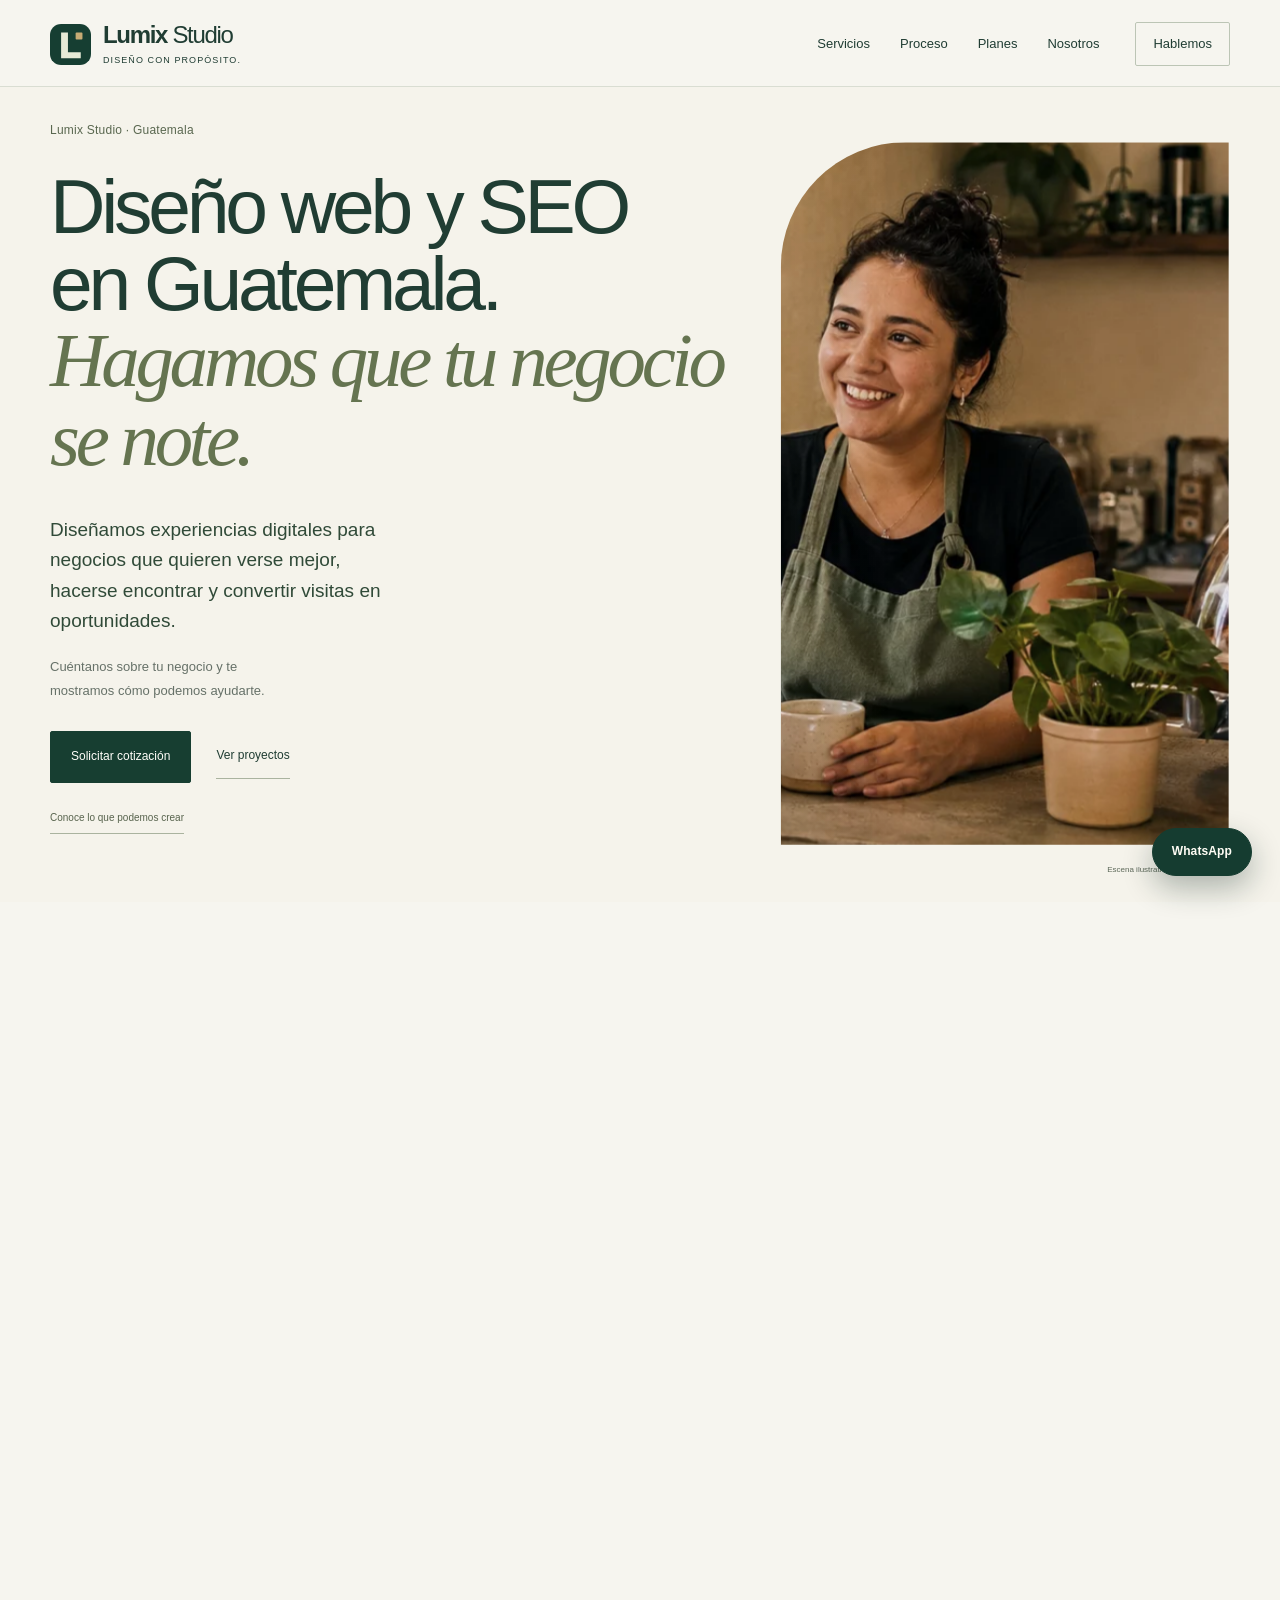
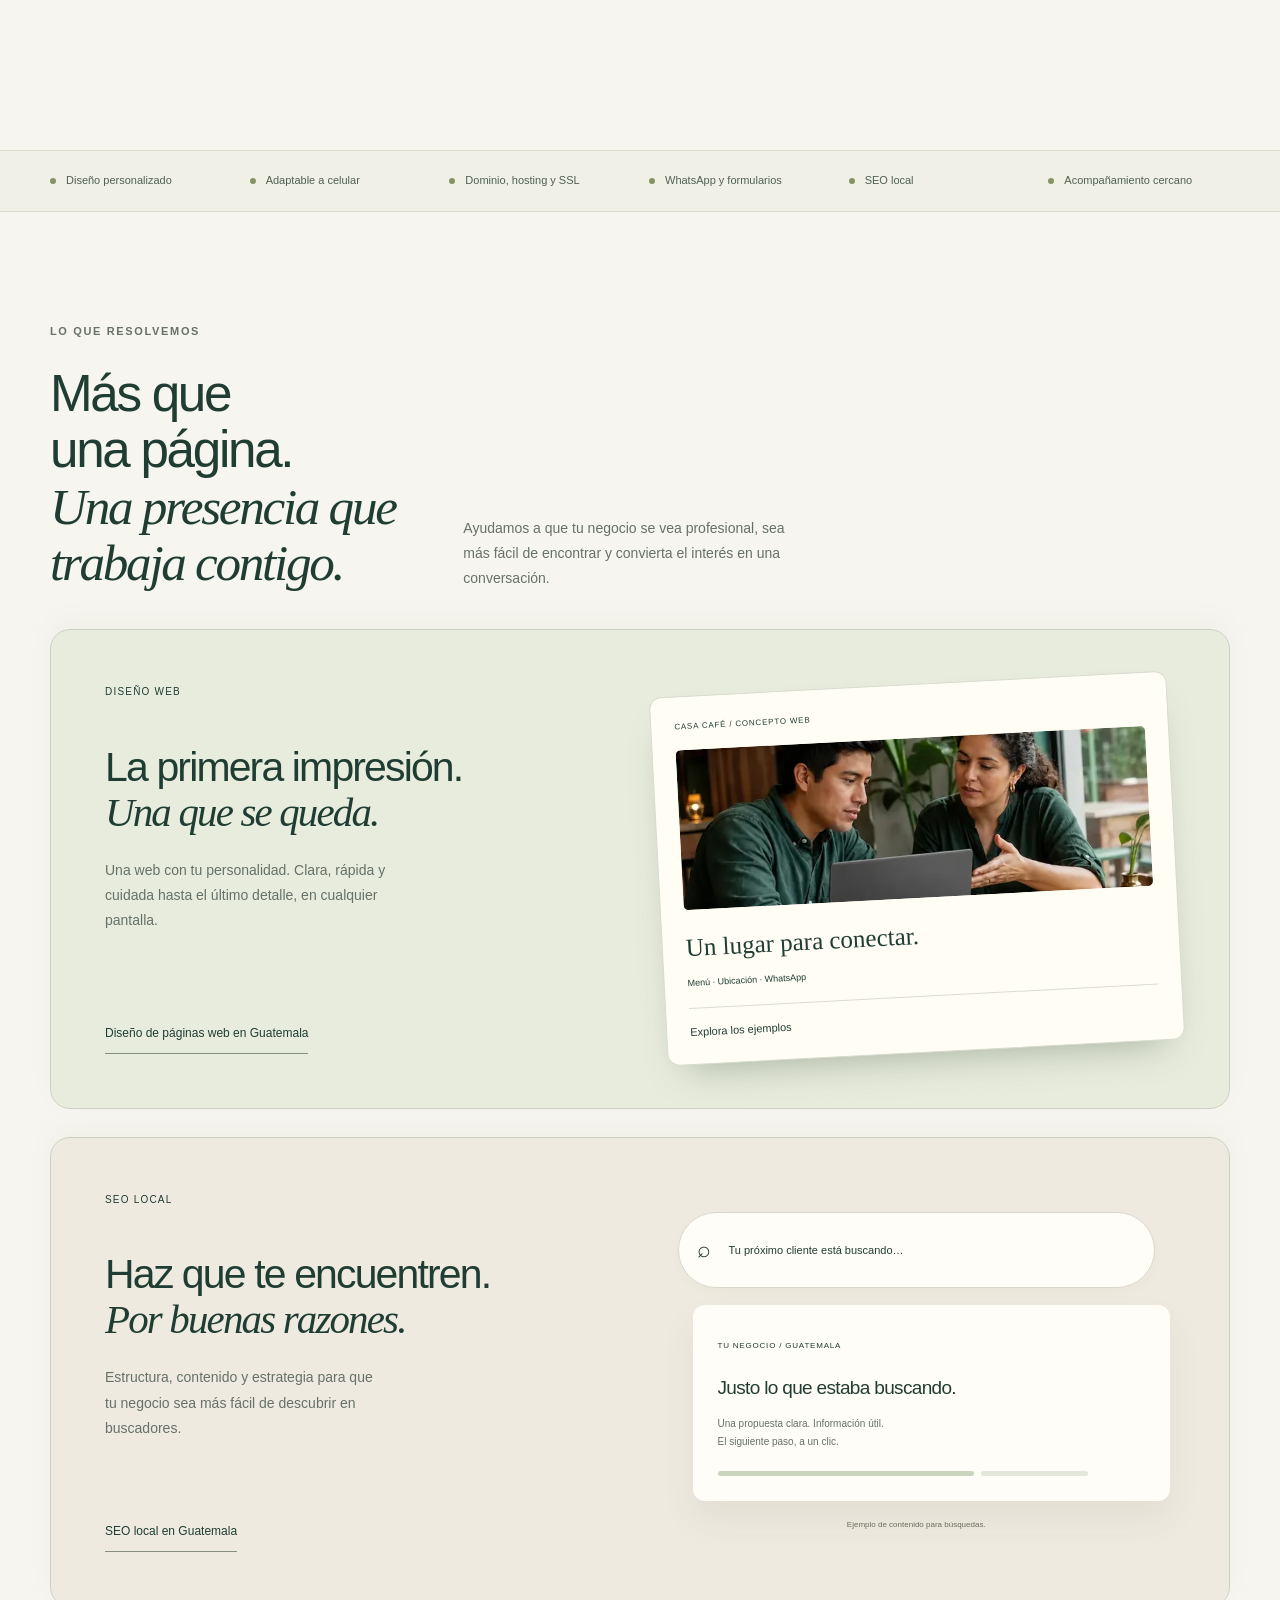
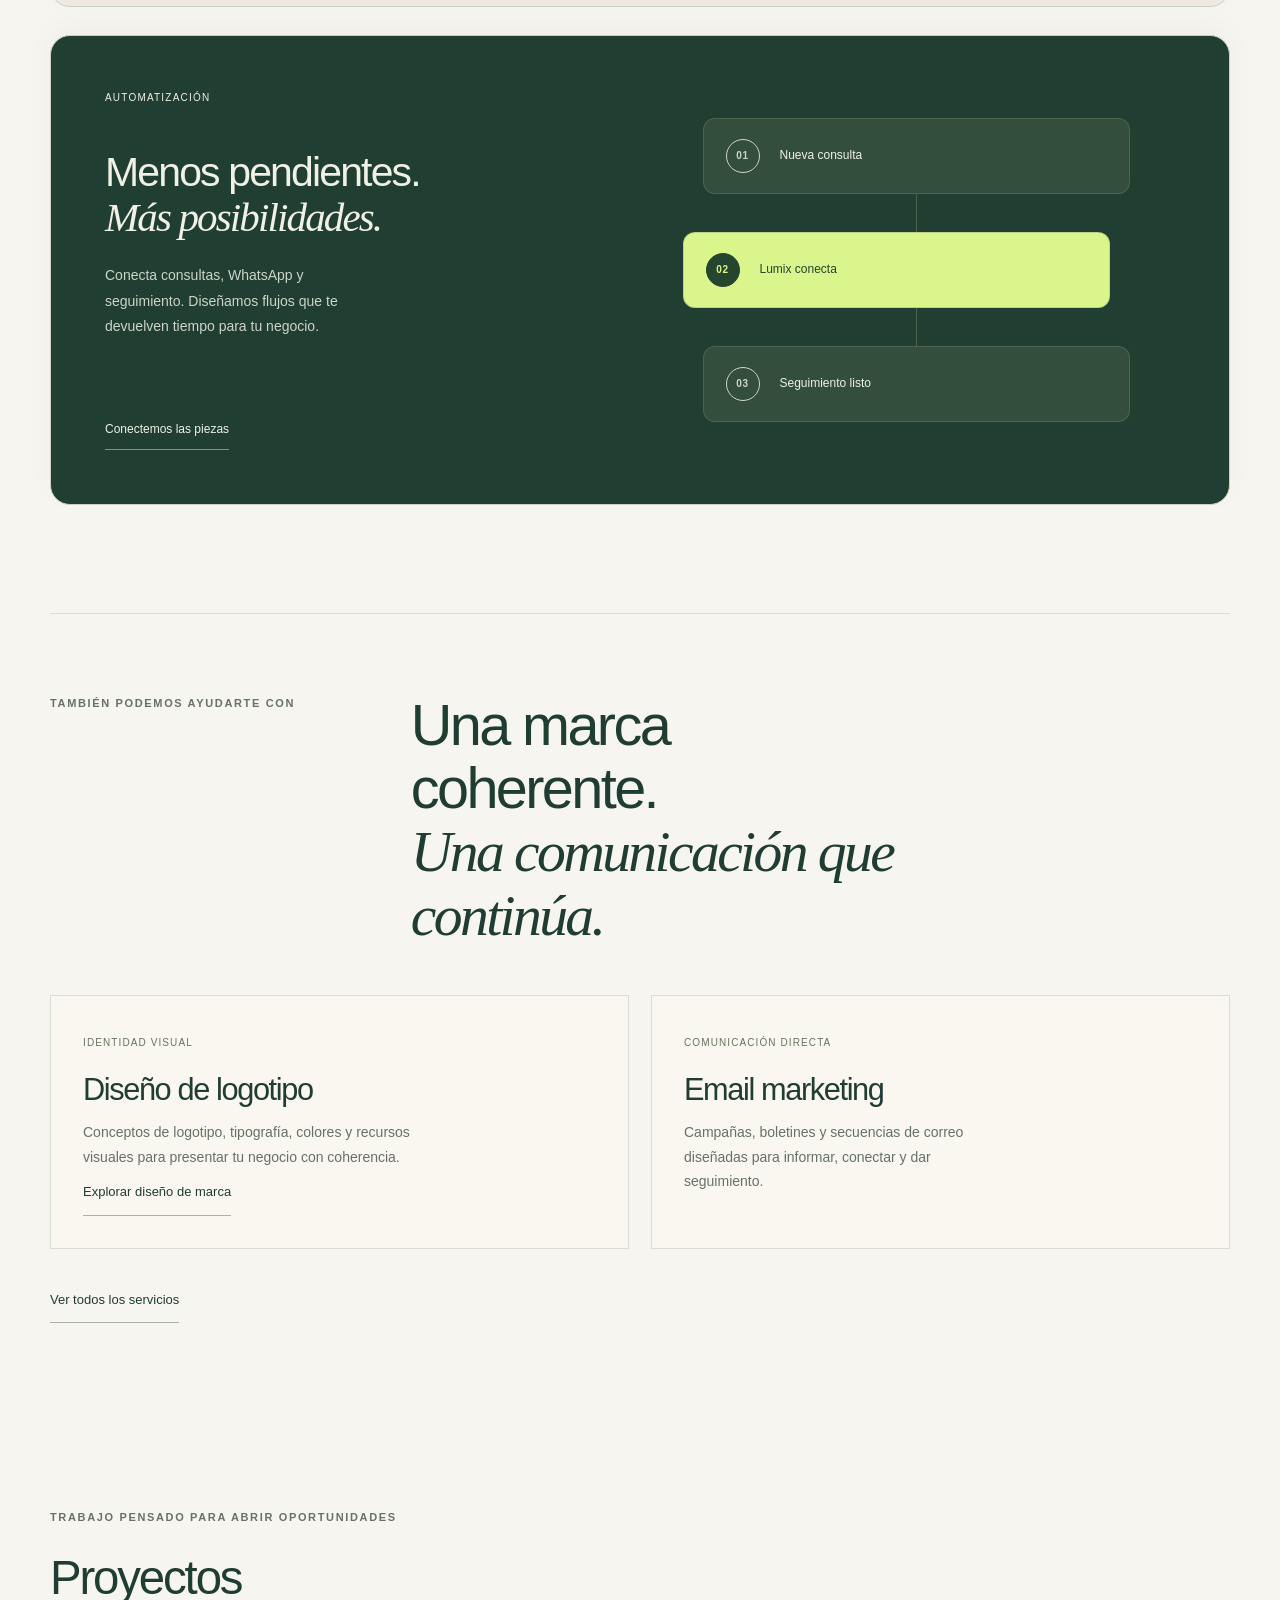
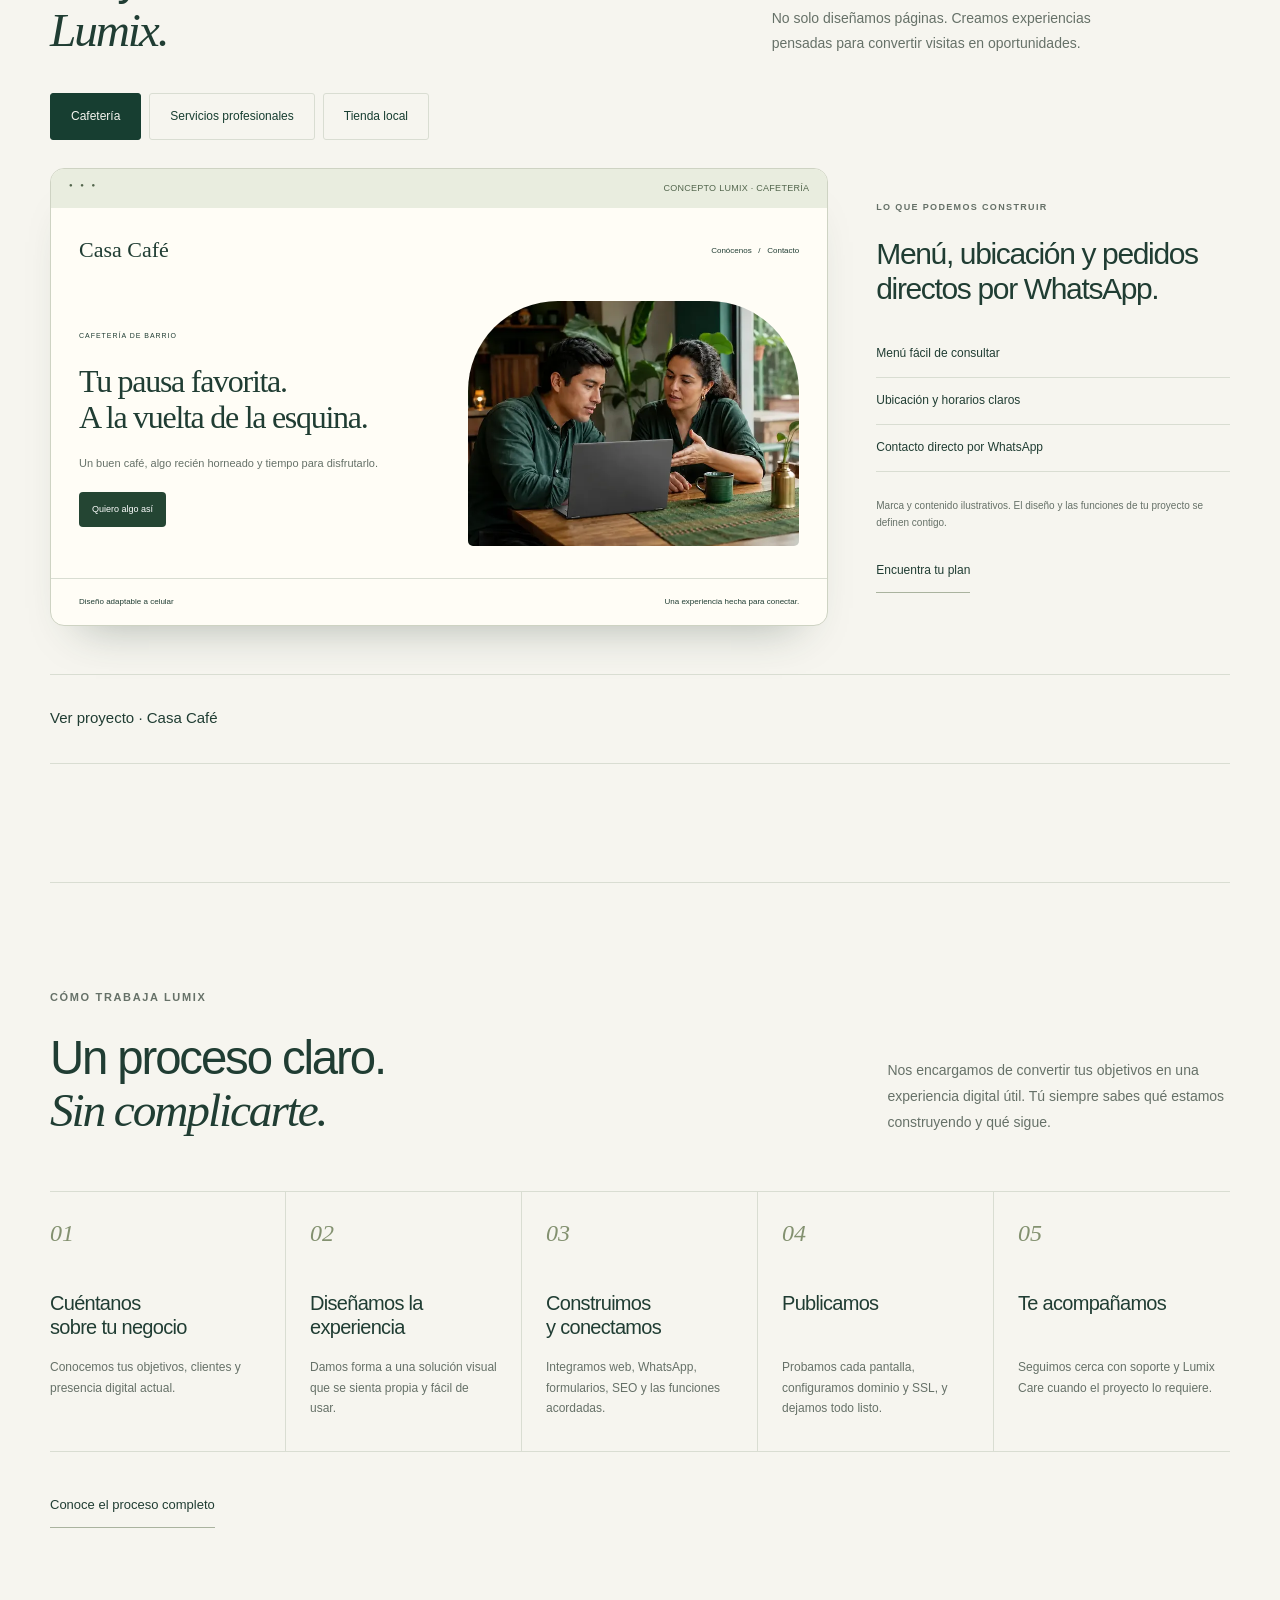
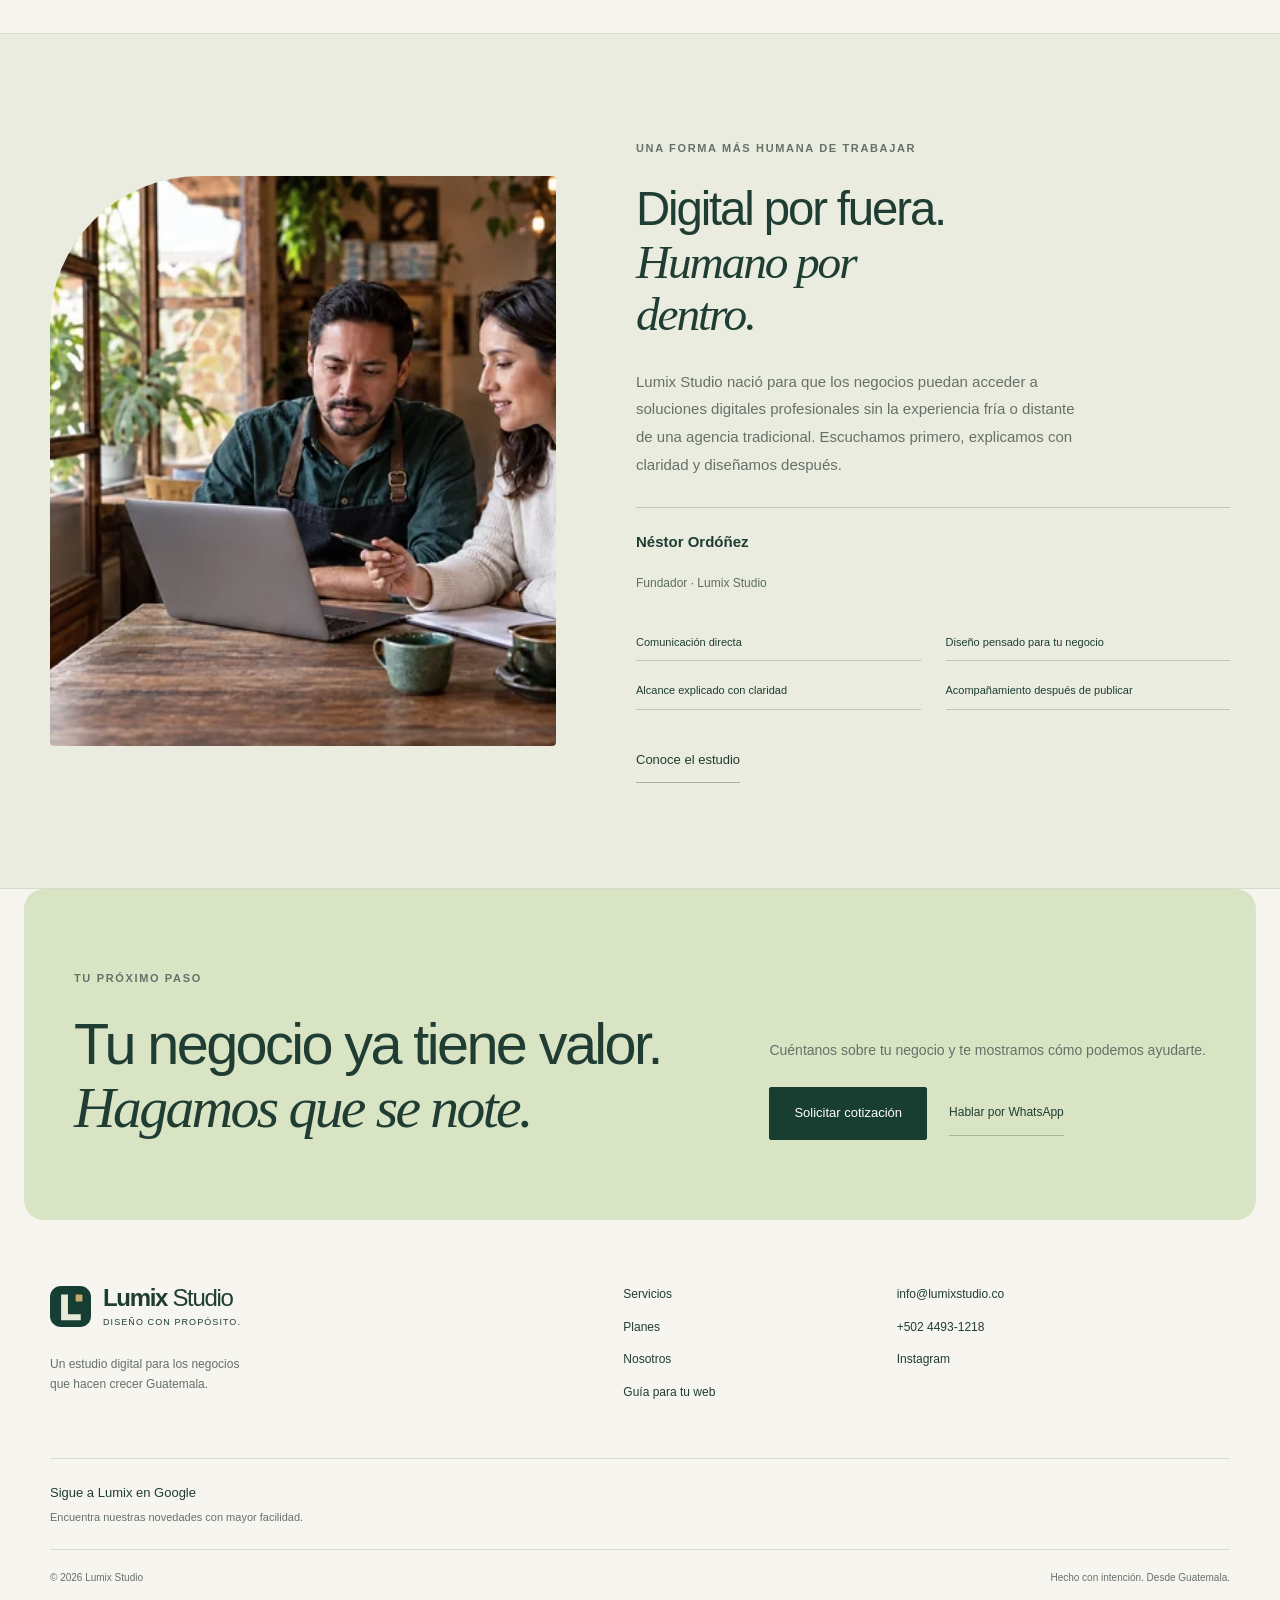
<file: index.html>
<!doctype html><html lang="es-GT"><head><meta charset="utf-8"><meta name="viewport" content="width=device-width, initial-scale=1"><title>Páginas web y SEO en Guatemala | Lumix Studio</title><meta name="description" content="Diseñamos páginas web, marcas y sistemas de marketing para que negocios en Guatemala se vean mejor, aparezcan en Google y conviertan visitas en consultas."><meta name="robots" content="index,follow,max-image-preview:large"><meta name="theme-color" content="#f6f5ef"><link rel="canonical" href="https://lumixstudio.co/"><link rel="icon" href="/favicon.svg" type="image/svg+xml"><link rel="preload" as="image" href="/assets/people-cafe-1280.webp" imagesrcset="/assets/people-cafe-mobile.webp 640w, /assets/people-cafe-1280.webp 1280w" imagesizes="100vw" fetchpriority="high"><meta property="og:type" content="website"><meta property="og:locale" content="es_GT"><meta property="og:site_name" content="Lumix Studio"><meta property="og:title" content="Páginas web y SEO en Guatemala | Lumix Studio"><meta property="og:description" content="Diseñamos páginas web, marcas y sistemas de marketing para que negocios en Guatemala se vean mejor, aparezcan en Google y conviertan visitas en consultas."><meta property="og:url" content="https://lumixstudio.co/"><meta property="og:image" content="https://lumixstudio.co/assets/og-lumix-studio.png"><meta property="og:image:width" content="1200"><meta property="og:image:height" content="630"><meta property="og:image:alt" content="Lumix Studio — diseño web, SEO y automatización en Guatemala"><meta name="twitter:card" content="summary_large_image"><meta name="twitter:title" content="Páginas web y SEO en Guatemala | Lumix Studio"><meta name="twitter:description" content="Diseñamos páginas web, marcas y sistemas de marketing para que negocios en Guatemala se vean mejor, aparezcan en Google y conviertan visitas en consultas."><meta name="twitter:image" content="https://lumixstudio.co/assets/og-lumix-studio.png"><link rel="stylesheet" href="/home.css?v=1"><script type="application/ld+json">{"@context":"https://schema.org","@graph":[{"@type":"Organization","@id":"https://lumixstudio.co/#organization","name":"Lumix Studio","url":"https://lumixstudio.co/","logo":"https://lumixstudio.co/favicon.svg","description":"Diseño web, identidad visual, email marketing, SEO local y automatización para negocios en Guatemala.","telephone":"+50244931218","email":"info@lumixstudio.co","sameAs":["https://www.instagram.com/lumixstudio.gt/"],"areaServed":{"@type":"Country","name":"Guatemala"},"founder":{"@type":"Person","name":"Néstor Ordóñez"}},{"@type":"WebSite","@id":"https://lumixstudio.co/#website","url":"https://lumixstudio.co/","name":"Lumix Studio","inLanguage":"es-GT","publisher":{"@id":"https://lumixstudio.co/#organization"}},{"@type":"WebPage","@id":"https://lumixstudio.co/#webpage","url":"https://lumixstudio.co/","name":"Páginas web y SEO en Guatemala | Lumix Studio","description":"Diseñamos páginas web, marcas y sistemas de marketing para que negocios en Guatemala se vean mejor, aparezcan en Google y conviertan visitas en consultas.","inLanguage":"es-GT","isPartOf":{"@id":"https://lumixstudio.co/#website"}}]}</script><script src="/app.js?v=5" defer></script></head><body><a class="skip" href="#contenido">Saltar al contenido</a><header class="site-header"><div class="container navigation"><a class="brand" href="/" aria-label="Lumix Studio, inicio"><svg class="brand-mark" viewBox="0 0 48 48" aria-hidden="true"><rect width="48" height="48" rx="13" fill="#163e32"/><path d="M13 10h8v23h15v7H13z" fill="#e6ead6"/><rect x="30" y="10" width="8" height="8" rx="1" fill="#c6aa74"/></svg><span>Lumix<span class="brand-light"> Studio</span><small>Diseño con propósito.</small></span></a><nav id="navigation" aria-label="Navegación principal"><a href="/servicios/" >Servicios</a><a href="/proceso/" >Proceso</a><a href="/planes/" >Planes</a><a href="/nosotros/" >Nosotros</a></nav><a class="nav-cta" href="/contacto/">Hablemos </a><button class="menu-toggle" aria-expanded="false" aria-controls="navigation" aria-label="Abrir menú">Menú <span>＋</span></button></div></header><main id="contenido"><div class="cinema-wrap"><section class="cinema-hero" aria-label="Lumix Studio, diseño para tu negocio"><figure class="cinema-photo"><img decoding="async" src="/assets/people-cafe-1280.webp" srcset="/assets/people-cafe-mobile.webp 640w, /assets/people-cafe-1280.webp 1280w" sizes="100vw" width="1280" height="853" alt="Una emprendedora recibe a una clienta en su cafetería" fetchpriority="high"></figure><div class="cinema-intro container"><p class="cinema-kicker">Lumix Studio · Guatemala</p><h1>Diseño web y SEO en Guatemala.<br><em>Hagamos que tu negocio se note.</em></h1><div class="cinema-copy"><p>Diseñamos experiencias digitales para negocios que quieren verse mejor, hacerse encontrar y convertir visitas en oportunidades.</p><p>Cuéntanos sobre tu negocio y te mostramos cómo podemos ayudarte.</p><div class="cinema-actions"><a class="btn btn-primary" href="/contacto/">Solicitar cotización</a><a class="text-link" href="#proyectos">Ver proyectos</a></div></div><a class="cinema-discover" href="#proyectos">Conoce lo que podemos crear </a></div><div class="cinema-reveal" aria-hidden="true"><p>Tan real<br>como <em>tú.</em></p></div><span class="cinema-credit">Escena ilustrativa · Lumix Studio</span></section></div><section class="conversion-trust" aria-label="Lo que incluye una solución Lumix"><div class="container"><ul><li>Diseño personalizado</li><li>Adaptable a celular</li><li>Dominio, hosting y SSL</li><li>WhatsApp y formularios</li><li>SEO local</li><li>Acompañamiento cercano</li></ul></div></section><section class="motion-services container conversion-services"><div class="section-intro"><div><span class="eyebrow">Lo que resolvemos</span><h2>Más que una página.<br><em>Una presencia que trabaja contigo.</em></h2></div><p>Ayudamos a que tu negocio se vea profesional, sea más fácil de encontrar y convierta el interés en una conversación.</p></div><div class="service-stack">
<article class="motion-card card-web"><div class="card-copy"><span class="card-index">DISEÑO WEB</span><h3>La primera impresión.<br><em>Una que se queda.</em></h3><p>Una web con tu personalidad. Clara, rápida y cuidada hasta el último detalle, en cualquier pantalla.</p><a class="card-link" href="/diseno-web-guatemala/">Diseño de páginas web en Guatemala </a></div><div class="card-demo web-demo"><a class="business-mini" href="#proyectos" aria-label="Explorar ejemplos de páginas web para pequeños negocios"><span>CASA CAFÉ / CONCEPTO WEB</span><img decoding="async" src="/assets/lumix-5-640.webp" alt="Una conversación en una cafetería de barrio" width="640" height="480" loading="lazy"><strong>Un lugar para conectar.</strong><small>Menú · Ubicación · WhatsApp</small><span class="mini-demo-action">Explora los ejemplos <b aria-hidden="true"></b></span></a></div></article>
<article class="motion-card card-seo"><div class="card-copy"><span class="card-index">SEO LOCAL</span><h3>Haz que te encuentren.<br><em>Por buenas razones.</em></h3><p>Estructura, contenido y estrategia para que tu negocio sea más fácil de descubrir en buscadores.</p><a class="card-link" href="/seo-local-guatemala/">SEO local en Guatemala </a></div><div class="card-demo search-demo" aria-label="Ejemplo ilustrativo de presencia en búsquedas"><div class="search-pill"><span>⌕</span> Tu próximo cliente está buscando…</div><div class="search-result"><small>TU NEGOCIO / GUATEMALA</small><strong>Justo lo que estaba buscando.</strong><p>Una propuesta clara. Información útil.<br>El siguiente paso, a un clic.</p><div class="result-lines"><i></i><i></i></div></div><span class="demo-footnote">Ejemplo de contenido para búsquedas.</span></div></article>
<article class="motion-card card-auto"><div class="card-copy"><span class="card-index">AUTOMATIZACIÓN</span><h3>Menos pendientes.<br><em>Más posibilidades.</em></h3><p>Conecta consultas, WhatsApp y seguimiento. Diseñamos flujos que te devuelven tiempo para tu negocio.</p><a class="card-link" href="/automatizacion/">Conectemos las piezas </a></div><div class="card-demo flow-demo" aria-label="Ejemplo de flujo de una consulta en tres pasos"><div class="flow-node"><b class="flow-step">01</b><span>Nueva consulta</span></div><div class="flow-connector"><i></i></div><div class="flow-node flow-center"><b class="flow-step">02</b><span>Lumix conecta</span></div><div class="flow-connector"><i></i></div><div class="flow-node"><b class="flow-step">03</b><span>Seguimiento listo</span></div></div></article>
</div></section><section class="supporting-services container" aria-labelledby="supporting-services-title"><div><span class="eyebrow">También podemos ayudarte con</span><h2 id="supporting-services-title">Una marca coherente.<br><em>Una comunicación que continúa.</em></h2></div><div class="supporting-services-grid"><article><span>Identidad visual</span><h3>Diseño de logotipo</h3><p>Conceptos de logotipo, tipografía, colores y recursos visuales para presentar tu negocio con coherencia.</p><a class="text-link" href="/diseno-de-marca-guatemala/">Explorar diseño de marca</a></article><article><span>Comunicación directa</span><h3>Email marketing</h3><p>Campañas, boletines y secuencias de correo diseñadas para informar, conectar y dar seguimiento.</p></article></div><a class="text-link" href="/servicios/">Ver todos los servicios</a></section><section id="proyectos" class="business-showcase container"><div class="showcase-intro"><div><span class="eyebrow">Trabajo pensado para abrir oportunidades</span><h2>Proyectos<br><em>Lumix.</em></h2></div><p>No solo diseñamos páginas. Creamos experiencias pensadas para convertir visitas en oportunidades.</p></div><div class="demo-tabs" role="group" aria-label="Elegir ejemplo de negocio"><button type="button" data-demo="cafe" aria-pressed="true" aria-controls="demo-cafe">Cafetería</button><button type="button" data-demo="servicios" aria-pressed="false" aria-controls="demo-servicios">Servicios profesionales</button><button type="button" data-demo="tienda" aria-pressed="false" aria-controls="demo-tienda">Tienda local</button></div><div class="business-demo" id="demo-cafe"><div class="demo-browser"><div class="demo-chrome"><span aria-hidden="true">● ● ●</span><span>Concepto Lumix · Cafetería</span></div><div class="demo-brand"><strong>Casa Café</strong><span>Conócenos &nbsp; / &nbsp; Contacto</span></div><div class="demo-body"><div><small>CAFETERÍA DE BARRIO</small><h3>Tu pausa favorita.<br>A la vuelta de la esquina.</h3><p>Un buen café, algo recién horneado y tiempo para disfrutarlo.</p><a href="/contacto/?servicio=Una%20web%20como%20el%20ejemplo%20de%20Cafeter%C3%ADa" class="demo-sample-link">Quiero algo así </a></div><img decoding="async" src="/assets/lumix-5-640.webp" srcset="/assets/lumix-5-640.webp 640w, /assets/lumix-5.webp 1448w" sizes="(max-width: 760px) calc(100vw - 40px), 640px" alt="Dos personas conversan sobre un negocio en una cafetería" width="1280" height="960" loading="lazy"></div><div class="demo-bottom"><span>Diseño adaptable a celular</span><span>Una experiencia hecha para conectar.</span></div></div><aside class="demo-explanation"><span class="eyebrow">Lo que podemos construir</span><h3>Menú, ubicación y pedidos directos por WhatsApp.</h3><ul><li>Menú fácil de consultar</li><li>Ubicación y horarios claros</li><li>Contacto directo por WhatsApp</li></ul><p>Marca y contenido ilustrativos. El diseño y las funciones de tu proyecto se definen contigo.</p><a class="text-link" href="/planes/">Encuentra tu plan </a></aside><details class="concept-story"><summary>Ver proyecto · Casa Café</summary><div class="concept-story-grid"><div><span>El reto</span><h3>Un menú que no se pierde entre mensajes.</h3><p>Una cafetería recibe las mismas preguntas sobre menú, horarios y ubicación. La página debe ayudar a decidir una visita desde el teléfono.</p></div><div><span>La decisión de diseño</span><p>Damos prioridad al menú, la información práctica y el contacto. La fotografía aporta cercanía; los textos cortos facilitan encontrar lo necesario.</p><span>Qué evaluaríamos</span><p>Revisaríamos consultas del menú, clics en ubicación y contactos para entender si el recorrido resulta útil.</p></div></div><p class="concept-disclosure">Estudio conceptual de Lumix. No es un proyecto de cliente ni representa resultados obtenidos.</p></details></div><div class="business-demo" id="demo-servicios"><div class="demo-browser"><div class="demo-chrome"><span aria-hidden="true">● ● ●</span><span>Concepto Lumix · Servicios profesionales</span></div><div class="demo-brand"><strong>Cerca / Estudio</strong><span>Conócenos &nbsp; / &nbsp; Contacto</span></div><div class="demo-body"><div><small>ASESORÍA PARA TU NEGOCIO</small><h3>Tus ideas, más claras.<br>Tu siguiente paso, también.</h3><p>Una conversación para entender dónde estás y hacia dónde quieres ir.</p><a href="/contacto/?servicio=Una%20web%20como%20el%20ejemplo%20de%20Servicios%20profesionales" class="demo-sample-link">Quiero algo así </a></div><img decoding="async" srcset="/assets/lumix-9-640.webp 640w, /assets/lumix-9.webp 1280w" sizes="(max-width: 760px) calc(100vw - 40px), (max-width: 1100px) 70vw, 100vw" src="/assets/lumix-9.webp" alt="Dos personas revisan una propuesta digital en una mesa de trabajo" width="1280" height="800" loading="lazy"></div><div class="demo-bottom"><span>Diseño adaptable a celular</span><span>Una experiencia hecha para conectar.</span></div></div><aside class="demo-explanation"><span class="eyebrow">Lo que podemos construir</span><h3>Servicios claros y solicitudes de consulta.</h3><ul><li>Servicios explicados con claridad</li><li>Preguntas frecuentes útiles</li><li>Solicitud de consulta</li></ul><p>Marca y contenido ilustrativos. El diseño y las funciones de tu proyecto se definen contigo.</p><a class="text-link" href="/planes/">Encuentra tu plan </a></aside><details class="concept-story"><summary>Ver proyecto · Cerca / Estudio</summary><div class="concept-story-grid"><div><span>El reto</span><h3>Una especialidad que se entiende al primer vistazo.</h3><p>Un negocio de servicios necesita explicar qué resuelve antes de pedir una reunión. Un visitante nuevo todavía no sabe si es la opción adecuada.</p></div><div><span>La decisión de diseño</span><p>Ordenamos especialidad, servicios y preguntas frecuentes antes de la solicitud de consulta. La jerarquía tipográfica ayuda a leer sin esfuerzo.</p><span>Qué evaluaríamos</span><p>Revisaríamos solicitudes de consulta y preguntas recibidas para detectar qué información todavía falta.</p></div></div><p class="concept-disclosure">Estudio conceptual de Lumix. No es un proyecto de cliente ni representa resultados obtenidos.</p></details></div><div class="business-demo" id="demo-tienda"><div class="demo-browser"><div class="demo-chrome"><span aria-hidden="true">● ● ●</span><span>Concepto Lumix · Tienda local</span></div><div class="demo-brand"><strong>Origen / Taller</strong><span>Conócenos &nbsp; / &nbsp; Contacto</span></div><div class="demo-body"><div><small>OBJETOS CON HISTORIA</small><h3>Hecho con manos.<br>Elegido con intención.</h3><p>Descubre piezas que llevan el cuidado de quienes las hacen.</p><a href="/contacto/?servicio=Una%20web%20como%20el%20ejemplo%20de%20Tienda%20local" class="demo-sample-link">Quiero algo así </a></div><img decoding="async" srcset="/assets/lumix-3-640.webp 640w, /assets/lumix-3.webp 1280w" sizes="(max-width: 760px) calc(100vw - 40px), (max-width: 1100px) 70vw, 100vw" src="/assets/lumix-3.webp" alt="Dos personas trabajan juntas en una tienda de productos artesanales" width="1280" height="800" loading="lazy"></div><div class="demo-bottom"><span>Diseño adaptable a celular</span><span>Una experiencia hecha para conectar.</span></div></div><aside class="demo-explanation"><span class="eyebrow">Lo que podemos construir</span><h3>Catálogo visual y consultas de disponibilidad.</h3><ul><li>Catálogo visual de productos</li><li>Historia y personalidad de marca</li><li>Consultas sobre disponibilidad</li></ul><p>Marca y contenido ilustrativos. El diseño y las funciones de tu proyecto se definen contigo.</p><a class="text-link" href="/planes/">Encuentra tu plan </a></aside><details class="concept-story"><summary>Ver proyecto · Origen / Taller</summary><div class="concept-story-grid"><div><span>El reto</span><h3>Un catálogo que abre una conversación.</h3><p>Una tienda local quiere mostrar sus productos sin empezar con una operación de pagos y envíos en línea.</p></div><div><span>La decisión de diseño</span><p>El concepto da protagonismo a las piezas, su historia y las consultas de disponibilidad. Un catálogo por WhatsApp puede ser un primer alcance, sin prometer una tienda completa.</p><span>Qué evaluaríamos</span><p>Revisaríamos consultas sobre productos y disponibilidad para decidir qué funciones conviene desarrollar después.</p></div></div><p class="concept-disclosure">Estudio conceptual de Lumix. No es un proyecto de cliente ni representa resultados obtenidos.</p></details></div></section><section class="lumix-process container" id="como-trabajamos"><div class="process-heading"><div><span class="eyebrow">Cómo trabaja Lumix</span><h2>Un proceso claro.<br><em>Sin complicarte.</em></h2></div><p>Nos encargamos de convertir tus objetivos en una experiencia digital útil. Tú siempre sabes qué estamos construyendo y qué sigue.</p></div><div class="process-list"><article><span class="process-number">01</span><h3>Cuéntanos sobre tu negocio</h3><p>Conocemos tus objetivos, clientes y presencia digital actual.</p></article><article><span class="process-number">02</span><h3>Diseñamos la experiencia</h3><p>Damos forma a una solución visual que se sienta propia y fácil de usar.</p></article><article><span class="process-number">03</span><h3>Construimos y conectamos</h3><p>Integramos web, WhatsApp, formularios, SEO y las funciones acordadas.</p></article><article><span class="process-number">04</span><h3>Publicamos</h3><p>Probamos cada pantalla, configuramos dominio y SSL, y dejamos todo listo.</p></article><article><span class="process-number">05</span><h3>Te acompañamos</h3><p>Seguimos cerca con soporte y Lumix Care cuando el proyecto lo requiere.</p></article></div><a class="text-link process-action" href="/proceso/">Conoce el proceso completo</a></section><section class="founder-trust"><div class="container founder-grid"><figure class="founder-visual"><img decoding="async" srcset="/assets/lumix-1-640.webp 640w, /assets/lumix-1.webp 1280w" sizes="(max-width: 760px) calc(100vw - 40px), 45vw" src="/assets/lumix-1.webp" alt="Dos personas colaboran en la presencia digital de un pequeño negocio" width="1280" height="800" loading="lazy"></figure><div class="founder-copy"><span class="eyebrow">Una forma más humana de trabajar</span><h2>Digital por fuera.<br><em>Humano por dentro.</em></h2><p>Lumix Studio nació para que los negocios puedan acceder a soluciones digitales profesionales sin la experiencia fría o distante de una agencia tradicional. Escuchamos primero, explicamos con claridad y diseñamos después.</p><div class="founder-signature"><strong>Néstor Ordóñez</strong><span>Fundador · Lumix Studio</span></div><ul class="founder-values"><li>Comunicación directa</li><li>Diseño pensado para tu negocio</li><li>Alcance explicado con claridad</li><li>Acompañamiento después de publicar</li></ul><a class="text-link" href="/nosotros/">Conoce el estudio</a></div></div></section><section class="closing conversion-closing"><div class="container closing-inner"><div><span class="eyebrow">Tu próximo paso</span><h2>Tu negocio ya tiene valor.<br><em>Hagamos que se note.</em></h2></div><div><p>Cuéntanos sobre tu negocio y te mostramos cómo podemos ayudarte.</p><div class="closing-actions"><a class="btn btn-primary" href="/contacto/">Solicitar cotización</a><a class="text-link" href="https://wa.me/50244931218?text=Hola%20Lumix%2C%20vi%20su%20p%C3%A1gina%20y%20quisiera%20informaci%C3%B3n%20para%20mejorar%20la%20presencia%20digital%20de%20mi%20negocio." target="_blank" rel="noopener noreferrer">Hablar por WhatsApp</a></div></div></div></section></main><footer><div class="container"><div class="footer-top"><div><a class="brand" href="/" aria-label="Lumix Studio, inicio"><svg class="brand-mark" viewBox="0 0 48 48" aria-hidden="true"><rect width="48" height="48" rx="13" fill="#163e32"/><path d="M13 10h8v23h15v7H13z" fill="#e6ead6"/><rect x="30" y="10" width="8" height="8" rx="1" fill="#c6aa74"/></svg><span>Lumix<span class="brand-light"> Studio</span><small>Diseño con propósito.</small></span></a><p>Un estudio digital para los negocios<br>que hacen crecer Guatemala.</p></div><div class="footer-links"><a href="/servicios/">Servicios</a><a href="/planes/">Planes</a><a href="/nosotros/">Nosotros</a><a href="/guia-pagina-web-guatemala/">Guía para tu web</a></div><div class="footer-links"><a href="mailto:info@lumixstudio.co">info@lumixstudio.co </a><a href="https://wa.me/50244931218?text=Hola%20Lumix%2C%20vi%20su%20p%C3%A1gina%20y%20quisiera%20informaci%C3%B3n%20para%20mejorar%20la%20presencia%20digital%20de%20mi%20negocio." target="_blank" rel="noopener noreferrer">+502 4493-1218 </a><a href="https://www.instagram.com/lumixstudio.gt/" target="_blank" rel="noopener noreferrer">Instagram </a></div></div><div class="preferred-source"><div class="preferred-source-copy"><strong>Sigue a Lumix en Google</strong><span>Encuentra nuestras novedades con mayor facilidad.</span></div><div class="preferred-source-control" role="group" google-add-preferred-source-btn data-theme="light" data-lang="es" aria-label="Añadir Lumix Studio como fuente preferida en Google"></div></div><div class="footer-bottom"><span>© 2026 Lumix Studio</span><span>Hecho con intención. Desde Guatemala.</span></div></div></footer><a class="wa-float" href="https://wa.me/50244931218?text=Hola%20Lumix%2C%20vi%20su%20p%C3%A1gina%20y%20quisiera%20informaci%C3%B3n%20para%20mejorar%20la%20presencia%20digital%20de%20mi%20negocio." target="_blank" rel="noopener noreferrer" aria-label="Hablar con Lumix Studio por WhatsApp"> WhatsApp</a><script>const preferredSource=document.querySelector("[google-add-preferred-source-btn]");if(preferredSource){const loadPreferredSource=()=>{if(document.querySelector("script[data-preferred-source]"))return;const script=document.createElement("script");script.src="https://news.google.com/swg/js/v1/publisher.js";script.async=true;script.dataset.preferredSource="";document.head.append(script)};if("IntersectionObserver" in window){const observer=new IntersectionObserver((entries)=>{if(entries.some(entry=>entry.isIntersecting)){observer.disconnect();loadPreferredSource()}},{rootMargin:"400px"});observer.observe(preferredSource)}else loadPreferredSource()}</script></body></html>
</file>
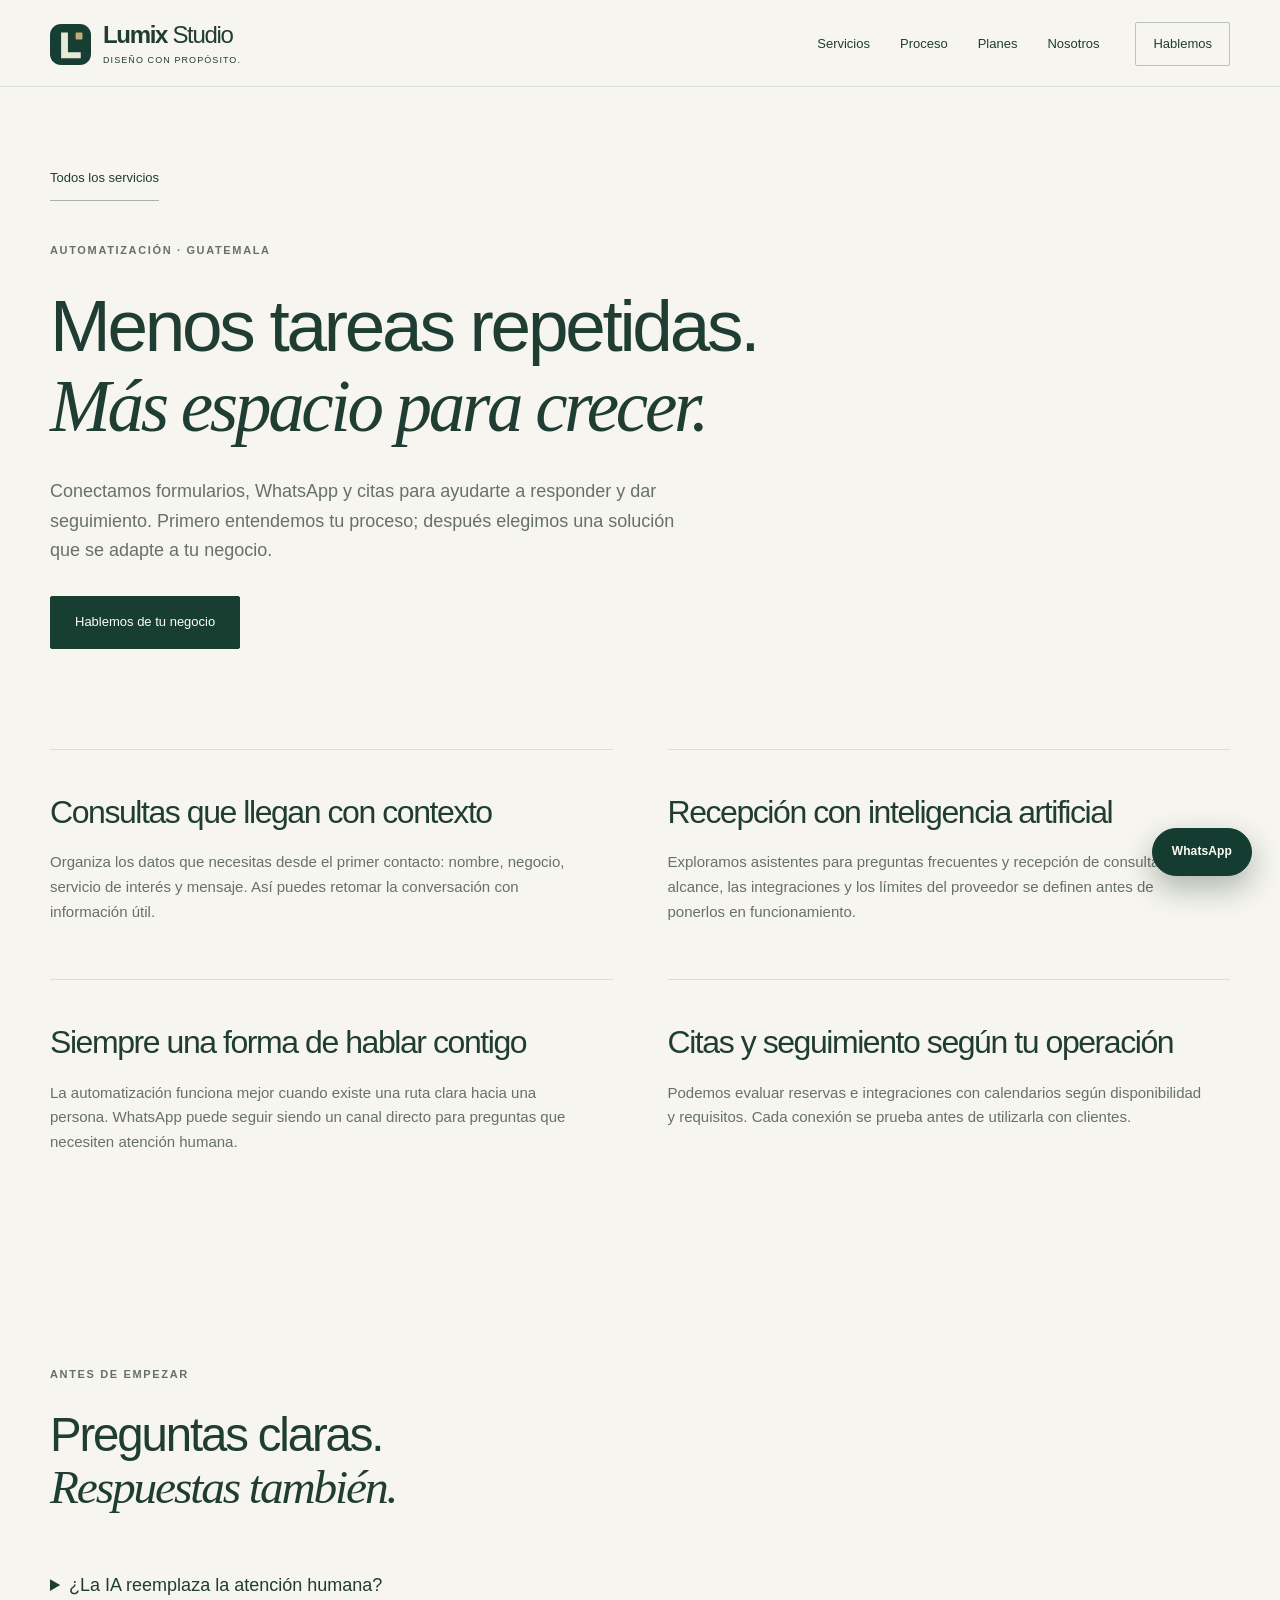
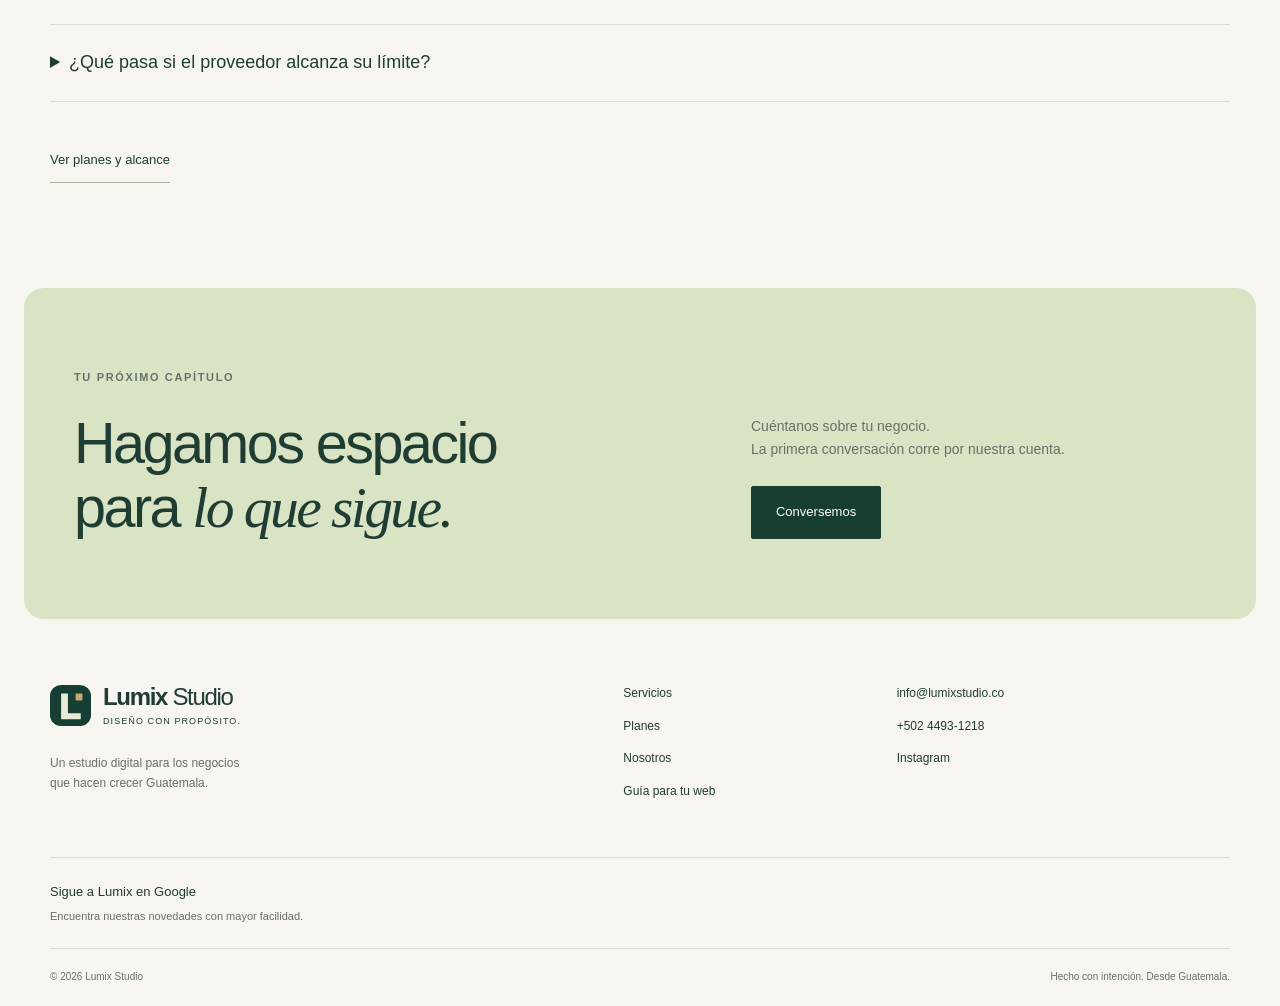
<file: automatizacion/index.html>
<!doctype html><html lang="es-GT"><head><meta charset="utf-8"><meta name="viewport" content="width=device-width, initial-scale=1"><title>Automatización para negocios en Guatemala | Lumix Studio</title><meta name="description" content="Conecta formularios, WhatsApp y citas para dar seguimiento a tus consultas. Organiza procesos y seguimiento para tu negocio con Lumix Studio."><meta name="robots" content="index,follow,max-image-preview:large"><meta name="theme-color" content="#f6f5ef"><link rel="canonical" href="https://lumixstudio.co/automatizacion/"><link rel="icon" href="/favicon.svg" type="image/svg+xml"><meta property="og:type" content="website"><meta property="og:locale" content="es_GT"><meta property="og:site_name" content="Lumix Studio"><meta property="og:title" content="Automatización para negocios en Guatemala | Lumix Studio"><meta property="og:description" content="Conecta formularios, WhatsApp y citas para dar seguimiento a tus consultas. Organiza procesos y seguimiento para tu negocio con Lumix Studio."><meta property="og:url" content="https://lumixstudio.co/automatizacion/"><meta property="og:image" content="https://lumixstudio.co/assets/og-lumix-studio.png"><meta property="og:image:width" content="1200"><meta property="og:image:height" content="630"><meta property="og:image:alt" content="Lumix Studio — diseño web, SEO y automatización en Guatemala"><meta name="twitter:card" content="summary_large_image"><meta name="twitter:title" content="Automatización para negocios en Guatemala | Lumix Studio"><meta name="twitter:description" content="Conecta formularios, WhatsApp y citas para dar seguimiento a tus consultas. Organiza procesos y seguimiento para tu negocio con Lumix Studio."><meta name="twitter:image" content="https://lumixstudio.co/assets/og-lumix-studio.png"><link rel="stylesheet" href="/styles.css?v=6"><link rel="stylesheet" href="/motion.css"><link rel="stylesheet" href="/business.css"><link rel="stylesheet" href="/people.css"><script type="application/ld+json">{"@context":"https://schema.org","@graph":[{"@type":"Organization","@id":"https://lumixstudio.co/#organization","name":"Lumix Studio","url":"https://lumixstudio.co/","logo":"https://lumixstudio.co/favicon.svg","description":"Diseño web, SEO local y automatización para negocios en Guatemala.","telephone":"+50244931218","email":"info@lumixstudio.co","sameAs":["https://www.instagram.com/lumixstudio.gt/"],"areaServed":{"@type":"Country","name":"Guatemala"},"founder":{"@type":"Person","name":"Néstor Ordóñez"}},{"@type":"WebSite","@id":"https://lumixstudio.co/#website","url":"https://lumixstudio.co/","name":"Lumix Studio","inLanguage":"es-GT","publisher":{"@id":"https://lumixstudio.co/#organization"}},{"@type":"WebPage","@id":"https://lumixstudio.co/automatizacion/#webpage","url":"https://lumixstudio.co/automatizacion/","name":"Automatización para negocios en Guatemala | Lumix Studio","description":"Conecta formularios, WhatsApp y citas para dar seguimiento a tus consultas. Organiza procesos y seguimiento para tu negocio con Lumix Studio.","inLanguage":"es-GT","isPartOf":{"@id":"https://lumixstudio.co/#website"}},{"@type":"BreadcrumbList","itemListElement":[{"@type":"ListItem","position":1,"name":"Inicio","item":"https://lumixstudio.co/"},{"@type":"ListItem","position":2,"name":"Automatización","item":"https://lumixstudio.co/automatizacion/"}]},{"@type":"Service","name":"Automatización","description":"Conectamos formularios, WhatsApp y citas para ayudarte a responder y dar seguimiento. Primero entendemos tu proceso; después elegimos una solución que se adapte a tu negocio.","url":"https://lumixstudio.co/automatizacion/","areaServed":{"@type":"Country","name":"Guatemala"},"provider":{"@id":"https://lumixstudio.co/#organization"}}]}</script><script src="/app.js?v=5" defer></script><link rel="stylesheet" href="/revision.css"><script async src="https://news.google.com/swg/js/v1/publisher.js"></script></head><body><a class="skip" href="#contenido">Saltar al contenido</a><header class="site-header"><div class="container navigation"><a class="brand" href="/" aria-label="Lumix Studio, inicio"><svg class="brand-mark" viewBox="0 0 48 48" aria-hidden="true"><rect width="48" height="48" rx="13" fill="#163e32"/><path d="M13 10h8v23h15v7H13z" fill="#e6ead6"/><rect x="30" y="10" width="8" height="8" rx="1" fill="#c6aa74"/></svg><span>Lumix<span class="brand-light"> Studio</span><small>Diseño con propósito.</small></span></a><nav id="navigation" aria-label="Navegación principal"><a href="/servicios/" >Servicios</a><a href="/proceso/" >Proceso</a><a href="/planes/" >Planes</a><a href="/nosotros/" >Nosotros</a></nav><a class="nav-cta" href="/contacto/">Hablemos </a><button class="menu-toggle" aria-expanded="false" aria-controls="navigation" aria-label="Abrir menú">Menú <span>＋</span></button></div></header><main id="contenido"><section class="detail-hero container"><a class="text-link" href="/servicios/"> Todos los servicios</a><span class="eyebrow">Automatización · Guatemala</span><h1>Menos tareas repetidas.<br><em>Más espacio para crecer.</em></h1><p>Conectamos formularios, WhatsApp y citas para ayudarte a responder y dar seguimiento. Primero entendemos tu proceso; después elegimos una solución que se adapte a tu negocio.</p><a class="btn btn-primary" href="/contacto/?servicio=Automatizaci%C3%B3n">Hablemos de tu negocio </a></section><section class="section container detail-grid"><article><h2>Consultas que llegan con contexto</h2><p>Organiza los datos que necesitas desde el primer contacto: nombre, negocio, servicio de interés y mensaje. Así puedes retomar la conversación con información útil.</p></article><article><h2>Recepción con inteligencia artificial</h2><p>Exploramos asistentes para preguntas frecuentes y recepción de consultas. El alcance, las integraciones y los límites del proveedor se definen antes de ponerlos en funcionamiento.</p></article><article><h2>Siempre una forma de hablar contigo</h2><p>La automatización funciona mejor cuando existe una ruta clara hacia una persona. WhatsApp puede seguir siendo un canal directo para preguntas que necesiten atención humana.</p></article><article><h2>Citas y seguimiento según tu operación</h2><p>Podemos evaluar reservas e integraciones con calendarios según disponibilidad y requisitos. Cada conexión se prueba antes de utilizarla con clientes.</p></article></section><section class="section container"><span class="eyebrow">Antes de empezar</span><h2>Preguntas claras.<br><em>Respuestas también.</em></h2><div class="detail-faq"><details><summary>¿La IA reemplaza la atención humana?</summary><p>El objetivo es apoyar la recepción y las tareas repetitivas. Las consultas que requieren criterio o atención personal deben tener un camino claro hacia tu equipo.</p></details><details><summary>¿Qué pasa si el proveedor alcanza su límite?</summary><p>Los servicios de terceros pueden tener cuotas y costos. Definimos el alcance y una alternativa de contacto para que el negocio tenga una ruta de atención adicional.</p></details></div><a class="text-link" href="/planes/">Ver planes y alcance </a></section><section class="closing"><div class="container closing-inner"><div><span class="eyebrow">Tu próximo capítulo</span><h2>Hagamos espacio<br>para <em>lo que sigue.</em></h2></div><div><p>Cuéntanos sobre tu negocio.<br>La primera conversación corre por nuestra cuenta.</p><a class="btn btn-primary" href="/contacto/">Conversemos </a></div></div></section></main><footer><div class="container"><div class="footer-top"><div><a class="brand" href="/" aria-label="Lumix Studio, inicio"><svg class="brand-mark" viewBox="0 0 48 48" aria-hidden="true"><rect width="48" height="48" rx="13" fill="#163e32"/><path d="M13 10h8v23h15v7H13z" fill="#e6ead6"/><rect x="30" y="10" width="8" height="8" rx="1" fill="#c6aa74"/></svg><span>Lumix<span class="brand-light"> Studio</span><small>Diseño con propósito.</small></span></a><p>Un estudio digital para los negocios<br>que hacen crecer Guatemala.</p></div><div class="footer-links"><a href="/servicios/">Servicios</a><a href="/planes/">Planes</a><a href="/nosotros/">Nosotros</a><a href="/guia-pagina-web-guatemala/">Guía para tu web</a></div><div class="footer-links"><a href="mailto:info@lumixstudio.co">info@lumixstudio.co </a><a href="https://wa.me/50244931218?text=Hola%20Lumix%2C%20vi%20su%20p%C3%A1gina%20y%20quisiera%20informaci%C3%B3n%20para%20mejorar%20la%20presencia%20digital%20de%20mi%20negocio." target="_blank" rel="noopener noreferrer">+502 4493-1218 </a><a href="https://www.instagram.com/lumixstudio.gt/" target="_blank" rel="noopener noreferrer">Instagram </a></div></div><div class="preferred-source"><div class="preferred-source-copy"><strong>Sigue a Lumix en Google</strong><span>Encuentra nuestras novedades con mayor facilidad.</span></div><div class="preferred-source-control" google-add-preferred-source-btn data-theme="light" data-lang="es" aria-label="Añadir Lumix Studio como fuente preferida en Google"></div></div><div class="footer-bottom"><span>© 2026 Lumix Studio</span><span>Hecho con intención. Desde Guatemala.</span></div></div></footer><a class="wa-float" href="https://wa.me/50244931218?text=Hola%20Lumix%2C%20vi%20su%20p%C3%A1gina%20y%20quisiera%20informaci%C3%B3n%20para%20mejorar%20la%20presencia%20digital%20de%20mi%20negocio." target="_blank" rel="noopener noreferrer" aria-label="Hablar con Lumix Studio por WhatsApp"> WhatsApp</a></body></html>
</file>
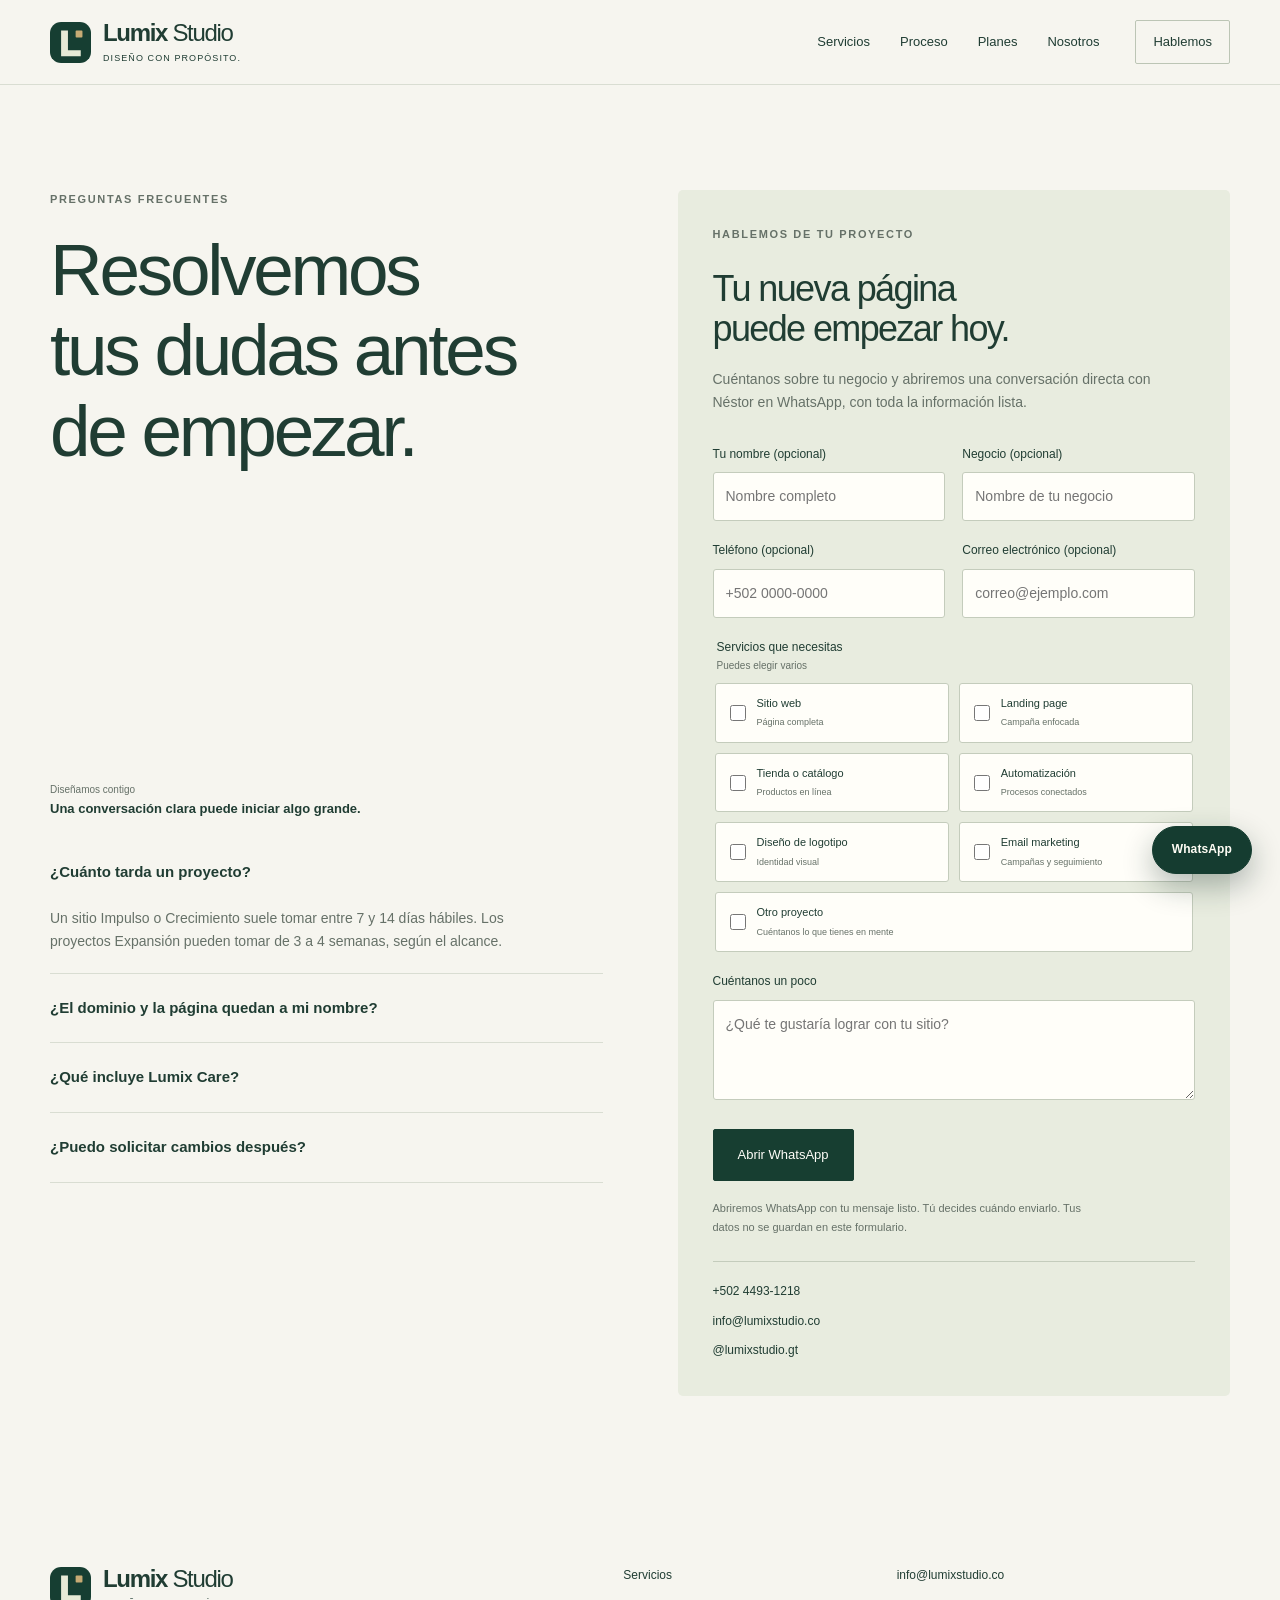
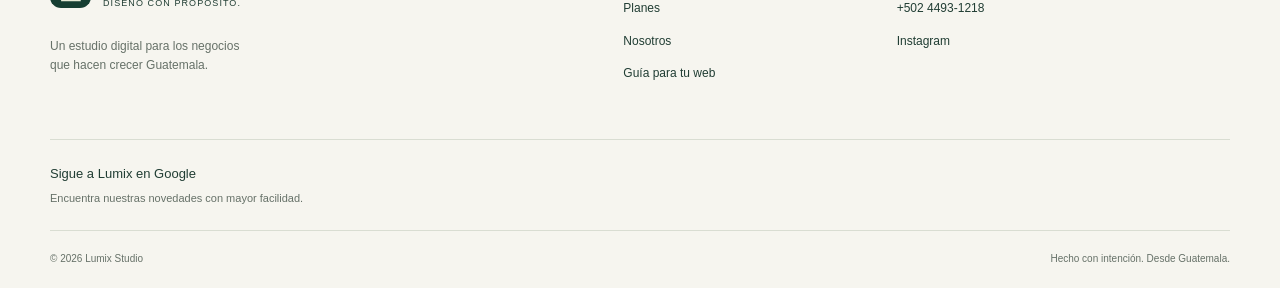
<file: contacto/index.html>
<!doctype html><html lang="es-GT"><head><meta charset="utf-8"><meta name="viewport" content="width=device-width, initial-scale=1"><title>Cotiza tu página web en Guatemala | Lumix Studio</title><meta name="description" content="Cuéntanos qué necesita tu negocio. Contacta a Néstor en Lumix Studio por WhatsApp o correo para conversar sobre diseño web, SEO y automatización."><meta name="robots" content="index,follow,max-image-preview:large"><meta name="theme-color" content="#f6f5ef"><link rel="canonical" href="https://lumixstudio.co/contacto/"><link rel="icon" href="/favicon.svg" type="image/svg+xml"><meta property="og:type" content="website"><meta property="og:locale" content="es_GT"><meta property="og:site_name" content="Lumix Studio"><meta property="og:title" content="Cotiza tu página web en Guatemala | Lumix Studio"><meta property="og:description" content="Cuéntanos qué necesita tu negocio. Contacta a Néstor en Lumix Studio por WhatsApp o correo para conversar sobre diseño web, SEO y automatización."><meta property="og:url" content="https://lumixstudio.co/contacto/"><meta property="og:image" content="https://lumixstudio.co/assets/og-lumix-studio.png"><meta property="og:image:width" content="1200"><meta property="og:image:height" content="630"><meta property="og:image:alt" content="Lumix Studio — diseño web, SEO y automatización en Guatemala"><meta name="twitter:card" content="summary_large_image"><meta name="twitter:title" content="Cotiza tu página web en Guatemala | Lumix Studio"><meta name="twitter:description" content="Cuéntanos qué necesita tu negocio. Contacta a Néstor en Lumix Studio por WhatsApp o correo para conversar sobre diseño web, SEO y automatización."><meta name="twitter:image" content="https://lumixstudio.co/assets/og-lumix-studio.png"><link rel="stylesheet" href="/styles.css?v=6"><link rel="stylesheet" href="/motion.css"><link rel="stylesheet" href="/business.css"><link rel="stylesheet" href="/people.css"><script type="application/ld+json">{"@context":"https://schema.org","@graph":[{"@type":"Organization","@id":"https://lumixstudio.co/#organization","name":"Lumix Studio","url":"https://lumixstudio.co/","logo":"https://lumixstudio.co/favicon.svg","description":"Diseño web, SEO local y automatización para negocios en Guatemala.","telephone":"+50244931218","email":"info@lumixstudio.co","sameAs":["https://www.instagram.com/lumixstudio.gt/"],"areaServed":{"@type":"Country","name":"Guatemala"},"founder":{"@type":"Person","name":"Néstor Ordóñez"}},{"@type":"WebSite","@id":"https://lumixstudio.co/#website","url":"https://lumixstudio.co/","name":"Lumix Studio","inLanguage":"es-GT","publisher":{"@id":"https://lumixstudio.co/#organization"}},{"@type":"WebPage","@id":"https://lumixstudio.co/contacto/#webpage","url":"https://lumixstudio.co/contacto/","name":"Cotiza tu página web en Guatemala | Lumix Studio","description":"Cuéntanos qué necesita tu negocio. Contacta a Néstor en Lumix Studio por WhatsApp o correo para conversar sobre diseño web, SEO y automatización.","inLanguage":"es-GT","isPartOf":{"@id":"https://lumixstudio.co/#website"}},{"@type":"BreadcrumbList","itemListElement":[{"@type":"ListItem","position":1,"name":"Inicio","item":"https://lumixstudio.co/"},{"@type":"ListItem","position":2,"name":"Contacto","item":"https://lumixstudio.co/contacto/"}]}]}</script><script src="/app.js?v=6" defer></script><link rel="stylesheet" href="/revision.css"><script async src="https://news.google.com/swg/js/v1/publisher.js"></script></head><body><a class="skip" href="#contenido">Saltar al contenido</a><header class="site-header"><div class="container navigation"><a class="brand" href="/" aria-label="Lumix Studio, inicio"><svg class="brand-mark" viewBox="0 0 48 48" aria-hidden="true"><rect width="48" height="48" rx="13" fill="#163e32"/><path d="M13 10h8v23h15v7H13z" fill="#e6ead6"/><rect x="30" y="10" width="8" height="8" rx="1" fill="#c6aa74"/></svg><span>Lumix<span class="brand-light"> Studio</span><small>Diseño con propósito.</small></span></a><nav id="navigation" aria-label="Navegación principal"><a href="/servicios/" >Servicios</a><a href="/proceso/" >Proceso</a><a href="/planes/" >Planes</a><a href="/nosotros/" >Nosotros</a></nav><a class="nav-cta" href="/contacto/">Hablemos </a><button class="menu-toggle" aria-expanded="false" aria-controls="navigation" aria-label="Abrir menú">Menú <span>＋</span></button></div></header><main id="contenido"><div class="subpage">
    <section class="section section-soft">
      <div class="container faq-contact">
        <div>
          <div class="section-title reveal"><span class="eyebrow">Preguntas frecuentes</span><h1>Resolvemos tus dudas antes de empezar.</h1></div>
          <div class="contact-visual reveal" id="contactVisual">
            <img srcset="/assets/lumix-10-640.webp 640w, /assets/lumix-10.webp 1200w" sizes="(max-width: 760px) calc(100vw - 40px), (max-width: 1100px) 70vw, 100vw" src="/assets/lumix-10.webp" alt="Emprendedores conversando sobre el diseño de su nueva página web" loading="lazy" width="1200" height="800" decoding="async">
            <div class="contact-visual-copy"><small>Diseñamos contigo</small><strong>Una conversación clara puede iniciar algo grande.</strong></div>
          </div>
          <div class="faq-list">
            <article class="faq-item open"><button class="faq-question" type="button" aria-expanded="true"><strong>¿Cuánto tarda un proyecto?</strong></button><div class="faq-answer"><div><p>Un sitio Impulso o Crecimiento suele tomar entre 7 y 14 días hábiles. Los proyectos Expansión pueden tomar de 3 a 4 semanas, según el alcance.</p></div></div></article>
            <article class="faq-item"><button class="faq-question" type="button" aria-expanded="false"><strong>¿El dominio y la página quedan a mi nombre?</strong></button><div class="faq-answer"><div><p>Sí. El dominio y tu sitio quedan a tu nombre. Lumix Studio se encarga del diseño, desarrollo, publicación y soporte.</p></div></div></article>
            <article class="faq-item"><button class="faq-question" type="button" aria-expanded="false"><strong>¿Qué incluye Lumix Care?</strong></button><div class="faq-answer"><div><p>Hosting seguro, SSL, copias de seguridad, monitoreo, actualizaciones y soporte técnico continuo para mantener tu inversión protegida.</p></div></div></article>
            <article class="faq-item"><button class="faq-question" type="button" aria-expanded="false"><strong>¿Puedo solicitar cambios después?</strong></button><div class="faq-answer"><div><p>Sí. Lumix Care incluye pequeños cambios mensuales. Las secciones nuevas o cambios mayores se cotizan por separado.</p></div></div></article>
          </div>
        </div>

        <aside class="contact-card reveal">
          <span class="eyebrow">Hablemos de tu proyecto</span>
          <h2>Tu nueva página puede empezar hoy.</h2>
          <p>Cuéntanos sobre tu negocio y abriremos una conversación directa con Néstor en WhatsApp, con toda la información lista.</p>
          <form class="contact-form" id="contactForm" action="/contacto/" name="contacto-lumix" method="GET"  netlify-honeypot="bot-field">
            <input type="hidden" name="form-name" value="contacto-lumix">
            <p hidden><label>No llenar: <input name="bot-field"></label></p>
            <div class="form-row">
              <div class="field"><label for="name">Tu nombre <span>(opcional)</span></label><input id="name" name="nombre" autocomplete="name" placeholder="Nombre completo"></div>
              <div class="field"><label for="business">Negocio <span>(opcional)</span></label><input id="business" name="negocio" placeholder="Nombre de tu negocio"></div>
            </div>
            <div class="form-row">
              <div class="field"><label for="phone">Teléfono <span>(opcional)</span></label><input id="phone" name="telefono" type="tel" autocomplete="tel" inputmode="tel" pattern="[0-9+() -]{8,20}" placeholder="+502 0000-0000"></div>
              <div class="field"><label for="email">Correo electrónico <span>(opcional)</span></label><input id="email" name="email" type="email" autocomplete="email" inputmode="email" placeholder="correo@ejemplo.com"></div>
            </div>
            <fieldset class="field service-picker" id="servicePicker">
              <legend>Servicios que necesitas <span>Puedes elegir varios</span></legend>
              <div class="service-choice-grid">
                <label class="service-choice"><input type="checkbox" name="servicio" value="Sitio web"><span class="service-choice-card"><span class="service-choice-icon"></span><span class="service-choice-copy"><strong>Sitio web</strong><small>Página completa</small></span></span></label>
                <label class="service-choice"><input type="checkbox" name="servicio" value="Landing page"><span class="service-choice-card"><span class="service-choice-icon"></span><span class="service-choice-copy"><strong>Landing page</strong><small>Campaña enfocada</small></span></span></label>
                <label class="service-choice"><input type="checkbox" name="servicio" value="Tienda o catálogo"><span class="service-choice-card"><span class="service-choice-icon"></span><span class="service-choice-copy"><strong>Tienda o catálogo</strong><small>Productos en línea</small></span></span></label>
                <label class="service-choice"><input type="checkbox" name="servicio" value="Automatización"><span class="service-choice-card"><span class="service-choice-icon"></span><span class="service-choice-copy"><strong>Automatización</strong><small>Procesos conectados</small></span></span></label>
                <label class="service-choice"><input type="checkbox" name="servicio" value="Diseño de logotipo"><span class="service-choice-card"><span class="service-choice-icon"></span><span class="service-choice-copy"><strong>Diseño de logotipo</strong><small>Identidad visual</small></span></span></label><label class="service-choice"><input type="checkbox" name="servicio" value="Email marketing"><span class="service-choice-card"><span class="service-choice-icon"></span><span class="service-choice-copy"><strong>Email marketing</strong><small>Campañas y seguimiento</small></span></span></label><label class="service-choice service-choice-wide"><input type="checkbox" name="servicio" value="Otro"><span class="service-choice-card"><span class="service-choice-icon"></span><span class="service-choice-copy"><strong>Otro proyecto</strong><small>Cuéntanos lo que tienes en mente</small></span></span></label>
              </div>
            </fieldset>
            <div class="field"><label for="message">Cuéntanos un poco</label><textarea id="message" name="mensaje" placeholder="¿Qué te gustaría lograr con tu sitio?"></textarea></div>
            <button class="btn btn-primary" type="submit">Abrir WhatsApp</button>
            <p class="form-note">Abriremos WhatsApp con tu mensaje listo. Tú decides cuándo enviarlo. Tus datos no se guardan en este formulario.</p>
          </form>
          <div class="contact-links">
            <a id="directWa" href="https://wa.me/50244931218?text=Hola%20Lumix%2C%20vi%20su%20p%C3%A1gina%20y%20quisiera%20informaci%C3%B3n%20para%20mejorar%20la%20presencia%20digital%20de%20mi%20negocio." target="_blank" rel="noopener noreferrer">+502 4493-1218</a>
            <a href="mailto:info@lumixstudio.co">info@lumixstudio.co</a>
            <a href="https://www.instagram.com/lumixstudio.gt/" target="_blank" rel="noopener noreferrer" aria-label="Seguir a Lumix Studio en Instagram">@lumixstudio.gt</a>
          </div>
        </aside>
      </div>
    </section></div></main><footer><div class="container"><div class="footer-top"><div><a class="brand" href="/" aria-label="Lumix Studio, inicio"><svg class="brand-mark" viewBox="0 0 48 48" aria-hidden="true"><rect width="48" height="48" rx="13" fill="#163e32"/><path d="M13 10h8v23h15v7H13z" fill="#e6ead6"/><rect x="30" y="10" width="8" height="8" rx="1" fill="#c6aa74"/></svg><span>Lumix<span class="brand-light"> Studio</span><small>Diseño con propósito.</small></span></a><p>Un estudio digital para los negocios<br>que hacen crecer Guatemala.</p></div><div class="footer-links"><a href="/servicios/">Servicios</a><a href="/planes/">Planes</a><a href="/nosotros/">Nosotros</a><a href="/guia-pagina-web-guatemala/">Guía para tu web</a></div><div class="footer-links"><a href="mailto:info@lumixstudio.co">info@lumixstudio.co </a><a href="https://wa.me/50244931218?text=Hola%20Lumix%2C%20vi%20su%20p%C3%A1gina%20y%20quisiera%20informaci%C3%B3n%20para%20mejorar%20la%20presencia%20digital%20de%20mi%20negocio." target="_blank" rel="noopener noreferrer">+502 4493-1218 </a><a href="https://www.instagram.com/lumixstudio.gt/" target="_blank" rel="noopener noreferrer">Instagram </a></div></div><div class="preferred-source"><div class="preferred-source-copy"><strong>Sigue a Lumix en Google</strong><span>Encuentra nuestras novedades con mayor facilidad.</span></div><div class="preferred-source-control" google-add-preferred-source-btn data-theme="light" data-lang="es" aria-label="Añadir Lumix Studio como fuente preferida en Google"></div></div><div class="footer-bottom"><span>© 2026 Lumix Studio</span><span>Hecho con intención. Desde Guatemala.</span></div></div></footer><a class="wa-float" href="https://wa.me/50244931218?text=Hola%20Lumix%2C%20vi%20su%20p%C3%A1gina%20y%20quisiera%20informaci%C3%B3n%20para%20mejorar%20la%20presencia%20digital%20de%20mi%20negocio." target="_blank" rel="noopener noreferrer" aria-label="Hablar con Lumix Studio por WhatsApp"> WhatsApp</a></body></html>
</file>
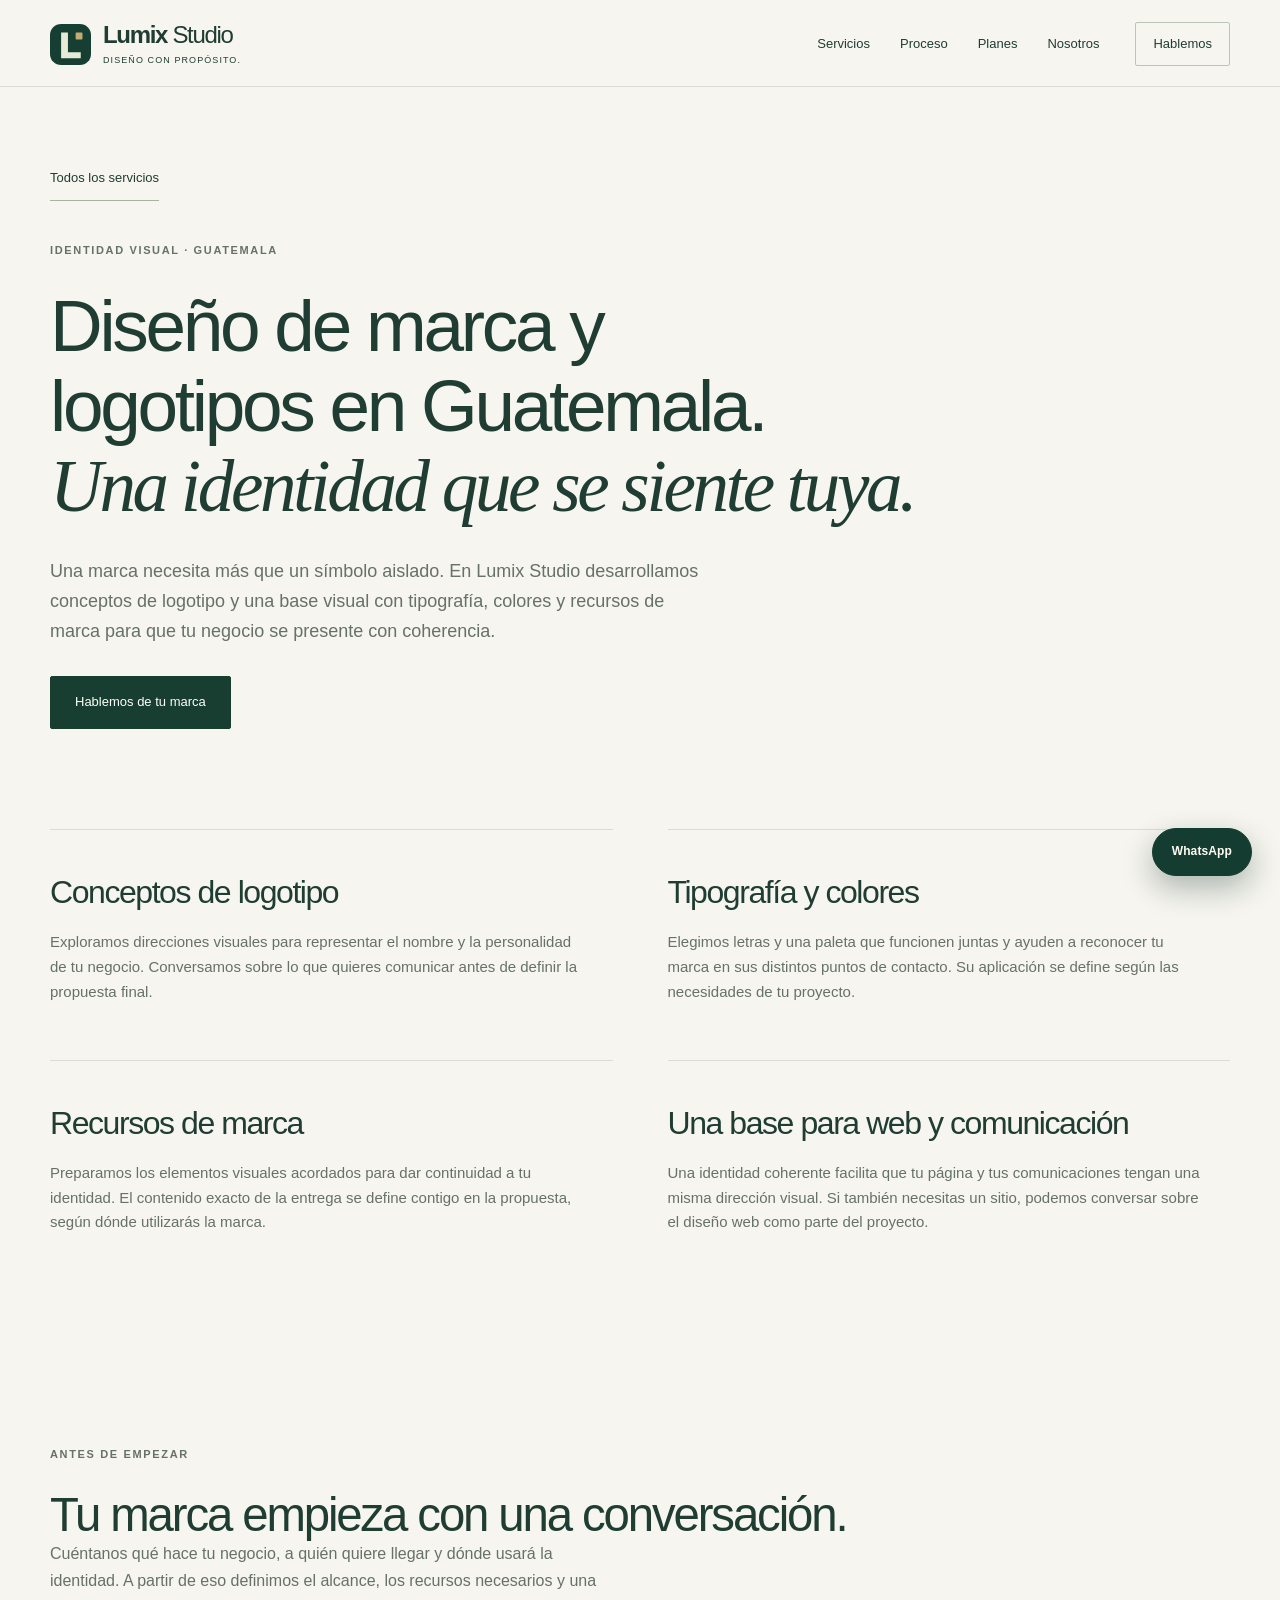
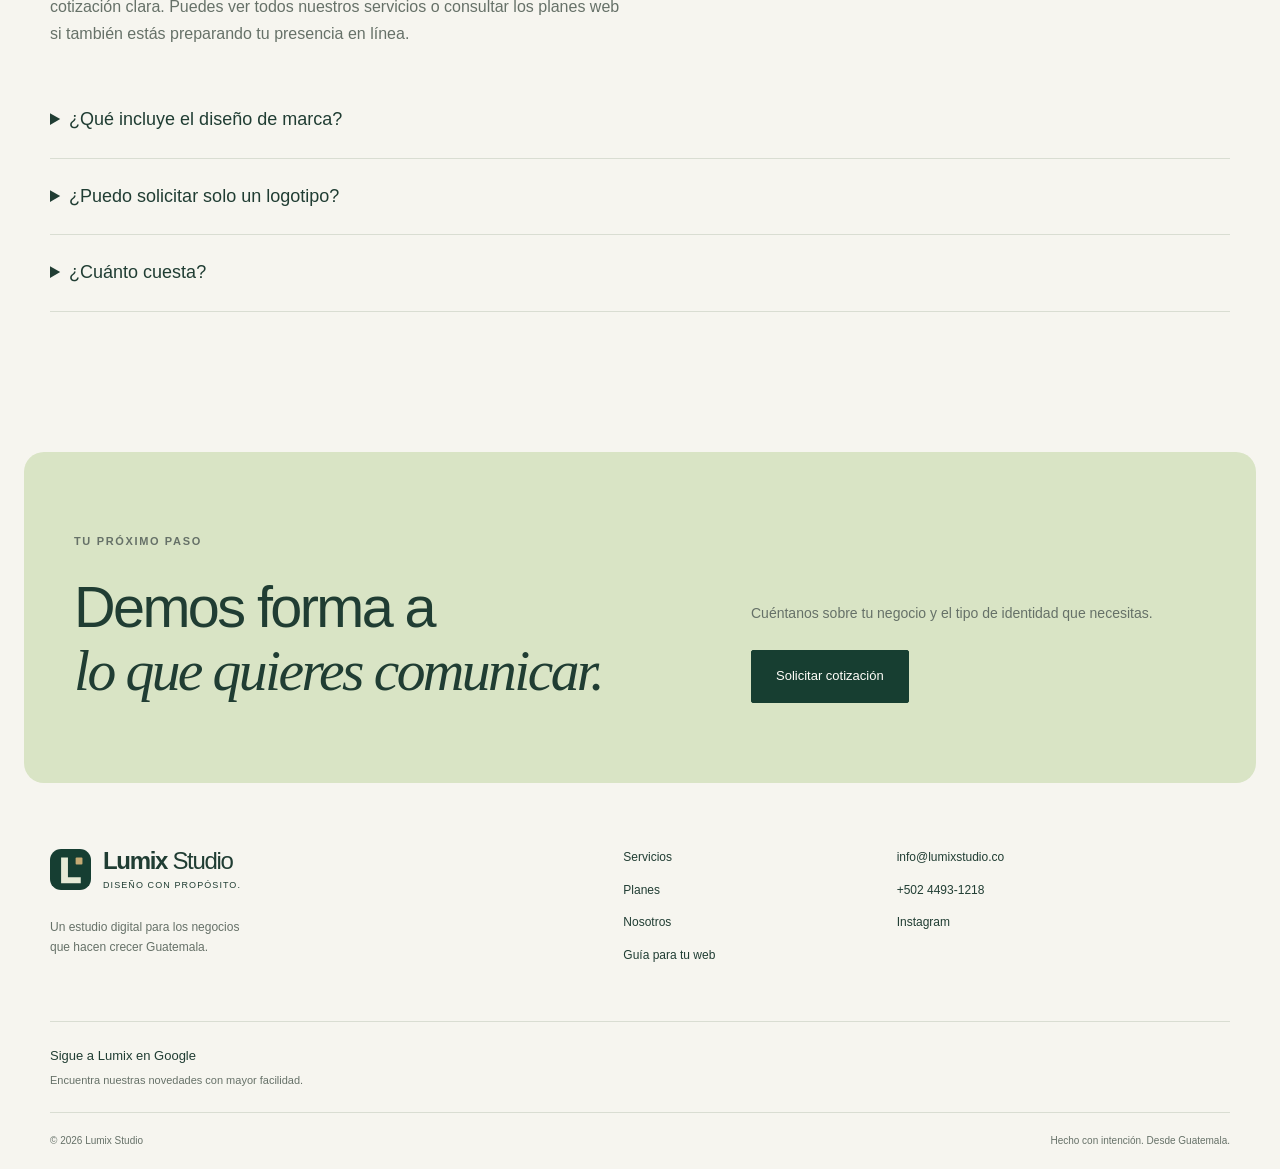
<file: diseno-de-marca-guatemala/index.html>
<!doctype html><html lang="es-GT"><head><meta charset="utf-8"><meta name="viewport" content="width=device-width, initial-scale=1"><title>Diseño de marca y logotipos en Guatemala | Lumix Studio</title><meta name="description" content="Diseñamos identidades visuales para negocios en Guatemala: conceptos de logotipo, tipografía, colores y recursos de marca. Cuéntanos qué estás construyendo."><meta name="robots" content="index,follow,max-image-preview:large"><meta name="theme-color" content="#f6f5ef"><link rel="canonical" href="https://lumixstudio.co/diseno-de-marca-guatemala/"><link rel="icon" href="/favicon.svg" type="image/svg+xml"><meta property="og:type" content="website"><meta property="og:locale" content="es_GT"><meta property="og:site_name" content="Lumix Studio"><meta property="og:title" content="Diseño de marca y logotipos en Guatemala | Lumix Studio"><meta property="og:description" content="Diseñamos identidades visuales para negocios en Guatemala: conceptos de logotipo, tipografía, colores y recursos de marca. Cuéntanos qué estás construyendo."><meta property="og:url" content="https://lumixstudio.co/diseno-de-marca-guatemala/"><meta property="og:image" content="https://lumixstudio.co/assets/og-lumix-studio.png"><meta property="og:image:width" content="1200"><meta property="og:image:height" content="630"><meta property="og:image:alt" content="Lumix Studio — diseño de marca y logotipos en Guatemala"><meta name="twitter:card" content="summary_large_image"><meta name="twitter:title" content="Diseño de marca y logotipos en Guatemala | Lumix Studio"><meta name="twitter:description" content="Diseñamos identidades visuales para negocios en Guatemala: conceptos de logotipo, tipografía, colores y recursos de marca. Cuéntanos qué estás construyendo."><meta name="twitter:image" content="https://lumixstudio.co/assets/og-lumix-studio.png"><link rel="stylesheet" href="/styles.css?v=6"><link rel="stylesheet" href="/motion.css"><link rel="stylesheet" href="/business.css"><link rel="stylesheet" href="/people.css"><script type="application/ld+json">{"@context":"https://schema.org","@graph":[{"@type":"Organization","@id":"https://lumixstudio.co/#organization","name":"Lumix Studio","url":"https://lumixstudio.co/","logo":"https://lumixstudio.co/favicon.svg","description":"Diseño web, SEO local y automatización para negocios en Guatemala.","telephone":"+50244931218","email":"info@lumixstudio.co","sameAs":["https://www.instagram.com/lumixstudio.gt/"],"areaServed":{"@type":"Country","name":"Guatemala"},"founder":{"@type":"Person","name":"Néstor Ordóñez"}},{"@type":"WebSite","@id":"https://lumixstudio.co/#website","url":"https://lumixstudio.co/","name":"Lumix Studio","inLanguage":"es-GT","publisher":{"@id":"https://lumixstudio.co/#organization"}},{"@type":"WebPage","@id":"https://lumixstudio.co/diseno-de-marca-guatemala/#webpage","url":"https://lumixstudio.co/diseno-de-marca-guatemala/","name":"Diseño de marca y logotipos en Guatemala | Lumix Studio","description":"Diseñamos identidades visuales para negocios en Guatemala: conceptos de logotipo, tipografía, colores y recursos de marca. Cuéntanos qué estás construyendo.","inLanguage":"es-GT","isPartOf":{"@id":"https://lumixstudio.co/#website"}},{"@type":"BreadcrumbList","itemListElement":[{"@type":"ListItem","position":1,"name":"Inicio","item":"https://lumixstudio.co/"},{"@type":"ListItem","position":2,"name":"Diseño de marca","item":"https://lumixstudio.co/diseno-de-marca-guatemala/"}]},{"@type":"Service","name":"Diseño de marca y logotipos","description":"Identidad visual para negocios en Guatemala: conceptos de logotipo, tipografía, colores y recursos de marca según el alcance acordado.","url":"https://lumixstudio.co/diseno-de-marca-guatemala/","areaServed":{"@type":"Country","name":"Guatemala"},"provider":{"@id":"https://lumixstudio.co/#organization"}}]}</script><script src="/app.js?v=5" defer></script><link rel="stylesheet" href="/revision.css"><script async src="https://news.google.com/swg/js/v1/publisher.js"></script></head><body><a class="skip" href="#contenido">Saltar al contenido</a><header class="site-header"><div class="container navigation"><a class="brand" href="/" aria-label="Lumix Studio, inicio"><svg class="brand-mark" viewBox="0 0 48 48" aria-hidden="true"><rect width="48" height="48" rx="13" fill="#163e32"/><path d="M13 10h8v23h15v7H13z" fill="#e6ead6"/><rect x="30" y="10" width="8" height="8" rx="1" fill="#c6aa74"/></svg><span>Lumix<span class="brand-light"> Studio</span><small>Diseño con propósito.</small></span></a><nav id="navigation" aria-label="Navegación principal"><a href="/servicios/" >Servicios</a><a href="/proceso/" >Proceso</a><a href="/planes/" >Planes</a><a href="/nosotros/" >Nosotros</a></nav><a class="nav-cta" href="/contacto/">Hablemos </a><button class="menu-toggle" aria-expanded="false" aria-controls="navigation" aria-label="Abrir menú">Menú <span>＋</span></button></div></header><main id="contenido">
<section class="detail-hero container">
  <a class="text-link" href="/servicios/">Todos los servicios</a>
  <span class="eyebrow">Identidad visual · Guatemala</span>
  <h1>Diseño de marca y logotipos en Guatemala.<br><em>Una identidad que se siente tuya.</em></h1>
  <p>Una marca necesita más que un símbolo aislado. En Lumix Studio desarrollamos conceptos de logotipo y una base visual con tipografía, colores y recursos de marca para que tu negocio se presente con coherencia.</p>
  <a class="btn btn-primary" href="/contacto/?servicio=Dise%C3%B1o%20de%20marca">Hablemos de tu marca</a>
</section>
<section class="section container detail-grid" aria-label="Qué podemos desarrollar para tu marca">
  <article><h2>Conceptos de logotipo</h2><p>Exploramos direcciones visuales para representar el nombre y la personalidad de tu negocio. Conversamos sobre lo que quieres comunicar antes de definir la propuesta final.</p></article>
  <article><h2>Tipografía y colores</h2><p>Elegimos letras y una paleta que funcionen juntas y ayuden a reconocer tu marca en sus distintos puntos de contacto. Su aplicación se define según las necesidades de tu proyecto.</p></article>
  <article><h2>Recursos de marca</h2><p>Preparamos los elementos visuales acordados para dar continuidad a tu identidad. El contenido exacto de la entrega se define contigo en la propuesta, según dónde utilizarás la marca.</p></article>
  <article><h2>Una base para web y comunicación</h2><p>Una identidad coherente facilita que tu página y tus comunicaciones tengan una misma dirección visual. Si también necesitas un sitio, podemos conversar sobre el <a href="/diseno-web-guatemala/">diseño web</a> como parte del proyecto.</p></article>
</section>
<section class="section container">
  <span class="eyebrow">Antes de empezar</span>
  <h2>Tu marca empieza con una conversación.</h2>
  <p>Cuéntanos qué hace tu negocio, a quién quiere llegar y dónde usará la identidad. A partir de eso definimos el alcance, los recursos necesarios y una cotización clara. Puedes ver todos nuestros <a href="/servicios/">servicios</a> o consultar los <a href="/planes/">planes web</a> si también estás preparando tu presencia en línea.</p>
  <div class="detail-faq">
    <details><summary>¿Qué incluye el diseño de marca?</summary><p>Trabajamos conceptos de logotipo, tipografía, colores y recursos visuales. La propuesta concreta indica cuáles de esos elementos se entregarán y cómo se usarán en tu proyecto.</p></details>
    <details><summary>¿Puedo solicitar solo un logotipo?</summary><p>Cuéntanos qué necesitas. Podemos definir una propuesta centrada en el logotipo o una identidad visual más amplia, según el uso que tendrá tu marca.</p></details>
    <details><summary>¿Cuánto cuesta?</summary><p>El precio depende del alcance y de los recursos acordados. Escríbenos para preparar una cotización específica para tu negocio.</p></details>
  </div>
</section>
<section class="closing"><div class="container closing-inner"><div><span class="eyebrow">Tu próximo paso</span><h2>Demos forma a<br><em>lo que quieres comunicar.</em></h2></div><div><p>Cuéntanos sobre tu negocio y el tipo de identidad que necesitas.</p><a class="btn btn-primary" href="/contacto/?servicio=Dise%C3%B1o%20de%20marca">Solicitar cotización</a></div></div></section>
</main><footer><div class="container"><div class="footer-top"><div><a class="brand" href="/" aria-label="Lumix Studio, inicio"><svg class="brand-mark" viewBox="0 0 48 48" aria-hidden="true"><rect width="48" height="48" rx="13" fill="#163e32"/><path d="M13 10h8v23h15v7H13z" fill="#e6ead6"/><rect x="30" y="10" width="8" height="8" rx="1" fill="#c6aa74"/></svg><span>Lumix<span class="brand-light"> Studio</span><small>Diseño con propósito.</small></span></a><p>Un estudio digital para los negocios<br>que hacen crecer Guatemala.</p></div><div class="footer-links"><a href="/servicios/">Servicios</a><a href="/planes/">Planes</a><a href="/nosotros/">Nosotros</a><a href="/guia-pagina-web-guatemala/">Guía para tu web</a></div><div class="footer-links"><a href="mailto:info@lumixstudio.co">info@lumixstudio.co </a><a href="https://wa.me/50244931218?text=Hola%20Lumix%2C%20vi%20su%20p%C3%A1gina%20y%20quisiera%20informaci%C3%B3n%20para%20mejorar%20la%20presencia%20digital%20de%20mi%20negocio." target="_blank" rel="noopener noreferrer">+502 4493-1218 </a><a href="https://www.instagram.com/lumixstudio.gt/" target="_blank" rel="noopener noreferrer">Instagram </a></div></div><div class="preferred-source"><div class="preferred-source-copy"><strong>Sigue a Lumix en Google</strong><span>Encuentra nuestras novedades con mayor facilidad.</span></div><div class="preferred-source-control" google-add-preferred-source-btn data-theme="light" data-lang="es" aria-label="Añadir Lumix Studio como fuente preferida en Google"></div></div><div class="footer-bottom"><span>© 2026 Lumix Studio</span><span>Hecho con intención. Desde Guatemala.</span></div></div></footer><a class="wa-float" href="https://wa.me/50244931218?text=Hola%20Lumix%2C%20vi%20su%20p%C3%A1gina%20y%20quisiera%20informaci%C3%B3n%20para%20mejorar%20la%20presencia%20digital%20de%20mi%20negocio." target="_blank" rel="noopener noreferrer" aria-label="Hablar con Lumix Studio por WhatsApp"> WhatsApp</a></body></html>
</file>
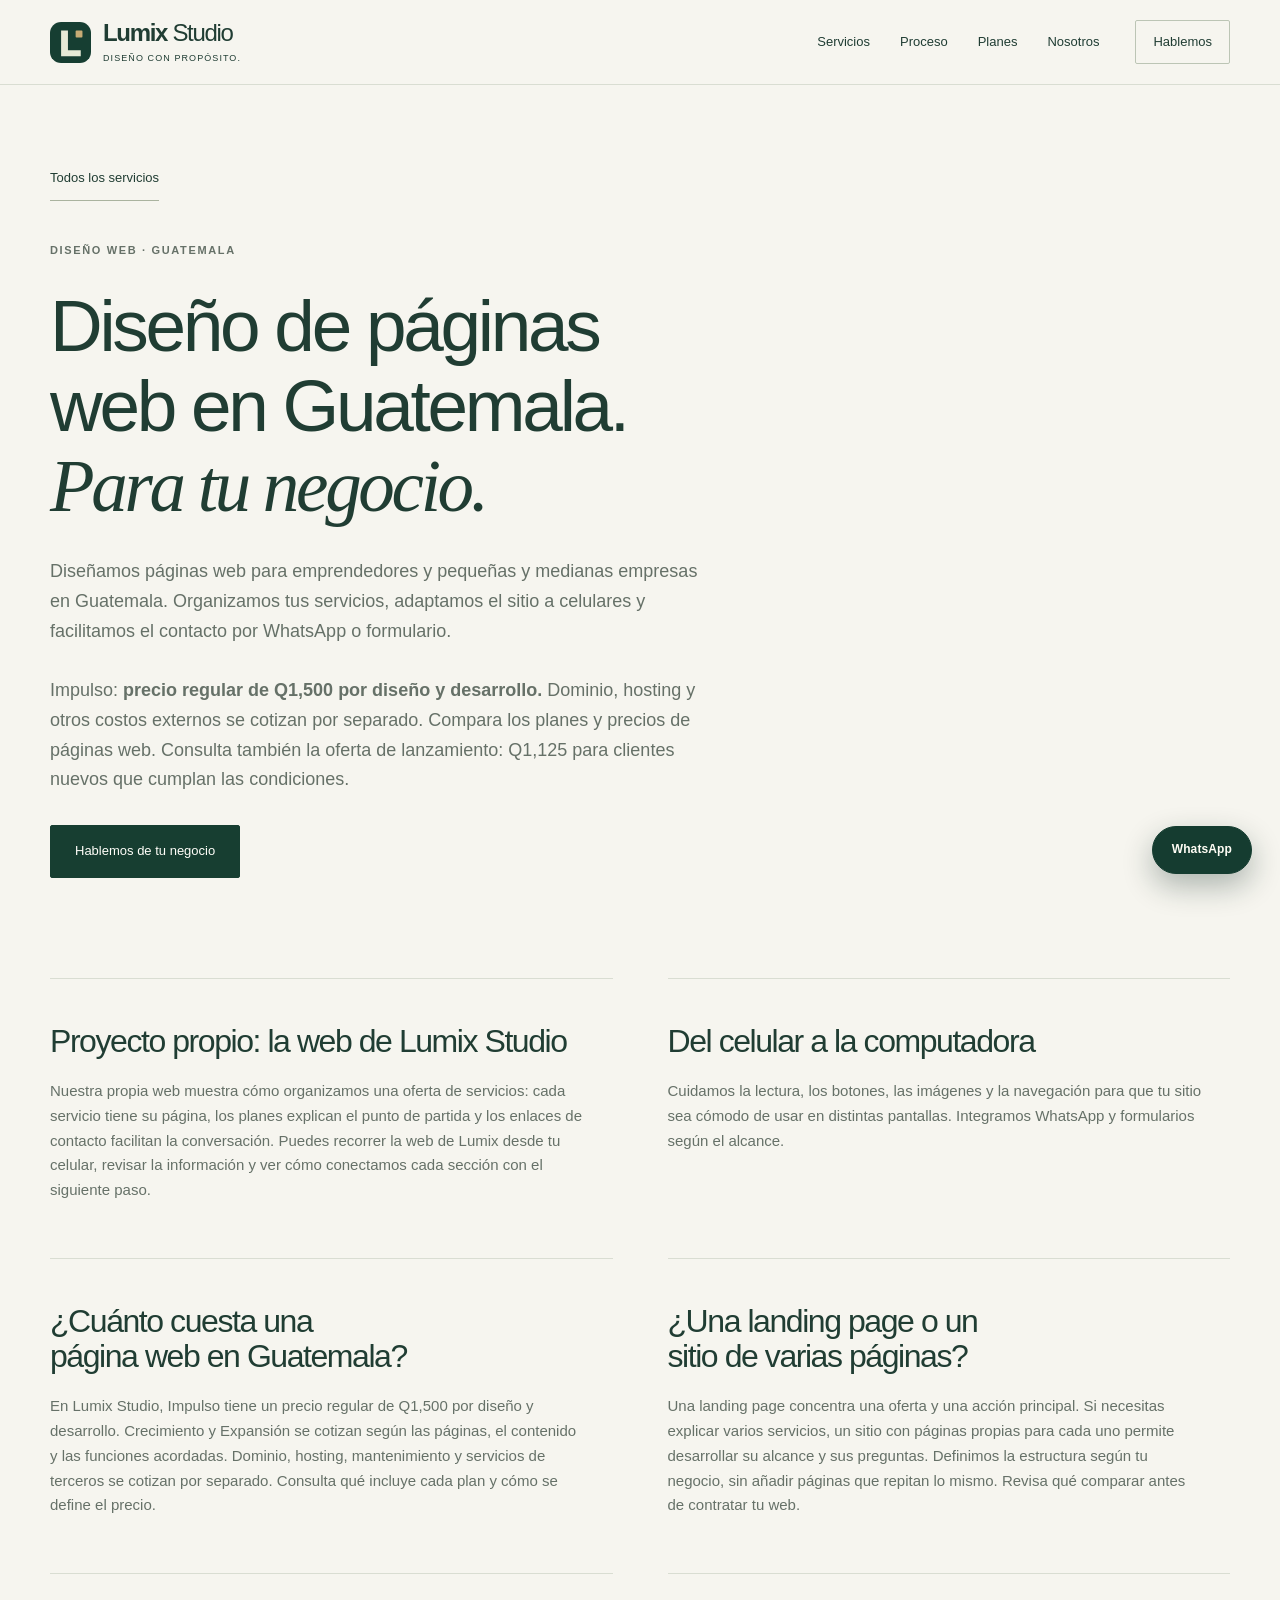
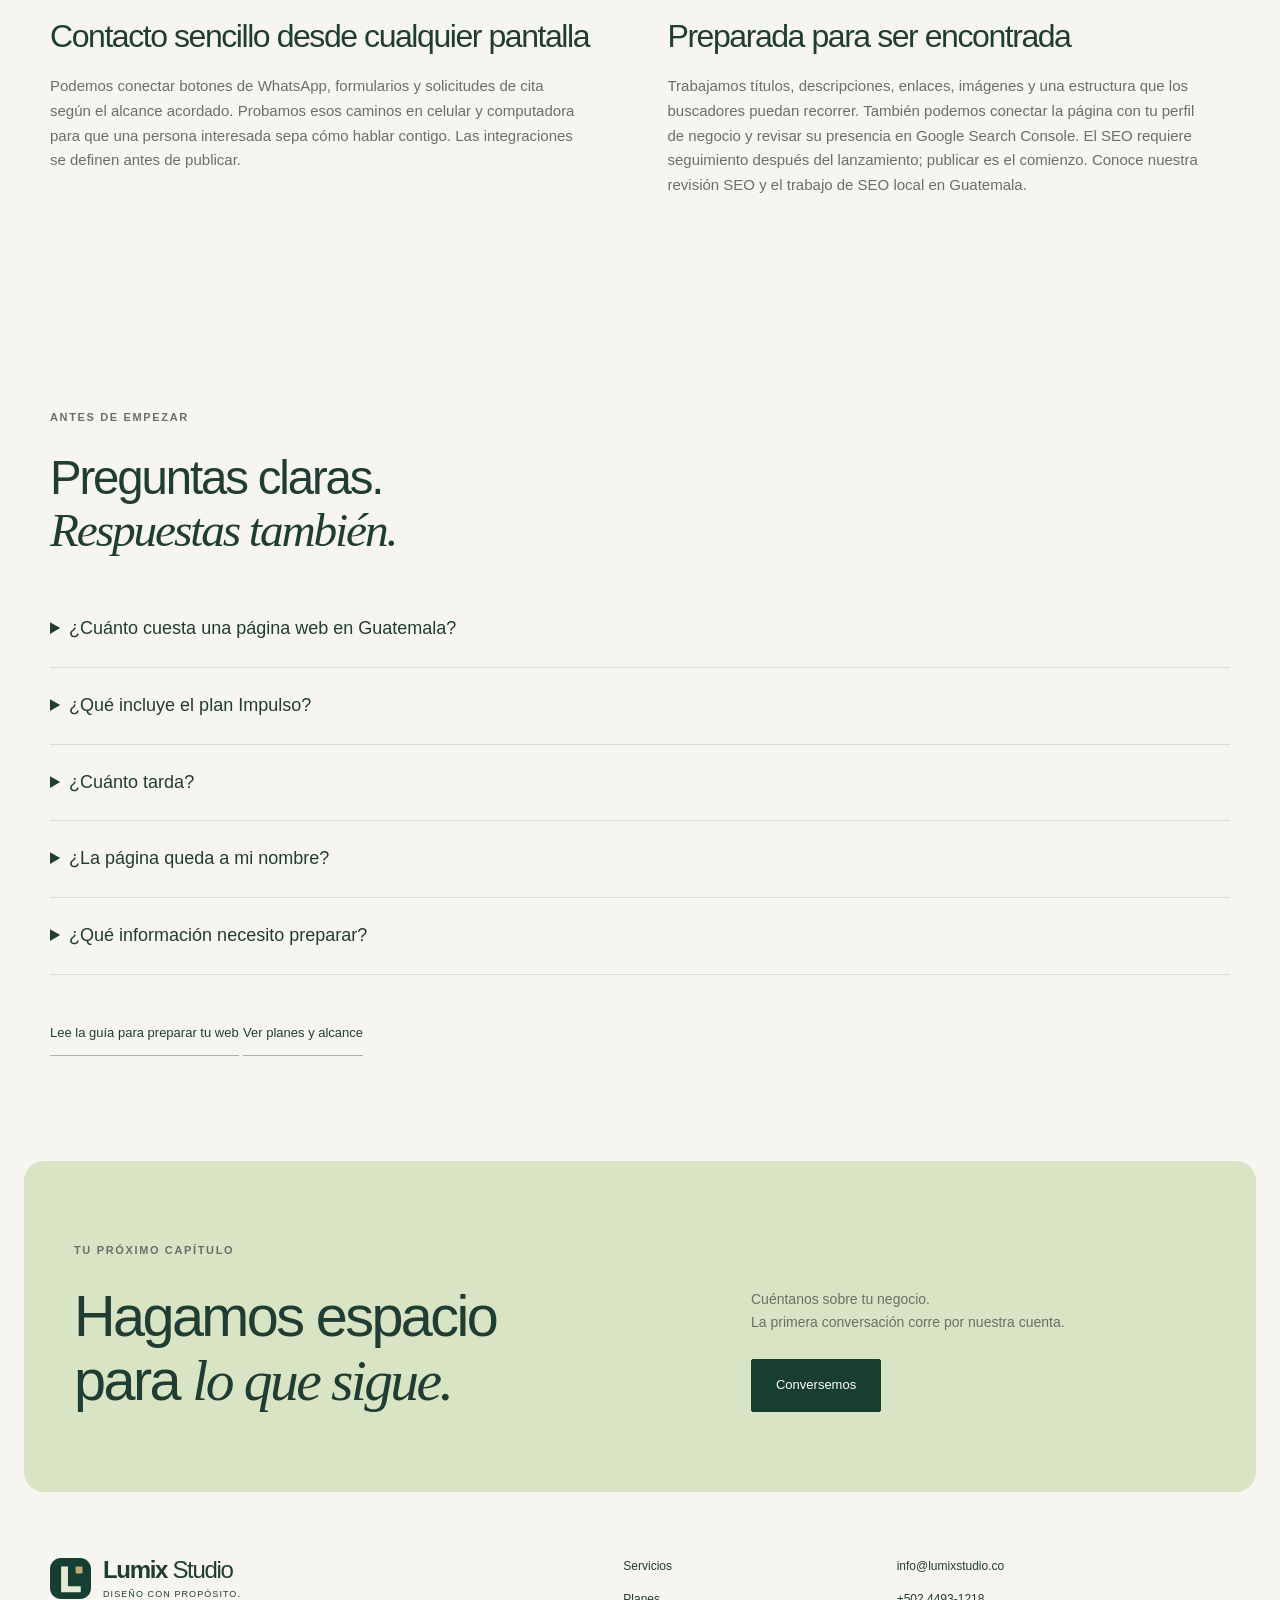
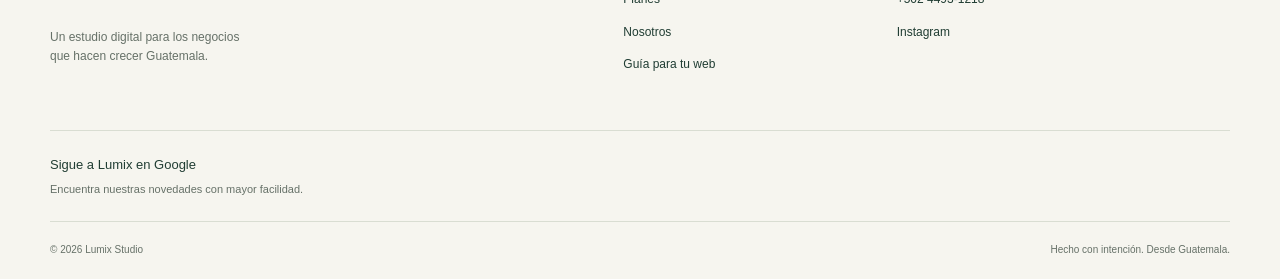
<file: diseno-web-guatemala/index.html>
<!doctype html><html lang="es-GT"><head><meta charset="utf-8"><meta name="viewport" content="width=device-width, initial-scale=1"><title>Diseño de páginas web en Guatemala | Lumix Studio</title><meta name="description" content="Diseño de páginas web en Guatemala. Impulso: precio regular Q1,500 por diseño y desarrollo; costos externos aparte. Consulta planes y oferta vigente."><meta name="robots" content="index,follow,max-image-preview:large"><meta name="theme-color" content="#f6f5ef"><link rel="canonical" href="https://lumixstudio.co/diseno-web-guatemala/"><link rel="icon" href="/favicon.svg" type="image/svg+xml"><meta property="og:type" content="website"><meta property="og:locale" content="es_GT"><meta property="og:site_name" content="Lumix Studio"><meta property="og:title" content="Diseño de páginas web en Guatemala | Lumix Studio"><meta property="og:description" content="Diseño de páginas web en Guatemala. Impulso: precio regular Q1,500 por diseño y desarrollo; costos externos aparte. Consulta planes y oferta vigente."><meta property="og:url" content="https://lumixstudio.co/diseno-web-guatemala/"><meta property="og:image" content="https://lumixstudio.co/assets/og-lumix-studio.png"><meta property="og:image:width" content="1200"><meta property="og:image:height" content="630"><meta property="og:image:alt" content="Lumix Studio — diseño web, SEO y automatización en Guatemala"><meta name="twitter:card" content="summary_large_image"><meta name="twitter:title" content="Diseño de páginas web en Guatemala | Lumix Studio"><meta name="twitter:description" content="Diseño de páginas web en Guatemala. Impulso: precio regular Q1,500 por diseño y desarrollo; costos externos aparte. Consulta planes y oferta vigente."><meta name="twitter:image" content="https://lumixstudio.co/assets/og-lumix-studio.png"><link rel="stylesheet" href="/styles.css?v=6"><link rel="stylesheet" href="/motion.css"><link rel="stylesheet" href="/business.css"><link rel="stylesheet" href="/people.css"><script type="application/ld+json">{"@context":"https://schema.org","@graph":[{"@type":"Organization","@id":"https://lumixstudio.co/#organization","name":"Lumix Studio","url":"https://lumixstudio.co/","logo":"https://lumixstudio.co/favicon.svg","description":"Diseño web, SEO local y automatización para negocios en Guatemala.","telephone":"+50244931218","email":"info@lumixstudio.co","sameAs":["https://www.instagram.com/lumixstudio.gt/"],"areaServed":{"@type":"Country","name":"Guatemala"},"founder":{"@type":"Person","name":"Néstor Ordóñez"}},{"@type":"WebSite","@id":"https://lumixstudio.co/#website","url":"https://lumixstudio.co/","name":"Lumix Studio","inLanguage":"es-GT","publisher":{"@id":"https://lumixstudio.co/#organization"}},{"@type":"WebPage","@id":"https://lumixstudio.co/diseno-web-guatemala/#webpage","url":"https://lumixstudio.co/diseno-web-guatemala/","name":"Diseño de páginas web en Guatemala | Lumix Studio","description":"Diseño de páginas web en Guatemala. Impulso: precio regular Q1,500 por diseño y desarrollo; costos externos aparte. Consulta planes y oferta vigente.","inLanguage":"es-GT","isPartOf":{"@id":"https://lumixstudio.co/#website"}},{"@type":"BreadcrumbList","itemListElement":[{"@type":"ListItem","position":1,"name":"Inicio","item":"https://lumixstudio.co/"},{"@type":"ListItem","position":2,"name":"Diseño web","item":"https://lumixstudio.co/diseno-web-guatemala/"}]},{"@type":"Service","name":"Diseño web","description":"Diseñamos y desarrollamos sitios a la medida para emprendedores y pequeñas y medianas empresas de Guatemala. Una experiencia clara, adaptable a celular y enfocada en facilitar el contacto.","url":"https://lumixstudio.co/diseno-web-guatemala/","areaServed":{"@type":"Country","name":"Guatemala"},"provider":{"@id":"https://lumixstudio.co/#organization"}}]}</script><script src="/app.js?v=5" defer></script><link rel="stylesheet" href="/revision.css"><script async src="https://news.google.com/swg/js/v1/publisher.js"></script></head><body><a class="skip" href="#contenido">Saltar al contenido</a><header class="site-header"><div class="container navigation"><a class="brand" href="/" aria-label="Lumix Studio, inicio"><svg class="brand-mark" viewBox="0 0 48 48" aria-hidden="true"><rect width="48" height="48" rx="13" fill="#163e32"/><path d="M13 10h8v23h15v7H13z" fill="#e6ead6"/><rect x="30" y="10" width="8" height="8" rx="1" fill="#c6aa74"/></svg><span>Lumix<span class="brand-light"> Studio</span><small>Diseño con propósito.</small></span></a><nav id="navigation" aria-label="Navegación principal"><a href="/servicios/" >Servicios</a><a href="/proceso/" >Proceso</a><a href="/planes/" >Planes</a><a href="/nosotros/" >Nosotros</a></nav><a class="nav-cta" href="/contacto/">Hablemos </a><button class="menu-toggle" aria-expanded="false" aria-controls="navigation" aria-label="Abrir menú">Menú <span>＋</span></button></div></header><main id="contenido"><section class="detail-hero container"><a class="text-link" href="/servicios/"> Todos los servicios</a><span class="eyebrow">Diseño web · Guatemala</span><h1>Diseño de páginas web en Guatemala.<br><em>Para tu negocio.</em></h1><p>Diseñamos páginas web para emprendedores y pequeñas y medianas empresas en Guatemala. Organizamos tus servicios, adaptamos el sitio a celulares y facilitamos el contacto por WhatsApp o formulario.</p><p>Impulso: <strong>precio regular de Q1,500 por diseño y desarrollo.</strong> Dominio, hosting y otros costos externos se cotizan por separado. <a href="/planes/#guia-precios">Compara los planes y precios de páginas web</a>. Consulta también la <a href="/planes/#oferta-web">oferta de lanzamiento: Q1,125 para clientes nuevos que cumplan las condiciones</a>.</p><a class="btn btn-primary" href="/contacto/?servicio=Dise%C3%B1o%20web">Hablemos de tu negocio </a></section><section class="section container detail-grid"><article><h2>Proyecto propio: la web de Lumix Studio</h2><p>Nuestra propia web muestra cómo organizamos una oferta de servicios: cada servicio tiene su página, los planes explican el punto de partida y los enlaces de contacto facilitan la conversación. Puedes <a href="/">recorrer la web de Lumix desde tu celular</a>, revisar la información y ver cómo conectamos cada sección con el siguiente paso.</p></article><article><h2>Del celular a la computadora</h2><p>Cuidamos la lectura, los botones, las imágenes y la navegación para que tu sitio sea cómodo de usar en distintas pantallas. Integramos WhatsApp y formularios según el alcance.</p></article><article><h2>¿Cuánto cuesta una página web en Guatemala?</h2><p>En Lumix Studio, Impulso tiene un precio regular de Q1,500 por diseño y desarrollo. Crecimiento y Expansión se cotizan según las páginas, el contenido y las funciones acordadas. Dominio, hosting, mantenimiento y servicios de terceros se cotizan por separado. <a href="/planes/#guia-precios">Consulta qué incluye cada plan y cómo se define el precio</a>.</p></article><article><h2>¿Una landing page o un sitio de varias páginas?</h2><p>Una landing page concentra una oferta y una acción principal. Si necesitas explicar varios servicios, un sitio con páginas propias para cada uno permite desarrollar su alcance y sus preguntas. Definimos la estructura según tu negocio, sin añadir páginas que repitan lo mismo. <a href="/guia-pagina-web-guatemala/#propuestas">Revisa qué comparar antes de contratar tu web</a>.</p></article><article><h2>Contacto sencillo desde cualquier pantalla</h2><p>Podemos conectar botones de WhatsApp, formularios y solicitudes de cita según el alcance acordado. Probamos esos caminos en celular y computadora para que una persona interesada sepa cómo hablar contigo. Las integraciones se definen antes de publicar.</p></article><article><h2>Preparada para ser encontrada</h2><p>Trabajamos títulos, descripciones, enlaces, imágenes y una estructura que los buscadores puedan recorrer. También podemos conectar la página con tu perfil de negocio y revisar su presencia en Google Search Console. El SEO requiere seguimiento después del lanzamiento; publicar es el comienzo. <a href="/seo-local-guatemala/">Conoce nuestra revisión SEO y el trabajo de SEO local en Guatemala</a>.</p></article></section><section class="section container"><span class="eyebrow">Antes de empezar</span><h2>Preguntas claras.<br><em>Respuestas también.</em></h2><div class="detail-faq"><details><summary>¿Cuánto cuesta una página web en Guatemala?</summary><p>El precio regular de Impulso es Q1,500 por diseño y desarrollo. La <a href="/planes/#oferta-web">oferta vigente de Q1,125</a> aplica a clientes nuevos que reserven su primera consulta gratuita del 16 de octubre de 2026 al 16 de enero de 2027 y cumplan las condiciones. Dominio, hosting, mantenimiento y servicios de terceros se cotizan por separado. Crecimiento y Expansión se cotizan según el alcance. Revisa los <a href="/planes/#guia-precios">planes y la guía de precios</a> para elegir el punto de partida adecuado.</p></details><details><summary>¿Qué incluye el plan Impulso?</summary><p>Impulso incluye un sitio web moderno y adaptable, conexión con WhatsApp y formulario de contacto. También acompañamos la configuración de dominio, hosting y SSL; esos costos externos se cotizan por separado. Definimos la cantidad de páginas y el alcance exacto en la propuesta. <a href="/planes/">Compara los planes web</a>.</p></details><details><summary>¿Cuánto tarda?</summary><p>Un sitio Impulso o Crecimiento suele tomar entre 7 y 14 días hábiles. Expansión puede tomar de 3 a 4 semanas, según el alcance.</p></details><details><summary>¿La página queda a mi nombre?</summary><p>Sí. El dominio y tu sitio quedan a tu nombre. Lumix acompaña el diseño, desarrollo, publicación y soporte.</p></details><details><summary>¿Qué información necesito preparar?</summary><p>Ayuda tener una descripción de tus servicios, datos de contacto, imágenes que puedas usar y una idea de la acción que quieres que realice un visitante. Podemos ordenar contigo lo que falta antes de diseñar.</p></details></div><a class="text-link" href="/guia-pagina-web-guatemala/">Lee la guía para preparar tu web </a> <a class="text-link" href="/planes/">Ver planes y alcance </a></section><section class="closing"><div class="container closing-inner"><div><span class="eyebrow">Tu próximo capítulo</span><h2>Hagamos espacio<br>para <em>lo que sigue.</em></h2></div><div><p>Cuéntanos sobre tu negocio.<br>La primera conversación corre por nuestra cuenta.</p><a class="btn btn-primary" href="/contacto/">Conversemos </a></div></div></section></main><footer><div class="container"><div class="footer-top"><div><a class="brand" href="/" aria-label="Lumix Studio, inicio"><svg class="brand-mark" viewBox="0 0 48 48" aria-hidden="true"><rect width="48" height="48" rx="13" fill="#163e32"/><path d="M13 10h8v23h15v7H13z" fill="#e6ead6"/><rect x="30" y="10" width="8" height="8" rx="1" fill="#c6aa74"/></svg><span>Lumix<span class="brand-light"> Studio</span><small>Diseño con propósito.</small></span></a><p>Un estudio digital para los negocios<br>que hacen crecer Guatemala.</p></div><div class="footer-links"><a href="/servicios/">Servicios</a><a href="/planes/">Planes</a><a href="/nosotros/">Nosotros</a><a href="/guia-pagina-web-guatemala/">Guía para tu web</a></div><div class="footer-links"><a href="mailto:info@lumixstudio.co">info@lumixstudio.co </a><a href="https://wa.me/50244931218?text=Hola%20Lumix%2C%20vi%20su%20p%C3%A1gina%20y%20quisiera%20informaci%C3%B3n%20para%20mejorar%20la%20presencia%20digital%20de%20mi%20negocio." target="_blank" rel="noopener noreferrer">+502 4493-1218 </a><a href="https://www.instagram.com/lumixstudio.gt/" target="_blank" rel="noopener noreferrer">Instagram </a></div></div><div class="preferred-source"><div class="preferred-source-copy"><strong>Sigue a Lumix en Google</strong><span>Encuentra nuestras novedades con mayor facilidad.</span></div><div class="preferred-source-control" google-add-preferred-source-btn data-theme="light" data-lang="es" aria-label="Añadir Lumix Studio como fuente preferida en Google"></div></div><div class="footer-bottom"><span>© 2026 Lumix Studio</span><span>Hecho con intención. Desde Guatemala.</span></div></div></footer><a class="wa-float" href="https://wa.me/50244931218?text=Hola%20Lumix%2C%20vi%20su%20p%C3%A1gina%20y%20quisiera%20informaci%C3%B3n%20para%20mejorar%20la%20presencia%20digital%20de%20mi%20negocio." target="_blank" rel="noopener noreferrer" aria-label="Hablar con Lumix Studio por WhatsApp"> WhatsApp</a></body></html>
</file>
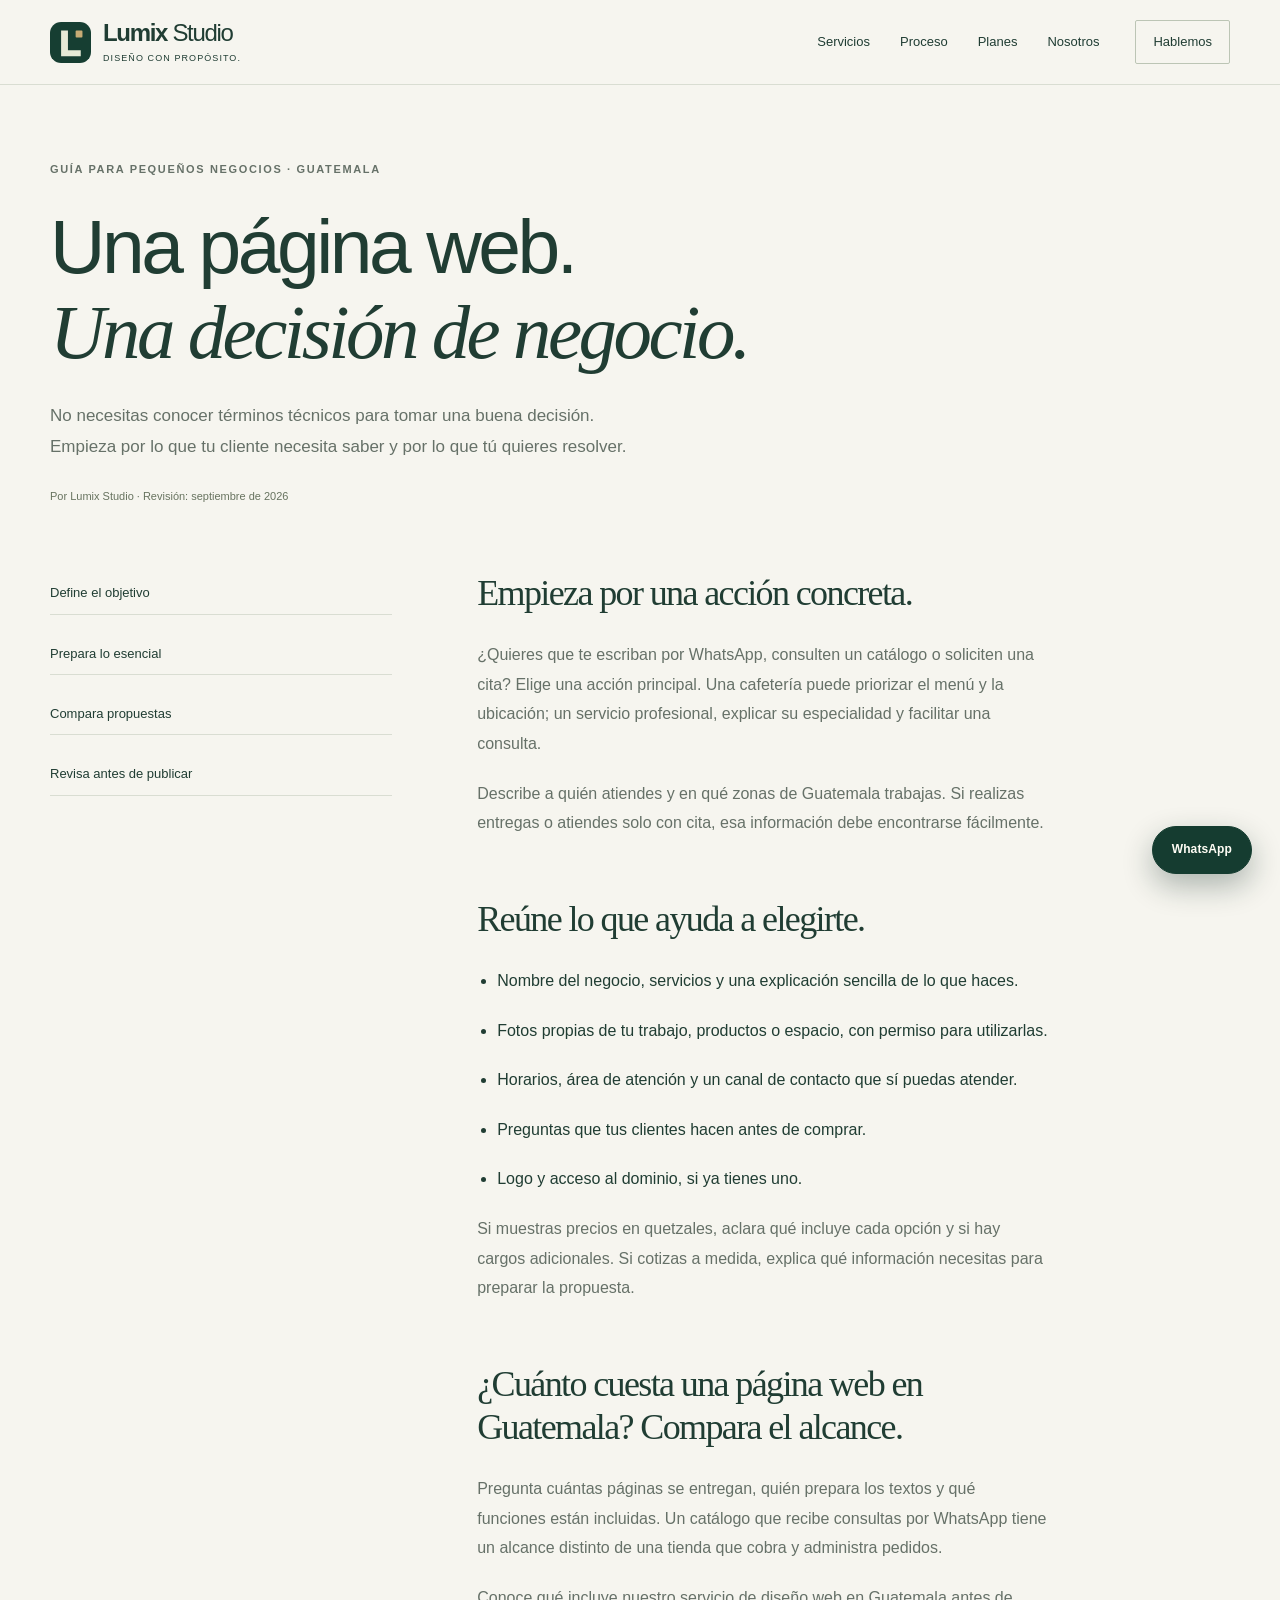
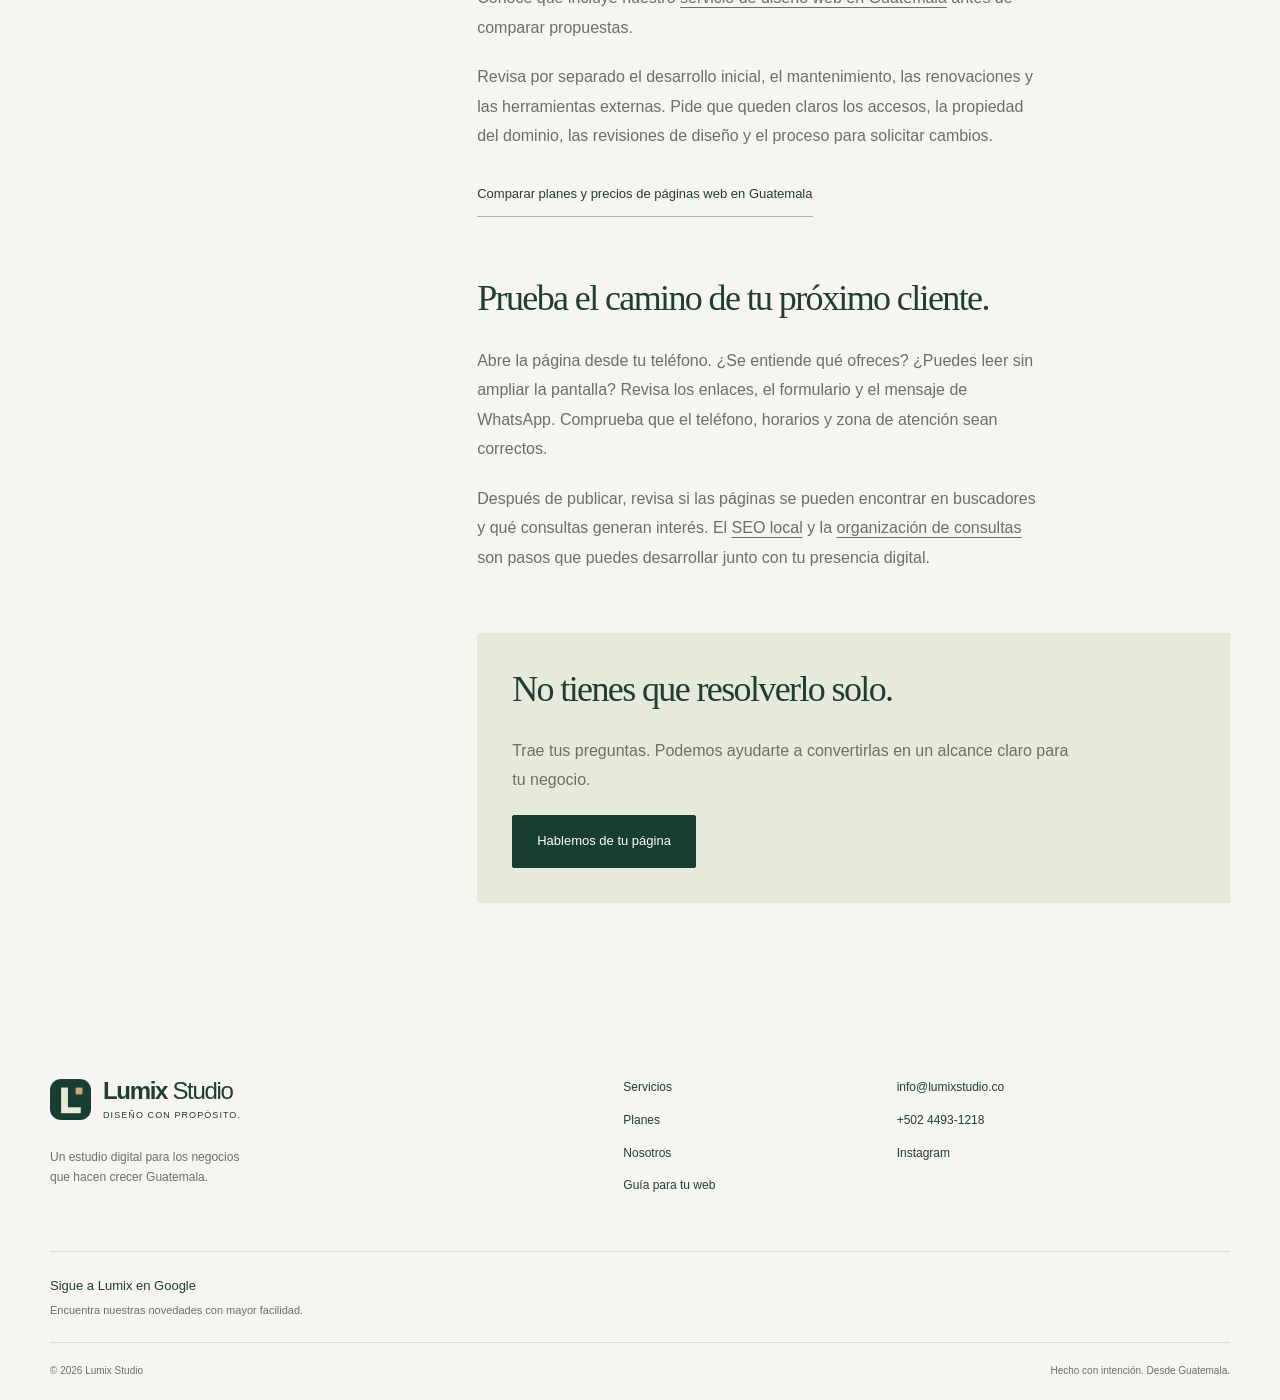
<file: guia-pagina-web-guatemala/index.html>
<!doctype html><html lang="es-GT"><head><meta charset="utf-8"><meta name="viewport" content="width=device-width, initial-scale=1"><title>Cómo preparar tu página web en Guatemala | Lumix Studio</title><meta name="description" content="Qué preparar y cómo comparar propuestas para tu página web en Guatemala: contenido, alcance, dominio, mantenimiento y revisión antes de publicar."><meta name="robots" content="index,follow,max-image-preview:large"><meta name="theme-color" content="#f6f5ef"><link rel="canonical" href="https://lumixstudio.co/guia-pagina-web-guatemala/"><link rel="icon" href="/favicon.svg" type="image/svg+xml"><meta property="og:type" content="website"><meta property="og:locale" content="es_GT"><meta property="og:site_name" content="Lumix Studio"><meta property="og:title" content="Cómo preparar tu página web en Guatemala | Lumix Studio"><meta property="og:description" content="Qué preparar y cómo comparar propuestas para tu página web en Guatemala: contenido, alcance, dominio, mantenimiento y revisión antes de publicar."><meta property="og:url" content="https://lumixstudio.co/guia-pagina-web-guatemala/"><meta property="og:image" content="https://lumixstudio.co/assets/og-lumix-studio.png"><meta property="og:image:width" content="1200"><meta property="og:image:height" content="630"><meta property="og:image:alt" content="Lumix Studio — diseño web, SEO y automatización en Guatemala"><meta name="twitter:card" content="summary_large_image"><meta name="twitter:title" content="Cómo preparar tu página web en Guatemala | Lumix Studio"><meta name="twitter:description" content="Qué preparar y cómo comparar propuestas para tu página web en Guatemala: contenido, alcance, dominio, mantenimiento y revisión antes de publicar."><meta name="twitter:image" content="https://lumixstudio.co/assets/og-lumix-studio.png"><link rel="stylesheet" href="/styles.css?v=6"><link rel="stylesheet" href="/motion.css"><link rel="stylesheet" href="/business.css"><link rel="stylesheet" href="/people.css"><script type="application/ld+json">{"@context":"https://schema.org","@graph":[{"@type":"Organization","@id":"https://lumixstudio.co/#organization","name":"Lumix Studio","url":"https://lumixstudio.co/","logo":"https://lumixstudio.co/favicon.svg","description":"Diseño web, SEO local y automatización para negocios en Guatemala.","telephone":"+50244931218","email":"info@lumixstudio.co","sameAs":["https://www.instagram.com/lumixstudio.gt/"],"areaServed":{"@type":"Country","name":"Guatemala"},"founder":{"@type":"Person","name":"Néstor Ordóñez"}},{"@type":"WebSite","@id":"https://lumixstudio.co/#website","url":"https://lumixstudio.co/","name":"Lumix Studio","inLanguage":"es-GT","publisher":{"@id":"https://lumixstudio.co/#organization"}},{"@type":"WebPage","@id":"https://lumixstudio.co/guia-pagina-web-guatemala/#webpage","url":"https://lumixstudio.co/guia-pagina-web-guatemala/","name":"Cómo preparar tu página web en Guatemala | Lumix Studio","description":"Qué preparar y cómo comparar propuestas para tu página web en Guatemala: contenido, alcance, dominio, mantenimiento y revisión antes de publicar.","inLanguage":"es-GT","isPartOf":{"@id":"https://lumixstudio.co/#website"}},{"@type":"BreadcrumbList","itemListElement":[{"@type":"ListItem","position":1,"name":"Inicio","item":"https://lumixstudio.co/"},{"@type":"ListItem","position":2,"name":"Guía para tu web","item":"https://lumixstudio.co/guia-pagina-web-guatemala/"}]}]}</script><script src="/app.js?v=5" defer></script><link rel="stylesheet" href="/revision.css"><script async src="https://news.google.com/swg/js/v1/publisher.js"></script></head><body><a class="skip" href="#contenido">Saltar al contenido</a><header class="site-header"><div class="container navigation"><a class="brand" href="/" aria-label="Lumix Studio, inicio"><svg class="brand-mark" viewBox="0 0 48 48" aria-hidden="true"><rect width="48" height="48" rx="13" fill="#163e32"/><path d="M13 10h8v23h15v7H13z" fill="#e6ead6"/><rect x="30" y="10" width="8" height="8" rx="1" fill="#c6aa74"/></svg><span>Lumix<span class="brand-light"> Studio</span><small>Diseño con propósito.</small></span></a><nav id="navigation" aria-label="Navegación principal"><a href="/servicios/" >Servicios</a><a href="/proceso/" >Proceso</a><a href="/planes/" >Planes</a><a href="/nosotros/" >Nosotros</a></nav><a class="nav-cta" href="/contacto/">Hablemos </a><button class="menu-toggle" aria-expanded="false" aria-controls="navigation" aria-label="Abrir menú">Menú <span>＋</span></button></div></header><main id="contenido"><article class="container practical-guide"><header><span class="eyebrow">Guía para pequeños negocios · Guatemala</span><h1>Una página web.<br><em>Una decisión de negocio.</em></h1><p>No necesitas conocer términos técnicos para tomar una buena decisión. Empieza por lo que tu cliente necesita saber y por lo que tú quieres resolver.</p><p class="guide-byline">Por Lumix Studio · Revisión: septiembre de 2026</p></header><div class="guide-layout"><nav aria-label="Contenido de la guía"><a href="#objetivo">Define el objetivo</a><a href="#contenido-web">Prepara lo esencial</a><a href="#propuestas">Compara propuestas</a><a href="#publicacion">Revisa antes de publicar</a></nav><div class="guide-copy"><section id="objetivo"><h2>Empieza por una acción concreta.</h2><p>¿Quieres que te escriban por WhatsApp, consulten un catálogo o soliciten una cita? Elige una acción principal. Una cafetería puede priorizar el menú y la ubicación; un servicio profesional, explicar su especialidad y facilitar una consulta.</p><p>Describe a quién atiendes y en qué zonas de Guatemala trabajas. Si realizas entregas o atiendes solo con cita, esa información debe encontrarse fácilmente.</p></section><section id="contenido-web"><h2>Reúne lo que ayuda a elegirte.</h2><ul><li>Nombre del negocio, servicios y una explicación sencilla de lo que haces.</li><li>Fotos propias de tu trabajo, productos o espacio, con permiso para utilizarlas.</li><li>Horarios, área de atención y un canal de contacto que sí puedas atender.</li><li>Preguntas que tus clientes hacen antes de comprar.</li><li>Logo y acceso al dominio, si ya tienes uno.</li></ul><p>Si muestras precios en quetzales, aclara qué incluye cada opción y si hay cargos adicionales. Si cotizas a medida, explica qué información necesitas para preparar la propuesta.</p></section><section id="propuestas"><h2>¿Cuánto cuesta una página web en Guatemala? Compara el alcance.</h2><p>Pregunta cuántas páginas se entregan, quién prepara los textos y qué funciones están incluidas. Un catálogo que recibe consultas por WhatsApp tiene un alcance distinto de una tienda que cobra y administra pedidos.</p><p>Conoce qué incluye nuestro <a href="/diseno-web-guatemala/">servicio de diseño web en Guatemala</a> antes de comparar propuestas.</p><p>Revisa por separado el desarrollo inicial, el mantenimiento, las renovaciones y las herramientas externas. Pide que queden claros los accesos, la propiedad del dominio, las revisiones de diseño y el proceso para solicitar cambios.</p><a class="text-link" href="/planes/#guia-precios">Comparar planes y precios de páginas web en Guatemala</a></section><section id="publicacion"><h2>Prueba el camino de tu próximo cliente.</h2><p>Abre la página desde tu teléfono. ¿Se entiende qué ofreces? ¿Puedes leer sin ampliar la pantalla? Revisa los enlaces, el formulario y el mensaje de WhatsApp. Comprueba que el teléfono, horarios y zona de atención sean correctos.</p><p>Después de publicar, revisa si las páginas se pueden encontrar en buscadores y qué consultas generan interés. El <a href="/seo-local-guatemala/">SEO local</a> y la <a href="/automatizacion/">organización de consultas</a> son pasos que puedes desarrollar junto con tu presencia digital.</p></section><aside class="guide-invitation"><h2>No tienes que resolverlo solo.</h2><p>Trae tus preguntas. Podemos ayudarte a convertirlas en un alcance claro para tu negocio.</p><a class="btn btn-primary" href="/contacto/?servicio=Orientaci%C3%B3n%20para%20mi%20p%C3%A1gina%20web">Hablemos de tu página</a></aside></div></div></article></main><footer><div class="container"><div class="footer-top"><div><a class="brand" href="/" aria-label="Lumix Studio, inicio"><svg class="brand-mark" viewBox="0 0 48 48" aria-hidden="true"><rect width="48" height="48" rx="13" fill="#163e32"/><path d="M13 10h8v23h15v7H13z" fill="#e6ead6"/><rect x="30" y="10" width="8" height="8" rx="1" fill="#c6aa74"/></svg><span>Lumix<span class="brand-light"> Studio</span><small>Diseño con propósito.</small></span></a><p>Un estudio digital para los negocios<br>que hacen crecer Guatemala.</p></div><div class="footer-links"><a href="/servicios/">Servicios</a><a href="/planes/">Planes</a><a href="/nosotros/">Nosotros</a><a href="/guia-pagina-web-guatemala/">Guía para tu web</a></div><div class="footer-links"><a href="mailto:info@lumixstudio.co">info@lumixstudio.co </a><a href="https://wa.me/50244931218?text=Hola%20Lumix%2C%20vi%20su%20p%C3%A1gina%20y%20quisiera%20informaci%C3%B3n%20para%20mejorar%20la%20presencia%20digital%20de%20mi%20negocio." target="_blank" rel="noopener noreferrer">+502 4493-1218 </a><a href="https://www.instagram.com/lumixstudio.gt/" target="_blank" rel="noopener noreferrer">Instagram </a></div></div><div class="preferred-source"><div class="preferred-source-copy"><strong>Sigue a Lumix en Google</strong><span>Encuentra nuestras novedades con mayor facilidad.</span></div><div class="preferred-source-control" google-add-preferred-source-btn data-theme="light" data-lang="es" aria-label="Añadir Lumix Studio como fuente preferida en Google"></div></div><div class="footer-bottom"><span>© 2026 Lumix Studio</span><span>Hecho con intención. Desde Guatemala.</span></div></div></footer><a class="wa-float" href="https://wa.me/50244931218?text=Hola%20Lumix%2C%20vi%20su%20p%C3%A1gina%20y%20quisiera%20informaci%C3%B3n%20para%20mejorar%20la%20presencia%20digital%20de%20mi%20negocio." target="_blank" rel="noopener noreferrer" aria-label="Hablar con Lumix Studio por WhatsApp"> WhatsApp</a></body></html>
</file>
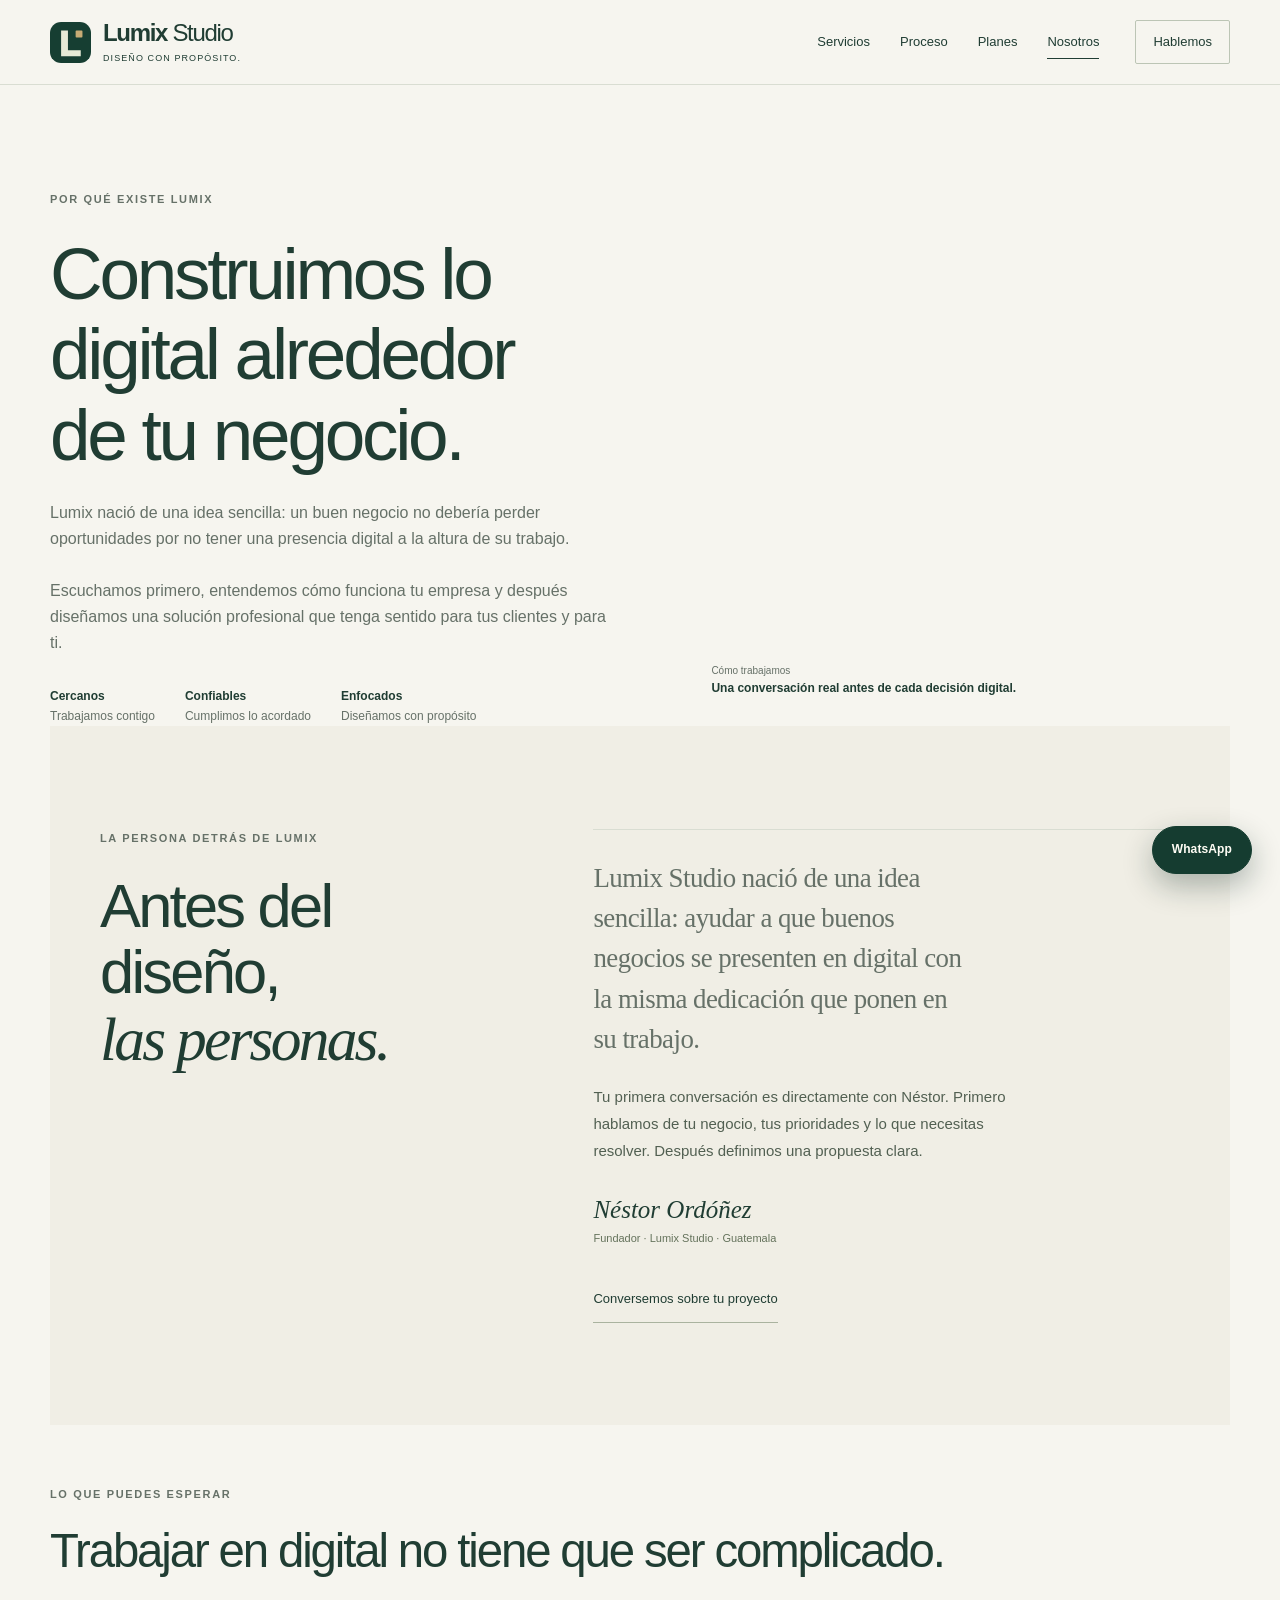
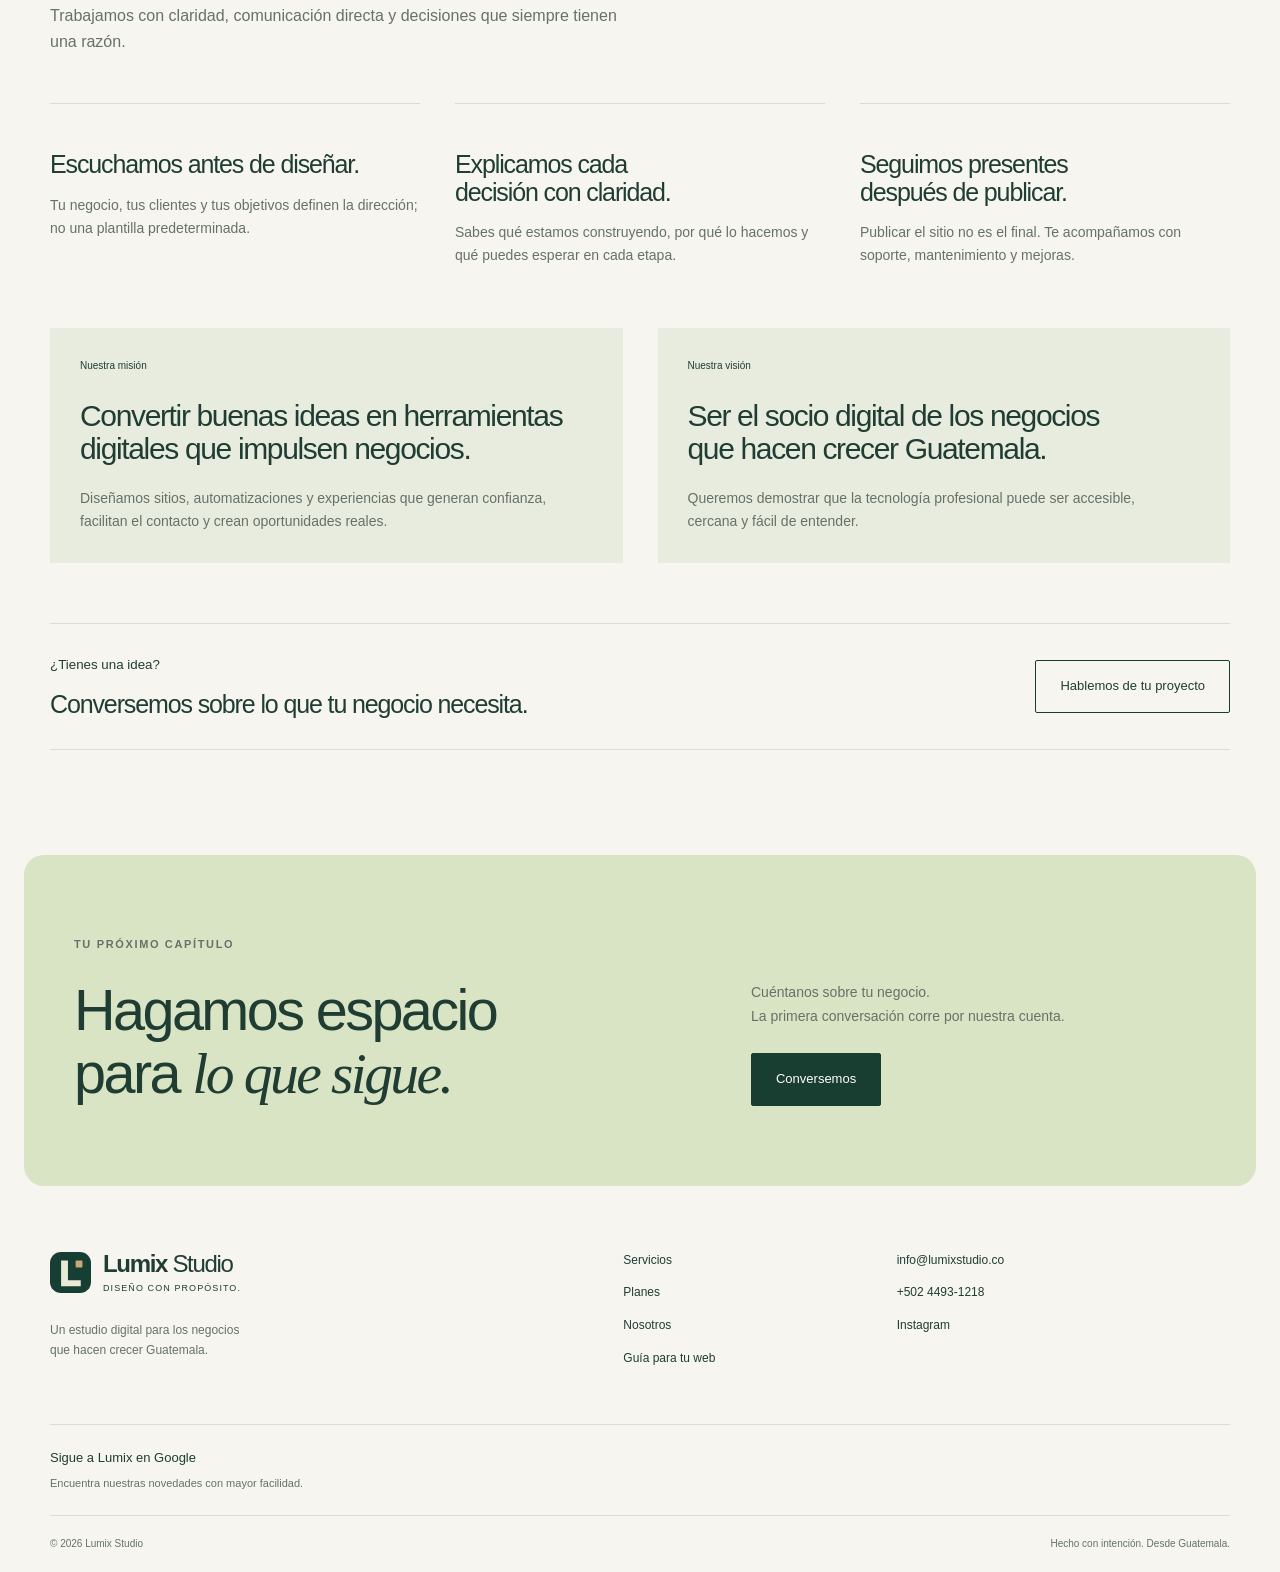
<file: nosotros/index.html>
<!doctype html><html lang="es-GT"><head><meta charset="utf-8"><meta name="viewport" content="width=device-width, initial-scale=1"><title>Sobre Lumix Studio | Diseño web en Guatemala</title><meta name="description" content="Conoce a Lumix Studio y a su fundador, Néstor Ordóñez. Diseñamos sitios y soluciones digitales alrededor de los negocios y las personas de Guatemala."><meta name="robots" content="index,follow,max-image-preview:large"><meta name="theme-color" content="#f6f5ef"><link rel="canonical" href="https://lumixstudio.co/nosotros/"><link rel="icon" href="/favicon.svg" type="image/svg+xml"><meta property="og:type" content="website"><meta property="og:locale" content="es_GT"><meta property="og:site_name" content="Lumix Studio"><meta property="og:title" content="Sobre Lumix Studio | Diseño web en Guatemala"><meta property="og:description" content="Conoce a Lumix Studio y a su fundador, Néstor Ordóñez. Diseñamos sitios y soluciones digitales alrededor de los negocios y las personas de Guatemala."><meta property="og:url" content="https://lumixstudio.co/nosotros/"><meta property="og:image" content="https://lumixstudio.co/assets/og-lumix-studio.png"><meta property="og:image:width" content="1200"><meta property="og:image:height" content="630"><meta property="og:image:alt" content="Lumix Studio — diseño web, SEO y automatización en Guatemala"><meta name="twitter:card" content="summary_large_image"><meta name="twitter:title" content="Sobre Lumix Studio | Diseño web en Guatemala"><meta name="twitter:description" content="Conoce a Lumix Studio y a su fundador, Néstor Ordóñez. Diseñamos sitios y soluciones digitales alrededor de los negocios y las personas de Guatemala."><meta name="twitter:image" content="https://lumixstudio.co/assets/og-lumix-studio.png"><link rel="stylesheet" href="/styles.css?v=6"><link rel="stylesheet" href="/motion.css"><link rel="stylesheet" href="/business.css"><link rel="stylesheet" href="/people.css"><script type="application/ld+json">{"@context":"https://schema.org","@graph":[{"@type":"Organization","@id":"https://lumixstudio.co/#organization","name":"Lumix Studio","url":"https://lumixstudio.co/","logo":"https://lumixstudio.co/favicon.svg","description":"Diseño web, SEO local y automatización para negocios en Guatemala.","telephone":"+50244931218","email":"info@lumixstudio.co","sameAs":["https://www.instagram.com/lumixstudio.gt/"],"areaServed":{"@type":"Country","name":"Guatemala"},"founder":{"@type":"Person","name":"Néstor Ordóñez"}},{"@type":"WebSite","@id":"https://lumixstudio.co/#website","url":"https://lumixstudio.co/","name":"Lumix Studio","inLanguage":"es-GT","publisher":{"@id":"https://lumixstudio.co/#organization"}},{"@type":"WebPage","@id":"https://lumixstudio.co/nosotros/#webpage","url":"https://lumixstudio.co/nosotros/","name":"Sobre Lumix Studio | Diseño web en Guatemala","description":"Conoce a Lumix Studio y a su fundador, Néstor Ordóñez. Diseñamos sitios y soluciones digitales alrededor de los negocios y las personas de Guatemala.","inLanguage":"es-GT","isPartOf":{"@id":"https://lumixstudio.co/#website"}},{"@type":"BreadcrumbList","itemListElement":[{"@type":"ListItem","position":1,"name":"Inicio","item":"https://lumixstudio.co/"},{"@type":"ListItem","position":2,"name":"Nosotros","item":"https://lumixstudio.co/nosotros/"}]}]}</script><script src="/app.js?v=5" defer></script><link rel="stylesheet" href="/revision.css"><script async src="https://news.google.com/swg/js/v1/publisher.js"></script></head><body><a class="skip" href="#contenido">Saltar al contenido</a><header class="site-header"><div class="container navigation"><a class="brand" href="/" aria-label="Lumix Studio, inicio"><svg class="brand-mark" viewBox="0 0 48 48" aria-hidden="true"><rect width="48" height="48" rx="13" fill="#163e32"/><path d="M13 10h8v23h15v7H13z" fill="#e6ead6"/><rect x="30" y="10" width="8" height="8" rx="1" fill="#c6aa74"/></svg><span>Lumix<span class="brand-light"> Studio</span><small>Diseño con propósito.</small></span></a><nav id="navigation" aria-label="Navegación principal"><a href="/servicios/" >Servicios</a><a href="/proceso/" >Proceso</a><a href="/planes/" >Planes</a><a href="/nosotros/" aria-current="page">Nosotros</a></nav><a class="nav-cta" href="/contacto/">Hablemos </a><button class="menu-toggle" aria-expanded="false" aria-controls="navigation" aria-label="Abrir menú">Menú <span>＋</span></button></div></header><main id="contenido"><div class="subpage">
    <section class="section about-section">
      <div class="container">
        <div class="about-hero">
          <div class="about-intro reveal">
            <span class="eyebrow">Por qué existe Lumix</span>
            <h1>Construimos lo digital alrededor de tu negocio.</h1>
            <p class="about-lead">Lumix nació de una idea sencilla: un buen negocio no debería perder oportunidades por no tener una presencia digital a la altura de su trabajo.</p>
            <p>Escuchamos primero, entendemos cómo funciona tu empresa y después diseñamos una solución profesional que tenga sentido para tus clientes y para ti.</p>
            <div class="about-signals" aria-label="Nuestra manera de trabajar">
              <div class="about-signal"><strong>Cercanos</strong><span>Trabajamos contigo</span></div>
              <div class="about-signal"><strong>Confiables</strong><span>Cumplimos lo acordado</span></div>
              <div class="about-signal"><strong>Enfocados</strong><span>Diseñamos con propósito</span></div>
            </div>
          </div>

          <figure class="about-story-image reveal">
            <img srcset="/assets/lumix-9-640.webp 640w, /assets/lumix-9.webp 1280w" sizes="(max-width: 760px) calc(100vw - 40px), (max-width: 1100px) 70vw, 100vw" src="/assets/lumix-9.webp" alt="Lumix colaborando de forma cercana con el propietario de un negocio" loading="lazy" decoding="async" width="1280" height="800">
            <figcaption><small>Cómo trabajamos</small><strong>Una conversación real antes de cada decisión digital.</strong></figcaption>
          </figure>
        </div>

        <section class="founder-story" aria-labelledby="founder-story-title"><div class="container founder-story-grid"><div><span class="eyebrow">La persona detrás de Lumix</span><h2 id="founder-story-title">Antes del diseño,<br><em>las personas.</em></h2></div><div class="founder-story-copy"><p>Lumix Studio nació de una idea sencilla: ayudar a que buenos negocios se presenten en digital con la misma dedicación que ponen en su trabajo.</p><p>Tu primera conversación es directamente con Néstor. Primero hablamos de tu negocio, tus prioridades y lo que necesitas resolver. Después definimos una propuesta clara.</p><div class="founder-story-signature"><strong>Néstor Ordóñez</strong><span>Fundador · Lumix Studio · Guatemala</span></div><a class="text-link" href="/contacto/">Conversemos sobre tu proyecto</a></div></div></section>

        <div class="promise-section">
          <div class="section-title reveal">
            <span class="eyebrow">Lo que puedes esperar</span>
            <h2>Trabajar en digital no tiene que ser complicado.</h2>
            <p>Trabajamos con claridad, comunicación directa y decisiones que siempre tienen una razón.</p>
          </div>
          <div class="promise-grid">
            <article class="promise-item reveal"><h3>Escuchamos antes de diseñar.</h3><p>Tu negocio, tus clientes y tus objetivos definen la dirección; no una plantilla predeterminada.</p></article>
            <article class="promise-item reveal"><h3>Explicamos cada decisión con claridad.</h3><p>Sabes qué estamos construyendo, por qué lo hacemos y qué puedes esperar en cada etapa.</p></article>
            <article class="promise-item reveal"><h3>Seguimos presentes después de publicar.</h3><p>Publicar el sitio no es el final. Te acompañamos con soporte, mantenimiento y mejoras.</p></article>
          </div>
        </div>

        <div class="purpose-grid">
          <article class="purpose-panel reveal"><div><small>Nuestra misión</small></div><h3>Convertir buenas ideas en herramientas digitales que impulsen negocios.</h3><p>Diseñamos sitios, automatizaciones y experiencias que generan confianza, facilitan el contacto y crean oportunidades reales.</p></article>
          <article class="purpose-panel reveal"><div><small>Nuestra visión</small></div><h3>Ser el socio digital de los negocios que hacen crecer Guatemala.</h3><p>Queremos demostrar que la tecnología profesional puede ser accesible, cercana y fácil de entender.</p></article>
        </div>

        <div class="about-cta reveal">
          <div><small>¿Tienes una idea?</small><h3>Conversemos sobre lo que tu negocio necesita.</h3></div>
          <a class="btn" href="/contacto/">Hablemos de tu proyecto </a>
        </div>
      </div>
    </section></div><section class="closing"><div class="container closing-inner"><div><span class="eyebrow">Tu próximo capítulo</span><h2>Hagamos espacio<br>para <em>lo que sigue.</em></h2></div><div><p>Cuéntanos sobre tu negocio.<br>La primera conversación corre por nuestra cuenta.</p><a class="btn btn-primary" href="/contacto/">Conversemos </a></div></div></section></main><footer><div class="container"><div class="footer-top"><div><a class="brand" href="/" aria-label="Lumix Studio, inicio"><svg class="brand-mark" viewBox="0 0 48 48" aria-hidden="true"><rect width="48" height="48" rx="13" fill="#163e32"/><path d="M13 10h8v23h15v7H13z" fill="#e6ead6"/><rect x="30" y="10" width="8" height="8" rx="1" fill="#c6aa74"/></svg><span>Lumix<span class="brand-light"> Studio</span><small>Diseño con propósito.</small></span></a><p>Un estudio digital para los negocios<br>que hacen crecer Guatemala.</p></div><div class="footer-links"><a href="/servicios/">Servicios</a><a href="/planes/">Planes</a><a href="/nosotros/">Nosotros</a><a href="/guia-pagina-web-guatemala/">Guía para tu web</a></div><div class="footer-links"><a href="mailto:info@lumixstudio.co">info@lumixstudio.co </a><a href="https://wa.me/50244931218?text=Hola%20Lumix%2C%20vi%20su%20p%C3%A1gina%20y%20quisiera%20informaci%C3%B3n%20para%20mejorar%20la%20presencia%20digital%20de%20mi%20negocio." target="_blank" rel="noopener noreferrer">+502 4493-1218 </a><a href="https://www.instagram.com/lumixstudio.gt/" target="_blank" rel="noopener noreferrer">Instagram </a></div></div><div class="preferred-source"><div class="preferred-source-copy"><strong>Sigue a Lumix en Google</strong><span>Encuentra nuestras novedades con mayor facilidad.</span></div><div class="preferred-source-control" google-add-preferred-source-btn data-theme="light" data-lang="es" aria-label="Añadir Lumix Studio como fuente preferida en Google"></div></div><div class="footer-bottom"><span>© 2026 Lumix Studio</span><span>Hecho con intención. Desde Guatemala.</span></div></div></footer><a class="wa-float" href="https://wa.me/50244931218?text=Hola%20Lumix%2C%20vi%20su%20p%C3%A1gina%20y%20quisiera%20informaci%C3%B3n%20para%20mejorar%20la%20presencia%20digital%20de%20mi%20negocio." target="_blank" rel="noopener noreferrer" aria-label="Hablar con Lumix Studio por WhatsApp"> WhatsApp</a></body></html>
</file>
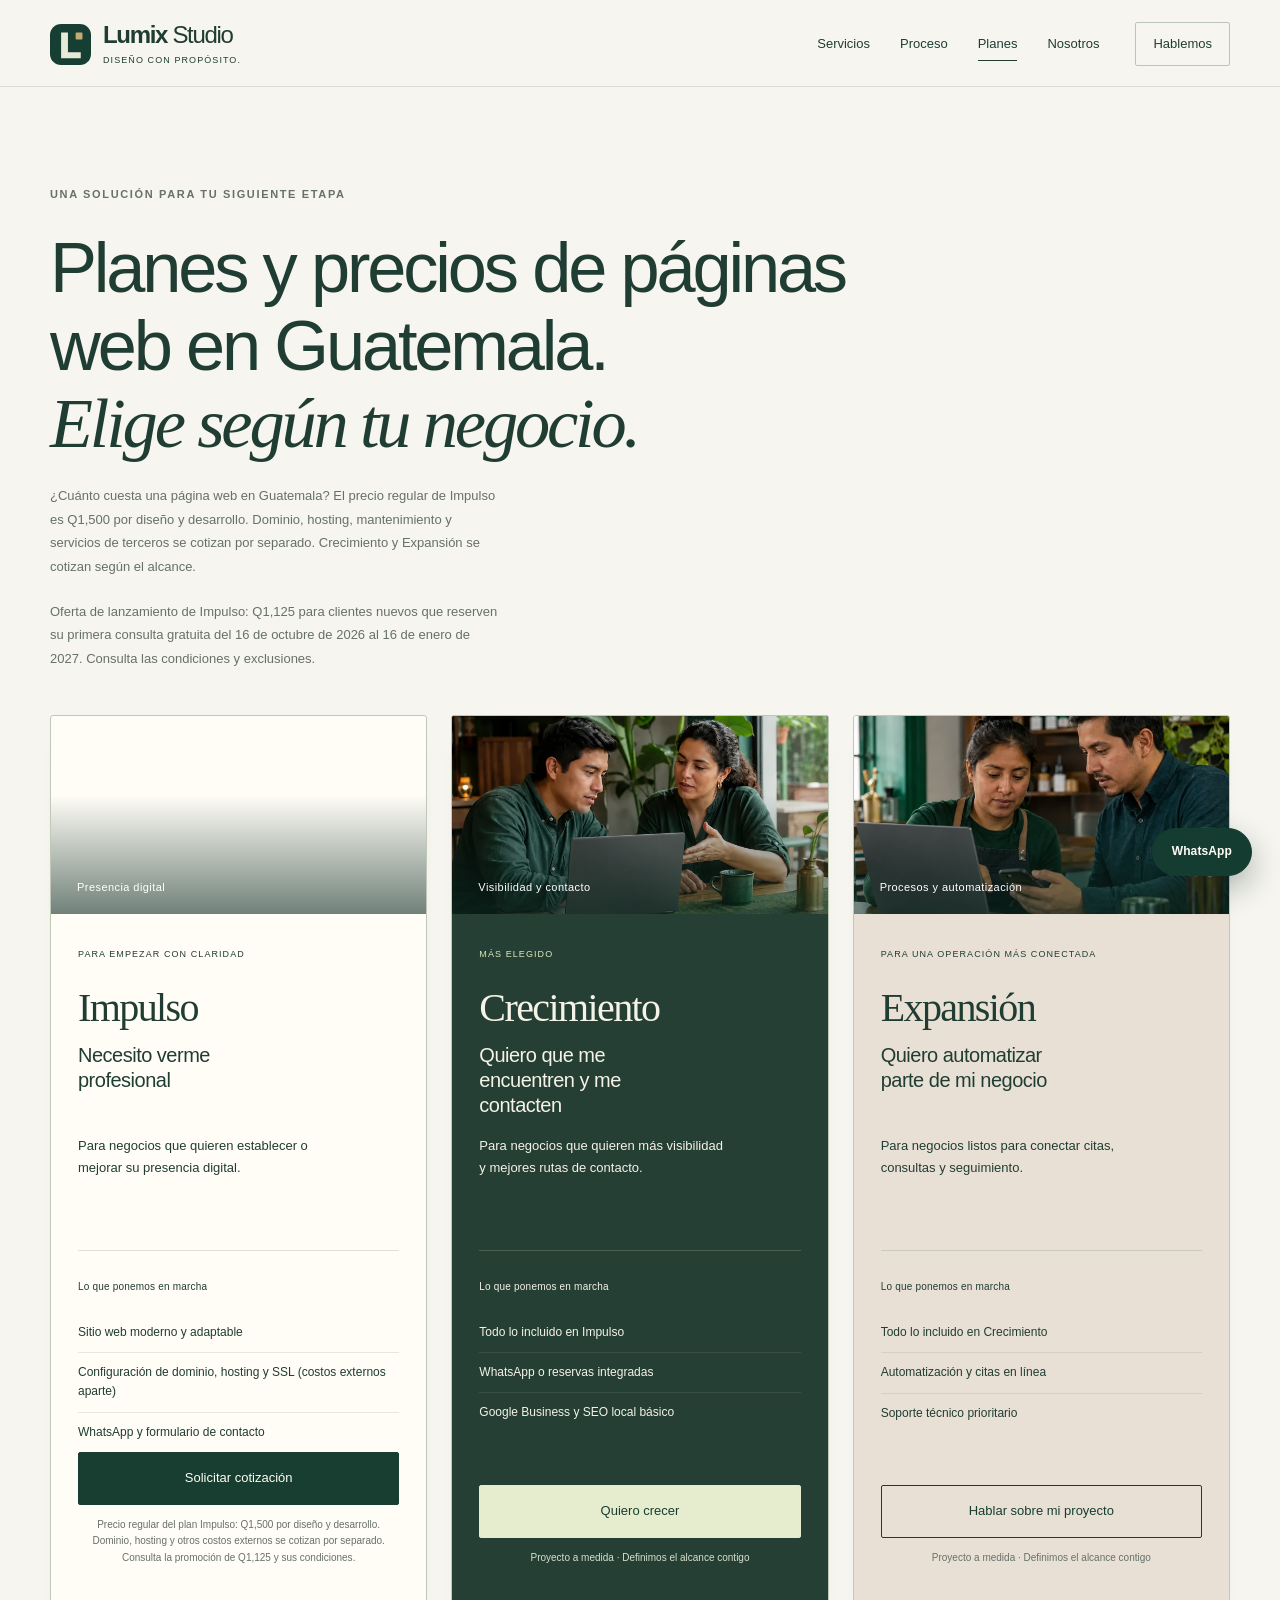
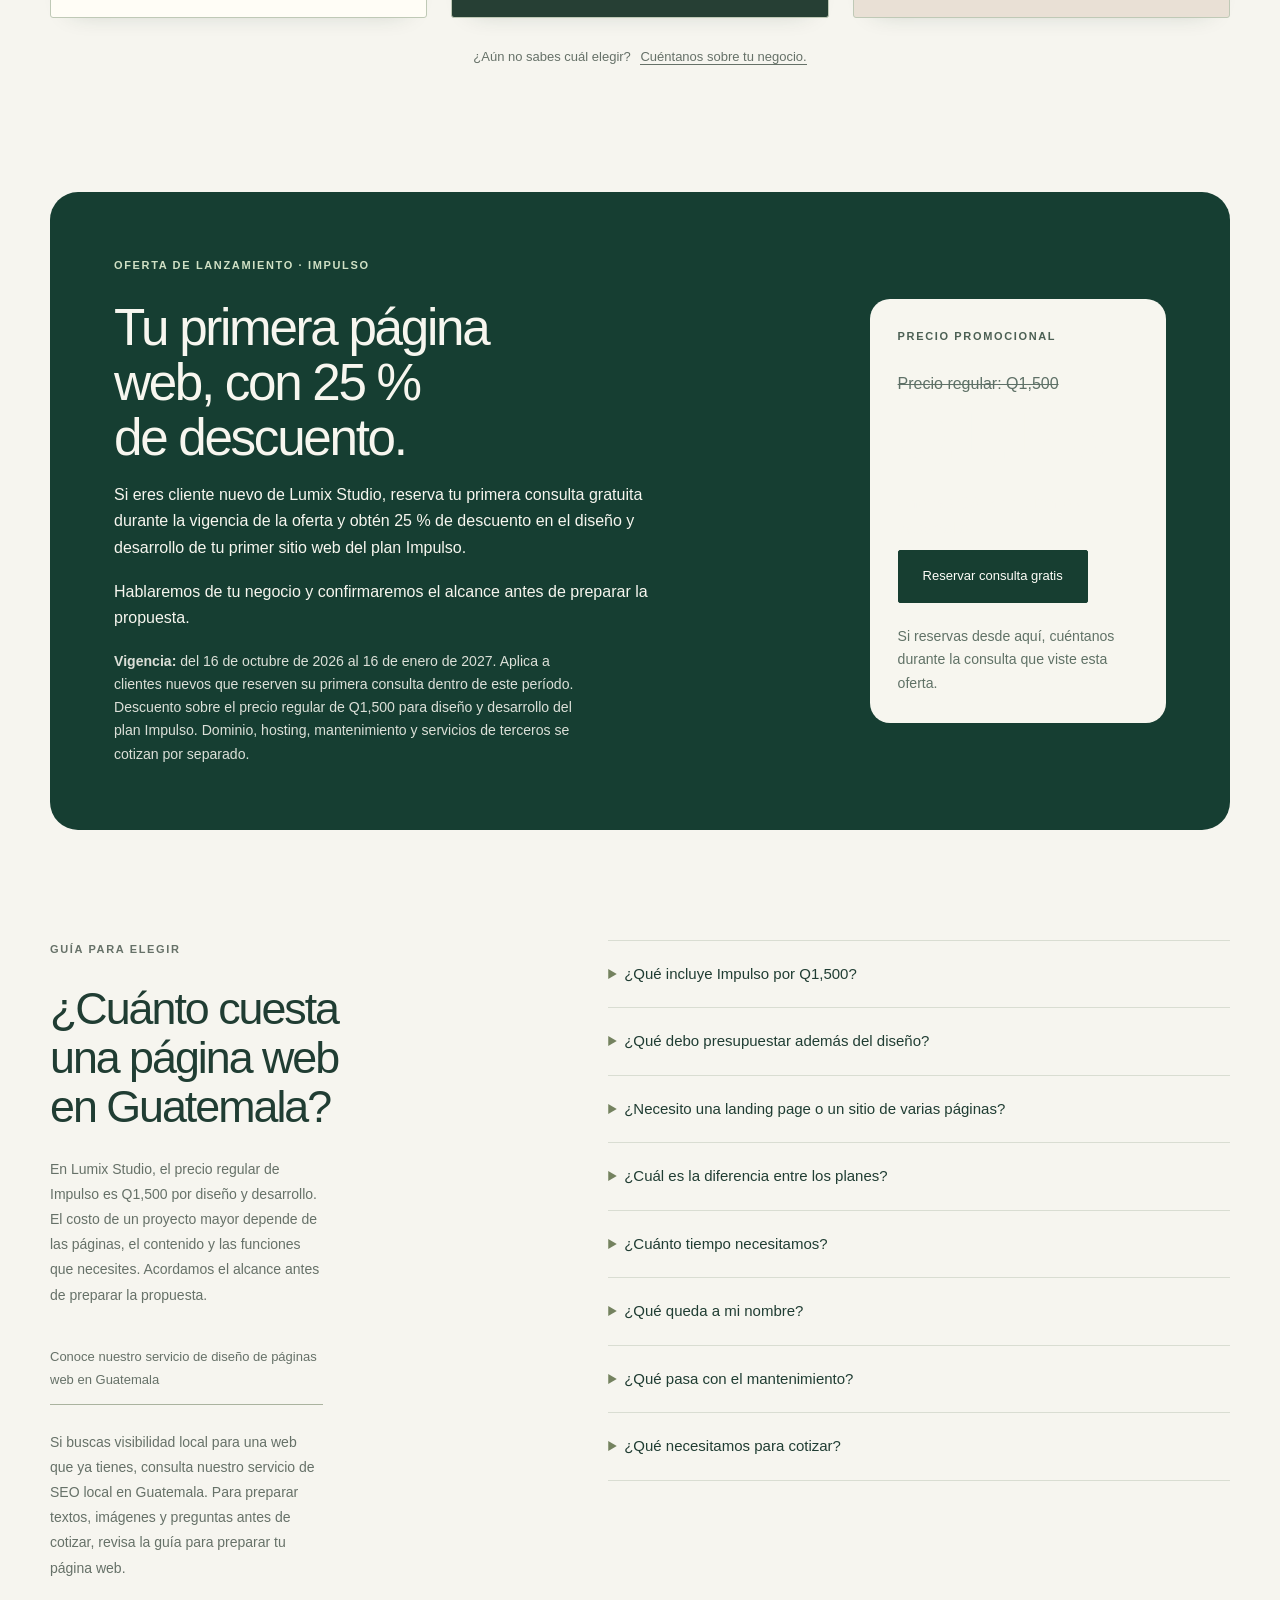
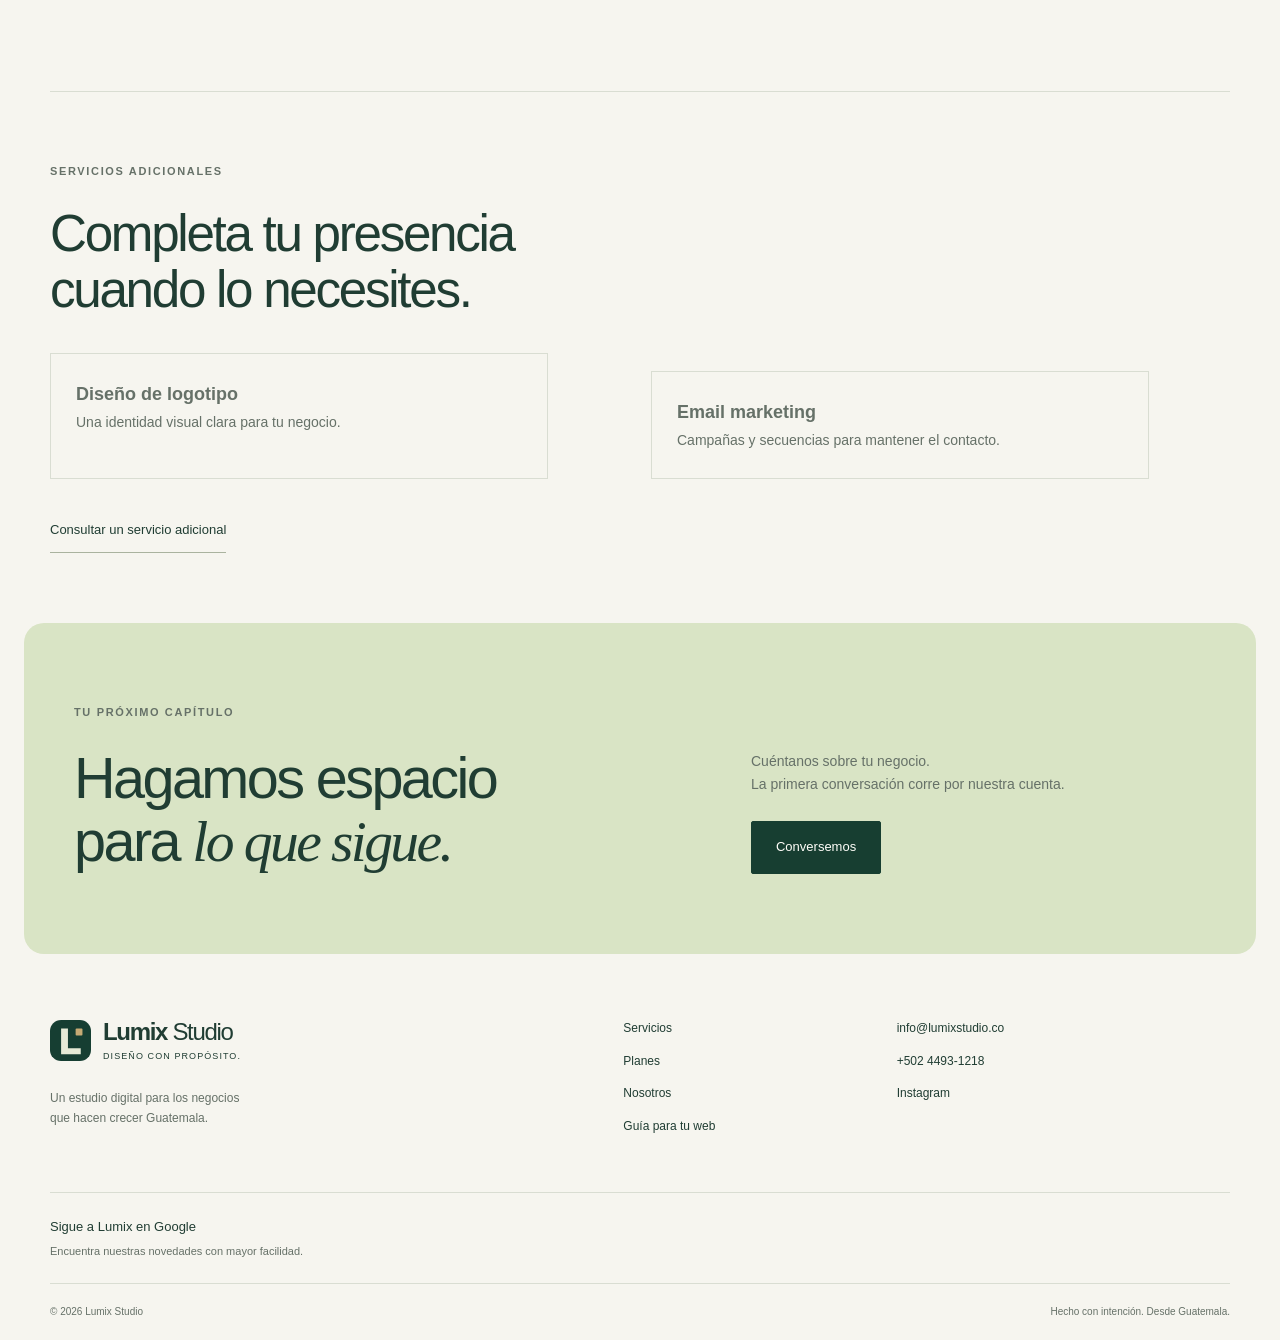
<file: planes/index.html>
<!doctype html><html lang="es-GT"><head><meta charset="utf-8"><meta name="viewport" content="width=device-width, initial-scale=1"><title>Precios de páginas web en Guatemala | Lumix Studio</title><meta name="description" content="Precios de páginas web en Guatemala. Impulso: regular Q1,500 por diseño y desarrollo; costos externos aparte. Consulta la oferta vigente y sus condiciones."><meta name="robots" content="index,follow,max-image-preview:large"><meta name="theme-color" content="#f6f5ef"><link rel="canonical" href="https://lumixstudio.co/planes/"><link rel="icon" href="/favicon.svg" type="image/svg+xml"><meta property="og:type" content="website"><meta property="og:locale" content="es_GT"><meta property="og:site_name" content="Lumix Studio"><meta property="og:title" content="Precios de páginas web en Guatemala | Lumix Studio"><meta property="og:description" content="Precios de páginas web en Guatemala. Impulso: regular Q1,500 por diseño y desarrollo; costos externos aparte. Consulta la oferta vigente y sus condiciones."><meta property="og:url" content="https://lumixstudio.co/planes/"><meta property="og:image" content="https://lumixstudio.co/assets/og-lumix-studio.png"><meta property="og:image:width" content="1200"><meta property="og:image:height" content="630"><meta property="og:image:alt" content="Lumix Studio — diseño web, SEO y automatización en Guatemala"><meta name="twitter:card" content="summary_large_image"><meta name="twitter:title" content="Precios de páginas web en Guatemala | Lumix Studio"><meta name="twitter:description" content="Precios de páginas web en Guatemala. Impulso: regular Q1,500 por diseño y desarrollo; costos externos aparte. Consulta la oferta vigente y sus condiciones."><meta name="twitter:image" content="https://lumixstudio.co/assets/og-lumix-studio.png"><link rel="stylesheet" href="/styles.css?v=6"><link rel="stylesheet" href="/motion.css"><link rel="stylesheet" href="/business.css"><link rel="stylesheet" href="/people.css"><script type="application/ld+json">{"@context":"https://schema.org","@graph":[{"@type":"Organization","@id":"https://lumixstudio.co/#organization","name":"Lumix Studio","url":"https://lumixstudio.co/","logo":"https://lumixstudio.co/favicon.svg","description":"Diseño web, SEO local y automatización para negocios en Guatemala.","telephone":"+50244931218","email":"info@lumixstudio.co","sameAs":["https://www.instagram.com/lumixstudio.gt/"],"areaServed":{"@type":"Country","name":"Guatemala"},"founder":{"@type":"Person","name":"Néstor Ordóñez"}},{"@type":"WebSite","@id":"https://lumixstudio.co/#website","url":"https://lumixstudio.co/","name":"Lumix Studio","inLanguage":"es-GT","publisher":{"@id":"https://lumixstudio.co/#organization"}},{"@type":"WebPage","@id":"https://lumixstudio.co/planes/#webpage","url":"https://lumixstudio.co/planes/","name":"Precios de páginas web en Guatemala | Lumix Studio","description":"Precios de páginas web en Guatemala. Impulso: regular Q1,500 por diseño y desarrollo; costos externos aparte. Consulta la oferta vigente y sus condiciones.","inLanguage":"es-GT","isPartOf":{"@id":"https://lumixstudio.co/#website"}},{"@type":"BreadcrumbList","itemListElement":[{"@type":"ListItem","position":1,"name":"Inicio","item":"https://lumixstudio.co/"},{"@type":"ListItem","position":2,"name":"Planes","item":"https://lumixstudio.co/planes/"}]}]}</script><script src="/app.js?v=5" defer></script><link rel="stylesheet" href="/conversion.css"><link rel="stylesheet" href="/revision.css"><link rel="stylesheet" href="/planes/oferta.css"><script async src="https://news.google.com/swg/js/v1/publisher.js"></script></head><body><a class="skip" href="#contenido">Saltar al contenido</a><header class="site-header"><div class="container navigation"><a class="brand" href="/" aria-label="Lumix Studio, inicio"><svg class="brand-mark" viewBox="0 0 48 48" aria-hidden="true"><rect width="48" height="48" rx="13" fill="#163e32"/><path d="M13 10h8v23h15v7H13z" fill="#e6ead6"/><rect x="30" y="10" width="8" height="8" rx="1" fill="#c6aa74"/></svg><span>Lumix<span class="brand-light"> Studio</span><small>Diseño con propósito.</small></span></a><nav id="navigation" aria-label="Navegación principal"><a href="/servicios/" >Servicios</a><a href="/proceso/" >Proceso</a><a href="/planes/" aria-current="page">Planes</a><a href="/nosotros/" >Nosotros</a></nav><a class="nav-cta" href="/contacto/">Hablemos </a><button class="menu-toggle" aria-expanded="false" aria-controls="navigation" aria-label="Abrir menú">Menú <span>＋</span></button></div></header><main id="contenido"><section class="section container plan-selection" id="planes"><div class="plan-heading"><span class="eyebrow">Una solución para tu siguiente etapa</span><h1>Planes y precios de páginas web en Guatemala.<br><em>Elige según tu negocio.</em></h1><p class="plan-context">¿Cuánto cuesta una página web en Guatemala? El precio regular de Impulso es Q1,500 por diseño y desarrollo. Dominio, hosting, mantenimiento y servicios de terceros se cotizan por separado. Crecimiento y Expansión se cotizan según el alcance.</p><p class="plan-context"><a href="#oferta-web">Oferta de lanzamiento de Impulso: Q1,125</a> para clientes nuevos que reserven su primera consulta gratuita del 16 de octubre de 2026 al 16 de enero de 2027. Consulta las condiciones y exclusiones.</p></div><div class="plan-options"><article class="plan-option plan-start" data-plan-index="0"><div class="plan-cover"><img decoding="async" srcset="/assets/lumix-10-640.webp 640w, /assets/lumix-10.webp 1200w" sizes="(max-width: 760px) calc(100vw - 40px), (max-width: 1100px) 70vw, 100vw" src="/assets/lumix-10.webp" alt="Una emprendedora comparte la nueva presencia digital de su negocio" width="1200" height="800" loading="lazy"><span>Presencia digital</span></div><div class="plan-content"><span class="plan-badge">Para empezar con claridad</span><h2 class="plan-name">Impulso</h2><p class="plan-decision">Necesito verme profesional</p><p class="plan-promise">Para negocios que quieren establecer o mejorar su presencia digital.</p><div class="plan-inclusions"><small>Lo que ponemos en marcha</small><ul><li>Sitio web moderno y adaptable</li><li>Configuración de dominio, hosting y SSL (costos externos aparte)</li><li>WhatsApp y formulario de contacto</li></ul></div><a class="btn plan-action" href="/contacto/?plan=Impulso">Solicitar cotización</a><p class="plan-quote">Precio regular del plan Impulso: Q1,500 por diseño y desarrollo. Dominio, hosting y otros costos externos se cotizan por separado. <a href="#oferta-web">Consulta la promoción de Q1,125 y sus condiciones</a>.</p></div></article><article class="plan-option plan-grow" data-plan-index="1"><div class="plan-cover"><img decoding="async" src="/assets/lumix-5.webp" alt="Dos profesionales revisan información de su negocio en una cafetería" width="640" height="480" loading="lazy"><span>Visibilidad y contacto</span></div><div class="plan-content"><span class="plan-badge">Más elegido</span><h2 class="plan-name">Crecimiento</h2><p class="plan-decision">Quiero que me encuentren y me contacten</p><p class="plan-promise">Para negocios que quieren más visibilidad y mejores rutas de contacto.</p><div class="plan-inclusions"><small>Lo que ponemos en marcha</small><ul><li>Todo lo incluido en Impulso</li><li>WhatsApp o reservas integradas</li><li>Google Business y SEO local básico</li></ul></div><a class="btn plan-action" href="/contacto/?plan=Crecimiento">Quiero crecer</a><p class="plan-quote">Proyecto a medida · Definimos el alcance contigo</p></div></article><article class="plan-option plan-scale" data-plan-index="2"><div class="plan-cover"><img decoding="async" src="/assets/lumix-6.webp" alt="Una emprendedora organiza citas con ayuda de herramientas digitales" width="640" height="480" loading="lazy"><span>Procesos y automatización</span></div><div class="plan-content"><span class="plan-badge">Para una operación más conectada</span><h2 class="plan-name">Expansión</h2><p class="plan-decision">Quiero automatizar parte de mi negocio</p><p class="plan-promise">Para negocios listos para conectar citas, consultas y seguimiento.</p><div class="plan-inclusions"><small>Lo que ponemos en marcha</small><ul><li>Todo lo incluido en Crecimiento</li><li>Automatización y citas en línea</li><li>Soporte técnico prioritario</li></ul></div><a class="btn plan-action" href="/contacto/?plan=Expansi%C3%B3n">Hablar sobre mi proyecto</a><p class="plan-quote">Proyecto a medida · Definimos el alcance contigo</p></div></article></div><p class="plan-help">¿Aún no sabes cuál elegir? <a href="/contacto/?servicio=Ayuda%20para%20elegir%20un%20plan">Cuéntanos sobre tu negocio.</a></p></section><section class="container offer-section" id="oferta-web" aria-labelledby="offer-title"><div><span class="eyebrow">Oferta de lanzamiento · Impulso</span><h2 id="offer-title">Tu primera página web, con 25 % de descuento.</h2><p>Si eres cliente nuevo de Lumix Studio, reserva tu primera consulta gratuita durante la vigencia de la oferta y obtén 25 % de descuento en el diseño y desarrollo de tu primer sitio web del plan Impulso.</p><p>Hablaremos de tu negocio y confirmaremos el alcance antes de preparar la propuesta.</p><p class="offer-terms"><strong>Vigencia:</strong> del 16 de octubre de 2026 al 16 de enero de 2027. Aplica a clientes nuevos que reserven su primera consulta dentro de este período. Descuento sobre el precio regular de Q1,500 para diseño y desarrollo del plan Impulso. Dominio, hosting, mantenimiento y servicios de terceros se cotizan por separado.</p></div><div class="offer-price"><span class="eyebrow">Precio promocional</span><p class="regular-price">Precio regular: Q1,500</p><p class="sale-price">Q1,125</p><p>Ahorras Q375 en diseño y desarrollo.</p><a class="btn btn-primary" href="https://calendar.app.google/AXB4UK85PyaNWPxR9" target="_blank" rel="noopener noreferrer">Reservar consulta gratis</a><p class="offer-terms">Si reservas desde aquí, cuéntanos durante la consulta que viste esta oferta.</p></div></section><section class="container scope-section" id="guia-precios" aria-labelledby="guia-precios-titulo"><div><span class="eyebrow">Guía para elegir</span><h2 id="guia-precios-titulo">¿Cuánto cuesta una página web en Guatemala?</h2><p>En Lumix Studio, el precio regular de Impulso es Q1,500 por diseño y desarrollo. El costo de un proyecto mayor depende de las páginas, el contenido y las funciones que necesites. Acordamos el alcance antes de preparar la propuesta.</p><p><a class="text-link" href="/diseno-web-guatemala/">Conoce nuestro servicio de diseño de páginas web en Guatemala</a></p><p>Si buscas visibilidad local para una web que ya tienes, consulta nuestro <a href="/seo-local-guatemala/">servicio de SEO local en Guatemala</a>. Para preparar textos, imágenes y preguntas antes de cotizar, revisa la <a href="/guia-pagina-web-guatemala/">guía para preparar tu página web</a>.</p></div><div class="scope-answers"><details><summary>¿Qué incluye Impulso por Q1,500?</summary><p>El precio regular cubre el diseño y desarrollo de un sitio moderno y adaptable, con WhatsApp y formulario de contacto. Acompañamos la configuración de dominio, hosting y SSL; sus costos externos se cotizan por separado. La cantidad de páginas y los detalles de entrega quedan definidos en tu propuesta.</p></details><details><summary>¿Qué debo presupuestar además del diseño?</summary><p>Dominio, hosting, mantenimiento y servicios de terceros se cotizan por separado, tanto con el precio regular como con la promoción. Antes de iniciar, revisamos qué necesita tu proyecto y qué costos externos o renovaciones debes considerar para mantenerlo funcionando. La <a href="/planes/#oferta-web">oferta de lanzamiento</a> reduce únicamente el precio de diseño y desarrollo de Impulso para clientes nuevos que cumplan sus condiciones.</p></details><details><summary>¿Necesito una landing page o un sitio de varias páginas?</summary><p>Una landing page concentra una campaña, un producto o una oferta en una sola página. Si necesitas explicar varios servicios, responder preguntas distintas o presentar más información sobre tu negocio, podemos organizar un sitio con varias páginas. Definimos la estructura y el precio según el objetivo y el alcance acordado.</p></details><details><summary>¿Cuál es la diferencia entre los planes?</summary><p>Impulso establece tu presencia y facilita el contacto. Crecimiento añade visibilidad e integraciones para recibir oportunidades. Expansión conecta procesos y automatizaciones. La cantidad de páginas, funciones y conexiones se especifica en tu propuesta.</p></details><details><summary>¿Cuánto tiempo necesitamos?</summary><p>Como referencia, Impulso y Crecimiento suelen tomar entre 7 y 14 días hábiles; Expansión, de 3 a 4 semanas. Confirmamos el calendario según el alcance y la entrega de textos, imágenes y accesos.</p></details><details><summary>¿Qué queda a mi nombre?</summary><p>Tu dominio y tu sitio quedan a tu nombre. En la propuesta aclaramos los accesos, la entrega y los servicios necesarios para mantenerlo funcionando.</p></details><details><summary>¿Qué pasa con el mantenimiento?</summary><p>Definimos el acompañamiento de Lumix Care, las actualizaciones y los cambios incluidos. También aclaramos las renovaciones de dominio y hosting, y cualquier suscripción de terceros.</p></details><details><summary>¿Qué necesitamos para cotizar?</summary><p>Cuéntanos qué vendes, a quién atiendes, dónde trabajas y qué acción quieres que haga tu próximo cliente. Si tienes logo, fotos o una página actual, también ayudan. No necesitas llegar con todo resuelto.</p></details></div></section><section class="container plan-addons"><span class="eyebrow">Servicios adicionales</span><h2>Completa tu presencia cuando lo necesites.</h2><div><p><strong><a href="/diseno-de-marca-guatemala/">Diseño de logotipo</a></strong><br>Una identidad visual clara para tu negocio.</p><p><strong>Email marketing</strong><br>Campañas y secuencias para mantener el contacto.</p></div><a class="text-link" href="/contacto/?servicio=Servicios%20adicionales">Consultar un servicio adicional</a></section><section class="closing"><div class="container closing-inner"><div><span class="eyebrow">Tu próximo capítulo</span><h2>Hagamos espacio<br>para <em>lo que sigue.</em></h2></div><div><p>Cuéntanos sobre tu negocio.<br>La primera conversación corre por nuestra cuenta.</p><a class="btn btn-primary" href="/contacto/">Conversemos </a></div></div></section></main><footer><div class="container"><div class="footer-top"><div><a class="brand" href="/" aria-label="Lumix Studio, inicio"><svg class="brand-mark" viewBox="0 0 48 48" aria-hidden="true"><rect width="48" height="48" rx="13" fill="#163e32"/><path d="M13 10h8v23h15v7H13z" fill="#e6ead6"/><rect x="30" y="10" width="8" height="8" rx="1" fill="#c6aa74"/></svg><span>Lumix<span class="brand-light"> Studio</span><small>Diseño con propósito.</small></span></a><p>Un estudio digital para los negocios<br>que hacen crecer Guatemala.</p></div><div class="footer-links"><a href="/servicios/">Servicios</a><a href="/planes/">Planes</a><a href="/nosotros/">Nosotros</a><a href="/guia-pagina-web-guatemala/">Guía para tu web</a></div><div class="footer-links"><a href="mailto:info@lumixstudio.co">info@lumixstudio.co </a><a href="https://wa.me/50244931218?text=Hola%20Lumix%2C%20vi%20su%20p%C3%A1gina%20y%20quisiera%20informaci%C3%B3n%20para%20mejorar%20la%20presencia%20digital%20de%20mi%20negocio." target="_blank" rel="noopener noreferrer">+502 4493-1218 </a><a href="https://www.instagram.com/lumixstudio.gt/" target="_blank" rel="noopener noreferrer">Instagram </a></div></div><div class="preferred-source"><div class="preferred-source-copy"><strong>Sigue a Lumix en Google</strong><span>Encuentra nuestras novedades con mayor facilidad.</span></div><div class="preferred-source-control" google-add-preferred-source-btn data-theme="light" data-lang="es" aria-label="Añadir Lumix Studio como fuente preferida en Google"></div></div><div class="footer-bottom"><span>© 2026 Lumix Studio</span><span>Hecho con intención. Desde Guatemala.</span></div></div></footer><a class="wa-float" href="https://wa.me/50244931218?text=Hola%20Lumix%2C%20vi%20su%20p%C3%A1gina%20y%20quisiera%20informaci%C3%B3n%20para%20mejorar%20la%20presencia%20digital%20de%20mi%20negocio." target="_blank" rel="noopener noreferrer" aria-label="Hablar con Lumix Studio por WhatsApp"> WhatsApp</a></body></html>
</file>
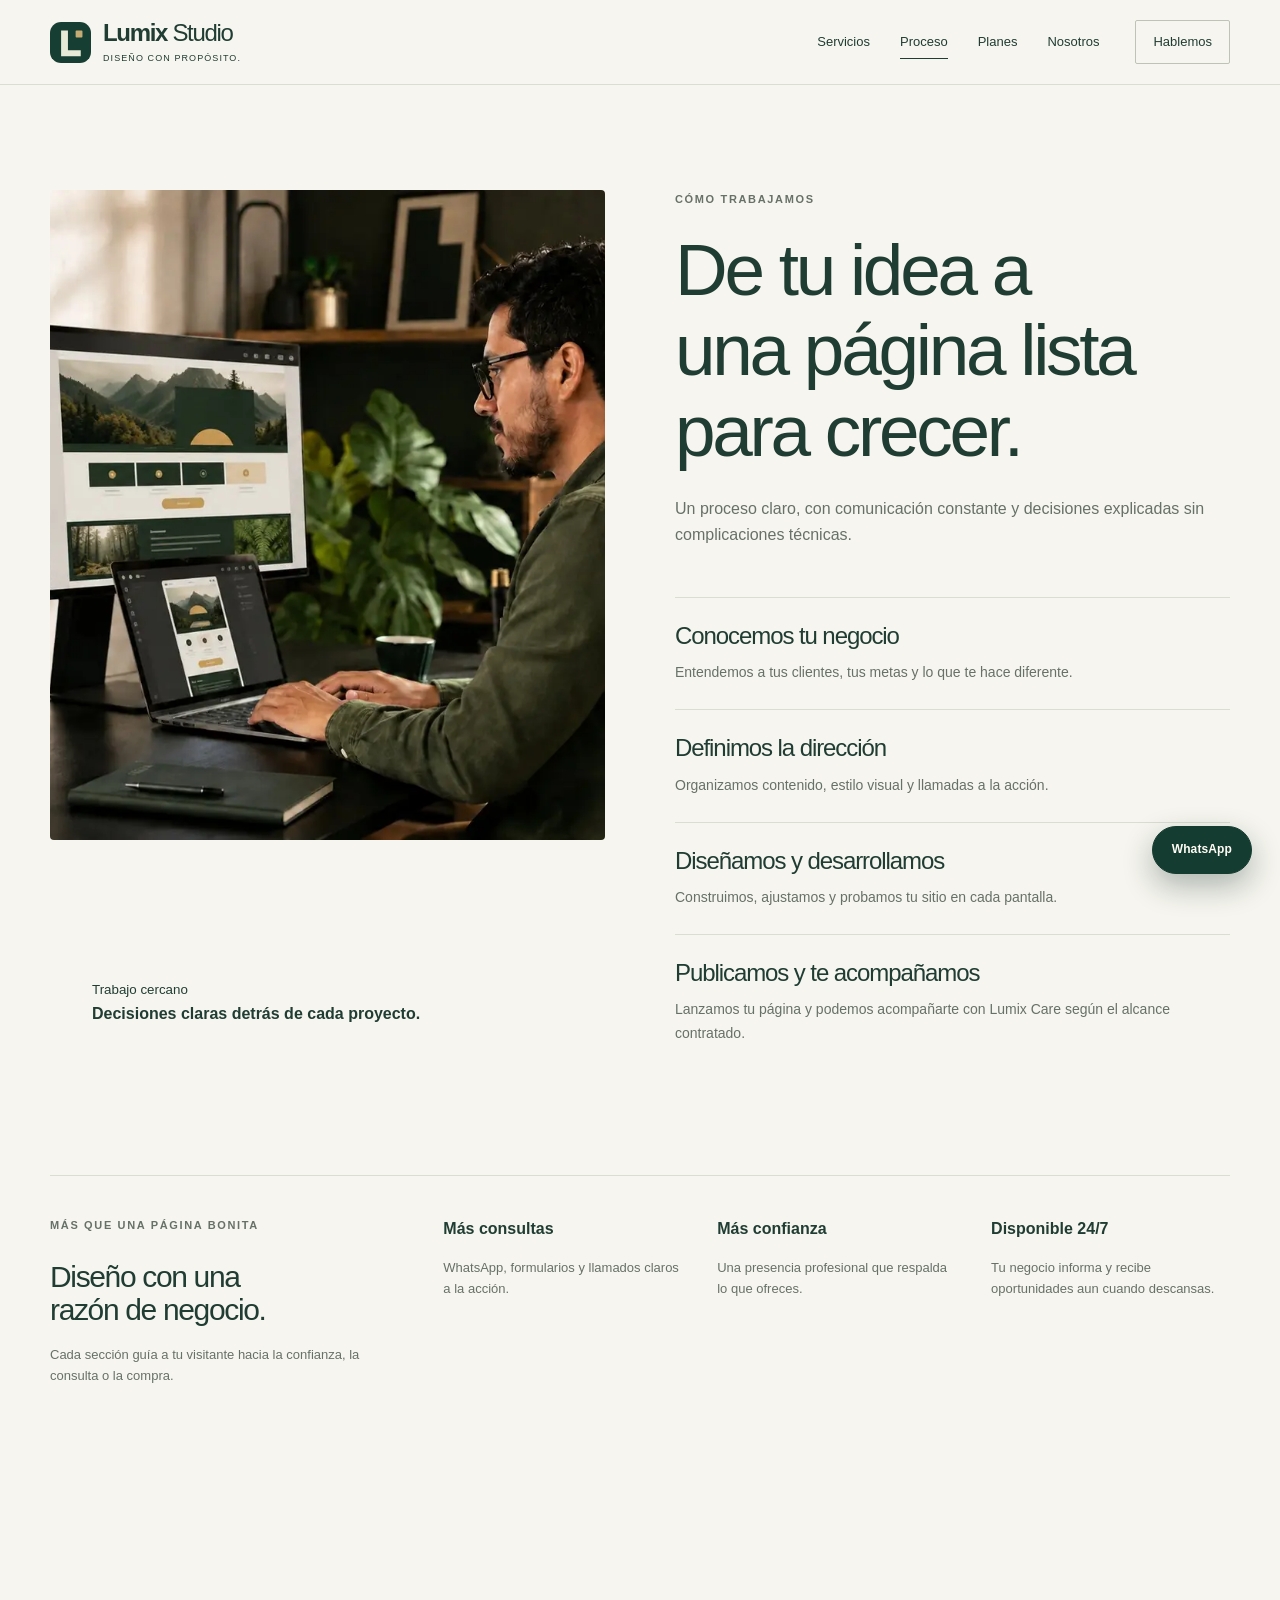
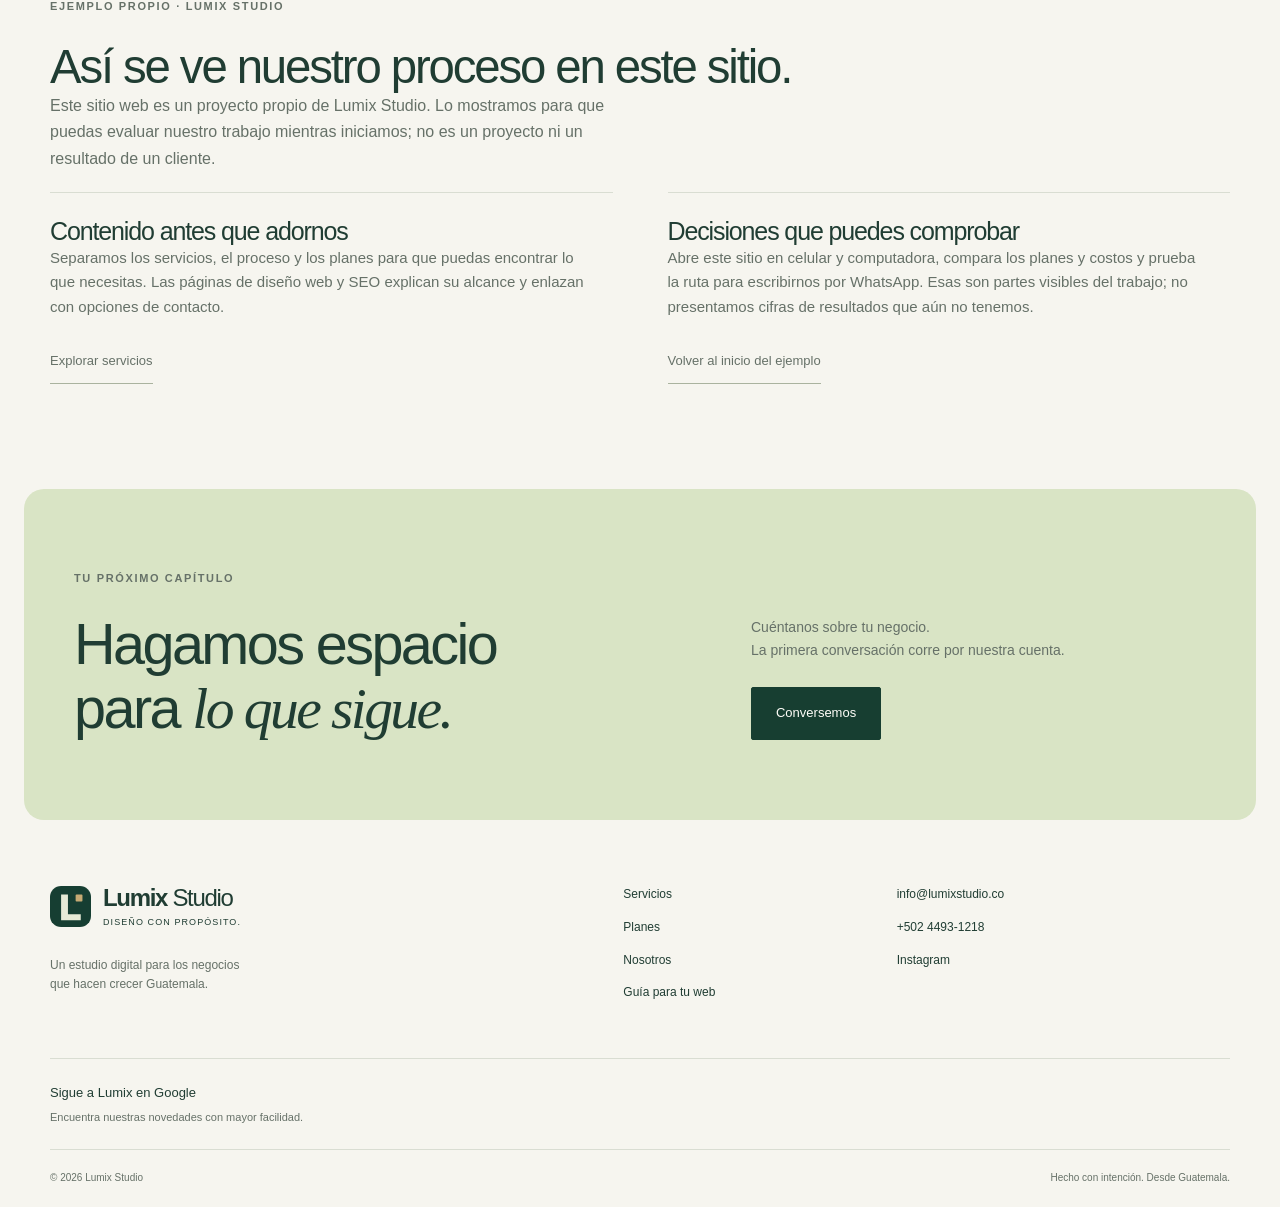
<file: proceso/index.html>
<!doctype html><html lang="es-GT"><head><meta charset="utf-8"><meta name="viewport" content="width=device-width, initial-scale=1"><title>Nuestro proceso de diseño web | Lumix Studio Guatemala</title><meta name="description" content="De la primera conversación a la publicación: conoce cómo diseñamos, desarrollamos y acompañamos tu página web con un proceso claro y cercano."><meta name="robots" content="index,follow,max-image-preview:large"><meta name="theme-color" content="#f6f5ef"><link rel="canonical" href="https://lumixstudio.co/proceso/"><link rel="icon" href="/favicon.svg" type="image/svg+xml"><meta property="og:type" content="website"><meta property="og:locale" content="es_GT"><meta property="og:site_name" content="Lumix Studio"><meta property="og:title" content="Nuestro proceso de diseño web | Lumix Studio Guatemala"><meta property="og:description" content="De la primera conversación a la publicación: conoce cómo diseñamos, desarrollamos y acompañamos tu página web con un proceso claro y cercano."><meta property="og:url" content="https://lumixstudio.co/proceso/"><meta property="og:image" content="https://lumixstudio.co/assets/og-lumix-studio.png"><meta property="og:image:width" content="1200"><meta property="og:image:height" content="630"><meta property="og:image:alt" content="Lumix Studio — diseño web, SEO y automatización en Guatemala"><meta name="twitter:card" content="summary_large_image"><meta name="twitter:title" content="Nuestro proceso de diseño web | Lumix Studio Guatemala"><meta name="twitter:description" content="De la primera conversación a la publicación: conoce cómo diseñamos, desarrollamos y acompañamos tu página web con un proceso claro y cercano."><meta name="twitter:image" content="https://lumixstudio.co/assets/og-lumix-studio.png"><link rel="stylesheet" href="/styles.css?v=6"><link rel="stylesheet" href="/motion.css"><link rel="stylesheet" href="/business.css"><link rel="stylesheet" href="/people.css"><script type="application/ld+json">{"@context":"https://schema.org","@graph":[{"@type":"Organization","@id":"https://lumixstudio.co/#organization","name":"Lumix Studio","url":"https://lumixstudio.co/","logo":"https://lumixstudio.co/favicon.svg","description":"Diseño web, SEO local y automatización para negocios en Guatemala.","telephone":"+50244931218","email":"info@lumixstudio.co","sameAs":["https://www.instagram.com/lumixstudio.gt/"],"areaServed":{"@type":"Country","name":"Guatemala"},"founder":{"@type":"Person","name":"Néstor Ordóñez"}},{"@type":"WebSite","@id":"https://lumixstudio.co/#website","url":"https://lumixstudio.co/","name":"Lumix Studio","inLanguage":"es-GT","publisher":{"@id":"https://lumixstudio.co/#organization"}},{"@type":"WebPage","@id":"https://lumixstudio.co/proceso/#webpage","url":"https://lumixstudio.co/proceso/","name":"Nuestro proceso de diseño web | Lumix Studio Guatemala","description":"De la primera conversación a la publicación: conoce cómo diseñamos, desarrollamos y acompañamos tu página web con un proceso claro y cercano.","inLanguage":"es-GT","isPartOf":{"@id":"https://lumixstudio.co/#website"}},{"@type":"BreadcrumbList","itemListElement":[{"@type":"ListItem","position":1,"name":"Inicio","item":"https://lumixstudio.co/"},{"@type":"ListItem","position":2,"name":"Proceso","item":"https://lumixstudio.co/proceso/"}]}]}</script><script src="/app.js?v=5" defer></script><link rel="stylesheet" href="/revision.css"><script async src="https://news.google.com/swg/js/v1/publisher.js"></script></head><body><a class="skip" href="#contenido">Saltar al contenido</a><header class="site-header"><div class="container navigation"><a class="brand" href="/" aria-label="Lumix Studio, inicio"><svg class="brand-mark" viewBox="0 0 48 48" aria-hidden="true"><rect width="48" height="48" rx="13" fill="#163e32"/><path d="M13 10h8v23h15v7H13z" fill="#e6ead6"/><rect x="30" y="10" width="8" height="8" rx="1" fill="#c6aa74"/></svg><span>Lumix<span class="brand-light"> Studio</span><small>Diseño con propósito.</small></span></a><nav id="navigation" aria-label="Navegación principal"><a href="/servicios/" >Servicios</a><a href="/proceso/" aria-current="page">Proceso</a><a href="/planes/" >Planes</a><a href="/nosotros/" >Nosotros</a></nav><a class="nav-cta" href="/contacto/">Hablemos </a><button class="menu-toggle" aria-expanded="false" aria-controls="navigation" aria-label="Abrir menú">Menú <span>＋</span></button></div></header><main id="contenido"><div class="subpage">
    <section class="section">
      <div class="container process-layout">
        <div class="process-photo reveal">
          <img id="processImage" src="/assets/lumix-8.webp" alt="Persona trabajando en la creación de un sitio web" loading="lazy" width="1500" height="844" decoding="async">
          <div class="photo-caption"><small>Trabajo cercano</small><strong>Decisiones claras detrás de cada proyecto.</strong></div>
        </div>
        <div>
          <div class="section-title reveal"><span class="eyebrow">Cómo trabajamos</span><h1>De tu idea a una página lista para crecer.</h1><p>Un proceso claro, con comunicación constante y decisiones explicadas sin complicaciones técnicas.</p></div>
          <div class="process-list">
            <article class="process-step reveal"><div><h2>Conocemos tu negocio</h2><p>Entendemos a tus clientes, tus metas y lo que te hace diferente.</p></div></article>
            <article class="process-step reveal"><div><h2>Definimos la dirección</h2><p>Organizamos contenido, estilo visual y llamadas a la acción.</p></div></article>
            <article class="process-step reveal"><div><h2>Diseñamos y desarrollamos</h2><p>Construimos, ajustamos y probamos tu sitio en cada pantalla.</p></div></article>
            <article class="process-step reveal"><div><h2>Publicamos y te acompañamos</h2><p>Lanzamos tu página y podemos acompañarte con Lumix Care según el alcance contratado.</p></div></article>
          </div>
        </div>
      </div>
    </section>

    <section class="section" style="padding-top:0">
      <div class="container result-band reveal">
        <div class="result-lead"><span class="eyebrow">Más que una página bonita</span><h2>Diseño con una razón de negocio.</h2><p>Cada sección guía a tu visitante hacia la confianza, la consulta o la compra.</p></div>
        <div class="result-metric"><strong>Más consultas</strong><span>WhatsApp, formularios y llamados claros a la acción.</span></div>
        <div class="result-metric"><strong>Más confianza</strong><span>Una presencia profesional que respalda lo que ofreces.</span></div>
        <div class="result-metric"><strong>Disponible 24/7</strong><span>Tu negocio informa y recibe oportunidades aun cuando descansas.</span></div>
      </div>
    </section><section class="section container" id="ejemplo-propio" aria-labelledby="ejemplo-propio-titulo"><span class="eyebrow">Ejemplo propio · Lumix Studio</span><h2 id="ejemplo-propio-titulo">Así se ve nuestro proceso en este sitio.</h2><p>Este sitio web es un proyecto propio de Lumix Studio. Lo mostramos para que puedas evaluar nuestro trabajo mientras iniciamos; no es un proyecto ni un resultado de un cliente.</p><div class="detail-grid"><article><h3>Contenido antes que adornos</h3><p>Separamos los servicios, el proceso y los planes para que puedas encontrar lo que necesitas. Las páginas de diseño web y SEO explican su alcance y enlazan con opciones de contacto.</p><p><a class="text-link" href="/servicios/">Explorar servicios</a></p></article><article><h3>Decisiones que puedes comprobar</h3><p>Abre este sitio en celular y computadora, compara los <a href="/planes/#guia-precios">planes y costos</a> y prueba la ruta para escribirnos por WhatsApp. Esas son partes visibles del trabajo; no presentamos cifras de resultados que aún no tenemos.</p><p><a class="text-link" href="/">Volver al inicio del ejemplo</a></p></article></div></section></div><section class="closing"><div class="container closing-inner"><div><span class="eyebrow">Tu próximo capítulo</span><h2>Hagamos espacio<br>para <em>lo que sigue.</em></h2></div><div><p>Cuéntanos sobre tu negocio.<br>La primera conversación corre por nuestra cuenta.</p><a class="btn btn-primary" href="/contacto/">Conversemos </a></div></div></section></main><footer><div class="container"><div class="footer-top"><div><a class="brand" href="/" aria-label="Lumix Studio, inicio"><svg class="brand-mark" viewBox="0 0 48 48" aria-hidden="true"><rect width="48" height="48" rx="13" fill="#163e32"/><path d="M13 10h8v23h15v7H13z" fill="#e6ead6"/><rect x="30" y="10" width="8" height="8" rx="1" fill="#c6aa74"/></svg><span>Lumix<span class="brand-light"> Studio</span><small>Diseño con propósito.</small></span></a><p>Un estudio digital para los negocios<br>que hacen crecer Guatemala.</p></div><div class="footer-links"><a href="/servicios/">Servicios</a><a href="/planes/">Planes</a><a href="/nosotros/">Nosotros</a><a href="/guia-pagina-web-guatemala/">Guía para tu web</a></div><div class="footer-links"><a href="mailto:info@lumixstudio.co">info@lumixstudio.co </a><a href="https://wa.me/50244931218?text=Hola%20Lumix%2C%20vi%20su%20p%C3%A1gina%20y%20quisiera%20informaci%C3%B3n%20para%20mejorar%20la%20presencia%20digital%20de%20mi%20negocio." target="_blank" rel="noopener noreferrer">+502 4493-1218 </a><a href="https://www.instagram.com/lumixstudio.gt/" target="_blank" rel="noopener noreferrer">Instagram </a></div></div><div class="preferred-source"><div class="preferred-source-copy"><strong>Sigue a Lumix en Google</strong><span>Encuentra nuestras novedades con mayor facilidad.</span></div><div class="preferred-source-control" google-add-preferred-source-btn data-theme="light" data-lang="es" aria-label="Añadir Lumix Studio como fuente preferida en Google"></div></div><div class="footer-bottom"><span>© 2026 Lumix Studio</span><span>Hecho con intención. Desde Guatemala.</span></div></div></footer><a class="wa-float" href="https://wa.me/50244931218?text=Hola%20Lumix%2C%20vi%20su%20p%C3%A1gina%20y%20quisiera%20informaci%C3%B3n%20para%20mejorar%20la%20presencia%20digital%20de%20mi%20negocio." target="_blank" rel="noopener noreferrer" aria-label="Hablar con Lumix Studio por WhatsApp"> WhatsApp</a></body></html>
</file>
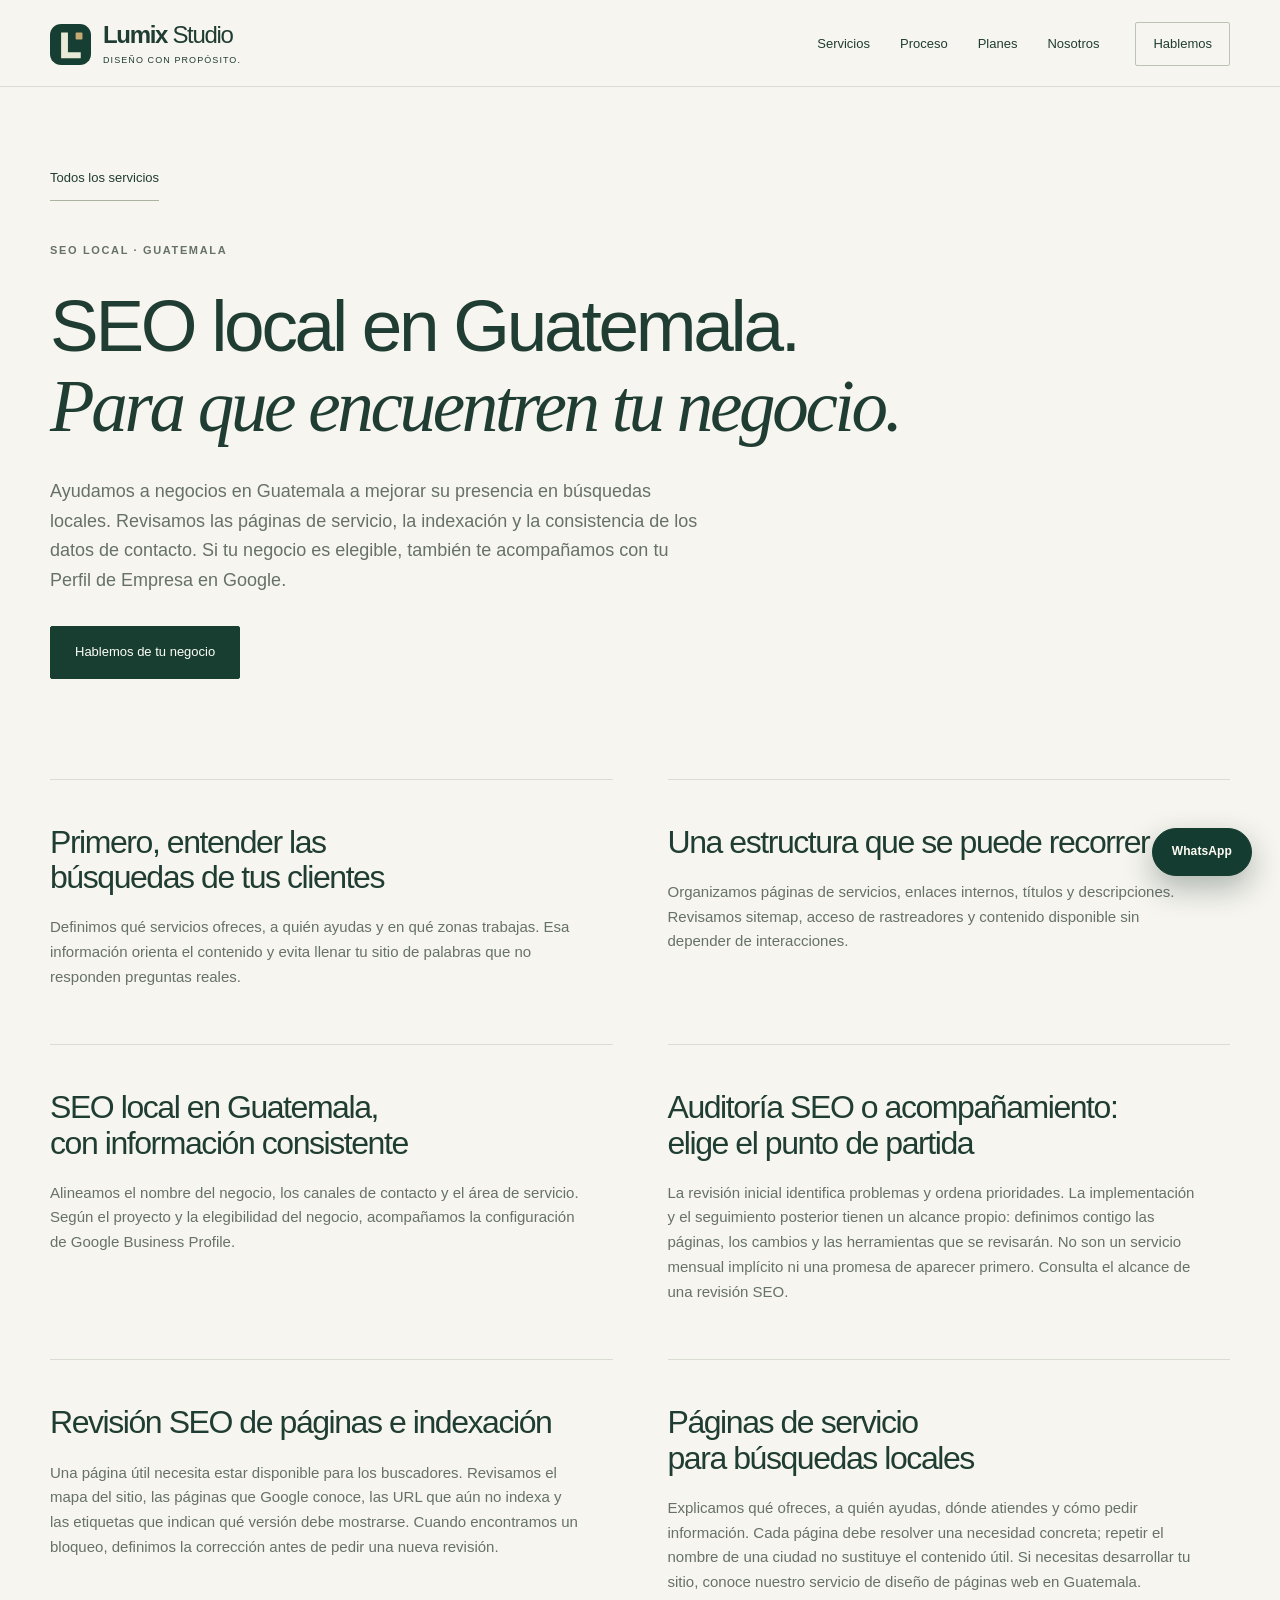
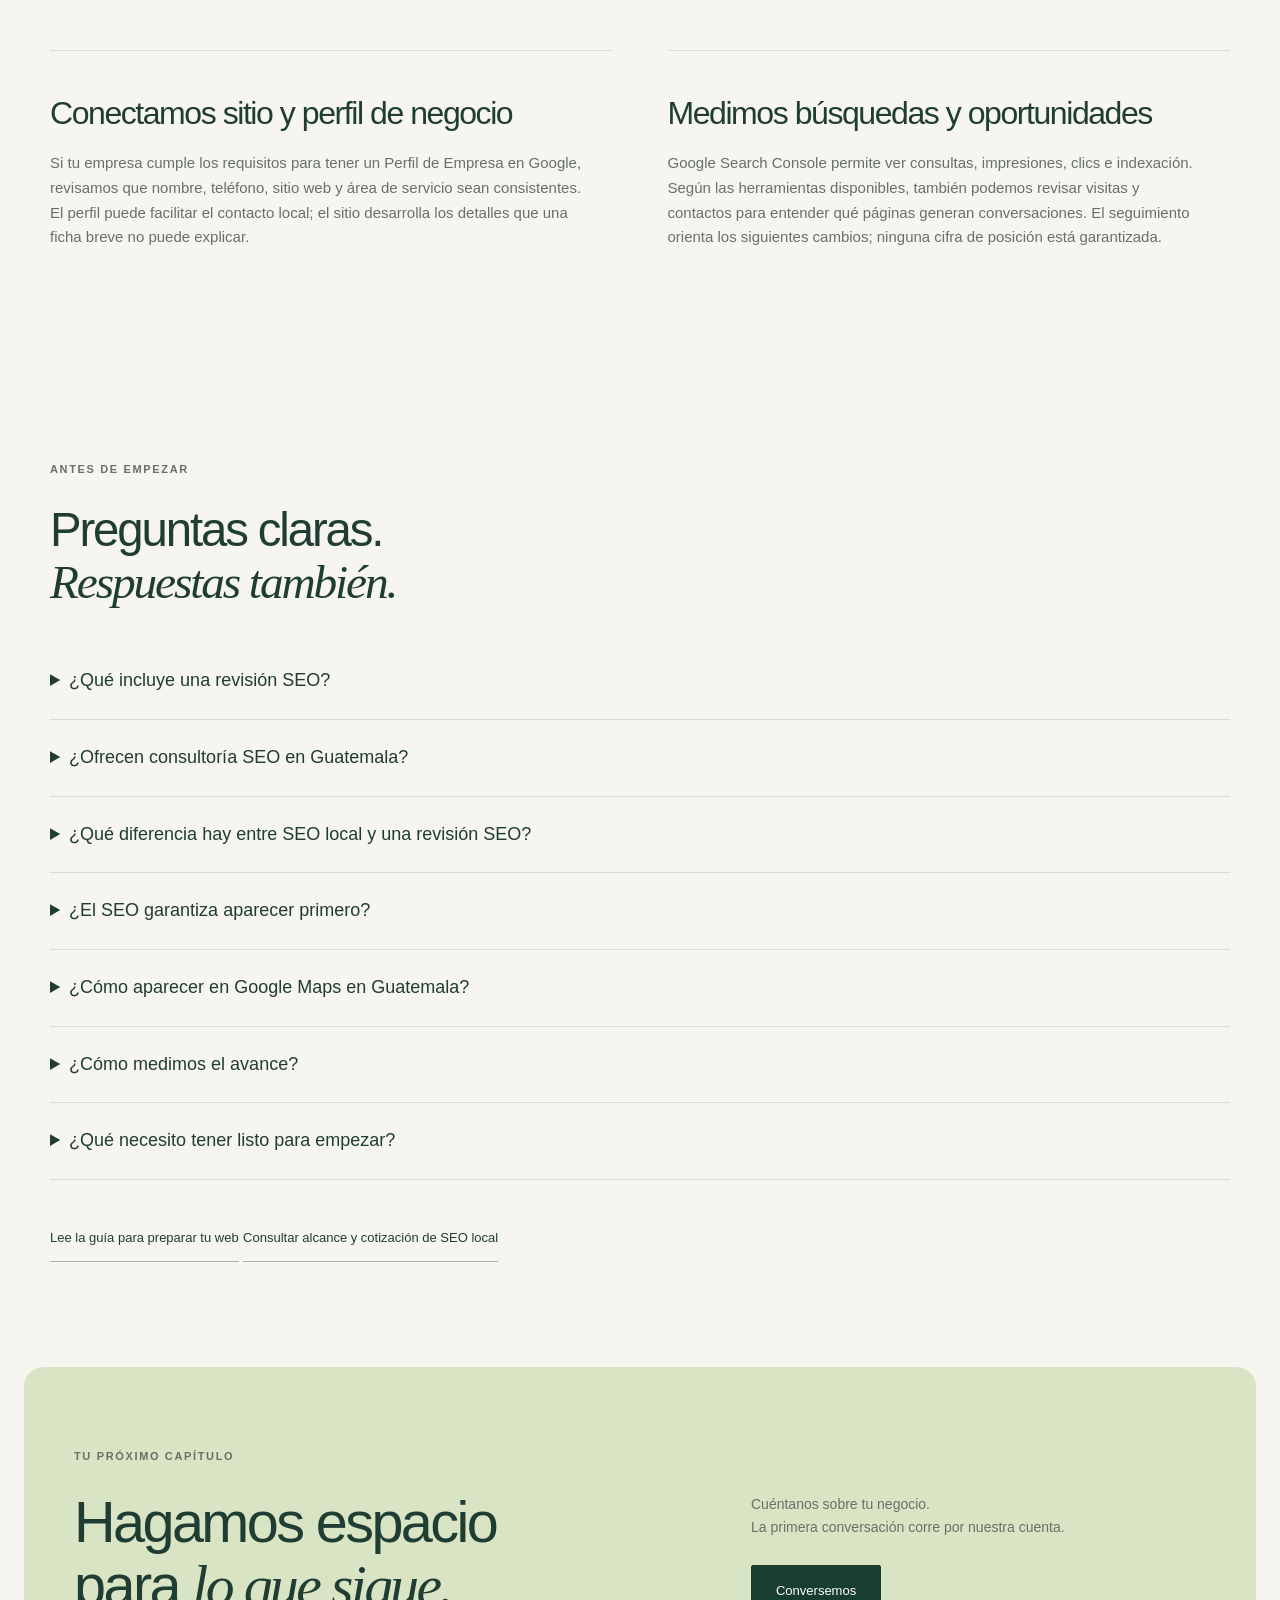
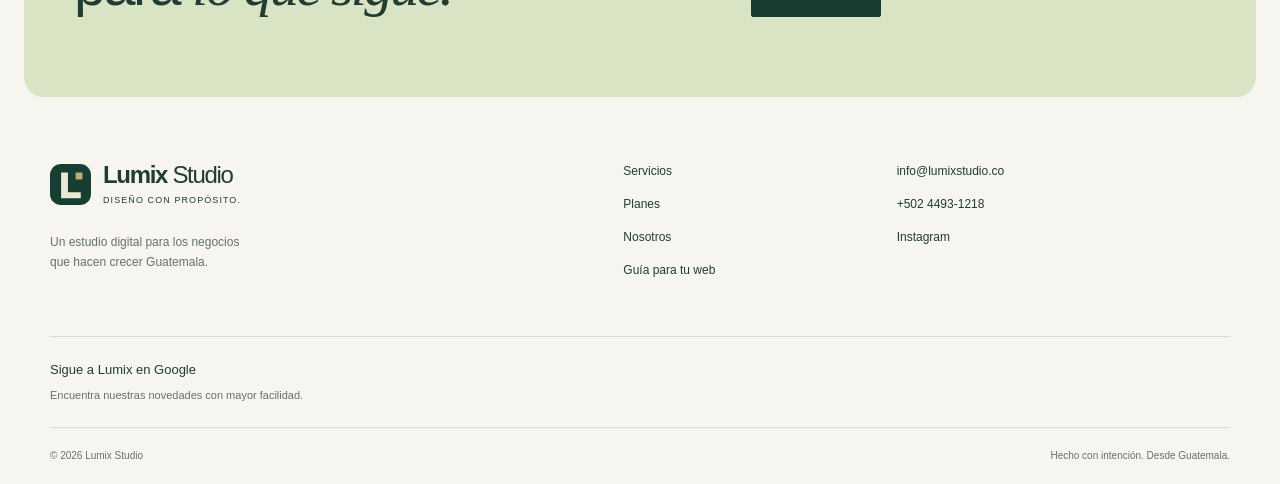
<file: seo-local-guatemala/index.html>
<!doctype html><html lang="es-GT"><head><meta charset="utf-8"><meta name="viewport" content="width=device-width, initial-scale=1"><title>SEO local en Guatemala para negocios | Lumix Studio</title><meta name="description" content="SEO local en Guatemala: revisión de tu web, indexación y Perfil de Empresa si eres elegible. Consulta el alcance con Lumix Studio y define tus prioridades."><meta name="robots" content="index,follow,max-image-preview:large"><meta name="theme-color" content="#f6f5ef"><link rel="canonical" href="https://lumixstudio.co/seo-local-guatemala/"><link rel="icon" href="/favicon.svg" type="image/svg+xml"><meta property="og:type" content="website"><meta property="og:locale" content="es_GT"><meta property="og:site_name" content="Lumix Studio"><meta property="og:title" content="SEO local en Guatemala para negocios | Lumix Studio"><meta property="og:description" content="SEO local en Guatemala: revisión de tu web, indexación y Perfil de Empresa si eres elegible. Consulta el alcance con Lumix Studio y define tus prioridades."><meta property="og:url" content="https://lumixstudio.co/seo-local-guatemala/"><meta property="og:image" content="https://lumixstudio.co/assets/og-lumix-studio.png"><meta property="og:image:width" content="1200"><meta property="og:image:height" content="630"><meta property="og:image:alt" content="Lumix Studio — diseño web, SEO y automatización en Guatemala"><meta name="twitter:card" content="summary_large_image"><meta name="twitter:title" content="SEO local en Guatemala para negocios | Lumix Studio"><meta name="twitter:description" content="SEO local en Guatemala: revisión de tu web, indexación y Perfil de Empresa si eres elegible. Consulta el alcance con Lumix Studio y define tus prioridades."><meta name="twitter:image" content="https://lumixstudio.co/assets/og-lumix-studio.png"><link rel="stylesheet" href="/styles.css?v=6"><link rel="stylesheet" href="/motion.css"><link rel="stylesheet" href="/business.css"><link rel="stylesheet" href="/people.css"><script type="application/ld+json">{"@context":"https://schema.org","@graph":[{"@type":"Organization","@id":"https://lumixstudio.co/#organization","name":"Lumix Studio","url":"https://lumixstudio.co/","logo":"https://lumixstudio.co/favicon.svg","description":"Diseño web, SEO local y automatización para negocios en Guatemala.","telephone":"+50244931218","email":"info@lumixstudio.co","sameAs":["https://www.instagram.com/lumixstudio.gt/"],"areaServed":{"@type":"Country","name":"Guatemala"},"founder":{"@type":"Person","name":"Néstor Ordóñez"}},{"@type":"WebSite","@id":"https://lumixstudio.co/#website","url":"https://lumixstudio.co/","name":"Lumix Studio","inLanguage":"es-GT","publisher":{"@id":"https://lumixstudio.co/#organization"}},{"@type":"WebPage","@id":"https://lumixstudio.co/seo-local-guatemala/#webpage","url":"https://lumixstudio.co/seo-local-guatemala/","name":"SEO local en Guatemala para negocios | Lumix Studio","description":"SEO local en Guatemala: revisión de tu web, indexación y Perfil de Empresa si eres elegible. Consulta el alcance con Lumix Studio y define tus prioridades.","inLanguage":"es-GT","isPartOf":{"@id":"https://lumixstudio.co/#website"}},{"@type":"BreadcrumbList","itemListElement":[{"@type":"ListItem","position":1,"name":"Inicio","item":"https://lumixstudio.co/"},{"@type":"ListItem","position":2,"name":"SEO local","item":"https://lumixstudio.co/seo-local-guatemala/"}]},{"@type":"Service","name":"SEO local","description":"Ayudamos a negocios en Guatemala a mejorar las bases de su visibilidad en buscadores: páginas claras, contenido útil y una estructura técnica que permita encontrar y entender sus servicios.","url":"https://lumixstudio.co/seo-local-guatemala/","areaServed":{"@type":"Country","name":"Guatemala"},"provider":{"@id":"https://lumixstudio.co/#organization"}}]}</script><script src="/app.js?v=5" defer></script><link rel="stylesheet" href="/revision.css"><script async src="https://news.google.com/swg/js/v1/publisher.js"></script></head><body><a class="skip" href="#contenido">Saltar al contenido</a><header class="site-header"><div class="container navigation"><a class="brand" href="/" aria-label="Lumix Studio, inicio"><svg class="brand-mark" viewBox="0 0 48 48" aria-hidden="true"><rect width="48" height="48" rx="13" fill="#163e32"/><path d="M13 10h8v23h15v7H13z" fill="#e6ead6"/><rect x="30" y="10" width="8" height="8" rx="1" fill="#c6aa74"/></svg><span>Lumix<span class="brand-light"> Studio</span><small>Diseño con propósito.</small></span></a><nav id="navigation" aria-label="Navegación principal"><a href="/servicios/" >Servicios</a><a href="/proceso/" >Proceso</a><a href="/planes/" >Planes</a><a href="/nosotros/" >Nosotros</a></nav><a class="nav-cta" href="/contacto/">Hablemos </a><button class="menu-toggle" aria-expanded="false" aria-controls="navigation" aria-label="Abrir menú">Menú <span>＋</span></button></div></header><main id="contenido"><section class="detail-hero container"><a class="text-link" href="/servicios/"> Todos los servicios</a><span class="eyebrow">SEO local · Guatemala</span><h1>SEO local en Guatemala.<br><em>Para que encuentren tu negocio.</em></h1><p>Ayudamos a negocios en Guatemala a mejorar su presencia en búsquedas locales. Revisamos las páginas de servicio, la indexación y la consistencia de los datos de contacto. Si tu negocio es elegible, también te acompañamos con tu Perfil de Empresa en Google.</p><a class="btn btn-primary" href="/contacto/?servicio=SEO%20local">Hablemos de tu negocio </a></section><section class="section container detail-grid"><article><h2>Primero, entender las búsquedas de tus clientes</h2><p>Definimos qué servicios ofreces, a quién ayudas y en qué zonas trabajas. Esa información orienta el contenido y evita llenar tu sitio de palabras que no responden preguntas reales.</p></article><article><h2>Una estructura que se puede recorrer</h2><p>Organizamos páginas de servicios, enlaces internos, títulos y descripciones. Revisamos sitemap, acceso de rastreadores y contenido disponible sin depender de interacciones.</p></article><article><h2>SEO local en Guatemala, con información consistente</h2><p>Alineamos el nombre del negocio, los canales de contacto y el área de servicio. Según el proyecto y la elegibilidad del negocio, acompañamos la configuración de Google Business Profile.</p></article><article><h2>Auditoría SEO o acompañamiento: elige el punto de partida</h2><p>La revisión inicial identifica problemas y ordena prioridades. La implementación y el seguimiento posterior tienen un alcance propio: definimos contigo las páginas, los cambios y las herramientas que se revisarán. No son un servicio mensual implícito ni una promesa de aparecer primero. <a href="/contacto/?servicio=SEO%20local">Consulta el alcance de una revisión SEO</a>.</p></article><article><h2>Revisión SEO de páginas e indexación</h2><p>Una página útil necesita estar disponible para los buscadores. Revisamos el mapa del sitio, las páginas que Google conoce, las URL que aún no indexa y las etiquetas que indican qué versión debe mostrarse. Cuando encontramos un bloqueo, definimos la corrección antes de pedir una nueva revisión.</p></article><article><h2>Páginas de servicio para búsquedas locales</h2><p>Explicamos qué ofreces, a quién ayudas, dónde atiendes y cómo pedir información. Cada página debe resolver una necesidad concreta; repetir el nombre de una ciudad no sustituye el contenido útil. Si necesitas desarrollar tu sitio, conoce nuestro <a href="/diseno-web-guatemala/">servicio de diseño de páginas web en Guatemala</a>.</p></article><article><h2>Conectamos sitio y perfil de negocio</h2><p>Si tu empresa cumple los requisitos para tener un Perfil de Empresa en Google, revisamos que nombre, teléfono, sitio web y área de servicio sean consistentes. El perfil puede facilitar el contacto local; el sitio desarrolla los detalles que una ficha breve no puede explicar.</p></article><article><h2>Medimos búsquedas y oportunidades</h2><p>Google Search Console permite ver consultas, impresiones, clics e indexación. Según las herramientas disponibles, también podemos revisar visitas y contactos para entender qué páginas generan conversaciones. El seguimiento orienta los siguientes cambios; ninguna cifra de posición está garantizada.</p></article></section><section class="section container"><span class="eyebrow">Antes de empezar</span><h2>Preguntas claras.<br><em>Respuestas también.</em></h2><div class="detail-faq"><details><summary>¿Qué incluye una revisión SEO?</summary><p>Revisamos las páginas principales de tu sitio, sus títulos y contenido, los enlaces internos y la información disponible en Google Search Console cuando tienes acceso. Identificamos problemas de indexación y oportunidades de claridad para tus servicios. Las recomendaciones se priorizan según lo que encontremos; una revisión no garantiza una posición concreta.</p></details><details><summary>¿Ofrecen consultoría SEO en Guatemala?</summary><p>Sí. Revisamos la situación de tu sitio y las consultas que ya generan impresiones cuando tienes acceso a Search Console. Identificamos qué páginas necesitan claridad, enlaces o correcciones técnicas y acordamos por dónde empezar. Si necesitas actualizar páginas web, definimos ese trabajo según su alcance.</p></details><details><summary>¿Qué diferencia hay entre SEO local y una revisión SEO?</summary><p>La revisión detecta problemas y oportunidades en tu sitio. El SEO local también considera cómo describes tus servicios y la zona donde atiendes, además de la información de tu Perfil de Empresa en Google cuando el negocio es elegible. Podemos comenzar con la revisión y priorizar después las mejoras.</p></details><details><summary>¿El SEO garantiza aparecer primero?</summary><p>No. La posición depende de relevancia, competencia, calidad y otros factores de cada buscador. Nuestro trabajo fortalece las bases que sí podemos mejorar.</p></details><details><summary>¿Cómo aparecer en Google Maps en Guatemala?</summary><p>Primero hay que comprobar si tu negocio cumple los requisitos para tener un Perfil de Empresa en Google. Si es elegible, revisamos la información que permite entender qué haces, dónde atiendes y cómo contactarte. El perfil y tu sitio web deben ofrecer datos consistentes. La posición también depende de factores como la distancia y la relevancia para cada búsqueda; ningún ajuste garantiza el primer lugar.</p></details><details><summary>¿Cómo medimos el avance?</summary><p>Con acceso a las herramientas correspondientes, podemos revisar indexación, consultas de búsqueda, visitas y contactos. El objetivo es entender qué genera oportunidades reales.</p></details><details><summary>¿Qué necesito tener listo para empezar?</summary><p>Podemos comenzar revisando tu sitio, tus servicios principales, el área donde atiendes y las preguntas que reciben tus clientes. Si ya tienes un Perfil de Empresa o acceso a Search Console, esa información ayuda a establecer una base real.</p></details></div><a class="text-link" href="/guia-pagina-web-guatemala/">Lee la guía para preparar tu web </a> <a class="text-link" href="/contacto/?servicio=SEO%20local">Consultar alcance y cotización de SEO local </a></section><section class="closing"><div class="container closing-inner"><div><span class="eyebrow">Tu próximo capítulo</span><h2>Hagamos espacio<br>para <em>lo que sigue.</em></h2></div><div><p>Cuéntanos sobre tu negocio.<br>La primera conversación corre por nuestra cuenta.</p><a class="btn btn-primary" href="/contacto/">Conversemos </a></div></div></section></main><footer><div class="container"><div class="footer-top"><div><a class="brand" href="/" aria-label="Lumix Studio, inicio"><svg class="brand-mark" viewBox="0 0 48 48" aria-hidden="true"><rect width="48" height="48" rx="13" fill="#163e32"/><path d="M13 10h8v23h15v7H13z" fill="#e6ead6"/><rect x="30" y="10" width="8" height="8" rx="1" fill="#c6aa74"/></svg><span>Lumix<span class="brand-light"> Studio</span><small>Diseño con propósito.</small></span></a><p>Un estudio digital para los negocios<br>que hacen crecer Guatemala.</p></div><div class="footer-links"><a href="/servicios/">Servicios</a><a href="/planes/">Planes</a><a href="/nosotros/">Nosotros</a><a href="/guia-pagina-web-guatemala/">Guía para tu web</a></div><div class="footer-links"><a href="mailto:info@lumixstudio.co">info@lumixstudio.co </a><a href="https://wa.me/50244931218?text=Hola%20Lumix%2C%20vi%20su%20p%C3%A1gina%20y%20quisiera%20informaci%C3%B3n%20para%20mejorar%20la%20presencia%20digital%20de%20mi%20negocio." target="_blank" rel="noopener noreferrer">+502 4493-1218 </a><a href="https://www.instagram.com/lumixstudio.gt/" target="_blank" rel="noopener noreferrer">Instagram </a></div></div><div class="preferred-source"><div class="preferred-source-copy"><strong>Sigue a Lumix en Google</strong><span>Encuentra nuestras novedades con mayor facilidad.</span></div><div class="preferred-source-control" google-add-preferred-source-btn data-theme="light" data-lang="es" aria-label="Añadir Lumix Studio como fuente preferida en Google"></div></div><div class="footer-bottom"><span>© 2026 Lumix Studio</span><span>Hecho con intención. Desde Guatemala.</span></div></div></footer><a class="wa-float" href="https://wa.me/50244931218?text=Hola%20Lumix%2C%20vi%20su%20p%C3%A1gina%20y%20quisiera%20informaci%C3%B3n%20para%20mejorar%20la%20presencia%20digital%20de%20mi%20negocio." target="_blank" rel="noopener noreferrer" aria-label="Hablar con Lumix Studio por WhatsApp"> WhatsApp</a></body></html>
</file>
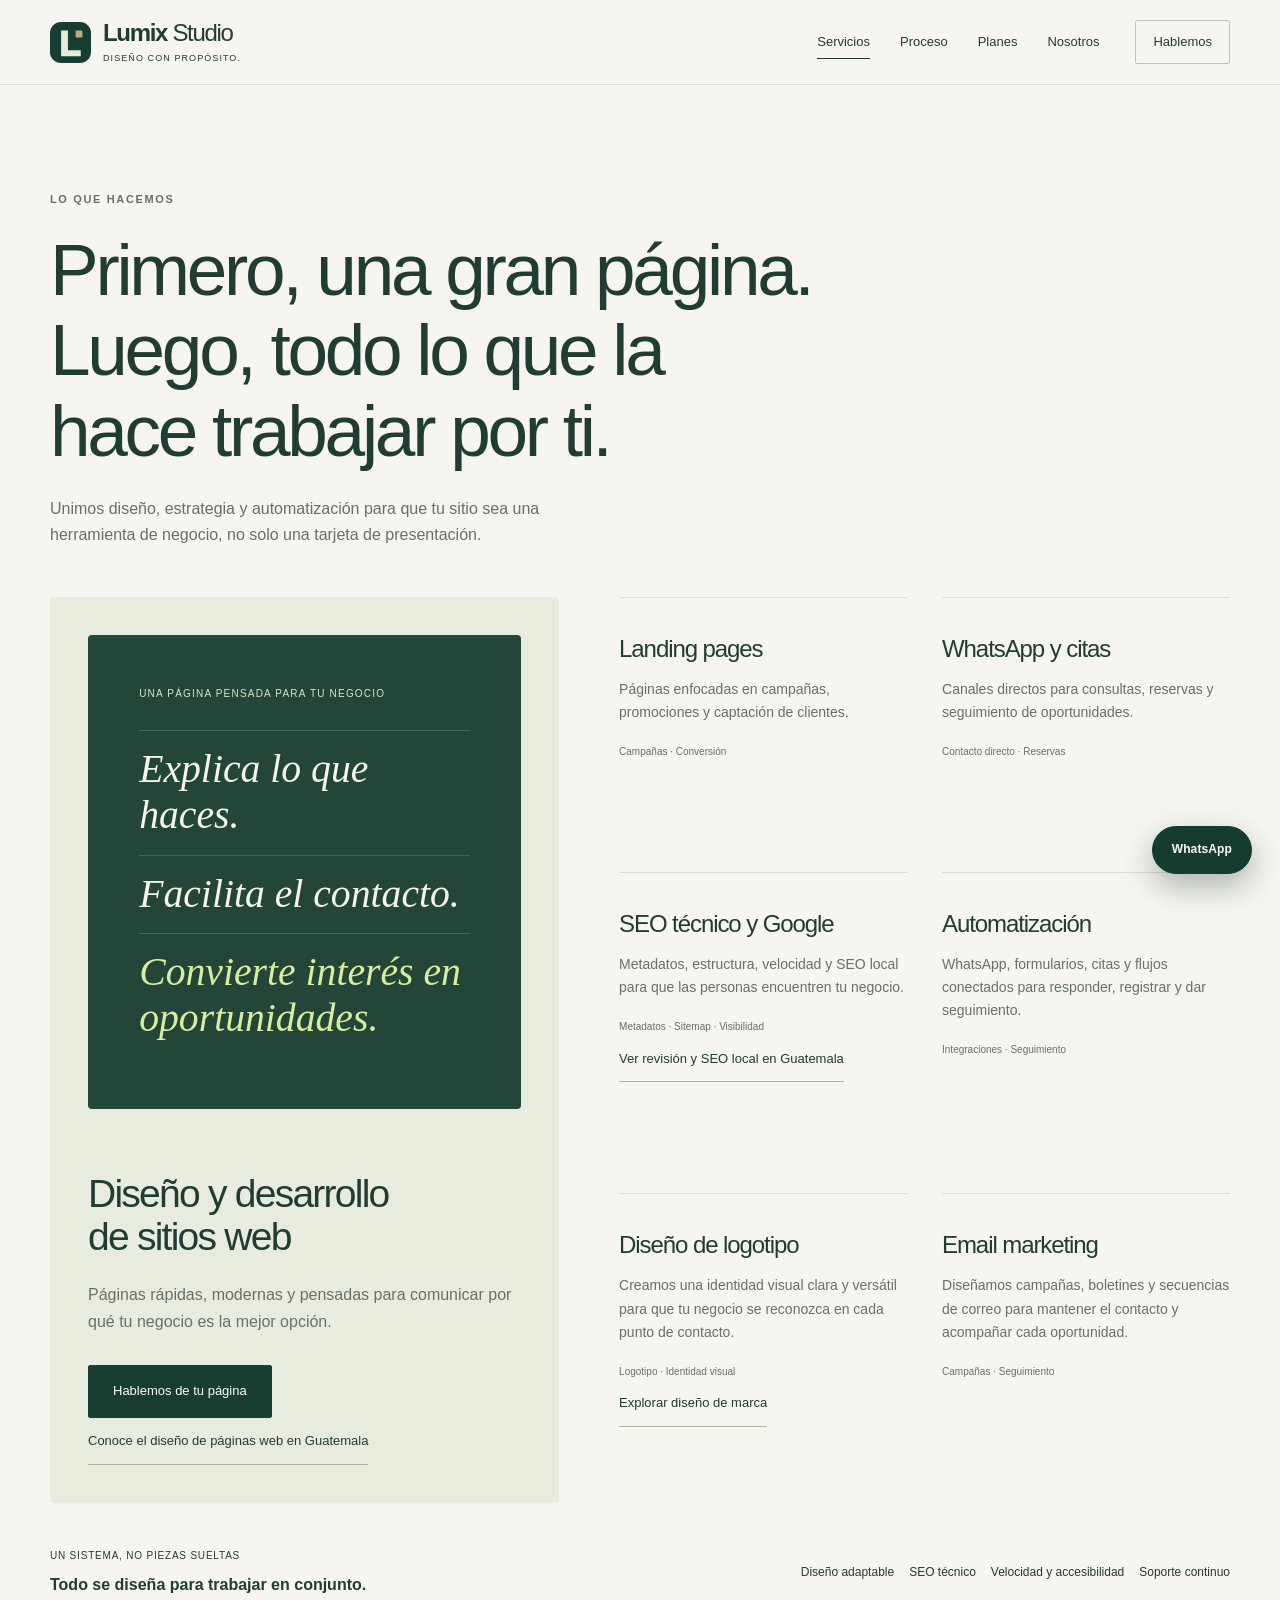
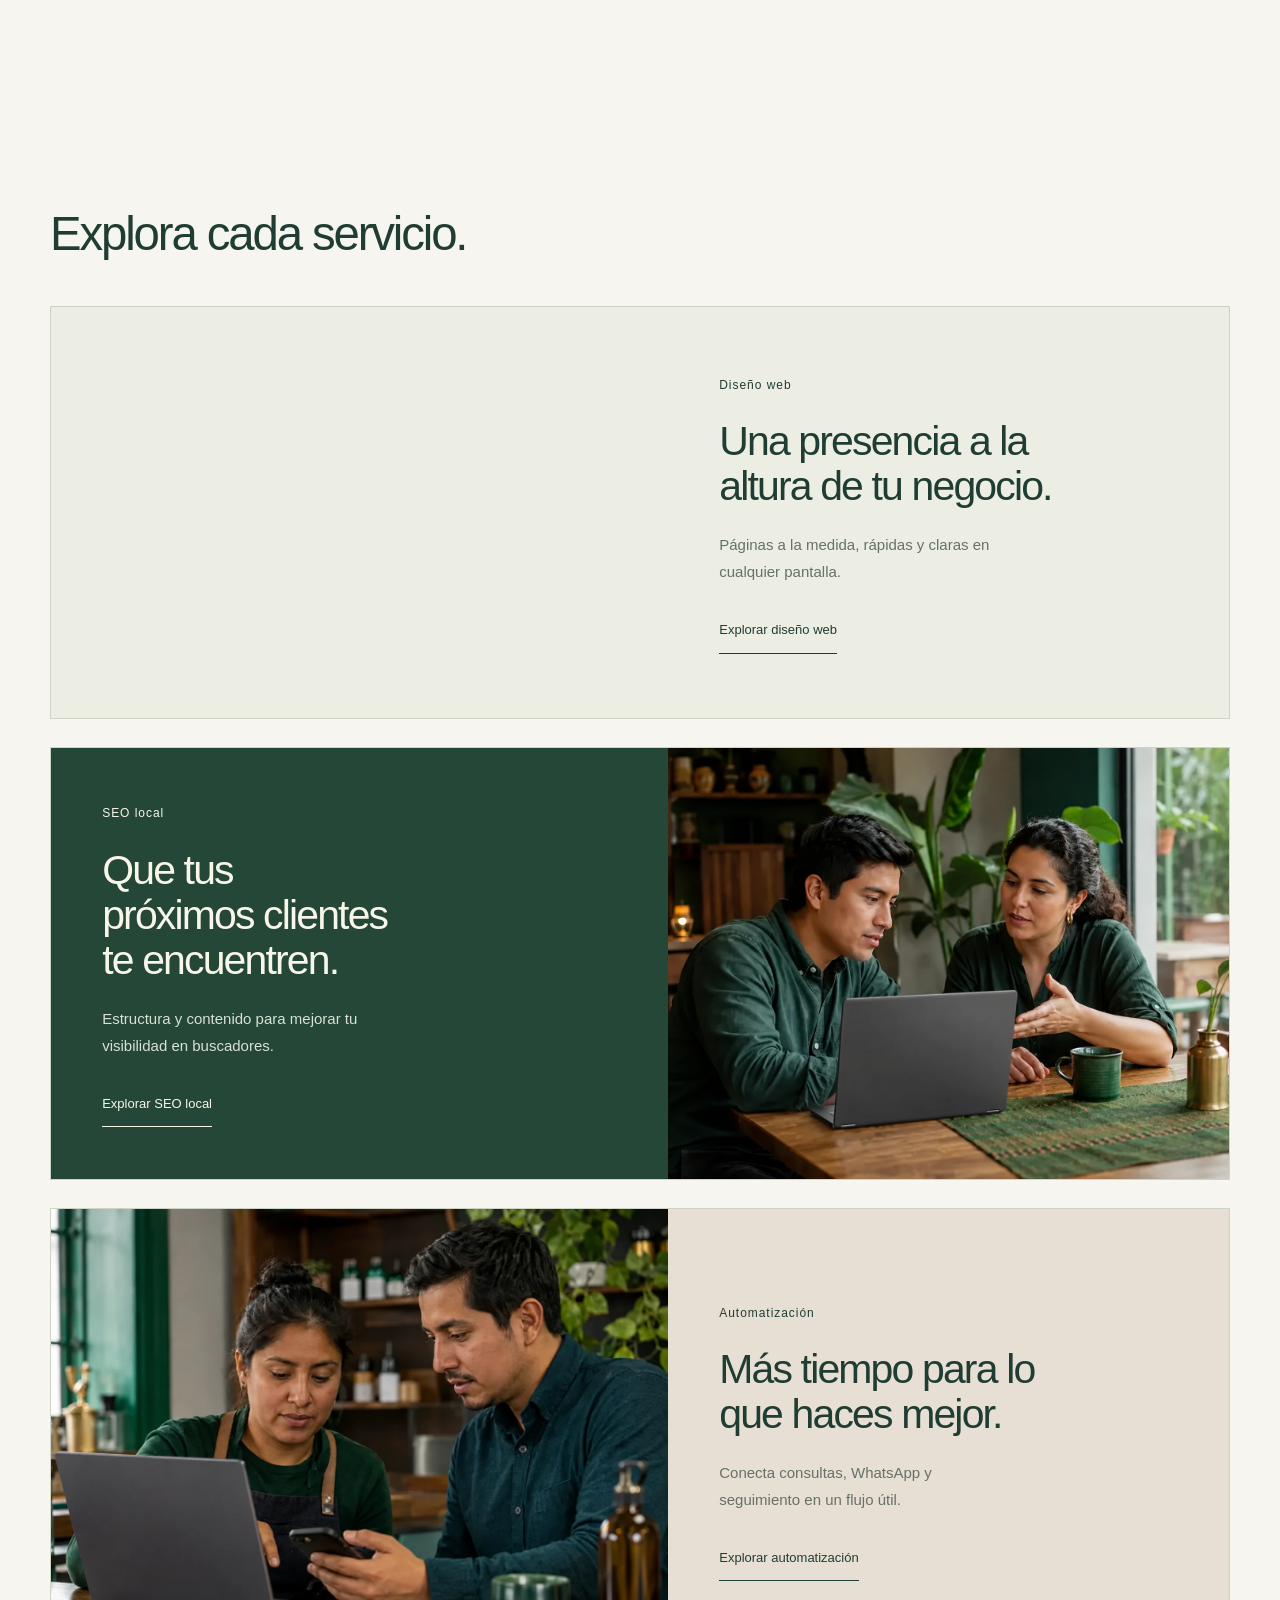
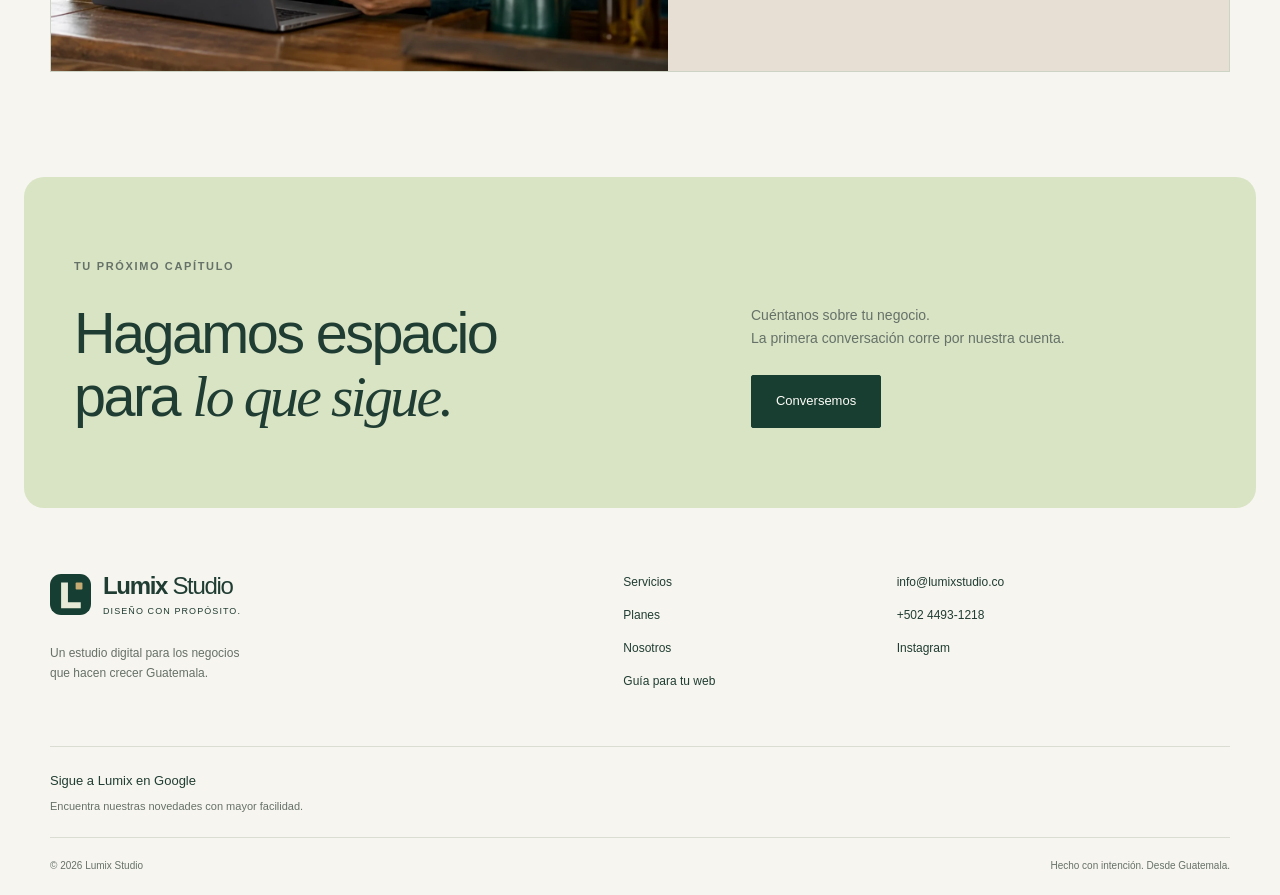
<file: servicios/index.html>
<!doctype html><html lang="es-GT"><head><meta charset="utf-8"><meta name="viewport" content="width=device-width, initial-scale=1"><title>Servicios digitales en Guatemala | Lumix Studio</title><meta name="description" content="Explora diseño web, logotipos, email marketing, SEO local y automatización creados por Lumix Studio para fortalecer negocios en Guatemala."><meta name="robots" content="index,follow,max-image-preview:large"><meta name="theme-color" content="#f6f5ef"><link rel="canonical" href="https://lumixstudio.co/servicios/"><link rel="icon" href="/favicon.svg" type="image/svg+xml"><meta property="og:type" content="website"><meta property="og:locale" content="es_GT"><meta property="og:site_name" content="Lumix Studio"><meta property="og:title" content="Servicios digitales en Guatemala | Lumix Studio"><meta property="og:description" content="Explora diseño web, logotipos, email marketing, SEO local y automatización creados por Lumix Studio para fortalecer negocios en Guatemala."><meta property="og:url" content="https://lumixstudio.co/servicios/"><meta property="og:image" content="https://lumixstudio.co/assets/og-lumix-studio.png"><meta property="og:image:width" content="1200"><meta property="og:image:height" content="630"><meta property="og:image:alt" content="Lumix Studio — diseño web, SEO y automatización en Guatemala"><meta name="twitter:card" content="summary_large_image"><meta name="twitter:title" content="Servicios digitales en Guatemala | Lumix Studio"><meta name="twitter:description" content="Explora diseño web, logotipos, email marketing, SEO local y automatización creados por Lumix Studio para fortalecer negocios en Guatemala."><meta name="twitter:image" content="https://lumixstudio.co/assets/og-lumix-studio.png"><link rel="stylesheet" href="/styles.css?v=6"><link rel="stylesheet" href="/motion.css"><link rel="stylesheet" href="/business.css"><link rel="stylesheet" href="/people.css"><script type="application/ld+json">{"@context":"https://schema.org","@graph":[{"@type":"Organization","@id":"https://lumixstudio.co/#organization","name":"Lumix Studio","url":"https://lumixstudio.co/","logo":"https://lumixstudio.co/favicon.svg","description":"Diseño web, identidad visual, email marketing, SEO local y automatización para negocios en Guatemala.","telephone":"+50244931218","email":"info@lumixstudio.co","sameAs":["https://www.instagram.com/lumixstudio.gt/"],"areaServed":{"@type":"Country","name":"Guatemala"},"founder":{"@type":"Person","name":"Néstor Ordóñez"}},{"@type":"WebSite","@id":"https://lumixstudio.co/#website","url":"https://lumixstudio.co/","name":"Lumix Studio","inLanguage":"es-GT","publisher":{"@id":"https://lumixstudio.co/#organization"}},{"@type":"WebPage","@id":"https://lumixstudio.co/servicios/#webpage","url":"https://lumixstudio.co/servicios/","name":"Servicios digitales en Guatemala | Lumix Studio","description":"Explora diseño web, logotipos, email marketing, SEO local y automatización creados por Lumix Studio para fortalecer negocios en Guatemala.","inLanguage":"es-GT","isPartOf":{"@id":"https://lumixstudio.co/#website"}},{"@type":"BreadcrumbList","itemListElement":[{"@type":"ListItem","position":1,"name":"Inicio","item":"https://lumixstudio.co/"},{"@type":"ListItem","position":2,"name":"Servicios","item":"https://lumixstudio.co/servicios/"}]}]}</script><script src="/app.js?v=5" defer></script><link rel="stylesheet" href="/revision.css"><script async src="https://news.google.com/swg/js/v1/publisher.js"></script></head><body><a class="skip" href="#contenido">Saltar al contenido</a><header class="site-header"><div class="container navigation"><a class="brand" href="/" aria-label="Lumix Studio, inicio"><svg class="brand-mark" viewBox="0 0 48 48" aria-hidden="true"><rect width="48" height="48" rx="13" fill="#163e32"/><path d="M13 10h8v23h15v7H13z" fill="#e6ead6"/><rect x="30" y="10" width="8" height="8" rx="1" fill="#c6aa74"/></svg><span>Lumix<span class="brand-light"> Studio</span><small>Diseño con propósito.</small></span></a><nav id="navigation" aria-label="Navegación principal"><a href="/servicios/" aria-current="page">Servicios</a><a href="/proceso/" >Proceso</a><a href="/planes/" >Planes</a><a href="/nosotros/" >Nosotros</a></nav><a class="nav-cta" href="/contacto/">Hablemos </a><button class="menu-toggle" aria-expanded="false" aria-controls="navigation" aria-label="Abrir menú">Menú <span>＋</span></button></div></header><main id="contenido"><div class="subpage">
    <section class="section section-soft services-section">
      <div class="container">
        <div class="section-title reveal"><span class="eyebrow">Lo que hacemos</span><h1>Primero, una gran página. Luego, todo lo que la hace trabajar por ti.</h1><p>Unimos diseño, estrategia y automatización para que tu sitio sea una herramienta de negocio, no solo una tarjeta de presentación.</p></div>
        <div class="service-lead">
          <article class="service-feature reveal">

            <div class="service-promise-card" aria-label="Objetivos de una página web Lumix"><span>UNA PÁGINA PENSADA PARA TU NEGOCIO</span><strong>Explica lo que haces.</strong><strong>Facilita el contacto.</strong><strong>Convierte interés en oportunidades.</strong></div><h2>Diseño y desarrollo de sitios web</h2>
            <p>Páginas rápidas, modernas y pensadas para comunicar por qué tu negocio es la mejor opción.</p>
            <a class="btn btn-primary" href="/contacto/">Hablemos de tu página</a> <a class="text-link" href="/diseno-web-guatemala/">Conoce el diseño de páginas web en Guatemala</a>
          </article>
          <div class="service-grid">
            <article class="service-card reveal"><span class="service-icon"></span><h2>Landing pages</h2><p>Páginas enfocadas en campañas, promociones y captación de clientes.</p><small class="service-note">Campañas · Conversión</small></article>
            <article class="service-card reveal"><span class="service-icon"></span><h2>WhatsApp y citas</h2><p>Canales directos para consultas, reservas y seguimiento de oportunidades.</p><small class="service-note">Contacto directo · Reservas</small></article>
            <article class="service-card reveal"><span class="service-icon"></span><h2>SEO técnico y Google</h2><p>Metadatos, estructura, velocidad y SEO local para que las personas encuentren tu negocio.</p><small class="service-note">Metadatos · Sitemap · Visibilidad</small><a class="text-link" href="/seo-local-guatemala/">Ver revisión y SEO local en Guatemala</a></article>
            <article class="service-card reveal"><span class="service-icon"></span><h2>Automatización</h2><p>WhatsApp, formularios, citas y flujos conectados para responder, registrar y dar seguimiento.</p><small class="service-note">Integraciones · Seguimiento</small></article><article class="service-card reveal"><span class="service-icon"></span><h2>Diseño de logotipo</h2><p>Creamos una identidad visual clara y versátil para que tu negocio se reconozca en cada punto de contacto.</p><small class="service-note">Logotipo · Identidad visual</small><a class="text-link" href="/diseno-de-marca-guatemala/">Explorar diseño de marca</a></article><article class="service-card reveal"><span class="service-icon"></span><h2>Email marketing</h2><p>Diseñamos campañas, boletines y secuencias de correo para mantener el contacto y acompañar cada oportunidad.</p><small class="service-note">Campañas · Seguimiento</small></article>
          </div>
        </div>
        <div class="service-outcome-bar reveal"><div><small>UN SISTEMA, NO PIEZAS SUELTAS</small><strong>Todo se diseña para trabajar en conjunto.</strong></div><ul><li>Diseño adaptable</li><li>SEO técnico</li><li>Velocidad y accesibilidad</li><li>Soporte continuo</li></ul></div>
      </div>
    </section><section class="section"><div class="container"><h2>Explora cada servicio.</h2><div class="service-directory"><a class="directory-card" href="/diseno-web-guatemala/"><div class="directory-photo"><img decoding="async" srcset="/assets/lumix-10-640.webp 640w, /assets/lumix-10.webp 1200w" sizes="(max-width: 760px) calc(100vw - 40px), (max-width: 1100px) 70vw, 100vw" src="/assets/lumix-10.webp" alt="Una emprendedora presenta su negocio en una página web" width="1200" height="800" loading="lazy"></div><div class="directory-copy"><small>Diseño web</small><h3>Una presencia a la altura de tu negocio.</h3><p>Páginas a la medida, rápidas y claras en cualquier pantalla.</p><span class="directory-action">Explorar diseño web</span></div></a><a class="directory-card" href="/seo-local-guatemala/"><div class="directory-photo"><img decoding="async" src="/assets/lumix-5.webp" alt="Colaboración para entender las oportunidades de un negocio" width="640" height="480" loading="lazy"></div><div class="directory-copy"><small>SEO local</small><h3>Que tus próximos clientes te encuentren.</h3><p>Estructura y contenido para mejorar tu visibilidad en buscadores.</p><span class="directory-action">Explorar SEO local</span></div></a><a class="directory-card" href="/automatizacion/"><div class="directory-photo"><img decoding="async" src="/assets/lumix-6.webp" alt="Organización de citas con herramientas digitales" width="640" height="480" loading="lazy"></div><div class="directory-copy"><small>Automatización</small><h3>Más tiempo para lo que haces mejor.</h3><p>Conecta consultas, WhatsApp y seguimiento en un flujo útil.</p><span class="directory-action">Explorar automatización</span></div></a></div></div></section></div><section class="closing"><div class="container closing-inner"><div><span class="eyebrow">Tu próximo capítulo</span><h2>Hagamos espacio<br>para <em>lo que sigue.</em></h2></div><div><p>Cuéntanos sobre tu negocio.<br>La primera conversación corre por nuestra cuenta.</p><a class="btn btn-primary" href="/contacto/">Conversemos </a></div></div></section></main><footer><div class="container"><div class="footer-top"><div><a class="brand" href="/" aria-label="Lumix Studio, inicio"><svg class="brand-mark" viewBox="0 0 48 48" aria-hidden="true"><rect width="48" height="48" rx="13" fill="#163e32"/><path d="M13 10h8v23h15v7H13z" fill="#e6ead6"/><rect x="30" y="10" width="8" height="8" rx="1" fill="#c6aa74"/></svg><span>Lumix<span class="brand-light"> Studio</span><small>Diseño con propósito.</small></span></a><p>Un estudio digital para los negocios<br>que hacen crecer Guatemala.</p></div><div class="footer-links"><a href="/servicios/">Servicios</a><a href="/planes/">Planes</a><a href="/nosotros/">Nosotros</a><a href="/guia-pagina-web-guatemala/">Guía para tu web</a></div><div class="footer-links"><a href="mailto:info@lumixstudio.co">info@lumixstudio.co </a><a href="https://wa.me/50244931218?text=Hola%20Lumix%2C%20vi%20su%20p%C3%A1gina%20y%20quisiera%20informaci%C3%B3n%20para%20mejorar%20la%20presencia%20digital%20de%20mi%20negocio." target="_blank" rel="noopener noreferrer">+502 4493-1218 </a><a href="https://www.instagram.com/lumixstudio.gt/" target="_blank" rel="noopener noreferrer">Instagram </a></div></div><div class="preferred-source"><div class="preferred-source-copy"><strong>Sigue a Lumix en Google</strong><span>Encuentra nuestras novedades con mayor facilidad.</span></div><div class="preferred-source-control" google-add-preferred-source-btn data-theme="light" data-lang="es" aria-label="Añadir Lumix Studio como fuente preferida en Google"></div></div><div class="footer-bottom"><span>© 2026 Lumix Studio</span><span>Hecho con intención. Desde Guatemala.</span></div></div></footer><a class="wa-float" href="https://wa.me/50244931218?text=Hola%20Lumix%2C%20vi%20su%20p%C3%A1gina%20y%20quisiera%20informaci%C3%B3n%20para%20mejorar%20la%20presencia%20digital%20de%20mi%20negocio." target="_blank" rel="noopener noreferrer" aria-label="Hablar con Lumix Studio por WhatsApp"> WhatsApp</a></body></html>
</file>
<file: home.css>
@font-face{font-family:LumixSans;src:local('Arial');font-display:swap}
:root{--paper:#f6f5ef;--ink:#203d33;--muted:#667168;--line:#d9ddd2;--green:#173e31;--sage:#e8ecdf;--gold:#ad8950;--white:#fffef9;color-scheme:light}
*{box-sizing:border-box}html{scroll-behavior:smooth;scroll-padding-top:100px}body{margin:0;background:var(--paper);color:var(--ink);font-family:LumixSans,Arial,sans-serif;font-size:16px;line-height:1.65;-webkit-font-smoothing:antialiased}a{color:inherit;text-decoration:none}button,input,textarea{font:inherit}button,a{-webkit-tap-highlight-color:transparent}a:focus-visible,button:focus-visible,summary:focus-visible,input:focus-visible,textarea:focus-visible{outline:3px solid #aa7630;outline-offset:5px}img{max-width:100%;display:block;object-fit:cover}svg{width:22px;height:22px}h1,h2,h3,p{margin:0}h1,h2,h3{font-weight:500;line-height:1.1;letter-spacing:-.045em;text-wrap:balance}h1{font-size:clamp(46px,5.7vw,86px)}h2{font-size:clamp(34px,3.7vw,56px)}h3{font-size:25px}em{font-family:Georgia,'Times New Roman',serif;font-weight:400}p{color:var(--muted);max-width:64ch}p+p{margin-top:18px}.container{width:min(1280px,calc(100% - 100px));margin-inline:auto}.section{padding:105px 0}.eyebrow{display:block;font-size:11px;letter-spacing:.15em;text-transform:uppercase;font-weight:600;color:var(--muted);margin-bottom:26px}.eyebrow i{display:inline-block;width:7px;height:7px;border-radius:50%;background:#496c45;margin-right:8px}.skip{position:fixed;top:-100px;left:16px;background:var(--white);padding:12px;z-index:100}.skip:focus{top:12px}.site-header{border-bottom:1px solid var(--line);position:sticky;top:0;background:rgba(246,245,239,.97);z-index:20}.navigation{height:98px;display:flex;align-items:center;gap:36px}.brand{display:inline-flex;gap:12px;align-items:center;white-space:nowrap;font-size:24px;font-weight:600;letter-spacing:-.055em;line-height:1.1}.brand-mark{width:41px;height:41px}.brand-light{font-weight:400}.brand small{display:block;font-size:9px;letter-spacing:.12em;font-weight:400;margin-top:7px;text-transform:uppercase}.navigation nav{display:flex;gap:30px;margin-left:auto;font-size:13px}.navigation nav a{position:relative;padding:12px 0}.navigation nav a:after{content:'';position:absolute;bottom:6px;left:0;right:100%;height:1px;background:var(--ink);transition:right .2s}.navigation nav a:hover:after,.navigation nav a[aria-current]:after{right:0}.nav-cta{display:flex;gap:26px;border-bottom:1px solid var(--ink);padding:9px 0;font-size:13px}.nav-cta span{font-size:20px}.menu-toggle{display:none;background:none;border:0;color:var(--ink);min-height:44px}.btn{display:inline-flex;align-items:center;justify-content:center;gap:25px;padding:17px 24px;border-radius:4px;border:1px solid var(--green);font-weight:500;font-size:13px;line-height:1.3;min-height:52px;cursor:pointer;transition:background .2s,transform .2s,color .2s}.btn-primary{background:var(--green);color:var(--white)}.btn-primary:hover{background:#2c5543;transform:translateY(-2px)}.btn-secondary{background:transparent;color:var(--green)}.btn-secondary:hover{background:var(--sage)}.btn:active{transform:translateY(1px)}.text-link{display:inline-flex;align-items:center;gap:18px;font-size:13px;border-bottom:1px solid var(--line);padding:12px 0}.text-link:hover{border-color:var(--ink)}.hero{padding:72px 0 64px}.hero-grid{display:grid;grid-template-columns:1fr 1fr;align-items:center;gap:54px}.hero-copy h1{line-height:1.035;letter-spacing:-.06em}.hero-copy h1 em{color:#647855;letter-spacing:-.065em}.hero-copy>p{font-size:16px;max-width:390px;margin-top:29px;line-height:1.8}.hero-actions{display:flex;align-items:center;gap:26px;margin-top:30px;flex-wrap:wrap}.hero-note{display:flex;gap:12px;align-items:center;font-size:11px;color:var(--muted);line-height:1.6;margin-top:42px}.hero-note strong{font-weight:400;color:var(--ink)}.mini-mark{display:grid;place-items:center;background:var(--sage);border:1px solid var(--line);width:35px;height:35px;border-radius:50%;font-family:Georgia,serif;font-size:21px;color:var(--ink)}.hero-art{position:relative;background:#e4e9dc;border:1px solid #dfe4d7;padding:27px 26px 25px;min-height:496px;display:flex;flex-direction:column;justify-content:space-between;overflow:hidden;border-radius:4px}.art-top,.art-bottom{display:flex;justify-content:space-between;gap:12px;position:relative;z-index:1;font-size:9px;color:#54634d}.art-top{letter-spacing:.06em}.art-top span:last-child{font-size:8px}.art-bottom{font-size:8px}.concept-window{position:relative;z-index:1;background:#fbfaf5;border:1px solid #d3d9ca;border-radius:7px;box-shadow:0 30px 55px -22px #45604466;transform:rotate(-3deg);margin:30px -5px 42px;transition:transform .6s}.hero-art:hover .concept-window{transform:rotate(-1deg) translateY(-3px)}.window-chrome{height:31px;display:flex;align-items:center;justify-content:space-between;border-bottom:1px solid #e0e2d8;font-size:7px;color:#737e6d;padding:0 14px}.window-chrome span:first-child{font-size:5px;letter-spacing:3px}.concept-content{padding:24px}.concept-nav{display:flex;justify-content:space-between;align-items:center;font-size:7px}.concept-nav strong{font-size:15px;font-family:Georgia,serif}.concept-layout{display:grid;grid-template-columns:1fr .9fr;gap:20px;margin-top:35px;align-items:center}.concept-layout small{font-size:6px;letter-spacing:.12em}.concept-layout h2{font-family:Georgia,serif;font-size:clamp(22px,2.35vw,36px);line-height:1.06;letter-spacing:-.05em;margin:14px 0 20px}.concept-layout h2 em{color:#92764b}.concept-layout img{height:195px;width:100%;border-radius:90px 90px 3px 3px;object-position:center}.concept-cta{font-size:7px;background:#234132;color:#fff;padding:9px 12px;display:inline-block}.concept-footer{display:flex;justify-content:space-between;font-size:6px;border-top:1px solid var(--line);padding-top:13px;margin-top:25px}.art-orbit{position:absolute;border:1px solid #cdd6bf;width:520px;height:520px;border-radius:50%;top:140px;left:20%}.principles{border-block:1px solid var(--line)}.principles>.container{display:flex;justify-content:space-between;gap:20px;padding-block:25px;font-size:11px;color:var(--muted)}.principles span:first-child{color:var(--ink);font-weight:600}.section-intro{display:grid;grid-template-columns:1fr 2fr;gap:30px;margin-bottom:50px}.section-intro>div>p{margin-top:24px;max-width:440px}.section-intro .eyebrow{padding-top:10px}.service-rows{border-top:1px solid var(--line)}.service-row{display:grid;grid-template-columns:50px 1.7fr 1fr 34px;align-items:center;gap:30px;padding:34px 0;border-bottom:1px solid var(--line);transition:padding .25s,background .25s}.service-row:hover{padding-inline:16px;background:#eceee3}.row-number{font-size:11px;color:#697865}.service-row small{font-size:10px;color:var(--muted);display:block;margin-bottom:10px}.service-row h3{font-size:27px}.service-row p{font-size:13px;max-width:280px}.row-arrow{font-size:27px}.studio-section{background:var(--sage);padding:78px 0}.studio-grid{display:grid;grid-template-columns:1fr 1fr;gap:85px;align-items:center}.studio-visual{position:relative}.studio-visual img{width:100%;height:420px;border-radius:3px;filter:saturate(.7)}.studio-visual>span{position:absolute;bottom:18px;left:20px;color:#fff;background:#19382cd9;padding:8px 14px;font-size:10px}.studio-copy h2{font-size:45px;margin-bottom:28px}.studio-copy p{font-size:14px}.studio-copy .text-link{margin-top:20px}.steps{display:grid;grid-template-columns:repeat(4,1fr);gap:35px;margin:20px 0 30px}.steps article{border-top:1px solid var(--line);padding-top:25px}.steps article>span{font-size:11px;color:var(--muted)}.steps h3{font-size:22px;margin:25px 0 14px}.steps p{font-size:13px}.closing{padding:80px 0;background:#e9e9df;border-block:1px solid var(--line)}.closing-inner{display:grid;grid-template-columns:1.4fr 1fr;align-items:end;gap:40px}.closing h2{font-size:clamp(40px,4.5vw,68px)}.closing p{font-size:14px;margin-bottom:25px}footer{padding:65px 0 20px}.footer-top{display:grid;grid-template-columns:1.6fr .7fr 1fr;gap:40px;padding-bottom:55px}.footer-top p{font-size:12px;margin-top:20px}.footer-links{display:flex;flex-direction:column;align-items:start;gap:13px;font-size:12px}.footer-links a:hover{text-decoration:underline}.footer-bottom{border-top:1px solid var(--line);padding-top:20px;display:flex;justify-content:space-between;color:var(--muted);font-size:10px}.wa-float{position:fixed;bottom:22px;right:22px;z-index:15;display:flex;align-items:center;gap:10px;font-size:11px;background:var(--white);color:var(--green);border:1px solid var(--line);box-shadow:0 4px 20px #203d3312;padding:10px 16px;border-radius:30px}.wa-float>span{display:grid;place-items:center;background:var(--green);color:white;width:25px;height:25px;border-radius:50%}.subpage h1{max-width:900px}.section-title{margin-bottom:48px}.section-title p{margin-top:25px}.section-title .eyebrow{margin-bottom:22px}.service-lead{display:grid;grid-template-columns:1fr 1.2fr;gap:60px}.service-feature{background:var(--sage);padding:38px;border-radius:4px;display:flex;flex-direction:column;align-items:start;justify-content:center}.service-feature h3{font-size:39px;margin:30px 0 24px}.service-feature .btn{margin-top:30px}.service-number{font-size:13px}.service-grid{display:grid;grid-template-columns:1fr 1fr;gap:35px}.service-card{border-top:1px solid var(--line);padding:20px 0}.service-card h3{font-size:24px;margin:18px 0 16px}.service-card p{font-size:14px}.service-icon{font-size:20px}.service-note{font-size:10px;display:block;margin-top:20px;color:var(--muted)}.service-outcome-bar{padding-top:45px;display:flex;gap:35px;justify-content:space-between;align-items:center}.service-outcome-bar small{display:block;font-size:10px;letter-spacing:.08em;margin-bottom:8px}.service-outcome-bar ul{font-size:12px;list-style:none;display:flex;flex-wrap:wrap;gap:15px}.process-layout{display:grid;grid-template-columns:1fr 1fr;gap:70px}.process-photo{position:relative}.process-photo img{height:650px;width:100%;border-radius:4px}.photo-caption{position:absolute;bottom:20px;left:20px;right:20px;background:var(--paper);padding:22px}.photo-caption small{display:block}.process-step{display:flex;gap:22px;border-top:1px solid var(--line);padding:25px 0}.process-step>span{font-size:12px}.process-step h3{font-size:24px;margin-bottom:12px}.process-step p{font-size:14px}.result-band{border-top:1px solid var(--line);padding-top:40px;display:grid;grid-template-columns:1.5fr repeat(3,1fr);gap:35px}.result-lead h2{font-size:30px}.result-lead p{font-size:13px;margin-top:18px}.result-metric{display:flex;flex-direction:column;gap:15px}.result-metric span{font-size:13px;color:var(--muted)}.plans-grid{display:flex;flex-direction:column;border-top:1px solid var(--line)}.plan{display:grid;grid-template-columns:.6fr 1fr 1.5fr 1.5fr 1fr;align-items:center;gap:25px;border-bottom:1px solid var(--line);padding:35px 0}.plan h3{font-size:32px}.plan p{font-size:13px}.plan small{font-size:11px;color:var(--muted)}.plan ul{margin:0;padding:0;list-style:none;font-size:12px}.plan li{margin:10px 0;display:flex;gap:10px}.plan a{padding:14px;font-size:12px}.check{color:var(--gold)}.about-hero{display:grid;grid-template-columns:1.15fr 1fr;gap:65px;align-items:center}.about-intro p{margin-top:25px}.about-hero figure{margin:0}.about-hero img{height:430px;width:100%;border-radius:3px}.about-hero figcaption{padding-top:15px;font-size:12px}.about-hero figcaption small{display:block;color:var(--muted)}.about-signals{display:flex;gap:30px;margin-top:30px}.about-signal strong,.about-signal span{display:block;font-size:12px}.about-signal span{color:var(--muted)}.founder-note{margin:70px 0;padding:40px;background:var(--sage)}.founder-note blockquote{font-size:28px;line-height:1.4;font-family:Georgia,serif;max-width:800px;margin:0 0 25px}.founder-note p{margin-bottom:20px}.founder-signature{display:flex;gap:20px;font-size:12px}.promise-section{margin-top:60px}.promise-grid,.purpose-grid{display:grid;gap:35px;margin-top:35px}.promise-grid{grid-template-columns:repeat(3,1fr)}.promise-item{border-top:1px solid var(--line);padding-top:25px}.promise-item>span{font-size:12px}.promise-item h3{margin:22px 0 15px}.promise-item p{font-size:14px}.purpose-grid{grid-template-columns:1fr 1fr;margin-top:60px}.purpose-panel{background:var(--sage);padding:30px}.purpose-panel>div{display:flex;justify-content:space-between;font-size:12px;margin-bottom:25px}.purpose-panel h3{font-size:30px;margin-bottom:22px}.purpose-panel p{font-size:14px}.about-cta{margin-top:60px;padding-block:30px;border-block:1px solid var(--line);display:flex;align-items:center;justify-content:space-between;gap:25px}.about-cta small{display:block;margin-bottom:15px}.faq-contact{display:grid;grid-template-columns:1fr 1fr;gap:75px}.contact-visual img{width:100%;height:245px;border-radius:4px}.contact-visual-copy{padding:18px 0;font-size:13px}.contact-visual-copy small{display:block;font-size:10px;color:var(--muted)}.faq-item{border-bottom:1px solid var(--line)}.faq-question{background:none;border:0;padding:22px 0;width:100%;text-align:left;display:flex;justify-content:space-between;gap:20px;color:var(--ink);cursor:pointer;font-size:15px}.faq-answer{padding-bottom:20px;font-size:14px}.faq-answer[hidden]{display:none}.contact-card{background:var(--sage);padding:35px;border-radius:5px}.contact-card h2{font-size:36px;margin-bottom:20px}.contact-card>p{font-size:14px}.contact-form{margin-top:30px}.form-row{display:grid;grid-template-columns:1fr 1fr;gap:17px}.field{margin-bottom:20px;min-width:0}.field label,.field legend{display:block;font-size:12px;margin-bottom:8px}.field input:not([type=checkbox]),.field textarea{width:100%;border:1px solid #c4ccbc;background:var(--white);border-radius:3px;padding:12px;font-size:14px;color:var(--ink)}.field textarea{min-height:100px;resize:vertical}.field legend span{font-weight:400;color:var(--muted);display:block;font-size:10px}.service-picker{padding:0;border:0}.service-choice-grid{display:grid;grid-template-columns:1fr 1fr;gap:10px}.service-choice{padding:10px;border:1px solid #c4ccbc;border-radius:3px;display:flex!important;gap:8px;align-items:center;margin:0!important;background:var(--white);cursor:pointer}.service-choice:has(input:checked){border-color:var(--green);background:#dbe5cf}.service-choice input{accent-color:var(--green);width:16px;height:16px;flex:none}.service-choice-icon{display:none}.service-choice-copy strong{font-size:11px;font-weight:500;display:block}.service-choice-copy small{font-size:9px;color:var(--muted)}.service-choice-wide{grid-column:1/-1}.form-note{font-size:11px;margin-top:18px}.form-status{font-size:12px;margin-top:15px}.form-status a{text-decoration:underline;font-weight:bold}.contact-links{margin-top:25px;border-top:1px solid #c4ccbc;padding-top:20px;display:flex;flex-direction:column;gap:10px;font-size:12px}.contact-links .check{margin-right:10px}.detail-hero{padding-block:70px 80px}.detail-hero>.text-link{margin-bottom:40px}.detail-hero h1{max-width:950px}.detail-hero p{font-size:18px;max-width:650px;margin:30px 0}.detail-grid{display:grid;grid-template-columns:1fr 1fr;gap:55px;padding-top:20px}.detail-grid article{border-top:1px solid var(--line);padding-top:25px}.detail-grid h2{font-size:32px;margin:20px 0}.detail-grid p{font-size:15px}.detail-faq{margin:35px 0}.detail-faq details{padding:23px 0;border-bottom:1px solid var(--line)}.detail-faq summary{font-size:18px;cursor:pointer}.detail-faq p{margin-top:18px;font-size:15px}
.plan h2{font-size:32px}.service-feature h2{font-size:39px;margin:30px 0 24px}.service-card h2{font-size:24px;margin:18px 0 16px}.process-step h2{font-size:24px;margin-bottom:12px}.ai-entry{position:fixed;left:22px;bottom:22px;z-index:15}.ai-entry button{background:var(--paper);border:1px solid var(--line);border-radius:30px;min-height:46px;padding:10px 16px;font-size:11px;color:var(--green);cursor:pointer}.ai-entry p:not(:empty){font-size:12px;background:var(--paper);padding:12px;border:1px solid var(--line);max-width:220px}.ai-entry button[hidden]{display:none}.ai-entry button:disabled{opacity:.6}
@media(min-width:1550px){.hero{padding-block:90px}.hero-art{min-height:550px}.concept-layout img{height:230px}}
@media(max-width:1100px){.container{width:calc(100% - 60px)}.navigation{gap:25px}.navigation nav{gap:20px}.hero-grid{gap:28px}.hero-art{padding:20px;min-height:430px}.concept-content{padding:18px}.concept-layout{gap:12px}.concept-layout img{height:170px}.hero-actions{gap:15px}.hero-actions .btn{padding-inline:16px}.studio-grid{gap:45px}.plan{grid-template-columns:1fr 1fr}.plan small{grid-column:1/-1}.plan .btn{justify-self:start}.faq-contact{gap:35px}.contact-card{padding:25px}.service-row{gap:20px;grid-template-columns:30px 1.5fr 1fr 25px}.service-row h3{font-size:23px}}
@media(max-width:760px){.container{width:calc(100% - 40px)}.navigation{height:78px;gap:18px}.brand{font-size:22px}.brand-mark{width:35px;height:35px}.brand small{font-size:7px}.nav-cta{margin-left:auto;font-size:12px;gap:12px}.menu-toggle{display:flex;align-items:center;gap:8px;font-size:12px;padding:8px 0}.navigation nav{display:none;position:absolute;top:78px;left:0;right:0;background:var(--paper);border-bottom:1px solid var(--line);padding:20px;box-shadow:0 20px 30px #203d330a}.navigation nav.is-open{display:flex;flex-direction:column;gap:5px}.navigation nav a{padding:12px}.hero{padding:45px 0 35px}.hero-grid{grid-template-columns:1fr;gap:38px}.hero-copy h1{font-size:clamp(58px,10vw,76px)}.hero-copy>.eyebrow{margin-bottom:22px}.hero-copy>p{max-width:460px;font-size:15px;margin-top:25px}.hero-actions{gap:22px;margin-top:25px}.hero-actions .btn{padding:16px 20px}.hero-note{margin-top:27px}.hero-art{min-height:390px;padding:23px;max-width:580px;width:100%;margin-inline:auto}.concept-window{margin:27px 3px 34px}.concept-layout h2{font-size:clamp(24px,5.6vw,38px)}.concept-layout img{height:190px}.concept-content{padding:22px}.concept-nav span{font-size:7px}.principles>.container{display:grid;grid-template-columns:1fr 1fr;gap:16px;padding-block:23px}.principles span:first-child{grid-column:1/-1}.section{padding:65px 0}.section-intro{grid-template-columns:1fr;gap:0;margin-bottom:35px}.section-intro h2{font-size:38px}.service-row{grid-template-columns:24px 1fr 24px;gap:16px;padding:28px 0}.service-row h3{font-size:24px}.service-row p{grid-column:2;max-width:unset;font-size:13px}.row-arrow{grid-column:3;grid-row:1/3}.studio-section{padding:45px 0}.studio-grid{grid-template-columns:1fr;gap:35px}.studio-visual img{height:330px}.studio-copy h2{font-size:38px}.steps{grid-template-columns:1fr 1fr;gap:30px}.steps h3{font-size:21px}.closing{padding:55px 0}.closing-inner{grid-template-columns:1fr;gap:30px}.closing h2{font-size:44px}.footer-top{grid-template-columns:1fr 1fr;gap:35px}.footer-top>div:first-child{grid-column:1/-1}.footer-bottom{gap:20px;font-size:9px;padding-bottom:55px}.footer-links{font-size:11px}.wa-float{bottom:15px;right:15px}.service-lead,.process-layout,.about-hero,.faq-contact{grid-template-columns:1fr;gap:35px}.service-feature h3{font-size:34px}.service-grid{gap:25px}.service-outcome-bar{display:block}.service-outcome-bar ul{padding:0;margin-top:20px}.process-photo img{height:350px}.result-band{grid-template-columns:1fr 1fr}.result-lead{grid-column:1/-1}.plan{gap:20px}.plan p{grid-column:1/-1}.plan h3{grid-column:1/-1}.plan ul{grid-column:1/-1}.plan .btn{grid-column:1/-1}.about-hero img{height:330px}.founder-note{margin:45px 0;padding:25px}.founder-note blockquote{font-size:24px}.founder-signature{display:block}.founder-signature span{display:block}.promise-grid,.purpose-grid{grid-template-columns:1fr}.about-cta{align-items:start;flex-direction:column}.contact-card{padding:24px}.detail-hero{padding-block:45px}.detail-hero h1{font-size:48px}.detail-hero p{font-size:16px}.detail-grid{grid-template-columns:1fr;gap:35px}.detail-grid h2{font-size:30px}.subpage h1{font-size:45px}}
@media(max-width:390px){.nav-cta{display:none}.menu-toggle{margin-left:auto}.hero-actions{gap:12px}.hero-art{padding:16px;min-height:350px}.concept-content{padding:15px}.concept-layout img{height:155px}.concept-nav span{font-size:6px}.art-bottom{font-size:7px}.form-row{grid-template-columns:1fr}.hero-copy h1{font-size:55px}}
@media(prefers-reduced-motion:reduce){html{scroll-behavior:auto}*,*:before,*:after{animation:none!important;transition:none!important;transform:none!important}}

.preferred-source{border-top:1px solid var(--line);padding:22px 0;display:flex;align-items:center;justify-content:space-between;gap:28px}.preferred-source-copy{display:flex;flex-direction:column;gap:5px}.preferred-source-copy strong{font-size:13px;font-weight:500}.preferred-source-copy span{color:var(--muted);font-size:11px}.preferred-source-control{display:flex;align-items:center;justify-content:flex-end;min-width:238px;min-height:46px}.preferred-source-control>iframe{max-width:100%}
@media(max-width:760px){.preferred-source{align-items:flex-start;flex-direction:column;gap:16px;padding:20px 0}.preferred-source-control{justify-content:flex-start;min-width:0;width:100%;min-height:46px}}

/* Lumix motion direction: editorial opening, scroll stage, tactile service stack. */
.sculpture{transition:transform 450ms cubic-bezier(.22,1,.36,1)}.motion-card:focus-within{z-index:5}
:root{--lime:#d9f58c;--ease:cubic-bezier(.22,1,.36,1)}
.navigation{height:84px}.site-header{backdrop-filter:blur(16px);background:#f6f5efed}.motion-hero{padding:48px 0 58px}.hero-kicker{display:flex;justify-content:space-between;align-items:start}.hero-edition{font-size:9px;letter-spacing:.1em}.motion-hero h1{font-size:clamp(72px,8.5vw,132px);line-height:.99;letter-spacing:-.075em;position:relative;margin:28px 0 45px;max-width:1120px}.motion-hero h1 em{color:#69764f}.outline-word{font-weight:400}.hero-star{display:inline-block;color:#819953;font-size:.7em;margin-left:24px;vertical-align:middle}.hero-bottom{display:grid;grid-template-columns:1.2fr 1fr 1fr;gap:30px;align-items:center}.hero-bottom p{font-size:13px;line-height:1.75}.hero-bottom .btn{justify-self:start;border-radius:50px;padding-inline:26px}.scroll-cue{font-size:10px;justify-self:end;display:flex;gap:20px;align-items:center}.scroll-cue span{display:grid;place-items:center;width:42px;height:42px;border:1px solid var(--line);border-radius:50%;font-size:20px}.experience{height:135vh;min-height:850px;padding-top:15px;scroll-margin-top:100px}.experience-stage{position:sticky;top:100px;width:calc(100% - 100px);margin:auto;height:min(690px,calc(100vh - 120px));min-height:460px;background:#153c30;border-radius:24px;overflow:hidden;color:#edf2e0;transform:scale(.96);isolation:isolate}.stage-grid{position:absolute;inset:0;background-image:linear-gradient(#ffffff09 1px,transparent 1px),linear-gradient(90deg,#ffffff09 1px,transparent 1px);background-size:65px 65px;mask-image:linear-gradient(black,transparent)}.stage-caption,.stage-bottom{position:absolute;left:32px;right:32px;display:flex;justify-content:space-between;gap:25px;font-size:9px;letter-spacing:.06em;z-index:3}.stage-caption{top:26px}.stage-bottom{bottom:23px;color:#bfcec0;font-size:8px}.stage-title{position:absolute;top:20%;left:5%;font-size:clamp(45px,6vw,90px);line-height:1.05;letter-spacing:-.05em;color:#d9f58c}.stage-title em{color:#eef2df}.creative-window{position:absolute;top:21%;right:8%;width:52%;max-width:690px;background:#f0eedf;color:#26332c;border-radius:12px;box-shadow:0 35px 70px #00190c66;transform:rotate(-7deg);border:1px solid #ffffff55}.creative-window .window-chrome{height:28px;font-size:8px}.creative-content{padding:26px 30px}.creative-nav{display:flex;justify-content:space-between;align-items:center;font-size:8px}.creative-nav strong{font-size:23px;letter-spacing:-.06em}.creative-main{display:grid;grid-template-columns:1.2fr 1fr;align-items:center;min-height:215px}.creative-main small{font-size:7px;letter-spacing:.1em}.creative-main h2{font-size:clamp(26px,3.4vw,49px);margin:12px 0 20px}.creative-link{display:inline-block;font-size:8px;border-bottom:1px solid;padding-bottom:6px}.creative-footer{display:flex;justify-content:space-between;border-top:1px solid #26332c22;padding-top:15px;font-size:8px}.sculpture{position:relative;height:205px;perspective:700px;transform:rotate(-15deg)}.sculpture i{position:absolute;left:10%;width:80%;height:45%;border-radius:50%;background:linear-gradient(140deg,#f3b383,#a94524 60%,#703119);box-shadow:inset 0 3px 5px #ffcbb966,0 18px 20px #503a181a;transform:rotateX(40deg);top:10%}.sculpture i:nth-child(2){top:24%}.sculpture i:nth-child(3){top:38%}.sculpture i:nth-child(4){top:52%}.sculpture i:nth-child(5){top:66%}.floating-label{position:absolute;z-index:4;background:#d9f58c;color:#24402c;padding:17px 22px;border-radius:10px;box-shadow:0 14px 35px #00180922;font-size:12px}.label-one{top:15%;right:5%;transform:rotate(8deg)}.label-one span{font-size:25px;vertical-align:middle;margin-right:10px}.label-two{bottom:15%;left:15%;background:#eef0e7;transform:rotate(-5deg);font-size:11px}.label-two i{display:inline-block;width:7px;height:7px;background:#71904e;border-radius:50%;margin-right:8px}.manifesto{padding-block:110px;display:grid;grid-template-columns:1.6fr 1fr;gap:32px 60px}.manifesto>.eyebrow{grid-column:1/-1;margin:0}.manifesto h2{font-size:clamp(36px,4vw,59px)}.manifesto>div{padding-top:10px}.manifesto p{font-size:14px;line-height:1.9}.manifesto .text-link{margin-top:12px}.motion-services{padding-bottom:80px}.motion-services .section-intro{grid-template-columns:1fr 2fr}.motion-services .section-intro h2{font-size:clamp(36px,4vw,58px)}.service-stack{position:relative}.motion-card{position:sticky;top:108px;display:grid;grid-template-columns:1fr 1fr;gap:35px;padding:54px;border:1px solid #cbd1c0;border-radius:20px;margin-bottom:28px;min-height:470px;box-shadow:0 -10px 30px #23312208;overflow:hidden}.card-web{background:#e8ecdd}.card-seo{background:#eeeadf;top:127px}.card-auto{background:#213e32;color:#f0f1e5;top:146px}.card-index{font-size:10px;letter-spacing:.12em}.card-copy{display:flex;flex-direction:column;align-items:start}.card-copy h3{font-size:clamp(30px,3.2vw,46px);margin:44px 0 23px}.card-copy p{font-size:14px;line-height:1.8;max-width:36ch}.card-link{margin-top:auto;padding-top:25px;display:flex;align-items:center;gap:28px;font-size:12px}.card-link>span{display:grid;place-items:center;width:40px;height:40px;border:1px solid currentColor;border-radius:50%;font-size:21px;transition:transform 240ms var(--ease),background 240ms}.card-auto p{color:#ccd5c7}.card-demo{position:relative;align-self:center;min-height:315px;transition:transform 600ms var(--ease)}.mini-browser{position:absolute;inset:0 40px 15px 0;background:#fffdf3;border-radius:10px;padding:23px;box-shadow:0 22px 35px #4251381a;transform:rotate(-4deg);transition:transform 600ms var(--ease)}.mini-browser>span{font-size:8px;letter-spacing:.12em}.mini-browser strong{display:block;font-family:Georgia,serif;font-size:27px;font-weight:400;line-height:1.1;margin:15px 0 7px}.mini-browser small{font-size:8px}.mini-art{display:flex;gap:10px;align-items:end;height:135px;margin-top:16px;overflow:hidden;background:#e6ebd7;border-radius:3px;padding:20px 25px 0}.mini-art div{width:33%;height:110%;border-radius:70px 70px 0 0;background:#657448;transform:translateY(35px);transition:transform 700ms var(--ease)}.mini-art div:nth-child(2){height:140%;background:#bfc99c;transition-delay:60ms}.mini-art div:nth-child(3){height:90%;background:#294b37;transition-delay:120ms}.mini-phone{position:absolute;right:0;bottom:-5px;width:125px;height:220px;background:#c9d3af;border:5px solid #263e30;border-radius:22px;padding:19px 12px;transform:rotate(9deg);box-shadow:0 20px 30px #26412b22;transition:transform 650ms var(--ease)}.mini-phone>span{font-family:Georgia,serif;font-size:18px}.mini-phone>div{height:100px;margin-block:12px;border-radius:60px 60px 4px 4px;background:linear-gradient(130deg,#99a778,#314e35)}.mini-phone small{font-size:7px}.search-demo{display:flex;flex-direction:column;justify-content:center;gap:17px;padding:20px}.search-pill{background:#fffdf7;border:1px solid #d9d8cd;border-radius:40px;padding:18px;font-size:11px;box-shadow:0 5px 12px #48462a06;display:flex;gap:18px;align-items:center}.search-pill>span{font-size:23px}.search-result{background:#fffdf7;border-radius:12px;padding:25px;box-shadow:0 18px 35px #514d3212;transform:translateX(15px);transition:transform 600ms var(--ease)}.search-result small{font-size:8px;letter-spacing:.1em}.search-result strong{display:block;font-size:19px;font-weight:400;margin:16px 0 12px;letter-spacing:-.035em}.search-result p{font-size:10px;line-height:1.8}.result-lines{margin-top:20px;display:flex;gap:7px}.result-lines i{height:5px;background:#cbd4bc;width:60%;border-radius:5px;transform-origin:left;transition:transform 600ms}.result-lines i:last-child{width:25%;background:#e4e7dc}.demo-footnote{font-size:8px;color:#6a705f;text-align:center}.flow-demo{padding:10px 45px}.flow-node{display:flex;align-items:center;gap:20px;padding:20px 22px;border:1px solid #7c927255;background:#344e3e;border-radius:12px;font-size:20px;transition:transform 500ms var(--ease)}.flow-node span{font-size:12px}.flow-node small{font-size:8px;margin-left:auto;opacity:.6}.flow-center{background:var(--lime);color:#25452f;transform:translateX(-20px)}.flow-connector{height:38px;width:1px;background:#9faf7c55;margin:auto;position:relative;overflow:hidden}.flow-connector i{position:absolute;inset:0;background:var(--lime);transform:translateY(-100%)}.motion-ribbon{overflow:hidden;padding:35px 0 50px;border-top:1px solid var(--line)}.motion-ribbon>div{font-size:clamp(35px,6vw,85px);white-space:nowrap;letter-spacing:-.04em;color:#899574;transform:translateX(-12%)}.studio-section{border-radius:24px;margin:0 24px}.studio-visual{overflow:hidden;border-radius:10px}.studio-visual img{height:450px;transform:scale(1.06)}.studio-copy .eyebrow{font-size:10px}.steps article{transition:transform 300ms var(--ease)}.closing{background:#d9e4c5;margin:0 24px;border:0;border-radius:20px}.btn:active{transform:scale(.97)}.motion-toggle{position:fixed;bottom:78px;left:22px;z-index:16;border:1px solid var(--line);border-radius:30px;background:var(--paper);padding:8px 13px;font-size:10px;color:var(--ink);cursor:pointer;min-height:36px}
@media(hover:hover) and (pointer:fine){.motion-card:hover .mini-browser{transform:rotate(-1deg) translateY(-8px)}.motion-card:hover .mini-phone{transform:rotate(2deg) translateY(-15px)}.motion-card:hover .mini-art div{transform:translateY(0)}.motion-card:hover .search-result{transform:translateX(0) translateY(-7px)}.motion-card:hover .result-lines i{transform:scaleX(.85)}.motion-card:hover .flow-center{transform:translateX(0)}.motion-card:hover .flow-node:first-child{transform:translateX(-10px)}.card-link:hover>span{transform:rotate(45deg);background:#97ac7233}.steps article:hover{transform:translateY(-8px)}.service-row:hover{padding-inline:0;transform:translateX(6px)}.service-row{transition:transform 250ms,background 250ms}}
@media(max-width:1000px){.motion-card{padding:35px;gap:20px}.creative-window{width:60%;right:6%;top:28%}.stage-title{top:16%;font-size:65px}.hero-bottom{grid-template-columns:1fr 1fr}.scroll-cue{grid-column:2;grid-row:1;align-self:end;transform:translateY(55px)}.hero-bottom .btn{grid-column:2;grid-row:1;align-self:start}.creative-content{padding:20px}.hero-edition{display:none}.flow-demo{padding:15px}.motion-hero h1{font-size:9.2vw}.hero-star{margin-left:12px}}
@media(max-width:760px){.navigation{height:78px}.motion-hero{padding:35px 0 40px}.hero-kicker .eyebrow{font-size:8px;letter-spacing:.1em}.motion-hero h1{font-size:clamp(48px,10.1vw,77px);letter-spacing:-.07em;margin:15px 0 30px;line-height:1.08}.hero-star{position:absolute;right:0;top:-30px;font-size:28px}.hero-bottom{display:flex;flex-wrap:wrap;gap:24px}.hero-bottom p{font-size:12px;width:100%}.hero-bottom .btn{font-size:11px;min-height:46px;padding:14px 19px}.scroll-cue{transform:none;font-size:0;margin-left:auto;gap:0}.scroll-cue span{font-size:20px}.experience{height:auto;min-height:0;padding-bottom:20px}.experience-stage{position:relative;top:auto;width:calc(100% - 24px);height:510px;min-height:0;border-radius:16px;transform:none}.stage-caption{left:20px;right:20px;top:20px;font-size:7px}.stage-caption span:last-child{display:none}.stage-title{top:62px;left:24px;font-size:49px}.creative-window{top:215px;width:83%;right:7%;transform:rotate(-6deg)}.creative-content{padding:16px}.creative-main{min-height:140px}.creative-main h2{font-size:27px}.creative-nav strong{font-size:18px}.creative-nav span{font-size:5px}.creative-main small{font-size:5px}.creative-link{font-size:6px}.creative-footer{font-size:6px;padding-top:10px}.sculpture{height:135px}.stage-bottom{left:20px;right:20px;bottom:15px;font-size:6px}.stage-bottom span:first-child{display:none}.label-one{font-size:9px;top:155px;right:17px;padding:10px 13px}.label-one span{font-size:19px}.label-two{left:22px;bottom:36px;font-size:7px;padding:10px;transform:rotate(-3deg)}.manifesto{padding-block:60px;grid-template-columns:1fr;gap:22px}.manifesto h2{font-size:35px}.manifesto>div{padding:0}.manifesto p{font-size:13px}.motion-services{padding-bottom:35px}.motion-services .section-intro{grid-template-columns:1fr}.motion-card{position:relative;top:auto!important;grid-template-columns:1fr;min-height:0;padding:28px 24px;gap:30px;border-radius:16px}.card-copy h3{font-size:33px;margin:27px 0 18px}.card-copy p{font-size:13px;max-width:none}.card-link{padding-top:18px}.card-demo{min-height:285px;width:100%;max-width:420px;margin:auto}.mini-browser{inset:0 30px 15px 0;padding:20px}.mini-browser strong{font-size:24px}.mini-phone{width:110px;height:195px}.mini-phone>div{height:80px}.search-demo{padding:0;min-height:265px}.search-pill{font-size:10px;padding:15px}.search-result{transform:none}.flow-demo{padding:0 10px;min-height:270px}.flow-center{transform:translateX(-10px)}.flow-node{padding:17px}.motion-ribbon{padding:20px 0 30px}.studio-section,.closing{margin-inline:12px;border-radius:16px}.studio-visual img{height:310px}.motion-toggle{bottom:76px;left:15px;font-size:9px;padding:7px 10px}.ai-entry{left:15px}.ai-entry button{padding-inline:10px;font-size:10px}.wa-float{padding-inline:10px;font-size:10px}}
@media(prefers-reduced-motion:reduce){.experience{height:auto;min-height:0;padding-bottom:40px}.experience-stage{position:relative;top:auto;transform:none}.motion-card{position:relative;top:auto}.motion-ribbon>div{white-space:normal;font-size:30px;text-align:center}.motion-toggle{display:none}}
html.motion-paused{scroll-behavior:auto}html.motion-paused *,html.motion-paused *::before,html.motion-paused *::after{animation:none!important;transition:none!important}html.motion-paused .motion-card{position:relative;top:auto}html.motion-paused .experience{height:auto;min-height:0;padding-bottom:40px}html.motion-paused .experience-stage{position:relative;top:auto}

.business-showcase{padding-block:90px;scroll-margin-top:90px}.showcase-intro{display:grid;grid-template-columns:1.4fr 1fr;gap:80px;align-items:end;margin-bottom:36px}.showcase-intro p{font-size:14px;line-height:1.8;max-width:40ch}.demo-tabs{display:flex;gap:8px;margin-bottom:28px;flex-wrap:wrap}.demo-tabs button{background:transparent;border:1px solid var(--line);border-radius:40px;padding:13px 20px;color:var(--green);font:inherit;font-size:12px;cursor:pointer;display:flex;gap:25px;transition:background .2s,color .2s;min-height:44px}.demo-tabs button[aria-pressed=true]{background:var(--green);color:var(--paper);border-color:var(--green)}.business-demo{display:grid;grid-template-columns:2.2fr 1fr;align-items:center;gap:48px;margin-bottom:28px}.business-demo[hidden]{display:none}.demo-browser{border:1px solid #ced3c3;border-radius:14px;background:#fffdf6;box-shadow:0 28px 45px -30px #263c3260;overflow:hidden}.demo-chrome{background:#e9eddf;display:flex;justify-content:space-between;padding:12px 18px;font-size:8px;color:#53664d}.demo-chrome span:first-child{letter-spacing:3px;font-size:6px}.demo-brand{display:flex;justify-content:space-between;align-items:center;padding:24px 28px 0}.demo-brand strong{font-family:Georgia,serif;font-size:22px;font-weight:400}.demo-brand>span{font-size:8px}.demo-body{display:grid;grid-template-columns:1.1fr 1fr;gap:25px;padding:30px 28px;align-items:center;min-height:310px}.demo-body small{font-size:7px;letter-spacing:.14em}.demo-body h3{font-family:Georgia,serif;font-size:clamp(24px,2.5vw,37px);line-height:1.12;letter-spacing:-.04em;margin:18px 0}.demo-body p{font-size:11px;line-height:1.8}.demo-body img{height:245px;width:100%;object-fit:cover;object-position:60% center;border-radius:90px 90px 5px 5px}.demo-sample-link{display:inline-block;padding:10px 13px;background:#244533;color:white;border-radius:4px;font-size:9px;margin-top:19px}.demo-bottom{border-top:1px solid var(--line);padding:16px 28px;display:flex;justify-content:space-between;gap:15px;font-size:8px}.demo-explanation .eyebrow{font-size:9px;margin-bottom:22px}.demo-explanation h3{font-size:30px;line-height:1.15}.demo-explanation ul{list-style:none;padding:0;margin:25px 0}.demo-explanation li{font-size:12px;padding:13px 0;border-bottom:1px solid var(--line)}.demo-explanation li:before{content:'';margin-right:12px;color:#83905d}.demo-explanation p{font-size:10px;line-height:1.7}.demo-explanation .text-link{margin-top:18px;font-size:12px}.business-mini{display:flex;flex-direction:column;background:#fffdf4;border:1px solid #d7dccd;border-radius:12px;padding:23px;transform:rotate(-3deg);box-shadow:0 20px 40px -20px #35492e66;transition:transform 500ms var(--ease)}.business-mini>span:first-child{font-size:8px;letter-spacing:.1em}.business-mini img{width:100%;height:160px;border-radius:5px;object-position:center 44%;margin:17px 0}.business-mini strong{font-family:Georgia,serif;font-size:25px;font-weight:400}.business-mini small{font-size:9px;margin-top:8px}.mini-demo-action{border-top:1px solid var(--line);padding-top:14px;margin-top:17px;display:flex;justify-content:space-between;font-size:11px}.mini-demo-action b{font-size:18px;font-weight:400}.web-demo{min-height:345px}.plan-selection{padding-top:65px}.plan-heading{max-width:880px;margin-bottom:60px}.plan-heading h1{font-size:clamp(48px,5.8vw,80px)}.plan-heading p{font-size:15px;margin-top:25px;max-width:60ch}.plan-options{display:grid;grid-template-columns:repeat(3,minmax(0,1fr));gap:20px;align-items:stretch}.plan-option{border:1px solid #cbd3bf;border-radius:18px;padding:30px;display:flex;flex-direction:column;background:#fffdf6;position:relative;overflow:hidden;transition:transform 300ms var(--ease),box-shadow 300ms}.plan-label{font-size:9px;letter-spacing:.09em;min-height:28px;line-height:1.5}.plan-emblem{font-size:37px;margin:22px 0;width:64px;height:64px;display:grid;place-items:center;border-radius:50%;background:#e7ecd9;color:#526b43}.plan-option h2{font-size:clamp(28px,3vw,42px);margin-bottom:22px}.plan-option h3{font-size:22px;line-height:1.2;min-height:78px}.plan-audience{font-size:12px;line-height:1.8;margin-top:16px;min-height:88px}.plan-focus{display:block;width:max-content;max-width:100%;padding:7px 11px;border:1px solid currentColor;border-radius:30px;font-size:10px;margin:23px 0}.plan-inclusions{border-top:1px solid #60734c33;padding-top:25px;flex:1}.plan-inclusions>small{font-size:8px;letter-spacing:.12em}.plan-inclusions ul{list-style:none;padding:0;margin:20px 0 32px}.plan-inclusions li{display:flex;gap:10px;font-size:12px;margin-bottom:17px;line-height:1.6}.plan-inclusions li>span{color:#788953}.plan-bottom p{font-size:10px;margin-bottom:15px}.plan-bottom .btn{width:100%;justify-content:space-between;background:var(--green);color:#fffdf5;border-color:var(--green);border-radius:6px;font-size:12px;padding-inline:17px}.plan-grow{background:#214533;color:#f5f3e7;border-color:#214533;box-shadow:0 25px 40px -28px #102e23aa}.plan-grow p{color:#d8e0cc}.plan-grow .plan-emblem{background:#d9e8b4;color:#284735}.plan-grow .plan-focus{color:#d9e8b4}.plan-grow .plan-inclusions{border-color:#d7e4c333}.plan-grow .plan-inclusions li>span{color:#cddfac}.plan-grow .plan-bottom .btn{background:#d9e8b4;color:#183e2e;border-color:#d9e8b4}.plan-scale{background:#e9eadf}.plan-scale .plan-emblem{background:#d6dbbd}.plan-guidance{display:grid;grid-template-columns:1.2fr 1fr;gap:70px;border-top:1px solid var(--line);padding-top:65px;margin-top:70px;align-items:center}.plan-guidance h2{font-size:37px}.plan-guidance p{font-size:14px}.plan-guidance .text-link{margin-top:20px}.people-scroll[href='/planes/']{display:inline-flex;margin-left:20px}.ai-entry{left:auto;right:22px;bottom:77px}.motion-toggle{left:auto;right:22px;bottom:132px}
@media(hover:hover) and (pointer:fine){.business-mini:hover{transform:rotate(0) translateY(-5px)}.plan-option:hover{transform:translateY(-6px);box-shadow:0 22px 40px -25px #223e3244}}
@media(max-width:1000px){.business-demo{gap:25px;grid-template-columns:1.8fr 1fr}.demo-body{padding:25px 20px;gap:16px}.demo-brand{padding-inline:20px}.demo-body img{height:220px}.plan-option{padding:23px}.plan-option h3{font-size:20px}.plan-label{font-size:8px}.plan-guidance{gap:35px}}
@media(max-width:760px){.business-showcase{padding-block:55px}.showcase-intro{grid-template-columns:1fr;gap:25px}.showcase-intro h2{font-size:38px}.showcase-intro p{font-size:13px}.demo-tabs{gap:7px}.demo-tabs button{padding:11px 13px;font-size:10px;gap:10px}.business-demo{grid-template-columns:1fr;gap:28px}.demo-brand{padding:20px 16px 0}.demo-brand strong{font-size:21px}.demo-brand>span{font-size:6px}.demo-body{padding:24px 16px;grid-template-columns:1.1fr 1fr;gap:12px;min-height:0}.demo-body h3{font-size:26px}.demo-body small{font-size:6px}.demo-body p{font-size:10px}.demo-body img{height:230px;border-radius:70px 70px 4px 4px}.demo-sample-link{font-size:8px;padding:10px}.demo-bottom{padding:14px 16px;font-size:6px}.demo-explanation h3{font-size:28px}.demo-explanation ul{margin-block:16px}.demo-explanation li{font-size:12px;padding:11px 0}.plan-selection{padding-top:45px}.plan-heading{margin-bottom:35px}.plan-heading h1{font-size:48px}.plan-heading p{font-size:14px}.plan-options{grid-template-columns:1fr;gap:20px}.plan-option{padding:28px}.plan-label{font-size:9px;min-height:0}.plan-emblem{margin:20px 0}.plan-option h2{font-size:39px}.plan-option h3{font-size:25px;min-height:0}.plan-audience{font-size:13px;min-height:0}.plan-guidance{grid-template-columns:1fr;gap:25px;padding-top:40px;margin-top:40px}.plan-guidance h2{font-size:33px}.ai-entry{left:auto;right:15px;bottom:72px}.motion-toggle{left:auto;right:15px;bottom:126px}.people-scroll[href='/planes/']{margin-left:15px}.business-mini{padding:20px}.business-mini img{height:150px}}
.plan-option{padding:25px}.plan-emblem{width:48px;height:48px;font-size:29px;margin:14px 0}.plan-option h2{margin-bottom:16px}.plan-option h3{min-height:54px;font-size:21px}.plan-audience{min-height:66px;margin-top:13px}.plan-focus{margin:17px 0}.plan-inclusions{padding-top:18px}.plan-inclusions ul{margin:16px 0 22px}.plan-inclusions li{margin-bottom:12px}.plan-bottom .btn{min-height:46px;padding-block:13px}
/* Keep the utilities in one quiet bottom row, clear of the photographs. */
.motion-toggle{left:20px;right:auto;bottom:20px;width:44px;height:44px;min-height:44px;padding:0;font-size:0;border-radius:50%;display:grid;place-items:center}.motion-toggle:after{content:'Ⅱ';font-size:14px}.motion-paused .motion-toggle:after{content:'▷'}.ai-entry{left:74px;right:auto;bottom:20px}.ai-entry button{min-height:44px;padding:11px 17px;font-size:11px}.people-stamp{bottom:120px}
@media(max-width:760px){.motion-toggle{left:12px;bottom:12px}.ai-entry{left:65px;bottom:12px}.ai-entry button{font-size:10px;padding:11px 13px}.people-stamp{bottom:120px}}
@media(min-width:1001px){.detail-grid:has(>article:nth-child(3):last-child){grid-template-columns:repeat(3,minmax(0,1fr))}}
@media(max-width:360px){.ai-entry button{padding-inline:9px;font-size:9px}.wa-float{padding-inline:11px;font-size:10px}.people-actions{gap:14px}.people-actions .btn{padding-inline:14px;font-size:10px}}

/* Art direction: a quiet opening becomes an immersive photographic story. */
.cinema-wrap{position:relative}.cinema-hero{position:relative;isolation:isolate;min-height:760px;overflow:hidden;background:#f5f3eb}.cinema-photo{position:absolute;inset:0;margin:0;clip-path:inset(7% 4% 7% 48% round 125px 5px 5px 5px);z-index:0}.cinema-photo img{width:100%;height:100%;object-fit:cover;object-position:58% top;filter:saturate(.85)}.cinema-photo:after{content:'';position:absolute;inset:0;background:linear-gradient(90deg,#162d2238,transparent 70%)}.cinema-intro{position:relative;z-index:2;padding-top:55px;padding-bottom:55px}.cinema-kicker{font-size:12px;letter-spacing:.02em;color:#59674f;margin-bottom:35px}.cinema-intro h1{font-size:clamp(64px,7.5vw,110px);line-height:1;letter-spacing:-.065em;max-width:850px}.cinema-intro h1 em{color:#657450}.cinema-copy{margin-top:40px;max-width:340px}.cinema-copy>p:first-child{font-size:19px;line-height:1.6;color:#304a38}.cinema-copy>p+p{font-size:13px;line-height:1.85;margin-top:18px;max-width:34ch}.cinema-actions{display:flex;align-items:center;gap:25px;margin-top:28px;white-space:nowrap}.cinema-actions .btn{border-radius:3px;padding:17px 20px;font-size:12px}.cinema-actions .text-link{font-size:12px}.cinema-discover{display:block;font-size:10px;margin-top:38px;color:#57634d;width:max-content}.cinema-discover span{margin-left:20px}.cinema-reveal{position:absolute;z-index:1;left:8%;bottom:15%;color:#fff8ec;opacity:0;pointer-events:none}.cinema-reveal>span{font-size:12px;letter-spacing:.03em}.cinema-reveal p{color:inherit;font-size:clamp(75px,11vw,170px);line-height:.93;letter-spacing:-.065em;margin-top:23px;text-shadow:0 4px 35px #142a2233}.cinema-credit{position:absolute;bottom:23px;right:4%;font-size:8px;color:#5c6858}.photo-journey{background:#203d33;color:#f4f0e4}.journey-track{display:grid}.journey-panel{position:relative;min-height:650px;overflow:hidden}.journey-intro{display:grid;grid-template-columns:1fr 1fr;align-items:center;padding:70px 7%;gap:60px}.journey-intro .eyebrow{color:#bec9ad;font-size:10px;letter-spacing:.07em}.journey-intro h2{font-size:clamp(45px,5.3vw,78px);line-height:1.08}.journey-intro h2 em{color:#cbd4b4}.journey-intro p:last-child{font-size:15px;line-height:1.9;color:#d0d5c7;margin-top:34px}.journey-intro img{height:480px;width:100%;border-radius:190px 190px 3px 3px;object-position:65% center}.journey-photo img{position:absolute;inset:0;width:100%;height:100%;object-fit:cover}.journey-photo:after{content:'';position:absolute;inset:0;background:linear-gradient(0deg,#11261cd9,transparent 85%)}.journey-photo>div{position:absolute;z-index:1;bottom:10%;left:8%;right:8%}.journey-photo p{color:#f4f0e4;font-size:13px;margin-bottom:20px}.journey-photo h2{font-size:clamp(52px,7vw,110px);line-height:1.02}.studio-visual img{object-position:65% center;filter:saturate(.88)}
@media(min-width:761px) and (min-height:650px){html.cinematic .cinema-wrap{height:185svh}html.cinematic .cinema-hero{position:sticky;top:83px;height:calc(100svh - 83px);min-height:0}html.cinematic .cinema-intro{padding-top:4svh}html.cinematic .cinema-copy{margin-top:4svh}html.cinematic .cinema-kicker{margin-bottom:3svh}html.cinematic .cinema-intro h1{font-size:min(7.5vw,12svh)}html.cinematic .cinema-discover{margin-top:3svh}html.cinematic .photo-journey{height:280svh}html.cinematic .journey-viewport{position:sticky;top:83px;height:calc(100svh - 83px);overflow:hidden}html.cinematic .journey-track{display:flex;height:100%}html.cinematic .journey-panel{flex:0 0 100%;height:100%;min-height:0}html.cinematic .journey-intro img{height:65svh;max-height:560px}html.cinematic .journey-intro{padding-block:45px}}
@media(max-width:1000px){.cinema-hero{min-height:720px}.cinema-intro h1{font-size:8vw}.cinema-copy{max-width:300px}.cinema-copy>p:first-child{font-size:17px}.cinema-actions{gap:17px}.cinema-actions .btn{font-size:11px;padding-inline:15px}.journey-panel{min-height:560px}.journey-intro{gap:35px;padding:60px 6%}.journey-intro img{height:420px}.journey-intro h2{font-size:46px}}
@media(max-width:760px){.cinema-hero{min-height:0;padding-bottom:0}.cinema-intro{padding-top:30px;padding-bottom:35px}.cinema-kicker{font-size:10px;margin-bottom:25px}.cinema-intro h1{font-size:clamp(43px,10vw,75px);line-height:1.02}.cinema-copy{margin-top:25px;max-width:100%}.cinema-copy>p:first-child{font-size:17px}.cinema-copy>p+p{font-size:12px;max-width:40ch}.cinema-actions{gap:21px;margin-top:24px}.cinema-actions .btn{font-size:11px;padding:16px}.cinema-discover{margin-top:25px}.cinema-photo{position:relative;inset:auto;clip-path:none;height:420px;margin:0 20px 24px;border-radius:120px 3px 3px 3px;overflow:hidden}.cinema-hero{display:flex;flex-direction:column}.cinema-intro{order:-1}.cinema-photo img{object-position:58% center}.cinema-credit{bottom:9px;right:22px;font-size:7px}.cinema-reveal{display:none}.journey-intro{display:flex;flex-direction:column;align-items:stretch;padding:55px 25px;gap:35px}.journey-intro h2{font-size:43px}.journey-intro p:last-child{font-size:13px;margin-top:25px}.journey-intro img{height:340px;border-radius:140px 140px 3px 3px}.journey-photo{min-height:550px}.journey-photo h2{font-size:46px}.journey-photo p{font-size:11px;max-width:28ch}.journey-photo>div{left:25px;bottom:45px}}
/* Let the offers stand on their content, material and spacing. */
.plan-label,.plan-emblem,.plan-focus{display:none}.plan-option{border-radius:12px;padding:38px 30px;box-shadow:none}.plan-option h2{font:italic 42px Georgia,serif;margin-bottom:25px}.plan-option h3{font-size:19px;letter-spacing:-.025em;min-height:65px}.plan-option .plan-audience{font-size:12px;min-height:86px;margin-bottom:26px}.plan-inclusions{padding-top:25px}.plan-inclusions ul{margin-bottom:30px}.plan-bottom .btn{border-radius:4px;min-height:50px;justify-content:center}.plan-grow{background:#263f34}.plan-grow .plan-bottom .btn{background:#f3eddb;border-color:#f3eddb}.plan-scale{background:#e6e5db}.plan-heading>h2{font-size:clamp(40px,4.5vw,65px)}.plan-selection{padding-block:100px}.plan-guidance{display:none}.card-link{width:max-content;border-bottom:1px solid #83917c;padding-bottom:9px}.card-link span:empty{display:none}.steps>article>span,.row-number,.step-number,.flow-node small{display:none}.steps article{border-top:none!important}.plan-bottom p{margin-bottom:18px}.nav-cta{padding:10px 17px;border:1px solid #bcc5b5;border-radius:3px}.plan-option:hover{box-shadow:none!important}.motion-toggle{bottom:20px}.ai-entry{display:none}
@media(max-width:760px){.plan-selection{padding-block:60px}.plan-option{padding:30px}.plan-option .plan-audience{min-height:0}.plan-option h3{min-height:0}.plan-heading>h2{font-size:42px}.nav-cta{padding:8px 11px}.cinema-actions{gap:14px}.cinema-actions .text-link{font-size:11px}}
.demo-explanation li:before{content:none}.cinema-intro:focus-within{opacity:1!important;pointer-events:auto!important}html.cinematic .journey-viewport{overflow:clip}.cinema-credit{z-index:3;padding:3px 6px;background:#f5f3ebd9;border-radius:2px}
@media(prefers-reduced-motion:reduce){html{scroll-behavior:auto}.cinema-photo,.cinema-intro,.cinema-reveal,.journey-track{transform:none!important}.cinema-intro{opacity:1!important}.cinema-photo{clip-path:inset(7% 4% 7% 48% round 125px 5px 5px 5px)!important}.cinema-reveal{display:none}}
@media(max-width:760px) and (prefers-reduced-motion:reduce){.cinema-photo{clip-path:none!important}}
/* A personal letter, written by scroll position rather than by a timer. */
.note-scroll{position:relative;background:#f0eee5;padding:90px 0}.personal-note{display:grid;grid-template-columns:.7fr 1.3fr;gap:90px;padding-block:25px}.note-heading .eyebrow{font-size:10px;text-transform:none;letter-spacing:.03em;color:#66715b;margin-bottom:25px}.note-heading h2{font-size:clamp(32px,3.6vw,50px);line-height:1.12}.note-rule{display:block;width:55px;height:1px;background:#9aa48e;margin-top:35px}.typed-note{position:relative;margin:0;font:32px/1.5 Georgia,'Times New Roman',serif;letter-spacing:-.025em;color:#294333;text-wrap:pretty}.note-readable{position:absolute;width:1px;height:1px;padding:0;margin:-1px;overflow:hidden;clip-path:inset(50%);white-space:nowrap}.note-visual{display:block}.type-word{display:inline-block;white-space:nowrap}.type-char{position:relative}.typing-enabled .type-char:not(.is-typed){color:transparent}.typing-enabled .type-char.is-caret:after{content:'';position:absolute;left:100%;top:.1em;height:1em;width:1px;background:#647553;pointer-events:none}.note-signature{margin-top:38px;display:flex;flex-direction:column;gap:5px}.note-signature strong{font:italic 26px Georgia,serif;font-weight:400}.note-signature>span{font-size:10px;color:#64725b;letter-spacing:.03em}.note-body>.text-link{margin-top:25px;font-size:12px}.note-body{min-width:0}
@media(min-width:761px) and (min-height:650px){html.typing-active .note-scroll{padding:0;height:180svh}html.typing-active .personal-note{position:sticky;top:105px;min-height:calc(100svh - 130px);align-items:center;padding-block:45px}.typed-note{font-size:clamp(25px,2.75vw,38px)}}
@media(max-width:1000px){.personal-note{gap:45px;grid-template-columns:.65fr 1.35fr}.note-heading h2{font-size:34px}.typed-note{font-size:27px}}
@media(max-width:760px){.note-scroll{padding:60px 0}.personal-note{grid-template-columns:1fr;gap:35px;padding-block:0}.note-heading h2{font-size:36px}.note-heading .eyebrow{margin-bottom:18px}.note-rule{margin-top:25px;width:35px}.typed-note{font-size:26px;line-height:1.5}.note-signature{margin-top:30px}.note-signature strong{font-size:24px}}
@media(prefers-reduced-motion:reduce){.type-char{color:inherit!important}.type-char:after{display:none!important}}
html.motion-paused .type-char{color:inherit!important}html.motion-paused .type-char:after{display:none!important}
/* Fine borders, sharp corners, quiet changes in surface. */
.btn,.cinema-actions .btn,.plan-bottom .btn,.nav-cta{border-radius:2px;box-shadow:none;transition:background-color 220ms ease,color 220ms ease,border-color 220ms ease}.btn:hover,.btn:active{transform:none}.btn-primary:hover{background:#36543f;border-color:#36543f}.nav-cta:hover{background:#203d33;color:#f6f3e8;border-color:#203d33}.text-link{position:relative;border-bottom-color:#aab39f;transition:color 180ms ease,border-color 180ms ease}.text-link:hover{color:#657450;border-bottom-color:#657450}.plan-bottom .btn:hover{background:#3e5b45}.plan-grow .plan-bottom .btn:hover{background:#e1dfc9;color:#203d33}.plan-option{transition:border-color 220ms ease}.plan-option:hover{transform:none!important;border-color:#8d9b7f}.demo-tabs button{border-radius:3px}.wa-float{border-radius:3px!important;padding:12px 17px!important;box-shadow:none!important}.cinema-discover{border-bottom:1px solid #aab39f;padding-bottom:7px}
@media(min-width:761px) and (min-height:650px){html.cinematic .journey-track{gap:24px;padding-right:24px}html.cinematic .journey-panel{flex-basis:88%}html.cinematic .journey-panel:first-child{flex-basis:100%}.journey-photo img{width:110%;max-width:none;left:-5%;will-change:transform}}
/* Editorial service directory and illustrated plan collection. */
.service-directory{display:grid;gap:28px;margin-top:45px}.directory-card{display:grid;grid-template-columns:minmax(0,1.1fr) minmax(0,1fr);background:#eceee4;border:1px solid #cdd4c5;overflow:hidden}.directory-photo{overflow:hidden;min-height:350px}.directory-photo img{width:100%;height:100%;object-fit:cover;transition:transform 900ms cubic-bezier(.2,.7,.2,1)}.directory-copy{padding:clamp(30px,4vw,65px);align-self:center}.directory-copy small{font-size:12px;letter-spacing:.08em}.directory-copy h3{font-size:clamp(30px,3.2vw,46px);line-height:1.1;max-width:15ch;margin:22px 0}.directory-copy p{font-size:15px;line-height:1.8;max-width:35ch}.directory-action{display:inline-block;border-bottom:1px solid currentColor;padding-block:12px;margin-top:22px;font-size:13px}.directory-card:nth-child(2){background:#244738;color:#f8f5e9}.directory-card:nth-child(2) p{color:#d9e1d3}.directory-card:nth-child(2) .directory-photo{order:2}.directory-card:nth-child(3){background:#e7dfd3}
.plan-heading{max-width:900px;margin-bottom:45px}.plan-heading h1,.plan-heading h2{font-size:clamp(43px,5.5vw,74px)}.plan-options{gap:24px;align-items:stretch;perspective:1200px}.plan-option{padding:0;border-radius:3px;border:1px solid #bfc9b6;box-shadow:0 12px 25px -22px #16382a50;transform-origin:center bottom}.plan-cover{position:relative;overflow:hidden;aspect-ratio:1.9}.plan-cover:after{content:'';position:absolute;inset:0;background:linear-gradient(transparent 40%,#102f2699)}.plan-cover img{width:100%;height:100%;object-fit:cover;transition:transform 1000ms cubic-bezier(.2,.7,.2,1)}.plan-cover>span{position:absolute;bottom:18px;left:26px;z-index:1;color:white;font-size:11px;letter-spacing:.04em}.plan-content{padding:27px;display:flex;flex-direction:column;flex:1}.plan-option .plan-name{font-family:Georgia,serif;font-style:normal;font-weight:400;font-size:40px;line-height:1.1;margin:0 0 15px;min-height:0;letter-spacing:-.04em}.plan-option .plan-promise{font-size:16px;line-height:1.5;min-height:48px;margin:0 0 23px;color:inherit;max-width:27ch}.plan-option .plan-action{width:100%;min-height:49px;border:1px solid #173e30;background:#173e30;color:#fffdf4;justify-content:center;border-radius:2px;font-size:13px;transition:background 200ms,color 200ms}.plan-grow .plan-action{background:#e5edce;color:#183f30;border-color:#e5edce}.plan-scale{background:#e9e0d5}.plan-scale .plan-action{background:transparent;color:#173e30}.plan-quote{font-size:10px!important;text-align:center;margin:12px 0 24px!important}.plan-option .plan-inclusions{padding-top:21px;flex:1}.plan-inclusions>small{font-size:10px;letter-spacing:.02em;text-transform:none}.plan-inclusions ul{margin:15px 0 0}.plan-inclusions li{display:block;font-size:12px;line-height:1.6;padding:10px 0;margin:0;border-bottom:1px solid #83917a33}.plan-inclusions li:last-child{border:0}.plan-option .plan-audience{font-size:11px;line-height:1.7;min-height:0;margin:22px 0 0;padding-top:18px;border-top:1px solid #83917a33}.plan-help{font-size:13px;text-align:center;margin:28px auto 0}.plan-help a{border-bottom:1px solid currentColor;margin-left:6px}.plan-option:focus-within{outline:2px solid #768952;outline-offset:4px}
@media(hover:hover) and (pointer:fine){html:not(.motion-paused) .plan-option:hover .plan-cover img,html:not(.motion-paused) .directory-card:hover img{transform:scale(1.065)}.plan-action:hover{background:#315944!important;color:#fff!important}}
@media(max-width:1000px) and (min-width:761px){.plan-content{padding:21px}.plan-option .plan-name{font-size:33px}.plan-option .plan-promise{font-size:14px;min-height:63px}.plan-cover{aspect-ratio:1.5}.plan-options{gap:15px}}
@media(max-width:760px){.directory-card{grid-template-columns:1fr}.directory-photo{min-height:0;aspect-ratio:1.5}.directory-card:nth-child(2) .directory-photo{order:0}.directory-copy{padding:28px}.directory-copy h3{max-width:19ch;font-size:34px}.directory-action{margin-top:14px}.plan-options{gap:28px}.plan-cover{aspect-ratio:1.85}.plan-content{padding:27px}.plan-option .plan-promise{min-height:0;max-width:30ch}.plan-help{line-height:1.9;max-width:30ch}.plan-help a{display:inline-block;margin:0}.plan-selection{padding-block:60px}}
@media(prefers-reduced-motion:reduce){.plan-cover img,.directory-photo img{transition:none!important;transform:none!important}}
/* Readable letter and composed horizontal chapters. */
.note-read-all{display:inline-block;margin-top:30px;padding:9px 0;background:none;border:0;border-bottom:1px solid #85927b;color:#294333;font:12px inherit;cursor:pointer}.note-read-all:focus-visible{outline:2px solid #6c7e52;outline-offset:6px}.note-scroll:not(.typing-enabled) .note-read-all{display:none}.typing-enabled .type-char:not(.is-typed){color:#29433326}.typed-note{font-size:clamp(25px,2.3vw,32px);line-height:1.45}.note-signature{margin-top:25px}.note-body>.text-link{margin-top:20px}
html.typing-active .note-scroll{height:auto;padding:80px 0}html.typing-active .personal-note{position:relative;top:auto;min-height:0;padding-block:25px;align-items:start}
.journey-guide{display:none}.journey-next{display:inline-flex;align-items:center;min-height:46px;padding:12px 0;margin-top:27px;border-bottom:1px solid #f4f0e4b3;color:#fff8ed;font-size:13px}.journey-next:focus-visible{outline:2px solid white;outline-offset:7px}.journey-photo:after{background:linear-gradient(0deg,#102b23ed, #102b2340 48%,transparent 90%)}
@media(min-width:761px) and (min-height:650px){html.typing-active .note-scroll.note-pinned{height:175svh;padding:0}html.typing-active .note-pinned .personal-note{position:sticky;top:105px;padding-block:30px;align-items:center}html.cinematic .photo-journey{height:330svh}html.cinematic .journey-track{gap:20px;padding:20px 20px 75px 0;box-sizing:border-box}html.cinematic .journey-panel{border-radius:3px}html.cinematic .journey-intro{padding-block:30px}html.cinematic .journey-intro img{height:53svh;max-height:460px;border-radius:2px;transform:rotate(-3deg);border:8px solid #e9e7d6;box-shadow:18px 20px 0 -3px #81927a45}html.cinematic .journey-intro h2{font-size:clamp(38px,4.8vw,70px)}html.cinematic .journey-photo h2{font-size:clamp(48px,6.4vw,95px)}html.cinematic .journey-photo>div{bottom:9%;left:7%}.journey-guide{display:block;position:absolute;bottom:24px;left:7%;right:7%;pointer-events:none}.journey-chapters{display:flex;justify-content:space-between;gap:20px;font-size:10px;letter-spacing:.045em;margin-bottom:12px;color:#b9c5b4}.journey-chapters .is-current{color:#fff7e8}.journey-progress{height:1px;background:#a3b29440}.journey-progress i{display:block;width:100%;height:100%;background:#e0e8cb;transform:scaleX(0);transform-origin:left}.journey-photo img,.journey-photo>div{will-change:transform}}
@media(max-width:760px){.typed-note{font-size:25px}.journey-next{font-size:12px;margin-top:20px}.journey-photo>div{right:25px}}
@media(prefers-reduced-motion:reduce){.journey-photo>div{transform:none!important}}
.note-read-all{font-family:inherit;font-size:12px}
@media(min-width:761px) and (min-height:650px){html.cinematic .journey-panel:last-child{flex-basis:100%}.journey-guide{right:145px;left:7%}}

/* High-contrast contact action that stays clear of the viewport edge. */
.wa-float{right:28px!important;bottom:max(26px,env(safe-area-inset-bottom))!important;min-height:52px;padding:9px 19px 9px 10px!important;gap:11px!important;border:1px solid #153c30!important;border-radius:999px!important;background:#153c30!important;color:#fffdf5!important;box-shadow:0 12px 30px #102b2350!important;font-size:12px!important;font-weight:600;letter-spacing:.01em;transition:transform 180ms ease,box-shadow 180ms ease!important}
.wa-float:before{content:'';display:grid;place-items:center;width:32px;height:32px;border-radius:50%;background:#d9f58c;color:#153c30;font-size:16px;line-height:1}
.wa-float:hover{transform:translateY(-3px);box-shadow:0 17px 36px #102b2366!important}
@media(max-width:760px){.wa-float{right:14px!important;bottom:max(14px,env(safe-area-inset-bottom))!important;min-height:48px;padding:8px 15px 8px 8px!important;font-size:11px!important}.wa-float:before{width:30px;height:30px}}
/* Evidence, scope, and practical guidance. */
.concept-story{grid-column:1/-1;border-top:1px solid var(--line);border-bottom:1px solid var(--line);margin-top:0;padding:20px 0}.concept-story summary,.scope-answers summary{cursor:pointer;font-size:15px;line-height:1.5;padding:9px 0}.concept-story summary::marker,.scope-answers summary::marker{color:#74825f}.concept-story-grid{display:grid;grid-template-columns:1fr 1fr;gap:65px;padding:30px 0 15px}.concept-story-grid span{display:block;font-size:11px;color:#687657;margin-bottom:15px}.concept-story-grid h3{font:32px/1.15 Georgia,serif;max-width:25ch;margin-bottom:20px}.concept-story-grid p{font-size:14px;line-height:1.8;margin-bottom:24px}.concept-disclosure{font-size:11px!important;max-width:70ch}.scope-section{display:grid;grid-template-columns:1fr 1.3fr;gap:80px;padding-block:30px 110px}.scope-section h2,.guide-teaser h2{font-size:clamp(34px,3.5vw,49px)}.scope-section>div>p{margin-top:25px;font-size:14px;line-height:1.8;max-width:35ch}.scope-answers details{border-bottom:1px solid var(--line);padding:13px 0}.scope-answers details:first-child{border-top:1px solid var(--line)}.scope-answers p{font-size:14px;line-height:1.85;margin:15px 0 20px}.guide-teaser{display:grid;grid-template-columns:1.4fr 1fr;gap:70px;border-top:1px solid var(--line);padding-block:70px;margin-bottom:50px;align-items:center}.guide-teaser p{font-size:14px;line-height:1.85}.guide-teaser .text-link{margin-top:22px}.founder-intro{display:grid;grid-template-columns:.65fr 1fr;gap:70px;align-items:center;margin-block:70px 100px;padding:45px;background:#e8e9de}.founder-monogram{aspect-ratio:1.2;background:#244638;color:#e9e7d4;font:italic clamp(90px,12vw,165px) Georgia,serif;display:flex;flex-direction:column;align-items:center;justify-content:center}.founder-monogram span{font:11px Arial,sans-serif;letter-spacing:.13em;margin-top:20px}.founder-intro h2{font-size:45px}.founder-intro p{font-size:15px;line-height:1.8;max-width:46ch;margin-block:20px}.founder-intro .founder-role{font-size:12px;color:#647056}.practical-guide{padding-block:75px 110px}.practical-guide header{max-width:850px}.practical-guide h1{font-size:clamp(45px,6vw,82px)}.practical-guide header>p{max-width:65ch;font-size:17px;line-height:1.8;margin-top:26px}.practical-guide .guide-byline{font-size:11px;color:#67735f;margin-top:25px}.guide-layout{display:grid;grid-template-columns:1fr 2.2fr;gap:85px;margin-top:65px}.guide-layout nav{display:flex;flex-direction:column;gap:18px;align-self:start;position:sticky;top:120px;font-size:13px}.guide-layout nav a{padding:10px 0;border-bottom:1px solid var(--line)}.guide-copy section{scroll-margin-top:120px;margin-bottom:60px}.guide-copy h2{font:36px/1.2 Georgia,serif;margin-bottom:25px}.guide-copy p,.guide-copy li{font-size:16px;line-height:1.85;margin-bottom:20px}.guide-copy ul{padding-left:20px}.guide-copy p a{text-decoration:underline;text-underline-offset:4px}.guide-invitation{padding:35px;background:#e7eadb}.guide-invitation .btn{font-size:13px}
@media(max-width:760px){.concept-story-grid,.scope-section,.guide-teaser,.founder-intro,.guide-layout{grid-template-columns:1fr;gap:30px}.concept-story-grid{gap:10px}.concept-story summary{font-size:13px}.scope-section{padding-bottom:60px}.scope-answers summary{font-size:14px}.guide-teaser{padding-block:45px;margin-bottom:20px}.founder-intro{padding:25px;margin-block:45px}.founder-monogram{aspect-ratio:2;font-size:90px}.founder-intro h2{font-size:35px}.practical-guide{padding-block:45px}.guide-layout{margin-top:35px}.guide-layout nav{position:static;gap:5px}.guide-copy h2{font-size:30px}.guide-copy p,.guide-copy li{font-size:15px}.guide-invitation{padding:25px}}

/* Conversion refinement: preserve Lumix's editorial system while making the path to contact easier to scan. */
.conversion-trust{border-block:1px solid var(--line);background:#f0f0e7}
.conversion-trust ul{list-style:none;margin:0;padding:22px 0;display:grid;grid-template-columns:repeat(6,minmax(0,1fr));gap:18px}
.conversion-trust li{display:flex;align-items:center;gap:10px;font-size:11px;line-height:1.45;color:#4f6055}
.conversion-trust li:before{content:'';width:6px;height:6px;border-radius:50%;background:#839364;flex:none}

.conversion-services{padding-top:100px}
.conversion-services .section-intro{margin-bottom:38px}
.conversion-services .section-intro>p{font-size:14px;line-height:1.8;max-width:43ch;align-self:end}

.business-showcase{scroll-margin-top:105px}
.business-showcase .showcase-intro h2{max-width:12ch}
.business-showcase .showcase-intro>p{max-width:45ch}
.business-showcase .demo-chrome span:last-child{font-size:9px;letter-spacing:.03em;text-transform:uppercase}
.business-showcase .concept-story summary{min-height:48px;display:flex;align-items:center}
.business-showcase .concept-disclosure{border-left:2px solid #8a9970;padding-left:14px}

.lumix-process{padding-block:105px;border-top:1px solid var(--line)}
.process-heading{display:grid;grid-template-columns:1.15fr .85fr;gap:70px;align-items:end;margin-bottom:55px}
.process-heading h2{max-width:13ch}
.process-heading>p{font-size:14px;line-height:1.85;max-width:44ch;justify-self:end}
.process-list{display:grid;grid-template-columns:repeat(5,minmax(0,1fr));border-top:1px solid var(--line);border-bottom:1px solid var(--line)}
.process-list article{padding:28px 24px 32px;border-right:1px solid var(--line);min-width:0}
.process-list article:first-child{padding-left:0}
.process-list article:last-child{border-right:0;padding-right:0}
.process-number{display:block;font:italic 24px Georgia,serif;color:#839170;margin-bottom:45px}
.process-list h3{font-size:20px;line-height:1.18;min-height:48px;margin-bottom:17px;letter-spacing:-.035em}
.process-list p{font-size:12px;line-height:1.72}
.process-action{margin-top:30px}

.plan-heading .plan-context{font-size:13px;line-height:1.8;max-width:62ch;margin-top:22px}
.plan-badge{display:inline-flex;align-items:center;min-height:28px;margin-bottom:17px;font-size:9px;letter-spacing:.12em;text-transform:uppercase}
.plan-grow .plan-badge{color:#dce9be}
.plan-option .plan-name{margin-bottom:13px}
.plan-option .plan-decision{font-size:20px;line-height:1.25;letter-spacing:-.025em;min-height:76px;margin:0 0 16px;color:inherit;max-width:18ch}
.plan-option .plan-promise{font-size:13px;line-height:1.7;min-height:67px;margin-bottom:24px;max-width:34ch}
.plan-option .plan-action{margin-top:auto}
.plan-option .plan-inclusions{margin-top:24px}

.founder-trust{padding-block:105px;background:#e9ecdf;border-block:1px solid #d6dccd}
.founder-grid{display:grid;grid-template-columns:.92fr 1.08fr;gap:80px;align-items:center}
.founder-visual{position:relative;margin:0;min-width:0}
.founder-visual img{width:100%;height:570px;object-position:58% center;border-radius:150px 4px 4px 4px;filter:saturate(.82)}
.founder-mark{position:absolute;right:-18px;bottom:28px;width:106px;height:106px;display:grid;place-items:center;background:#173e31;color:#f6f3e8;font:italic 43px Georgia,serif;border:10px solid #e9ecdf}
.founder-copy h2{max-width:13ch}
.founder-copy>p{font-size:15px;line-height:1.85;margin-top:28px;max-width:55ch}
.founder-signature{display:flex;flex-direction:column;margin-top:28px;padding-top:22px;border-top:1px solid #bdc7b7;font-size:12px}
.founder-signature strong{font-size:15px;font-weight:600}
.founder-signature span{color:#5f6d62}
.founder-values{list-style:none;margin:30px 0 0;padding:0;display:grid;grid-template-columns:1fr 1fr;gap:11px 25px}
.founder-values li{font-size:11px;padding:9px 0;border-bottom:1px solid #bdc7b7}
.founder-copy .text-link{margin-top:27px}

.conversion-closing .closing-inner>div:last-child{justify-self:end}
.conversion-closing .closing-actions{display:flex;align-items:center;gap:22px;flex-wrap:wrap}
.conversion-closing .closing-actions .text-link{font-size:12px}

@media(max-width:1100px){
 .conversion-trust ul{grid-template-columns:repeat(3,1fr)}
 .process-list{grid-template-columns:repeat(3,1fr)}
 .process-list article:nth-child(3){border-right:0}
 .process-list article:nth-child(n+4){border-top:1px solid var(--line)}
 .process-list article:nth-child(4){padding-left:0}
 .plan-option .plan-decision{font-size:18px}
 .founder-grid{gap:50px}
}

@media(max-width:760px){
 .cinema-intro h1{font-size:clamp(42px,11.2vw,62px)}
 .cinema-copy>p+p{font-size:14px;line-height:1.7}
 .cinema-actions{align-items:flex-start;flex-direction:column;gap:6px;white-space:normal}
 .cinema-actions .btn{width:100%;font-size:13px}
 .cinema-actions .text-link{font-size:13px;min-height:44px;align-items:center}
 .conversion-trust ul{grid-template-columns:1fr 1fr;gap:14px 20px;padding-block:20px}
 .conversion-trust li{font-size:12px}
 .conversion-services{padding-top:65px}
 .conversion-services .section-intro>p{font-size:14px}
 .business-showcase .showcase-intro>p{font-size:14px}
 .demo-tabs button{font-size:12px;min-height:44px}
 .demo-chrome{font-size:10px}
 .demo-chrome span:first-child{font-size:8px}
 .demo-brand>span,.demo-body small,.demo-bottom{font-size:9px}
 .demo-body p{font-size:12px}
 .demo-sample-link{font-size:11px;min-height:44px;display:inline-flex;align-items:center}
 .demo-explanation p{font-size:12px}
 .lumix-process{padding-block:65px}
 .process-heading{grid-template-columns:1fr;gap:24px;margin-bottom:35px}
 .process-heading h2{font-size:40px}
 .process-heading>p{font-size:14px;justify-self:start}
 .process-list{grid-template-columns:1fr;border-bottom:0}
 .process-list article,.process-list article:first-child,.process-list article:nth-child(4),.process-list article:last-child{padding:24px 0;border-right:0;border-bottom:1px solid var(--line);border-top:0}
 .process-number{margin-bottom:13px;font-size:20px}
 .process-list h3{min-height:0;font-size:22px;margin-bottom:11px}
 .process-list p{font-size:14px}
 .plan-option .plan-decision,.plan-option .plan-promise{min-height:0}
 .plan-option .plan-decision{font-size:22px;max-width:22ch}
 .plan-option .plan-promise{font-size:14px}
 .founder-trust{padding-block:65px}
 .founder-grid{grid-template-columns:1fr;gap:42px}
 .founder-visual img{height:390px;border-radius:110px 4px 4px 4px}
 .founder-mark{right:12px;width:88px;height:88px;font-size:35px;border-width:8px}
 .founder-copy h2{font-size:40px}
 .founder-copy>p{font-size:15px}
 .founder-values{grid-template-columns:1fr}
 .founder-values li{font-size:12px}
 .conversion-closing .closing-inner>div:last-child{justify-self:start}
 .conversion-closing .closing-actions{align-items:flex-start;flex-direction:column;gap:7px}
 .conversion-closing .closing-actions .text-link{font-size:13px;min-height:44px;align-items:center}
}

@media(max-width:390px){
 .conversion-trust ul{grid-template-columns:1fr}
 .business-showcase .demo-body{grid-template-columns:1fr}
 .business-showcase .demo-body img{height:210px;order:-1;border-radius:70px 70px 4px 4px}
}

@media(prefers-reduced-motion:reduce){
 .conversion-trust li,.process-list article,.founder-grid>*{animation:none!important;transition:none!important;transform:none!important}
}

/* Feedback revision: simpler founder presentation, clean service structure, and no decorative arrow badges. */
.wa-float:before{display:none!important;content:none!important}
.wa-float{padding:13px 19px!important;min-height:46px!important}

.service-promise-card{display:grid;gap:0;background:#244638;color:#f7f4e9;padding:clamp(28px,4vw,52px);margin-bottom:34px;border-radius:4px;overflow:hidden}
.service-promise-card>span{font-size:10px;letter-spacing:.12em;color:#d8e5c7;margin-bottom:28px}
.service-promise-card>strong{display:block;font:italic clamp(27px,3.1vw,43px)/1.15 Georgia,serif;font-weight:400;padding:16px 0;border-top:1px solid #e4ead52e}
.service-promise-card>strong:last-child{color:#d8ed9e}
.service-grid{grid-template-columns:repeat(2,minmax(0,1fr))}

.founder-intro-clean{grid-template-columns:minmax(0,.8fr) minmax(0,1.2fr);background:transparent;border-top:1px solid var(--line);border-bottom:1px solid var(--line);padding:65px 0;margin-block:70px 100px;align-items:start}
.founder-intro-clean h2{font-size:clamp(42px,5vw,68px);margin-top:14px}
.founder-intro-clean p{margin-top:0;max-width:52ch}
.founder-intro-clean .founder-role{margin-top:14px}

.supporting-services{padding-block:80px 95px;border-top:1px solid var(--line)}
.supporting-services>div:first-child{display:grid;grid-template-columns:.55fr 1.45fr;gap:50px;align-items:start}
.supporting-services h2{font-size:clamp(38px,4.5vw,64px);max-width:16ch}
.supporting-services-grid{display:grid;grid-template-columns:repeat(2,minmax(0,1fr));gap:22px;margin:48px 0 28px}
.supporting-services-grid article{border:1px solid var(--line);padding:32px;background:#f9f7ef}
.supporting-services-grid span{font-size:10px;letter-spacing:.11em;text-transform:uppercase;color:#68745e}
.supporting-services-grid h3{font-size:clamp(25px,2.4vw,35px);margin:18px 0 14px}
.supporting-services-grid p{font-size:14px;line-height:1.75;max-width:42ch}

.plan-addons{padding-block:70px;border-top:1px solid var(--line)}
.plan-addons h2{font-size:clamp(36px,4vw,56px);margin:18px 0 34px;max-width:18ch}
.plan-addons>div{display:grid;grid-template-columns:repeat(2,minmax(0,1fr));gap:22px;margin-bottom:28px}
.plan-addons p{padding:25px;border:1px solid var(--line);font-size:14px;line-height:1.75}
.plan-addons strong{font-size:18px}

@media(max-width:760px){
  .service-grid,.supporting-services-grid,.plan-addons>div{grid-template-columns:1fr}
  .service-promise-card{padding:26px 22px}
  .service-promise-card>strong{font-size:28px}
  .founder-intro-clean{grid-template-columns:1fr;gap:20px;padding:42px 0;margin-block:45px 70px}
  .supporting-services{padding-block:58px 70px}
  .supporting-services>div:first-child{grid-template-columns:1fr;gap:18px}
  .supporting-services-grid{margin-top:32px}
}

/* Revision 3: one readable founder story, without letter-by-letter effects. */
.founder-story{background:#f0eee5;padding-block:clamp(64px,8vw,110px)}
.founder-story-grid{display:grid;grid-template-columns:minmax(0,.8fr) minmax(0,1.2fr);gap:clamp(45px,8vw,110px);align-items:start}
.founder-story h2{font-size:clamp(40px,4.8vw,68px);line-height:1.08;margin-top:22px;max-width:11ch}
.founder-story-copy{border-top:1px solid var(--line);padding-top:28px}
.founder-story-copy>p{font:clamp(20px,2.1vw,30px)/1.5 Georgia,'Times New Roman',serif;letter-spacing:-.02em;max-width:29ch;margin:0 0 24px;text-wrap:pretty}
.founder-story-copy>p+ p{font:15px/1.8 Arial,sans-serif;letter-spacing:0;max-width:52ch;color:#526052}
.founder-story-signature{display:flex;flex-direction:column;gap:5px;margin:32px 0 4px}
.founder-story-signature strong{font:italic 25px Georgia,serif;font-weight:400}
.founder-story-signature span{font-size:11px;color:#64725b}
.founder-story-copy .text-link{margin-top:25px}

@media(max-width:760px){
  .founder-story-grid{grid-template-columns:1fr;gap:34px}
  .founder-story h2{font-size:42px}
  .founder-story-copy>p{font-size:24px}
  .founder-story-copy>p+ p{font-size:15px}
}

/* Revision 4: protect the portrait from the display headline on larger screens. */
@media(min-width:1101px){
  .cinema-photo{clip-path:inset(7% 4% 7% 61% round 125px 5px 5px 5px)}
  .cinema-photo img{transform-origin:center center;will-change:transform}
  .cinema-intro h1,
  html.cinematic .cinema-intro h1{font-size:clamp(64px,6vw,88px);max-width:min(680px,55vw);letter-spacing:-.055em}
}

@media(min-width:761px) and (max-width:1100px){
  .cinema-photo{clip-path:inset(7% 4% 7% 55% round 105px 5px 5px 5px)}
  .cinema-intro h1,
  html.cinematic .cinema-intro h1{font-size:clamp(54px,6.5vw,72px);max-width:52vw;letter-spacing:-.05em}
}

@media(min-width:761px) and (prefers-reduced-motion:reduce){
  .cinema-photo{clip-path:inset(7% 4% 7% 61% round 125px 5px 5px 5px)!important}
}

/* Revision 5: make the automation example read as one clear three-step sequence. */
.flow-step{display:grid;place-items:center;flex:0 0 34px;width:34px;height:34px;border:1px solid currentColor;border-radius:50%;font-size:10px;line-height:1;letter-spacing:.08em;font-weight:600;opacity:.82}
.flow-center .flow-step{background:#25452f;color:var(--lime);border-color:#25452f;opacity:1}

@media(max-width:760px){
  .flow-step{flex-basis:31px;width:31px;height:31px;font-size:9px}
}
</file>
<file: styles.css>
@font-face{font-family:LumixSans;src:local('Arial');font-display:swap}
:root{--paper:#f6f5ef;--ink:#203d33;--muted:#667168;--line:#d9ddd2;--green:#173e31;--sage:#e8ecdf;--gold:#ad8950;--white:#fffef9;color-scheme:light}
*{box-sizing:border-box}html{scroll-behavior:smooth;scroll-padding-top:100px}body{margin:0;background:var(--paper);color:var(--ink);font-family:LumixSans,Arial,sans-serif;font-size:16px;line-height:1.65;-webkit-font-smoothing:antialiased}a{color:inherit;text-decoration:none}button,input,textarea{font:inherit}button,a{-webkit-tap-highlight-color:transparent}a:focus-visible,button:focus-visible,summary:focus-visible,input:focus-visible,textarea:focus-visible{outline:3px solid #aa7630;outline-offset:5px}img{max-width:100%;display:block;object-fit:cover}svg{width:22px;height:22px}h1,h2,h3,p{margin:0}h1,h2,h3{font-weight:500;line-height:1.1;letter-spacing:-.045em;text-wrap:balance}h1{font-size:clamp(46px,5.7vw,86px)}h2{font-size:clamp(34px,3.7vw,56px)}h3{font-size:25px}em{font-family:Georgia,'Times New Roman',serif;font-weight:400}p{color:var(--muted);max-width:64ch}p+p{margin-top:18px}.container{width:min(1280px,calc(100% - 100px));margin-inline:auto}.section{padding:105px 0}.eyebrow{display:block;font-size:11px;letter-spacing:.15em;text-transform:uppercase;font-weight:600;color:var(--muted);margin-bottom:26px}.eyebrow i{display:inline-block;width:7px;height:7px;border-radius:50%;background:#496c45;margin-right:8px}.skip{position:fixed;top:-100px;left:16px;background:var(--white);padding:12px;z-index:100}.skip:focus{top:12px}.site-header{border-bottom:1px solid var(--line);position:sticky;top:0;background:rgba(246,245,239,.97);z-index:20}.navigation{height:98px;display:flex;align-items:center;gap:36px}.brand{display:inline-flex;gap:12px;align-items:center;white-space:nowrap;font-size:24px;font-weight:600;letter-spacing:-.055em;line-height:1.1}.brand-mark{width:41px;height:41px}.brand-light{font-weight:400}.brand small{display:block;font-size:9px;letter-spacing:.12em;font-weight:400;margin-top:7px;text-transform:uppercase}.navigation nav{display:flex;gap:30px;margin-left:auto;font-size:13px}.navigation nav a{position:relative;padding:12px 0}.navigation nav a:after{content:'';position:absolute;bottom:6px;left:0;right:100%;height:1px;background:var(--ink);transition:right .2s}.navigation nav a:hover:after,.navigation nav a[aria-current]:after{right:0}.nav-cta{display:flex;gap:26px;border-bottom:1px solid var(--ink);padding:9px 0;font-size:13px}.nav-cta span{font-size:20px}.menu-toggle{display:none;background:none;border:0;color:var(--ink);min-height:44px}.btn{display:inline-flex;align-items:center;justify-content:center;gap:25px;padding:17px 24px;border-radius:4px;border:1px solid var(--green);font-weight:500;font-size:13px;line-height:1.3;min-height:52px;cursor:pointer;transition:background .2s,transform .2s,color .2s}.btn-primary{background:var(--green);color:var(--white)}.btn-primary:hover{background:#2c5543;transform:translateY(-2px)}.btn-secondary{background:transparent;color:var(--green)}.btn-secondary:hover{background:var(--sage)}.btn:active{transform:translateY(1px)}.text-link{display:inline-flex;align-items:center;gap:18px;font-size:13px;border-bottom:1px solid var(--line);padding:12px 0}.text-link:hover{border-color:var(--ink)}.hero{padding:72px 0 64px}.hero-grid{display:grid;grid-template-columns:1fr 1fr;align-items:center;gap:54px}.hero-copy h1{line-height:1.035;letter-spacing:-.06em}.hero-copy h1 em{color:#647855;letter-spacing:-.065em}.hero-copy>p{font-size:16px;max-width:390px;margin-top:29px;line-height:1.8}.hero-actions{display:flex;align-items:center;gap:26px;margin-top:30px;flex-wrap:wrap}.hero-note{display:flex;gap:12px;align-items:center;font-size:11px;color:var(--muted);line-height:1.6;margin-top:42px}.hero-note strong{font-weight:400;color:var(--ink)}.mini-mark{display:grid;place-items:center;background:var(--sage);border:1px solid var(--line);width:35px;height:35px;border-radius:50%;font-family:Georgia,serif;font-size:21px;color:var(--ink)}.hero-art{position:relative;background:#e4e9dc;border:1px solid #dfe4d7;padding:27px 26px 25px;min-height:496px;display:flex;flex-direction:column;justify-content:space-between;overflow:hidden;border-radius:4px}.art-top,.art-bottom{display:flex;justify-content:space-between;gap:12px;position:relative;z-index:1;font-size:9px;color:#54634d}.art-top{letter-spacing:.06em}.art-top span:last-child{font-size:8px}.art-bottom{font-size:8px}.concept-window{position:relative;z-index:1;background:#fbfaf5;border:1px solid #d3d9ca;border-radius:7px;box-shadow:0 30px 55px -22px #45604466;transform:rotate(-3deg);margin:30px -5px 42px;transition:transform .6s}.hero-art:hover .concept-window{transform:rotate(-1deg) translateY(-3px)}.window-chrome{height:31px;display:flex;align-items:center;justify-content:space-between;border-bottom:1px solid #e0e2d8;font-size:7px;color:#737e6d;padding:0 14px}.window-chrome span:first-child{font-size:5px;letter-spacing:3px}.concept-content{padding:24px}.concept-nav{display:flex;justify-content:space-between;align-items:center;font-size:7px}.concept-nav strong{font-size:15px;font-family:Georgia,serif}.concept-layout{display:grid;grid-template-columns:1fr .9fr;gap:20px;margin-top:35px;align-items:center}.concept-layout small{font-size:6px;letter-spacing:.12em}.concept-layout h2{font-family:Georgia,serif;font-size:clamp(22px,2.35vw,36px);line-height:1.06;letter-spacing:-.05em;margin:14px 0 20px}.concept-layout h2 em{color:#92764b}.concept-layout img{height:195px;width:100%;border-radius:90px 90px 3px 3px;object-position:center}.concept-cta{font-size:7px;background:#234132;color:#fff;padding:9px 12px;display:inline-block}.concept-footer{display:flex;justify-content:space-between;font-size:6px;border-top:1px solid var(--line);padding-top:13px;margin-top:25px}.art-orbit{position:absolute;border:1px solid #cdd6bf;width:520px;height:520px;border-radius:50%;top:140px;left:20%}.principles{border-block:1px solid var(--line)}.principles>.container{display:flex;justify-content:space-between;gap:20px;padding-block:25px;font-size:11px;color:var(--muted)}.principles span:first-child{color:var(--ink);font-weight:600}.section-intro{display:grid;grid-template-columns:1fr 2fr;gap:30px;margin-bottom:50px}.section-intro>div>p{margin-top:24px;max-width:440px}.section-intro .eyebrow{padding-top:10px}.service-rows{border-top:1px solid var(--line)}.service-row{display:grid;grid-template-columns:50px 1.7fr 1fr 34px;align-items:center;gap:30px;padding:34px 0;border-bottom:1px solid var(--line);transition:padding .25s,background .25s}.service-row:hover{padding-inline:16px;background:#eceee3}.row-number{font-size:11px;color:#697865}.service-row small{font-size:10px;color:var(--muted);display:block;margin-bottom:10px}.service-row h3{font-size:27px}.service-row p{font-size:13px;max-width:280px}.row-arrow{font-size:27px}.studio-section{background:var(--sage);padding:78px 0}.studio-grid{display:grid;grid-template-columns:1fr 1fr;gap:85px;align-items:center}.studio-visual{position:relative}.studio-visual img{width:100%;height:420px;border-radius:3px;filter:saturate(.7)}.studio-visual>span{position:absolute;bottom:18px;left:20px;color:#fff;background:#19382cd9;padding:8px 14px;font-size:10px}.studio-copy h2{font-size:45px;margin-bottom:28px}.studio-copy p{font-size:14px}.studio-copy .text-link{margin-top:20px}.steps{display:grid;grid-template-columns:repeat(4,1fr);gap:35px;margin:20px 0 30px}.steps article{border-top:1px solid var(--line);padding-top:25px}.steps article>span{font-size:11px;color:var(--muted)}.steps h3{font-size:22px;margin:25px 0 14px}.steps p{font-size:13px}.closing{padding:80px 0;background:#e9e9df;border-block:1px solid var(--line)}.closing-inner{display:grid;grid-template-columns:1.4fr 1fr;align-items:end;gap:40px}.closing h2{font-size:clamp(40px,4.5vw,68px)}.closing p{font-size:14px;margin-bottom:25px}footer{padding:65px 0 20px}.footer-top{display:grid;grid-template-columns:1.6fr .7fr 1fr;gap:40px;padding-bottom:55px}.footer-top p{font-size:12px;margin-top:20px}.footer-links{display:flex;flex-direction:column;align-items:start;gap:13px;font-size:12px}.footer-links a:hover{text-decoration:underline}.footer-bottom{border-top:1px solid var(--line);padding-top:20px;display:flex;justify-content:space-between;color:var(--muted);font-size:10px}.wa-float{position:fixed;bottom:22px;right:22px;z-index:15;display:flex;align-items:center;gap:10px;font-size:11px;background:var(--white);color:var(--green);border:1px solid var(--line);box-shadow:0 4px 20px #203d3312;padding:10px 16px;border-radius:30px}.wa-float>span{display:grid;place-items:center;background:var(--green);color:white;width:25px;height:25px;border-radius:50%}.subpage h1{max-width:900px}.section-title{margin-bottom:48px}.section-title p{margin-top:25px}.section-title .eyebrow{margin-bottom:22px}.service-lead{display:grid;grid-template-columns:1fr 1.2fr;gap:60px}.service-feature{background:var(--sage);padding:38px;border-radius:4px;display:flex;flex-direction:column;align-items:start;justify-content:center}.service-feature h3{font-size:39px;margin:30px 0 24px}.service-feature .btn{margin-top:30px}.service-number{font-size:13px}.service-grid{display:grid;grid-template-columns:1fr 1fr;gap:35px}.service-card{border-top:1px solid var(--line);padding:20px 0}.service-card h3{font-size:24px;margin:18px 0 16px}.service-card p{font-size:14px}.service-icon{font-size:20px}.service-note{font-size:10px;display:block;margin-top:20px;color:var(--muted)}.service-outcome-bar{padding-top:45px;display:flex;gap:35px;justify-content:space-between;align-items:center}.service-outcome-bar small{display:block;font-size:10px;letter-spacing:.08em;margin-bottom:8px}.service-outcome-bar ul{font-size:12px;list-style:none;display:flex;flex-wrap:wrap;gap:15px}.process-layout{display:grid;grid-template-columns:1fr 1fr;gap:70px}.process-photo{position:relative}.process-photo img{height:650px;width:100%;border-radius:4px}.photo-caption{position:absolute;bottom:20px;left:20px;right:20px;background:var(--paper);padding:22px}.photo-caption small{display:block}.process-step{display:flex;gap:22px;border-top:1px solid var(--line);padding:25px 0}.process-step>span{font-size:12px}.process-step h3{font-size:24px;margin-bottom:12px}.process-step p{font-size:14px}.result-band{border-top:1px solid var(--line);padding-top:40px;display:grid;grid-template-columns:1.5fr repeat(3,1fr);gap:35px}.result-lead h2{font-size:30px}.result-lead p{font-size:13px;margin-top:18px}.result-metric{display:flex;flex-direction:column;gap:15px}.result-metric span{font-size:13px;color:var(--muted)}.plans-grid{display:flex;flex-direction:column;border-top:1px solid var(--line)}.plan{display:grid;grid-template-columns:.6fr 1fr 1.5fr 1.5fr 1fr;align-items:center;gap:25px;border-bottom:1px solid var(--line);padding:35px 0}.plan h3{font-size:32px}.plan p{font-size:13px}.plan small{font-size:11px;color:var(--muted)}.plan ul{margin:0;padding:0;list-style:none;font-size:12px}.plan li{margin:10px 0;display:flex;gap:10px}.plan a{padding:14px;font-size:12px}.check{color:var(--gold)}.about-hero{display:grid;grid-template-columns:1.15fr 1fr;gap:65px;align-items:center}.about-intro p{margin-top:25px}.about-hero figure{margin:0}.about-hero img{height:430px;width:100%;border-radius:3px}.about-hero figcaption{padding-top:15px;font-size:12px}.about-hero figcaption small{display:block;color:var(--muted)}.about-signals{display:flex;gap:30px;margin-top:30px}.about-signal strong,.about-signal span{display:block;font-size:12px}.about-signal span{color:var(--muted)}.founder-note{margin:70px 0;padding:40px;background:var(--sage)}.founder-note blockquote{font-size:28px;line-height:1.4;font-family:Georgia,serif;max-width:800px;margin:0 0 25px}.founder-note p{margin-bottom:20px}.founder-signature{display:flex;gap:20px;font-size:12px}.promise-section{margin-top:60px}.promise-grid,.purpose-grid{display:grid;gap:35px;margin-top:35px}.promise-grid{grid-template-columns:repeat(3,1fr)}.promise-item{border-top:1px solid var(--line);padding-top:25px}.promise-item>span{font-size:12px}.promise-item h3{margin:22px 0 15px}.promise-item p{font-size:14px}.purpose-grid{grid-template-columns:1fr 1fr;margin-top:60px}.purpose-panel{background:var(--sage);padding:30px}.purpose-panel>div{display:flex;justify-content:space-between;font-size:12px;margin-bottom:25px}.purpose-panel h3{font-size:30px;margin-bottom:22px}.purpose-panel p{font-size:14px}.about-cta{margin-top:60px;padding-block:30px;border-block:1px solid var(--line);display:flex;align-items:center;justify-content:space-between;gap:25px}.about-cta small{display:block;margin-bottom:15px}.faq-contact{display:grid;grid-template-columns:1fr 1fr;gap:75px}.contact-visual img{width:100%;height:245px;border-radius:4px}.contact-visual-copy{padding:18px 0;font-size:13px}.contact-visual-copy small{display:block;font-size:10px;color:var(--muted)}.faq-item{border-bottom:1px solid var(--line)}.faq-question{background:none;border:0;padding:22px 0;width:100%;text-align:left;display:flex;justify-content:space-between;gap:20px;color:var(--ink);cursor:pointer;font-size:15px}.faq-answer{padding-bottom:20px;font-size:14px}.faq-answer[hidden]{display:none}.contact-card{background:var(--sage);padding:35px;border-radius:5px}.contact-card h2{font-size:36px;margin-bottom:20px}.contact-card>p{font-size:14px}.contact-form{margin-top:30px}.form-row{display:grid;grid-template-columns:1fr 1fr;gap:17px}.field{margin-bottom:20px;min-width:0}.field label,.field legend{display:block;font-size:12px;margin-bottom:8px}.field input:not([type=checkbox]),.field textarea{width:100%;border:1px solid #c4ccbc;background:var(--white);border-radius:3px;padding:12px;font-size:14px;color:var(--ink)}.field textarea{min-height:100px;resize:vertical}.field legend span{font-weight:400;color:var(--muted);display:block;font-size:10px}.service-picker{padding:0;border:0}.service-choice-grid{display:grid;grid-template-columns:1fr 1fr;gap:10px}.service-choice{padding:10px;border:1px solid #c4ccbc;border-radius:3px;display:flex!important;gap:8px;align-items:center;margin:0!important;background:var(--white);cursor:pointer}.service-choice:has(input:checked){border-color:var(--green);background:#dbe5cf}.service-choice input{accent-color:var(--green);width:16px;height:16px;flex:none}.service-choice-icon{display:none}.service-choice-copy strong{font-size:11px;font-weight:500;display:block}.service-choice-copy small{font-size:9px;color:var(--muted)}.service-choice-wide{grid-column:1/-1}.form-note{font-size:11px;margin-top:18px}.form-status{font-size:12px;margin-top:15px}.form-status a{text-decoration:underline;font-weight:bold}.contact-links{margin-top:25px;border-top:1px solid #c4ccbc;padding-top:20px;display:flex;flex-direction:column;gap:10px;font-size:12px}.contact-links .check{margin-right:10px}.detail-hero{padding-block:70px 80px}.detail-hero>.text-link{margin-bottom:40px}.detail-hero h1{max-width:950px}.detail-hero p{font-size:18px;max-width:650px;margin:30px 0}.detail-grid{display:grid;grid-template-columns:1fr 1fr;gap:55px;padding-top:20px}.detail-grid article{border-top:1px solid var(--line);padding-top:25px}.detail-grid h2{font-size:32px;margin:20px 0}.detail-grid p{font-size:15px}.detail-faq{margin:35px 0}.detail-faq details{padding:23px 0;border-bottom:1px solid var(--line)}.detail-faq summary{font-size:18px;cursor:pointer}.detail-faq p{margin-top:18px;font-size:15px}
.plan h2{font-size:32px}.service-feature h2{font-size:39px;margin:30px 0 24px}.service-card h2{font-size:24px;margin:18px 0 16px}.process-step h2{font-size:24px;margin-bottom:12px}.ai-entry{position:fixed;left:22px;bottom:22px;z-index:15}.ai-entry button{background:var(--paper);border:1px solid var(--line);border-radius:30px;min-height:46px;padding:10px 16px;font-size:11px;color:var(--green);cursor:pointer}.ai-entry p:not(:empty){font-size:12px;background:var(--paper);padding:12px;border:1px solid var(--line);max-width:220px}.ai-entry button[hidden]{display:none}.ai-entry button:disabled{opacity:.6}
@media(min-width:1550px){.hero{padding-block:90px}.hero-art{min-height:550px}.concept-layout img{height:230px}}
@media(max-width:1100px){.container{width:calc(100% - 60px)}.navigation{gap:25px}.navigation nav{gap:20px}.hero-grid{gap:28px}.hero-art{padding:20px;min-height:430px}.concept-content{padding:18px}.concept-layout{gap:12px}.concept-layout img{height:170px}.hero-actions{gap:15px}.hero-actions .btn{padding-inline:16px}.studio-grid{gap:45px}.plan{grid-template-columns:1fr 1fr}.plan small{grid-column:1/-1}.plan .btn{justify-self:start}.faq-contact{gap:35px}.contact-card{padding:25px}.service-row{gap:20px;grid-template-columns:30px 1.5fr 1fr 25px}.service-row h3{font-size:23px}}
@media(max-width:760px){.container{width:calc(100% - 40px)}.navigation{height:78px;gap:18px}.brand{font-size:22px}.brand-mark{width:35px;height:35px}.brand small{font-size:7px}.nav-cta{margin-left:auto;font-size:12px;gap:12px}.menu-toggle{display:flex;align-items:center;gap:8px;font-size:12px;padding:8px 0}.navigation nav{display:none;position:absolute;top:78px;left:0;right:0;background:var(--paper);border-bottom:1px solid var(--line);padding:20px;box-shadow:0 20px 30px #203d330a}.navigation nav.is-open{display:flex;flex-direction:column;gap:5px}.navigation nav a{padding:12px}.hero{padding:45px 0 35px}.hero-grid{grid-template-columns:1fr;gap:38px}.hero-copy h1{font-size:clamp(58px,10vw,76px)}.hero-copy>.eyebrow{margin-bottom:22px}.hero-copy>p{max-width:460px;font-size:15px;margin-top:25px}.hero-actions{gap:22px;margin-top:25px}.hero-actions .btn{padding:16px 20px}.hero-note{margin-top:27px}.hero-art{min-height:390px;padding:23px;max-width:580px;width:100%;margin-inline:auto}.concept-window{margin:27px 3px 34px}.concept-layout h2{font-size:clamp(24px,5.6vw,38px)}.concept-layout img{height:190px}.concept-content{padding:22px}.concept-nav span{font-size:7px}.principles>.container{display:grid;grid-template-columns:1fr 1fr;gap:16px;padding-block:23px}.principles span:first-child{grid-column:1/-1}.section{padding:65px 0}.section-intro{grid-template-columns:1fr;gap:0;margin-bottom:35px}.section-intro h2{font-size:38px}.service-row{grid-template-columns:24px 1fr 24px;gap:16px;padding:28px 0}.service-row h3{font-size:24px}.service-row p{grid-column:2;max-width:unset;font-size:13px}.row-arrow{grid-column:3;grid-row:1/3}.studio-section{padding:45px 0}.studio-grid{grid-template-columns:1fr;gap:35px}.studio-visual img{height:330px}.studio-copy h2{font-size:38px}.steps{grid-template-columns:1fr 1fr;gap:30px}.steps h3{font-size:21px}.closing{padding:55px 0}.closing-inner{grid-template-columns:1fr;gap:30px}.closing h2{font-size:44px}.footer-top{grid-template-columns:1fr 1fr;gap:35px}.footer-top>div:first-child{grid-column:1/-1}.footer-bottom{gap:20px;font-size:9px;padding-bottom:55px}.footer-links{font-size:11px}.wa-float{bottom:15px;right:15px}.service-lead,.process-layout,.about-hero,.faq-contact{grid-template-columns:1fr;gap:35px}.service-feature h3{font-size:34px}.service-grid{gap:25px}.service-outcome-bar{display:block}.service-outcome-bar ul{padding:0;margin-top:20px}.process-photo img{height:350px}.result-band{grid-template-columns:1fr 1fr}.result-lead{grid-column:1/-1}.plan{gap:20px}.plan p{grid-column:1/-1}.plan h3{grid-column:1/-1}.plan ul{grid-column:1/-1}.plan .btn{grid-column:1/-1}.about-hero img{height:330px}.founder-note{margin:45px 0;padding:25px}.founder-note blockquote{font-size:24px}.founder-signature{display:block}.founder-signature span{display:block}.promise-grid,.purpose-grid{grid-template-columns:1fr}.about-cta{align-items:start;flex-direction:column}.contact-card{padding:24px}.detail-hero{padding-block:45px}.detail-hero h1{font-size:48px}.detail-hero p{font-size:16px}.detail-grid{grid-template-columns:1fr;gap:35px}.detail-grid h2{font-size:30px}.subpage h1{font-size:45px}}
@media(max-width:390px){.nav-cta{display:none}.menu-toggle{margin-left:auto}.hero-actions{gap:12px}.hero-art{padding:16px;min-height:350px}.concept-content{padding:15px}.concept-layout img{height:155px}.concept-nav span{font-size:6px}.art-bottom{font-size:7px}.form-row{grid-template-columns:1fr}.hero-copy h1{font-size:55px}}
@media(prefers-reduced-motion:reduce){html{scroll-behavior:auto}*,*:before,*:after{animation:none!important;transition:none!important;transform:none!important}}

.preferred-source{border-top:1px solid var(--line);padding:22px 0;display:flex;align-items:center;justify-content:space-between;gap:28px}.preferred-source-copy{display:flex;flex-direction:column;gap:5px}.preferred-source-copy strong{font-size:13px;font-weight:500}.preferred-source-copy span{color:var(--muted);font-size:11px}.preferred-source-control{display:flex;align-items:center;justify-content:flex-end;min-width:238px;min-height:46px}.preferred-source-control>iframe{max-width:100%}
@media(max-width:760px){.preferred-source{align-items:flex-start;flex-direction:column;gap:16px;padding:20px 0}.preferred-source-control{justify-content:flex-start;min-width:0;width:100%;min-height:46px}}
</file>
<file: motion.css>
/* Lumix motion direction: editorial opening, scroll stage, tactile service stack. */
.sculpture{transition:transform 450ms cubic-bezier(.22,1,.36,1)}.motion-card:focus-within{z-index:5}
:root{--lime:#d9f58c;--ease:cubic-bezier(.22,1,.36,1)}
.navigation{height:84px}.site-header{backdrop-filter:blur(16px);background:#f6f5efed}.motion-hero{padding:48px 0 58px}.hero-kicker{display:flex;justify-content:space-between;align-items:start}.hero-edition{font-size:9px;letter-spacing:.1em}.motion-hero h1{font-size:clamp(72px,8.5vw,132px);line-height:.99;letter-spacing:-.075em;position:relative;margin:28px 0 45px;max-width:1120px}.motion-hero h1 em{color:#69764f}.outline-word{font-weight:400}.hero-star{display:inline-block;color:#819953;font-size:.7em;margin-left:24px;vertical-align:middle}.hero-bottom{display:grid;grid-template-columns:1.2fr 1fr 1fr;gap:30px;align-items:center}.hero-bottom p{font-size:13px;line-height:1.75}.hero-bottom .btn{justify-self:start;border-radius:50px;padding-inline:26px}.scroll-cue{font-size:10px;justify-self:end;display:flex;gap:20px;align-items:center}.scroll-cue span{display:grid;place-items:center;width:42px;height:42px;border:1px solid var(--line);border-radius:50%;font-size:20px}.experience{height:135vh;min-height:850px;padding-top:15px;scroll-margin-top:100px}.experience-stage{position:sticky;top:100px;width:calc(100% - 100px);margin:auto;height:min(690px,calc(100vh - 120px));min-height:460px;background:#153c30;border-radius:24px;overflow:hidden;color:#edf2e0;transform:scale(.96);isolation:isolate}.stage-grid{position:absolute;inset:0;background-image:linear-gradient(#ffffff09 1px,transparent 1px),linear-gradient(90deg,#ffffff09 1px,transparent 1px);background-size:65px 65px;mask-image:linear-gradient(black,transparent)}.stage-caption,.stage-bottom{position:absolute;left:32px;right:32px;display:flex;justify-content:space-between;gap:25px;font-size:9px;letter-spacing:.06em;z-index:3}.stage-caption{top:26px}.stage-bottom{bottom:23px;color:#bfcec0;font-size:8px}.stage-title{position:absolute;top:20%;left:5%;font-size:clamp(45px,6vw,90px);line-height:1.05;letter-spacing:-.05em;color:#d9f58c}.stage-title em{color:#eef2df}.creative-window{position:absolute;top:21%;right:8%;width:52%;max-width:690px;background:#f0eedf;color:#26332c;border-radius:12px;box-shadow:0 35px 70px #00190c66;transform:rotate(-7deg);border:1px solid #ffffff55}.creative-window .window-chrome{height:28px;font-size:8px}.creative-content{padding:26px 30px}.creative-nav{display:flex;justify-content:space-between;align-items:center;font-size:8px}.creative-nav strong{font-size:23px;letter-spacing:-.06em}.creative-main{display:grid;grid-template-columns:1.2fr 1fr;align-items:center;min-height:215px}.creative-main small{font-size:7px;letter-spacing:.1em}.creative-main h2{font-size:clamp(26px,3.4vw,49px);margin:12px 0 20px}.creative-link{display:inline-block;font-size:8px;border-bottom:1px solid;padding-bottom:6px}.creative-footer{display:flex;justify-content:space-between;border-top:1px solid #26332c22;padding-top:15px;font-size:8px}.sculpture{position:relative;height:205px;perspective:700px;transform:rotate(-15deg)}.sculpture i{position:absolute;left:10%;width:80%;height:45%;border-radius:50%;background:linear-gradient(140deg,#f3b383,#a94524 60%,#703119);box-shadow:inset 0 3px 5px #ffcbb966,0 18px 20px #503a181a;transform:rotateX(40deg);top:10%}.sculpture i:nth-child(2){top:24%}.sculpture i:nth-child(3){top:38%}.sculpture i:nth-child(4){top:52%}.sculpture i:nth-child(5){top:66%}.floating-label{position:absolute;z-index:4;background:#d9f58c;color:#24402c;padding:17px 22px;border-radius:10px;box-shadow:0 14px 35px #00180922;font-size:12px}.label-one{top:15%;right:5%;transform:rotate(8deg)}.label-one span{font-size:25px;vertical-align:middle;margin-right:10px}.label-two{bottom:15%;left:15%;background:#eef0e7;transform:rotate(-5deg);font-size:11px}.label-two i{display:inline-block;width:7px;height:7px;background:#71904e;border-radius:50%;margin-right:8px}.manifesto{padding-block:110px;display:grid;grid-template-columns:1.6fr 1fr;gap:32px 60px}.manifesto>.eyebrow{grid-column:1/-1;margin:0}.manifesto h2{font-size:clamp(36px,4vw,59px)}.manifesto>div{padding-top:10px}.manifesto p{font-size:14px;line-height:1.9}.manifesto .text-link{margin-top:12px}.motion-services{padding-bottom:80px}.motion-services .section-intro{grid-template-columns:1fr 2fr}.motion-services .section-intro h2{font-size:clamp(36px,4vw,58px)}.service-stack{position:relative}.motion-card{position:sticky;top:108px;display:grid;grid-template-columns:1fr 1fr;gap:35px;padding:54px;border:1px solid #cbd1c0;border-radius:20px;margin-bottom:28px;min-height:470px;box-shadow:0 -10px 30px #23312208;overflow:hidden}.card-web{background:#e8ecdd}.card-seo{background:#eeeadf;top:127px}.card-auto{background:#213e32;color:#f0f1e5;top:146px}.card-index{font-size:10px;letter-spacing:.12em}.card-copy{display:flex;flex-direction:column;align-items:start}.card-copy h3{font-size:clamp(30px,3.2vw,46px);margin:44px 0 23px}.card-copy p{font-size:14px;line-height:1.8;max-width:36ch}.card-link{margin-top:auto;padding-top:25px;display:flex;align-items:center;gap:28px;font-size:12px}.card-link>span{display:grid;place-items:center;width:40px;height:40px;border:1px solid currentColor;border-radius:50%;font-size:21px;transition:transform 240ms var(--ease),background 240ms}.card-auto p{color:#ccd5c7}.card-demo{position:relative;align-self:center;min-height:315px;transition:transform 600ms var(--ease)}.mini-browser{position:absolute;inset:0 40px 15px 0;background:#fffdf3;border-radius:10px;padding:23px;box-shadow:0 22px 35px #4251381a;transform:rotate(-4deg);transition:transform 600ms var(--ease)}.mini-browser>span{font-size:8px;letter-spacing:.12em}.mini-browser strong{display:block;font-family:Georgia,serif;font-size:27px;font-weight:400;line-height:1.1;margin:15px 0 7px}.mini-browser small{font-size:8px}.mini-art{display:flex;gap:10px;align-items:end;height:135px;margin-top:16px;overflow:hidden;background:#e6ebd7;border-radius:3px;padding:20px 25px 0}.mini-art div{width:33%;height:110%;border-radius:70px 70px 0 0;background:#657448;transform:translateY(35px);transition:transform 700ms var(--ease)}.mini-art div:nth-child(2){height:140%;background:#bfc99c;transition-delay:60ms}.mini-art div:nth-child(3){height:90%;background:#294b37;transition-delay:120ms}.mini-phone{position:absolute;right:0;bottom:-5px;width:125px;height:220px;background:#c9d3af;border:5px solid #263e30;border-radius:22px;padding:19px 12px;transform:rotate(9deg);box-shadow:0 20px 30px #26412b22;transition:transform 650ms var(--ease)}.mini-phone>span{font-family:Georgia,serif;font-size:18px}.mini-phone>div{height:100px;margin-block:12px;border-radius:60px 60px 4px 4px;background:linear-gradient(130deg,#99a778,#314e35)}.mini-phone small{font-size:7px}.search-demo{display:flex;flex-direction:column;justify-content:center;gap:17px;padding:20px}.search-pill{background:#fffdf7;border:1px solid #d9d8cd;border-radius:40px;padding:18px;font-size:11px;box-shadow:0 5px 12px #48462a06;display:flex;gap:18px;align-items:center}.search-pill>span{font-size:23px}.search-result{background:#fffdf7;border-radius:12px;padding:25px;box-shadow:0 18px 35px #514d3212;transform:translateX(15px);transition:transform 600ms var(--ease)}.search-result small{font-size:8px;letter-spacing:.1em}.search-result strong{display:block;font-size:19px;font-weight:400;margin:16px 0 12px;letter-spacing:-.035em}.search-result p{font-size:10px;line-height:1.8}.result-lines{margin-top:20px;display:flex;gap:7px}.result-lines i{height:5px;background:#cbd4bc;width:60%;border-radius:5px;transform-origin:left;transition:transform 600ms}.result-lines i:last-child{width:25%;background:#e4e7dc}.demo-footnote{font-size:8px;color:#6a705f;text-align:center}.flow-demo{padding:10px 45px}.flow-node{display:flex;align-items:center;gap:20px;padding:20px 22px;border:1px solid #7c927255;background:#344e3e;border-radius:12px;font-size:20px;transition:transform 500ms var(--ease)}.flow-node span{font-size:12px}.flow-node small{font-size:8px;margin-left:auto;opacity:.6}.flow-center{background:var(--lime);color:#25452f;transform:translateX(-20px)}.flow-connector{height:38px;width:1px;background:#9faf7c55;margin:auto;position:relative;overflow:hidden}.flow-connector i{position:absolute;inset:0;background:var(--lime);transform:translateY(-100%)}.motion-ribbon{overflow:hidden;padding:35px 0 50px;border-top:1px solid var(--line)}.motion-ribbon>div{font-size:clamp(35px,6vw,85px);white-space:nowrap;letter-spacing:-.04em;color:#899574;transform:translateX(-12%)}.studio-section{border-radius:24px;margin:0 24px}.studio-visual{overflow:hidden;border-radius:10px}.studio-visual img{height:450px;transform:scale(1.06)}.studio-copy .eyebrow{font-size:10px}.steps article{transition:transform 300ms var(--ease)}.closing{background:#d9e4c5;margin:0 24px;border:0;border-radius:20px}.btn:active{transform:scale(.97)}.motion-toggle{position:fixed;bottom:78px;left:22px;z-index:16;border:1px solid var(--line);border-radius:30px;background:var(--paper);padding:8px 13px;font-size:10px;color:var(--ink);cursor:pointer;min-height:36px}
@media(hover:hover) and (pointer:fine){.motion-card:hover .mini-browser{transform:rotate(-1deg) translateY(-8px)}.motion-card:hover .mini-phone{transform:rotate(2deg) translateY(-15px)}.motion-card:hover .mini-art div{transform:translateY(0)}.motion-card:hover .search-result{transform:translateX(0) translateY(-7px)}.motion-card:hover .result-lines i{transform:scaleX(.85)}.motion-card:hover .flow-center{transform:translateX(0)}.motion-card:hover .flow-node:first-child{transform:translateX(-10px)}.card-link:hover>span{transform:rotate(45deg);background:#97ac7233}.steps article:hover{transform:translateY(-8px)}.service-row:hover{padding-inline:0;transform:translateX(6px)}.service-row{transition:transform 250ms,background 250ms}}
@media(max-width:1000px){.motion-card{padding:35px;gap:20px}.creative-window{width:60%;right:6%;top:28%}.stage-title{top:16%;font-size:65px}.hero-bottom{grid-template-columns:1fr 1fr}.scroll-cue{grid-column:2;grid-row:1;align-self:end;transform:translateY(55px)}.hero-bottom .btn{grid-column:2;grid-row:1;align-self:start}.creative-content{padding:20px}.hero-edition{display:none}.flow-demo{padding:15px}.motion-hero h1{font-size:9.2vw}.hero-star{margin-left:12px}}
@media(max-width:760px){.navigation{height:78px}.motion-hero{padding:35px 0 40px}.hero-kicker .eyebrow{font-size:8px;letter-spacing:.1em}.motion-hero h1{font-size:clamp(48px,10.1vw,77px);letter-spacing:-.07em;margin:15px 0 30px;line-height:1.08}.hero-star{position:absolute;right:0;top:-30px;font-size:28px}.hero-bottom{display:flex;flex-wrap:wrap;gap:24px}.hero-bottom p{font-size:12px;width:100%}.hero-bottom .btn{font-size:11px;min-height:46px;padding:14px 19px}.scroll-cue{transform:none;font-size:0;margin-left:auto;gap:0}.scroll-cue span{font-size:20px}.experience{height:auto;min-height:0;padding-bottom:20px}.experience-stage{position:relative;top:auto;width:calc(100% - 24px);height:510px;min-height:0;border-radius:16px;transform:none}.stage-caption{left:20px;right:20px;top:20px;font-size:7px}.stage-caption span:last-child{display:none}.stage-title{top:62px;left:24px;font-size:49px}.creative-window{top:215px;width:83%;right:7%;transform:rotate(-6deg)}.creative-content{padding:16px}.creative-main{min-height:140px}.creative-main h2{font-size:27px}.creative-nav strong{font-size:18px}.creative-nav span{font-size:5px}.creative-main small{font-size:5px}.creative-link{font-size:6px}.creative-footer{font-size:6px;padding-top:10px}.sculpture{height:135px}.stage-bottom{left:20px;right:20px;bottom:15px;font-size:6px}.stage-bottom span:first-child{display:none}.label-one{font-size:9px;top:155px;right:17px;padding:10px 13px}.label-one span{font-size:19px}.label-two{left:22px;bottom:36px;font-size:7px;padding:10px;transform:rotate(-3deg)}.manifesto{padding-block:60px;grid-template-columns:1fr;gap:22px}.manifesto h2{font-size:35px}.manifesto>div{padding:0}.manifesto p{font-size:13px}.motion-services{padding-bottom:35px}.motion-services .section-intro{grid-template-columns:1fr}.motion-card{position:relative;top:auto!important;grid-template-columns:1fr;min-height:0;padding:28px 24px;gap:30px;border-radius:16px}.card-copy h3{font-size:33px;margin:27px 0 18px}.card-copy p{font-size:13px;max-width:none}.card-link{padding-top:18px}.card-demo{min-height:285px;width:100%;max-width:420px;margin:auto}.mini-browser{inset:0 30px 15px 0;padding:20px}.mini-browser strong{font-size:24px}.mini-phone{width:110px;height:195px}.mini-phone>div{height:80px}.search-demo{padding:0;min-height:265px}.search-pill{font-size:10px;padding:15px}.search-result{transform:none}.flow-demo{padding:0 10px;min-height:270px}.flow-center{transform:translateX(-10px)}.flow-node{padding:17px}.motion-ribbon{padding:20px 0 30px}.studio-section,.closing{margin-inline:12px;border-radius:16px}.studio-visual img{height:310px}.motion-toggle{bottom:76px;left:15px;font-size:9px;padding:7px 10px}.ai-entry{left:15px}.ai-entry button{padding-inline:10px;font-size:10px}.wa-float{padding-inline:10px;font-size:10px}}
@media(prefers-reduced-motion:reduce){.experience{height:auto;min-height:0;padding-bottom:40px}.experience-stage{position:relative;top:auto;transform:none}.motion-card{position:relative;top:auto}.motion-ribbon>div{white-space:normal;font-size:30px;text-align:center}.motion-toggle{display:none}}
html.motion-paused{scroll-behavior:auto}html.motion-paused *,html.motion-paused *::before,html.motion-paused *::after{animation:none!important;transition:none!important}html.motion-paused .motion-card{position:relative;top:auto}html.motion-paused .experience{height:auto;min-height:0;padding-bottom:40px}html.motion-paused .experience-stage{position:relative;top:auto}
</file>
<file: business.css>
.business-showcase{padding-block:90px;scroll-margin-top:90px}.showcase-intro{display:grid;grid-template-columns:1.4fr 1fr;gap:80px;align-items:end;margin-bottom:36px}.showcase-intro p{font-size:14px;line-height:1.8;max-width:40ch}.demo-tabs{display:flex;gap:8px;margin-bottom:28px;flex-wrap:wrap}.demo-tabs button{background:transparent;border:1px solid var(--line);border-radius:40px;padding:13px 20px;color:var(--green);font:inherit;font-size:12px;cursor:pointer;display:flex;gap:25px;transition:background .2s,color .2s;min-height:44px}.demo-tabs button[aria-pressed=true]{background:var(--green);color:var(--paper);border-color:var(--green)}.business-demo{display:grid;grid-template-columns:2.2fr 1fr;align-items:center;gap:48px;margin-bottom:28px}.business-demo[hidden]{display:none}.demo-browser{border:1px solid #ced3c3;border-radius:14px;background:#fffdf6;box-shadow:0 28px 45px -30px #263c3260;overflow:hidden}.demo-chrome{background:#e9eddf;display:flex;justify-content:space-between;padding:12px 18px;font-size:8px;color:#53664d}.demo-chrome span:first-child{letter-spacing:3px;font-size:6px}.demo-brand{display:flex;justify-content:space-between;align-items:center;padding:24px 28px 0}.demo-brand strong{font-family:Georgia,serif;font-size:22px;font-weight:400}.demo-brand>span{font-size:8px}.demo-body{display:grid;grid-template-columns:1.1fr 1fr;gap:25px;padding:30px 28px;align-items:center;min-height:310px}.demo-body small{font-size:7px;letter-spacing:.14em}.demo-body h3{font-family:Georgia,serif;font-size:clamp(24px,2.5vw,37px);line-height:1.12;letter-spacing:-.04em;margin:18px 0}.demo-body p{font-size:11px;line-height:1.8}.demo-body img{height:245px;width:100%;object-fit:cover;object-position:60% center;border-radius:90px 90px 5px 5px}.demo-sample-link{display:inline-block;padding:10px 13px;background:#244533;color:white;border-radius:4px;font-size:9px;margin-top:19px}.demo-bottom{border-top:1px solid var(--line);padding:16px 28px;display:flex;justify-content:space-between;gap:15px;font-size:8px}.demo-explanation .eyebrow{font-size:9px;margin-bottom:22px}.demo-explanation h3{font-size:30px;line-height:1.15}.demo-explanation ul{list-style:none;padding:0;margin:25px 0}.demo-explanation li{font-size:12px;padding:13px 0;border-bottom:1px solid var(--line)}.demo-explanation li:before{content:'';margin-right:12px;color:#83905d}.demo-explanation p{font-size:10px;line-height:1.7}.demo-explanation .text-link{margin-top:18px;font-size:12px}.business-mini{display:flex;flex-direction:column;background:#fffdf4;border:1px solid #d7dccd;border-radius:12px;padding:23px;transform:rotate(-3deg);box-shadow:0 20px 40px -20px #35492e66;transition:transform 500ms var(--ease)}.business-mini>span:first-child{font-size:8px;letter-spacing:.1em}.business-mini img{width:100%;height:160px;border-radius:5px;object-position:center 44%;margin:17px 0}.business-mini strong{font-family:Georgia,serif;font-size:25px;font-weight:400}.business-mini small{font-size:9px;margin-top:8px}.mini-demo-action{border-top:1px solid var(--line);padding-top:14px;margin-top:17px;display:flex;justify-content:space-between;font-size:11px}.mini-demo-action b{font-size:18px;font-weight:400}.web-demo{min-height:345px}.plan-selection{padding-top:65px}.plan-heading{max-width:880px;margin-bottom:60px}.plan-heading h1{font-size:clamp(48px,5.8vw,80px)}.plan-heading p{font-size:15px;margin-top:25px;max-width:60ch}.plan-options{display:grid;grid-template-columns:repeat(3,minmax(0,1fr));gap:20px;align-items:stretch}.plan-option{border:1px solid #cbd3bf;border-radius:18px;padding:30px;display:flex;flex-direction:column;background:#fffdf6;position:relative;overflow:hidden;transition:transform 300ms var(--ease),box-shadow 300ms}.plan-label{font-size:9px;letter-spacing:.09em;min-height:28px;line-height:1.5}.plan-emblem{font-size:37px;margin:22px 0;width:64px;height:64px;display:grid;place-items:center;border-radius:50%;background:#e7ecd9;color:#526b43}.plan-option h2{font-size:clamp(28px,3vw,42px);margin-bottom:22px}.plan-option h3{font-size:22px;line-height:1.2;min-height:78px}.plan-audience{font-size:12px;line-height:1.8;margin-top:16px;min-height:88px}.plan-focus{display:block;width:max-content;max-width:100%;padding:7px 11px;border:1px solid currentColor;border-radius:30px;font-size:10px;margin:23px 0}.plan-inclusions{border-top:1px solid #60734c33;padding-top:25px;flex:1}.plan-inclusions>small{font-size:8px;letter-spacing:.12em}.plan-inclusions ul{list-style:none;padding:0;margin:20px 0 32px}.plan-inclusions li{display:flex;gap:10px;font-size:12px;margin-bottom:17px;line-height:1.6}.plan-inclusions li>span{color:#788953}.plan-bottom p{font-size:10px;margin-bottom:15px}.plan-bottom .btn{width:100%;justify-content:space-between;background:var(--green);color:#fffdf5;border-color:var(--green);border-radius:6px;font-size:12px;padding-inline:17px}.plan-grow{background:#214533;color:#f5f3e7;border-color:#214533;box-shadow:0 25px 40px -28px #102e23aa}.plan-grow p{color:#d8e0cc}.plan-grow .plan-emblem{background:#d9e8b4;color:#284735}.plan-grow .plan-focus{color:#d9e8b4}.plan-grow .plan-inclusions{border-color:#d7e4c333}.plan-grow .plan-inclusions li>span{color:#cddfac}.plan-grow .plan-bottom .btn{background:#d9e8b4;color:#183e2e;border-color:#d9e8b4}.plan-scale{background:#e9eadf}.plan-scale .plan-emblem{background:#d6dbbd}.plan-guidance{display:grid;grid-template-columns:1.2fr 1fr;gap:70px;border-top:1px solid var(--line);padding-top:65px;margin-top:70px;align-items:center}.plan-guidance h2{font-size:37px}.plan-guidance p{font-size:14px}.plan-guidance .text-link{margin-top:20px}.people-scroll[href='/planes/']{display:inline-flex;margin-left:20px}.ai-entry{left:auto;right:22px;bottom:77px}.motion-toggle{left:auto;right:22px;bottom:132px}
@media(hover:hover) and (pointer:fine){.business-mini:hover{transform:rotate(0) translateY(-5px)}.plan-option:hover{transform:translateY(-6px);box-shadow:0 22px 40px -25px #223e3244}}
@media(max-width:1000px){.business-demo{gap:25px;grid-template-columns:1.8fr 1fr}.demo-body{padding:25px 20px;gap:16px}.demo-brand{padding-inline:20px}.demo-body img{height:220px}.plan-option{padding:23px}.plan-option h3{font-size:20px}.plan-label{font-size:8px}.plan-guidance{gap:35px}}
@media(max-width:760px){.business-showcase{padding-block:55px}.showcase-intro{grid-template-columns:1fr;gap:25px}.showcase-intro h2{font-size:38px}.showcase-intro p{font-size:13px}.demo-tabs{gap:7px}.demo-tabs button{padding:11px 13px;font-size:10px;gap:10px}.business-demo{grid-template-columns:1fr;gap:28px}.demo-brand{padding:20px 16px 0}.demo-brand strong{font-size:21px}.demo-brand>span{font-size:6px}.demo-body{padding:24px 16px;grid-template-columns:1.1fr 1fr;gap:12px;min-height:0}.demo-body h3{font-size:26px}.demo-body small{font-size:6px}.demo-body p{font-size:10px}.demo-body img{height:230px;border-radius:70px 70px 4px 4px}.demo-sample-link{font-size:8px;padding:10px}.demo-bottom{padding:14px 16px;font-size:6px}.demo-explanation h3{font-size:28px}.demo-explanation ul{margin-block:16px}.demo-explanation li{font-size:12px;padding:11px 0}.plan-selection{padding-top:45px}.plan-heading{margin-bottom:35px}.plan-heading h1{font-size:48px}.plan-heading p{font-size:14px}.plan-options{grid-template-columns:1fr;gap:20px}.plan-option{padding:28px}.plan-label{font-size:9px;min-height:0}.plan-emblem{margin:20px 0}.plan-option h2{font-size:39px}.plan-option h3{font-size:25px;min-height:0}.plan-audience{font-size:13px;min-height:0}.plan-guidance{grid-template-columns:1fr;gap:25px;padding-top:40px;margin-top:40px}.plan-guidance h2{font-size:33px}.ai-entry{left:auto;right:15px;bottom:72px}.motion-toggle{left:auto;right:15px;bottom:126px}.people-scroll[href='/planes/']{margin-left:15px}.business-mini{padding:20px}.business-mini img{height:150px}}
.plan-option{padding:25px}.plan-emblem{width:48px;height:48px;font-size:29px;margin:14px 0}.plan-option h2{margin-bottom:16px}.plan-option h3{min-height:54px;font-size:21px}.plan-audience{min-height:66px;margin-top:13px}.plan-focus{margin:17px 0}.plan-inclusions{padding-top:18px}.plan-inclusions ul{margin:16px 0 22px}.plan-inclusions li{margin-bottom:12px}.plan-bottom .btn{min-height:46px;padding-block:13px}
/* Keep the utilities in one quiet bottom row, clear of the photographs. */
.motion-toggle{left:20px;right:auto;bottom:20px;width:44px;height:44px;min-height:44px;padding:0;font-size:0;border-radius:50%;display:grid;place-items:center}.motion-toggle:after{content:'Ⅱ';font-size:14px}.motion-paused .motion-toggle:after{content:'▷'}.ai-entry{left:74px;right:auto;bottom:20px}.ai-entry button{min-height:44px;padding:11px 17px;font-size:11px}.people-stamp{bottom:120px}
@media(max-width:760px){.motion-toggle{left:12px;bottom:12px}.ai-entry{left:65px;bottom:12px}.ai-entry button{font-size:10px;padding:11px 13px}.people-stamp{bottom:120px}}
@media(min-width:1001px){.detail-grid:has(>article:nth-child(3):last-child){grid-template-columns:repeat(3,minmax(0,1fr))}}
@media(max-width:360px){.ai-entry button{padding-inline:9px;font-size:9px}.wa-float{padding-inline:11px;font-size:10px}.people-actions{gap:14px}.people-actions .btn{padding-inline:14px;font-size:10px}}
</file>
<file: people.css>
/* Art direction: a quiet opening becomes an immersive photographic story. */
.cinema-wrap{position:relative}.cinema-hero{position:relative;isolation:isolate;min-height:760px;overflow:hidden;background:#f5f3eb}.cinema-photo{position:absolute;inset:0;margin:0;clip-path:inset(7% 4% 7% 48% round 125px 5px 5px 5px);z-index:0}.cinema-photo img{width:100%;height:100%;object-fit:cover;object-position:58% top;filter:saturate(.85)}.cinema-photo:after{content:'';position:absolute;inset:0;background:linear-gradient(90deg,#162d2238,transparent 70%)}.cinema-intro{position:relative;z-index:2;padding-top:55px;padding-bottom:55px}.cinema-kicker{font-size:12px;letter-spacing:.02em;color:#59674f;margin-bottom:35px}.cinema-intro h1{font-size:clamp(64px,7.5vw,110px);line-height:1;letter-spacing:-.065em;max-width:850px}.cinema-intro h1 em{color:#657450}.cinema-copy{margin-top:40px;max-width:340px}.cinema-copy>p:first-child{font-size:19px;line-height:1.6;color:#304a38}.cinema-copy>p+p{font-size:13px;line-height:1.85;margin-top:18px;max-width:34ch}.cinema-actions{display:flex;align-items:center;gap:25px;margin-top:28px;white-space:nowrap}.cinema-actions .btn{border-radius:3px;padding:17px 20px;font-size:12px}.cinema-actions .text-link{font-size:12px}.cinema-discover{display:block;font-size:10px;margin-top:38px;color:#57634d;width:max-content}.cinema-discover span{margin-left:20px}.cinema-reveal{position:absolute;z-index:1;left:8%;bottom:15%;color:#fff8ec;opacity:0;pointer-events:none}.cinema-reveal>span{font-size:12px;letter-spacing:.03em}.cinema-reveal p{color:inherit;font-size:clamp(75px,11vw,170px);line-height:.93;letter-spacing:-.065em;margin-top:23px;text-shadow:0 4px 35px #142a2233}.cinema-credit{position:absolute;bottom:23px;right:4%;font-size:8px;color:#5c6858}.photo-journey{background:#203d33;color:#f4f0e4}.journey-track{display:grid}.journey-panel{position:relative;min-height:650px;overflow:hidden}.journey-intro{display:grid;grid-template-columns:1fr 1fr;align-items:center;padding:70px 7%;gap:60px}.journey-intro .eyebrow{color:#bec9ad;font-size:10px;letter-spacing:.07em}.journey-intro h2{font-size:clamp(45px,5.3vw,78px);line-height:1.08}.journey-intro h2 em{color:#cbd4b4}.journey-intro p:last-child{font-size:15px;line-height:1.9;color:#d0d5c7;margin-top:34px}.journey-intro img{height:480px;width:100%;border-radius:190px 190px 3px 3px;object-position:65% center}.journey-photo img{position:absolute;inset:0;width:100%;height:100%;object-fit:cover}.journey-photo:after{content:'';position:absolute;inset:0;background:linear-gradient(0deg,#11261cd9,transparent 85%)}.journey-photo>div{position:absolute;z-index:1;bottom:10%;left:8%;right:8%}.journey-photo p{color:#f4f0e4;font-size:13px;margin-bottom:20px}.journey-photo h2{font-size:clamp(52px,7vw,110px);line-height:1.02}.studio-visual img{object-position:65% center;filter:saturate(.88)}
@media(min-width:761px) and (min-height:650px){html.cinematic .cinema-wrap{height:185svh}html.cinematic .cinema-hero{position:sticky;top:83px;height:calc(100svh - 83px);min-height:0}html.cinematic .cinema-intro{padding-top:4svh}html.cinematic .cinema-copy{margin-top:4svh}html.cinematic .cinema-kicker{margin-bottom:3svh}html.cinematic .cinema-intro h1{font-size:min(7.5vw,12svh)}html.cinematic .cinema-discover{margin-top:3svh}html.cinematic .photo-journey{height:280svh}html.cinematic .journey-viewport{position:sticky;top:83px;height:calc(100svh - 83px);overflow:hidden}html.cinematic .journey-track{display:flex;height:100%}html.cinematic .journey-panel{flex:0 0 100%;height:100%;min-height:0}html.cinematic .journey-intro img{height:65svh;max-height:560px}html.cinematic .journey-intro{padding-block:45px}}
@media(max-width:1000px){.cinema-hero{min-height:720px}.cinema-intro h1{font-size:8vw}.cinema-copy{max-width:300px}.cinema-copy>p:first-child{font-size:17px}.cinema-actions{gap:17px}.cinema-actions .btn{font-size:11px;padding-inline:15px}.journey-panel{min-height:560px}.journey-intro{gap:35px;padding:60px 6%}.journey-intro img{height:420px}.journey-intro h2{font-size:46px}}
@media(max-width:760px){.cinema-hero{min-height:0;padding-bottom:0}.cinema-intro{padding-top:30px;padding-bottom:35px}.cinema-kicker{font-size:10px;margin-bottom:25px}.cinema-intro h1{font-size:clamp(43px,10vw,75px);line-height:1.02}.cinema-copy{margin-top:25px;max-width:100%}.cinema-copy>p:first-child{font-size:17px}.cinema-copy>p+p{font-size:12px;max-width:40ch}.cinema-actions{gap:21px;margin-top:24px}.cinema-actions .btn{font-size:11px;padding:16px}.cinema-discover{margin-top:25px}.cinema-photo{position:relative;inset:auto;clip-path:none;height:420px;margin:0 20px 24px;border-radius:120px 3px 3px 3px;overflow:hidden}.cinema-hero{display:flex;flex-direction:column}.cinema-intro{order:-1}.cinema-photo img{object-position:58% center}.cinema-credit{bottom:9px;right:22px;font-size:7px}.cinema-reveal{display:none}.journey-intro{display:flex;flex-direction:column;align-items:stretch;padding:55px 25px;gap:35px}.journey-intro h2{font-size:43px}.journey-intro p:last-child{font-size:13px;margin-top:25px}.journey-intro img{height:340px;border-radius:140px 140px 3px 3px}.journey-photo{min-height:550px}.journey-photo h2{font-size:46px}.journey-photo p{font-size:11px;max-width:28ch}.journey-photo>div{left:25px;bottom:45px}}
/* Let the offers stand on their content, material and spacing. */
.plan-label,.plan-emblem,.plan-focus{display:none}.plan-option{border-radius:12px;padding:38px 30px;box-shadow:none}.plan-option h2{font:italic 42px Georgia,serif;margin-bottom:25px}.plan-option h3{font-size:19px;letter-spacing:-.025em;min-height:65px}.plan-option .plan-audience{font-size:12px;min-height:86px;margin-bottom:26px}.plan-inclusions{padding-top:25px}.plan-inclusions ul{margin-bottom:30px}.plan-bottom .btn{border-radius:4px;min-height:50px;justify-content:center}.plan-grow{background:#263f34}.plan-grow .plan-bottom .btn{background:#f3eddb;border-color:#f3eddb}.plan-scale{background:#e6e5db}.plan-heading>h2{font-size:clamp(40px,4.5vw,65px)}.plan-selection{padding-block:100px}.plan-guidance{display:none}.card-link{width:max-content;border-bottom:1px solid #83917c;padding-bottom:9px}.card-link span:empty{display:none}.steps>article>span,.row-number,.step-number,.flow-node small{display:none}.steps article{border-top:none!important}.plan-bottom p{margin-bottom:18px}.nav-cta{padding:10px 17px;border:1px solid #bcc5b5;border-radius:3px}.plan-option:hover{box-shadow:none!important}.motion-toggle{bottom:20px}.ai-entry{display:none}
@media(max-width:760px){.plan-selection{padding-block:60px}.plan-option{padding:30px}.plan-option .plan-audience{min-height:0}.plan-option h3{min-height:0}.plan-heading>h2{font-size:42px}.nav-cta{padding:8px 11px}.cinema-actions{gap:14px}.cinema-actions .text-link{font-size:11px}}
.demo-explanation li:before{content:none}.cinema-intro:focus-within{opacity:1!important;pointer-events:auto!important}html.cinematic .journey-viewport{overflow:clip}.cinema-credit{z-index:3;padding:3px 6px;background:#f5f3ebd9;border-radius:2px}
@media(prefers-reduced-motion:reduce){html{scroll-behavior:auto}.cinema-photo,.cinema-intro,.cinema-reveal,.journey-track{transform:none!important}.cinema-intro{opacity:1!important}.cinema-photo{clip-path:inset(7% 4% 7% 48% round 125px 5px 5px 5px)!important}.cinema-reveal{display:none}}
@media(max-width:760px) and (prefers-reduced-motion:reduce){.cinema-photo{clip-path:none!important}}
/* A personal letter, written by scroll position rather than by a timer. */
.note-scroll{position:relative;background:#f0eee5;padding:90px 0}.personal-note{display:grid;grid-template-columns:.7fr 1.3fr;gap:90px;padding-block:25px}.note-heading .eyebrow{font-size:10px;text-transform:none;letter-spacing:.03em;color:#66715b;margin-bottom:25px}.note-heading h2{font-size:clamp(32px,3.6vw,50px);line-height:1.12}.note-rule{display:block;width:55px;height:1px;background:#9aa48e;margin-top:35px}.typed-note{position:relative;margin:0;font:32px/1.5 Georgia,'Times New Roman',serif;letter-spacing:-.025em;color:#294333;text-wrap:pretty}.note-readable{position:absolute;width:1px;height:1px;padding:0;margin:-1px;overflow:hidden;clip-path:inset(50%);white-space:nowrap}.note-visual{display:block}.type-word{display:inline-block;white-space:nowrap}.type-char{position:relative}.typing-enabled .type-char:not(.is-typed){color:transparent}.typing-enabled .type-char.is-caret:after{content:'';position:absolute;left:100%;top:.1em;height:1em;width:1px;background:#647553;pointer-events:none}.note-signature{margin-top:38px;display:flex;flex-direction:column;gap:5px}.note-signature strong{font:italic 26px Georgia,serif;font-weight:400}.note-signature>span{font-size:10px;color:#64725b;letter-spacing:.03em}.note-body>.text-link{margin-top:25px;font-size:12px}.note-body{min-width:0}
@media(min-width:761px) and (min-height:650px){html.typing-active .note-scroll{padding:0;height:180svh}html.typing-active .personal-note{position:sticky;top:105px;min-height:calc(100svh - 130px);align-items:center;padding-block:45px}.typed-note{font-size:clamp(25px,2.75vw,38px)}}
@media(max-width:1000px){.personal-note{gap:45px;grid-template-columns:.65fr 1.35fr}.note-heading h2{font-size:34px}.typed-note{font-size:27px}}
@media(max-width:760px){.note-scroll{padding:60px 0}.personal-note{grid-template-columns:1fr;gap:35px;padding-block:0}.note-heading h2{font-size:36px}.note-heading .eyebrow{margin-bottom:18px}.note-rule{margin-top:25px;width:35px}.typed-note{font-size:26px;line-height:1.5}.note-signature{margin-top:30px}.note-signature strong{font-size:24px}}
@media(prefers-reduced-motion:reduce){.type-char{color:inherit!important}.type-char:after{display:none!important}}
html.motion-paused .type-char{color:inherit!important}html.motion-paused .type-char:after{display:none!important}
/* Fine borders, sharp corners, quiet changes in surface. */
.btn,.cinema-actions .btn,.plan-bottom .btn,.nav-cta{border-radius:2px;box-shadow:none;transition:background-color 220ms ease,color 220ms ease,border-color 220ms ease}.btn:hover,.btn:active{transform:none}.btn-primary:hover{background:#36543f;border-color:#36543f}.nav-cta:hover{background:#203d33;color:#f6f3e8;border-color:#203d33}.text-link{position:relative;border-bottom-color:#aab39f;transition:color 180ms ease,border-color 180ms ease}.text-link:hover{color:#657450;border-bottom-color:#657450}.plan-bottom .btn:hover{background:#3e5b45}.plan-grow .plan-bottom .btn:hover{background:#e1dfc9;color:#203d33}.plan-option{transition:border-color 220ms ease}.plan-option:hover{transform:none!important;border-color:#8d9b7f}.demo-tabs button{border-radius:3px}.wa-float{border-radius:3px!important;padding:12px 17px!important;box-shadow:none!important}.cinema-discover{border-bottom:1px solid #aab39f;padding-bottom:7px}
@media(min-width:761px) and (min-height:650px){html.cinematic .journey-track{gap:24px;padding-right:24px}html.cinematic .journey-panel{flex-basis:88%}html.cinematic .journey-panel:first-child{flex-basis:100%}.journey-photo img{width:110%;max-width:none;left:-5%;will-change:transform}}
/* Editorial service directory and illustrated plan collection. */
.service-directory{display:grid;gap:28px;margin-top:45px}.directory-card{display:grid;grid-template-columns:minmax(0,1.1fr) minmax(0,1fr);background:#eceee4;border:1px solid #cdd4c5;overflow:hidden}.directory-photo{overflow:hidden;min-height:350px}.directory-photo img{width:100%;height:100%;object-fit:cover;transition:transform 900ms cubic-bezier(.2,.7,.2,1)}.directory-copy{padding:clamp(30px,4vw,65px);align-self:center}.directory-copy small{font-size:12px;letter-spacing:.08em}.directory-copy h3{font-size:clamp(30px,3.2vw,46px);line-height:1.1;max-width:15ch;margin:22px 0}.directory-copy p{font-size:15px;line-height:1.8;max-width:35ch}.directory-action{display:inline-block;border-bottom:1px solid currentColor;padding-block:12px;margin-top:22px;font-size:13px}.directory-card:nth-child(2){background:#244738;color:#f8f5e9}.directory-card:nth-child(2) p{color:#d9e1d3}.directory-card:nth-child(2) .directory-photo{order:2}.directory-card:nth-child(3){background:#e7dfd3}
.plan-heading{max-width:900px;margin-bottom:45px}.plan-heading h1,.plan-heading h2{font-size:clamp(43px,5.5vw,74px)}.plan-options{gap:24px;align-items:stretch;perspective:1200px}.plan-option{padding:0;border-radius:3px;border:1px solid #bfc9b6;box-shadow:0 12px 25px -22px #16382a50;transform-origin:center bottom}.plan-cover{position:relative;overflow:hidden;aspect-ratio:1.9}.plan-cover:after{content:'';position:absolute;inset:0;background:linear-gradient(transparent 40%,#102f2699)}.plan-cover img{width:100%;height:100%;object-fit:cover;transition:transform 1000ms cubic-bezier(.2,.7,.2,1)}.plan-cover>span{position:absolute;bottom:18px;left:26px;z-index:1;color:white;font-size:11px;letter-spacing:.04em}.plan-content{padding:27px;display:flex;flex-direction:column;flex:1}.plan-option .plan-name{font-family:Georgia,serif;font-style:normal;font-weight:400;font-size:40px;line-height:1.1;margin:0 0 15px;min-height:0;letter-spacing:-.04em}.plan-option .plan-promise{font-size:16px;line-height:1.5;min-height:48px;margin:0 0 23px;color:inherit;max-width:27ch}.plan-option .plan-action{width:100%;min-height:49px;border:1px solid #173e30;background:#173e30;color:#fffdf4;justify-content:center;border-radius:2px;font-size:13px;transition:background 200ms,color 200ms}.plan-grow .plan-action{background:#e5edce;color:#183f30;border-color:#e5edce}.plan-scale{background:#e9e0d5}.plan-scale .plan-action{background:transparent;color:#173e30}.plan-quote{font-size:10px!important;text-align:center;margin:12px 0 24px!important}.plan-option .plan-inclusions{padding-top:21px;flex:1}.plan-inclusions>small{font-size:10px;letter-spacing:.02em;text-transform:none}.plan-inclusions ul{margin:15px 0 0}.plan-inclusions li{display:block;font-size:12px;line-height:1.6;padding:10px 0;margin:0;border-bottom:1px solid #83917a33}.plan-inclusions li:last-child{border:0}.plan-option .plan-audience{font-size:11px;line-height:1.7;min-height:0;margin:22px 0 0;padding-top:18px;border-top:1px solid #83917a33}.plan-help{font-size:13px;text-align:center;margin:28px auto 0}.plan-help a{border-bottom:1px solid currentColor;margin-left:6px}.plan-option:focus-within{outline:2px solid #768952;outline-offset:4px}
@media(hover:hover) and (pointer:fine){html:not(.motion-paused) .plan-option:hover .plan-cover img,html:not(.motion-paused) .directory-card:hover img{transform:scale(1.065)}.plan-action:hover{background:#315944!important;color:#fff!important}}
@media(max-width:1000px) and (min-width:761px){.plan-content{padding:21px}.plan-option .plan-name{font-size:33px}.plan-option .plan-promise{font-size:14px;min-height:63px}.plan-cover{aspect-ratio:1.5}.plan-options{gap:15px}}
@media(max-width:760px){.directory-card{grid-template-columns:1fr}.directory-photo{min-height:0;aspect-ratio:1.5}.directory-card:nth-child(2) .directory-photo{order:0}.directory-copy{padding:28px}.directory-copy h3{max-width:19ch;font-size:34px}.directory-action{margin-top:14px}.plan-options{gap:28px}.plan-cover{aspect-ratio:1.85}.plan-content{padding:27px}.plan-option .plan-promise{min-height:0;max-width:30ch}.plan-help{line-height:1.9;max-width:30ch}.plan-help a{display:inline-block;margin:0}.plan-selection{padding-block:60px}}
@media(prefers-reduced-motion:reduce){.plan-cover img,.directory-photo img{transition:none!important;transform:none!important}}
/* Readable letter and composed horizontal chapters. */
.note-read-all{display:inline-block;margin-top:30px;padding:9px 0;background:none;border:0;border-bottom:1px solid #85927b;color:#294333;font:12px inherit;cursor:pointer}.note-read-all:focus-visible{outline:2px solid #6c7e52;outline-offset:6px}.note-scroll:not(.typing-enabled) .note-read-all{display:none}.typing-enabled .type-char:not(.is-typed){color:#29433326}.typed-note{font-size:clamp(25px,2.3vw,32px);line-height:1.45}.note-signature{margin-top:25px}.note-body>.text-link{margin-top:20px}
html.typing-active .note-scroll{height:auto;padding:80px 0}html.typing-active .personal-note{position:relative;top:auto;min-height:0;padding-block:25px;align-items:start}
.journey-guide{display:none}.journey-next{display:inline-flex;align-items:center;min-height:46px;padding:12px 0;margin-top:27px;border-bottom:1px solid #f4f0e4b3;color:#fff8ed;font-size:13px}.journey-next:focus-visible{outline:2px solid white;outline-offset:7px}.journey-photo:after{background:linear-gradient(0deg,#102b23ed, #102b2340 48%,transparent 90%)}
@media(min-width:761px) and (min-height:650px){html.typing-active .note-scroll.note-pinned{height:175svh;padding:0}html.typing-active .note-pinned .personal-note{position:sticky;top:105px;padding-block:30px;align-items:center}html.cinematic .photo-journey{height:330svh}html.cinematic .journey-track{gap:20px;padding:20px 20px 75px 0;box-sizing:border-box}html.cinematic .journey-panel{border-radius:3px}html.cinematic .journey-intro{padding-block:30px}html.cinematic .journey-intro img{height:53svh;max-height:460px;border-radius:2px;transform:rotate(-3deg);border:8px solid #e9e7d6;box-shadow:18px 20px 0 -3px #81927a45}html.cinematic .journey-intro h2{font-size:clamp(38px,4.8vw,70px)}html.cinematic .journey-photo h2{font-size:clamp(48px,6.4vw,95px)}html.cinematic .journey-photo>div{bottom:9%;left:7%}.journey-guide{display:block;position:absolute;bottom:24px;left:7%;right:7%;pointer-events:none}.journey-chapters{display:flex;justify-content:space-between;gap:20px;font-size:10px;letter-spacing:.045em;margin-bottom:12px;color:#b9c5b4}.journey-chapters .is-current{color:#fff7e8}.journey-progress{height:1px;background:#a3b29440}.journey-progress i{display:block;width:100%;height:100%;background:#e0e8cb;transform:scaleX(0);transform-origin:left}.journey-photo img,.journey-photo>div{will-change:transform}}
@media(max-width:760px){.typed-note{font-size:25px}.journey-next{font-size:12px;margin-top:20px}.journey-photo>div{right:25px}}
@media(prefers-reduced-motion:reduce){.journey-photo>div{transform:none!important}}
.note-read-all{font-family:inherit;font-size:12px}
@media(min-width:761px) and (min-height:650px){html.cinematic .journey-panel:last-child{flex-basis:100%}.journey-guide{right:145px;left:7%}}

/* High-contrast contact action that stays clear of the viewport edge. */
.wa-float{right:28px!important;bottom:max(26px,env(safe-area-inset-bottom))!important;min-height:52px;padding:9px 19px 9px 10px!important;gap:11px!important;border:1px solid #153c30!important;border-radius:999px!important;background:#153c30!important;color:#fffdf5!important;box-shadow:0 12px 30px #102b2350!important;font-size:12px!important;font-weight:600;letter-spacing:.01em;transition:transform 180ms ease,box-shadow 180ms ease!important}
.wa-float:before{content:'';display:grid;place-items:center;width:32px;height:32px;border-radius:50%;background:#d9f58c;color:#153c30;font-size:16px;line-height:1}
.wa-float:hover{transform:translateY(-3px);box-shadow:0 17px 36px #102b2366!important}
@media(max-width:760px){.wa-float{right:14px!important;bottom:max(14px,env(safe-area-inset-bottom))!important;min-height:48px;padding:8px 15px 8px 8px!important;font-size:11px!important}.wa-float:before{width:30px;height:30px}}
/* Evidence, scope, and practical guidance. */
.concept-story{grid-column:1/-1;border-top:1px solid var(--line);border-bottom:1px solid var(--line);margin-top:0;padding:20px 0}.concept-story summary,.scope-answers summary{cursor:pointer;font-size:15px;line-height:1.5;padding:9px 0}.concept-story summary::marker,.scope-answers summary::marker{color:#74825f}.concept-story-grid{display:grid;grid-template-columns:1fr 1fr;gap:65px;padding:30px 0 15px}.concept-story-grid span{display:block;font-size:11px;color:#687657;margin-bottom:15px}.concept-story-grid h3{font:32px/1.15 Georgia,serif;max-width:25ch;margin-bottom:20px}.concept-story-grid p{font-size:14px;line-height:1.8;margin-bottom:24px}.concept-disclosure{font-size:11px!important;max-width:70ch}.scope-section{display:grid;grid-template-columns:1fr 1.3fr;gap:80px;padding-block:30px 110px}.scope-section h2,.guide-teaser h2{font-size:clamp(34px,3.5vw,49px)}.scope-section>div>p{margin-top:25px;font-size:14px;line-height:1.8;max-width:35ch}.scope-answers details{border-bottom:1px solid var(--line);padding:13px 0}.scope-answers details:first-child{border-top:1px solid var(--line)}.scope-answers p{font-size:14px;line-height:1.85;margin:15px 0 20px}.guide-teaser{display:grid;grid-template-columns:1.4fr 1fr;gap:70px;border-top:1px solid var(--line);padding-block:70px;margin-bottom:50px;align-items:center}.guide-teaser p{font-size:14px;line-height:1.85}.guide-teaser .text-link{margin-top:22px}.founder-intro{display:grid;grid-template-columns:.65fr 1fr;gap:70px;align-items:center;margin-block:70px 100px;padding:45px;background:#e8e9de}.founder-monogram{aspect-ratio:1.2;background:#244638;color:#e9e7d4;font:italic clamp(90px,12vw,165px) Georgia,serif;display:flex;flex-direction:column;align-items:center;justify-content:center}.founder-monogram span{font:11px Arial,sans-serif;letter-spacing:.13em;margin-top:20px}.founder-intro h2{font-size:45px}.founder-intro p{font-size:15px;line-height:1.8;max-width:46ch;margin-block:20px}.founder-intro .founder-role{font-size:12px;color:#647056}.practical-guide{padding-block:75px 110px}.practical-guide header{max-width:850px}.practical-guide h1{font-size:clamp(45px,6vw,82px)}.practical-guide header>p{max-width:65ch;font-size:17px;line-height:1.8;margin-top:26px}.practical-guide .guide-byline{font-size:11px;color:#67735f;margin-top:25px}.guide-layout{display:grid;grid-template-columns:1fr 2.2fr;gap:85px;margin-top:65px}.guide-layout nav{display:flex;flex-direction:column;gap:18px;align-self:start;position:sticky;top:120px;font-size:13px}.guide-layout nav a{padding:10px 0;border-bottom:1px solid var(--line)}.guide-copy section{scroll-margin-top:120px;margin-bottom:60px}.guide-copy h2{font:36px/1.2 Georgia,serif;margin-bottom:25px}.guide-copy p,.guide-copy li{font-size:16px;line-height:1.85;margin-bottom:20px}.guide-copy ul{padding-left:20px}.guide-copy p a{text-decoration:underline;text-underline-offset:4px}.guide-invitation{padding:35px;background:#e7eadb}.guide-invitation .btn{font-size:13px}
@media(max-width:760px){.concept-story-grid,.scope-section,.guide-teaser,.founder-intro,.guide-layout{grid-template-columns:1fr;gap:30px}.concept-story-grid{gap:10px}.concept-story summary{font-size:13px}.scope-section{padding-bottom:60px}.scope-answers summary{font-size:14px}.guide-teaser{padding-block:45px;margin-bottom:20px}.founder-intro{padding:25px;margin-block:45px}.founder-monogram{aspect-ratio:2;font-size:90px}.founder-intro h2{font-size:35px}.practical-guide{padding-block:45px}.guide-layout{margin-top:35px}.guide-layout nav{position:static;gap:5px}.guide-copy h2{font-size:30px}.guide-copy p,.guide-copy li{font-size:15px}.guide-invitation{padding:25px}}
</file>
<file: revision.css>
/* Feedback revision: simpler founder presentation, clean service structure, and no decorative arrow badges. */
.wa-float:before{display:none!important;content:none!important}
.wa-float{padding:13px 19px!important;min-height:46px!important}

.service-promise-card{display:grid;gap:0;background:#244638;color:#f7f4e9;padding:clamp(28px,4vw,52px);margin-bottom:34px;border-radius:4px;overflow:hidden}
.service-promise-card>span{font-size:10px;letter-spacing:.12em;color:#d8e5c7;margin-bottom:28px}
.service-promise-card>strong{display:block;font:italic clamp(27px,3.1vw,43px)/1.15 Georgia,serif;font-weight:400;padding:16px 0;border-top:1px solid #e4ead52e}
.service-promise-card>strong:last-child{color:#d8ed9e}
.service-grid{grid-template-columns:repeat(2,minmax(0,1fr))}

.founder-intro-clean{grid-template-columns:minmax(0,.8fr) minmax(0,1.2fr);background:transparent;border-top:1px solid var(--line);border-bottom:1px solid var(--line);padding:65px 0;margin-block:70px 100px;align-items:start}
.founder-intro-clean h2{font-size:clamp(42px,5vw,68px);margin-top:14px}
.founder-intro-clean p{margin-top:0;max-width:52ch}
.founder-intro-clean .founder-role{margin-top:14px}

.supporting-services{padding-block:80px 95px;border-top:1px solid var(--line)}
.supporting-services>div:first-child{display:grid;grid-template-columns:.55fr 1.45fr;gap:50px;align-items:start}
.supporting-services h2{font-size:clamp(38px,4.5vw,64px);max-width:16ch}
.supporting-services-grid{display:grid;grid-template-columns:repeat(2,minmax(0,1fr));gap:22px;margin:48px 0 28px}
.supporting-services-grid article{border:1px solid var(--line);padding:32px;background:#f9f7ef}
.supporting-services-grid span{font-size:10px;letter-spacing:.11em;text-transform:uppercase;color:#68745e}
.supporting-services-grid h3{font-size:clamp(25px,2.4vw,35px);margin:18px 0 14px}
.supporting-services-grid p{font-size:14px;line-height:1.75;max-width:42ch}

.plan-addons{padding-block:70px;border-top:1px solid var(--line)}
.plan-addons h2{font-size:clamp(36px,4vw,56px);margin:18px 0 34px;max-width:18ch}
.plan-addons>div{display:grid;grid-template-columns:repeat(2,minmax(0,1fr));gap:22px;margin-bottom:28px}
.plan-addons p{padding:25px;border:1px solid var(--line);font-size:14px;line-height:1.75}
.plan-addons strong{font-size:18px}

@media(max-width:760px){
  .service-grid,.supporting-services-grid,.plan-addons>div{grid-template-columns:1fr}
  .service-promise-card{padding:26px 22px}
  .service-promise-card>strong{font-size:28px}
  .founder-intro-clean{grid-template-columns:1fr;gap:20px;padding:42px 0;margin-block:45px 70px}
  .supporting-services{padding-block:58px 70px}
  .supporting-services>div:first-child{grid-template-columns:1fr;gap:18px}
  .supporting-services-grid{margin-top:32px}
}

/* Revision 3: one readable founder story, without letter-by-letter effects. */
.founder-story{background:#f0eee5;padding-block:clamp(64px,8vw,110px)}
.founder-story-grid{display:grid;grid-template-columns:minmax(0,.8fr) minmax(0,1.2fr);gap:clamp(45px,8vw,110px);align-items:start}
.founder-story h2{font-size:clamp(40px,4.8vw,68px);line-height:1.08;margin-top:22px;max-width:11ch}
.founder-story-copy{border-top:1px solid var(--line);padding-top:28px}
.founder-story-copy>p{font:clamp(20px,2.1vw,30px)/1.5 Georgia,'Times New Roman',serif;letter-spacing:-.02em;max-width:29ch;margin:0 0 24px;text-wrap:pretty}
.founder-story-copy>p+ p{font:15px/1.8 Arial,sans-serif;letter-spacing:0;max-width:52ch;color:#526052}
.founder-story-signature{display:flex;flex-direction:column;gap:5px;margin:32px 0 4px}
.founder-story-signature strong{font:italic 25px Georgia,serif;font-weight:400}
.founder-story-signature span{font-size:11px;color:#64725b}
.founder-story-copy .text-link{margin-top:25px}

@media(max-width:760px){
  .founder-story-grid{grid-template-columns:1fr;gap:34px}
  .founder-story h2{font-size:42px}
  .founder-story-copy>p{font-size:24px}
  .founder-story-copy>p+ p{font-size:15px}
}

/* Revision 4: protect the portrait from the display headline on larger screens. */
@media(min-width:1101px){
  .cinema-photo{clip-path:inset(7% 4% 7% 61% round 125px 5px 5px 5px)}
  .cinema-photo img{transform-origin:center center;will-change:transform}
  .cinema-intro h1,
  html.cinematic .cinema-intro h1{font-size:clamp(64px,6vw,88px);max-width:min(680px,55vw);letter-spacing:-.055em}
}

@media(min-width:761px) and (max-width:1100px){
  .cinema-photo{clip-path:inset(7% 4% 7% 55% round 105px 5px 5px 5px)}
  .cinema-intro h1,
  html.cinematic .cinema-intro h1{font-size:clamp(54px,6.5vw,72px);max-width:52vw;letter-spacing:-.05em}
}

@media(min-width:761px) and (prefers-reduced-motion:reduce){
  .cinema-photo{clip-path:inset(7% 4% 7% 61% round 125px 5px 5px 5px)!important}
}

/* Revision 5: make the automation example read as one clear three-step sequence. */
.flow-step{display:grid;place-items:center;flex:0 0 34px;width:34px;height:34px;border:1px solid currentColor;border-radius:50%;font-size:10px;line-height:1;letter-spacing:.08em;font-weight:600;opacity:.82}
.flow-center .flow-step{background:#25452f;color:var(--lime);border-color:#25452f;opacity:1}

@media(max-width:760px){
  .flow-step{flex-basis:31px;width:31px;height:31px;font-size:9px}
}
</file>
<file: conversion.css>
/* Conversion refinement: preserve Lumix's editorial system while making the path to contact easier to scan. */
.conversion-trust{border-block:1px solid var(--line);background:#f0f0e7}
.conversion-trust ul{list-style:none;margin:0;padding:22px 0;display:grid;grid-template-columns:repeat(6,minmax(0,1fr));gap:18px}
.conversion-trust li{display:flex;align-items:center;gap:10px;font-size:11px;line-height:1.45;color:#4f6055}
.conversion-trust li:before{content:'';width:6px;height:6px;border-radius:50%;background:#839364;flex:none}

.conversion-services{padding-top:100px}
.conversion-services .section-intro{margin-bottom:38px}
.conversion-services .section-intro>p{font-size:14px;line-height:1.8;max-width:43ch;align-self:end}

.business-showcase{scroll-margin-top:105px}
.business-showcase .showcase-intro h2{max-width:12ch}
.business-showcase .showcase-intro>p{max-width:45ch}
.business-showcase .demo-chrome span:last-child{font-size:9px;letter-spacing:.03em;text-transform:uppercase}
.business-showcase .concept-story summary{min-height:48px;display:flex;align-items:center}
.business-showcase .concept-disclosure{border-left:2px solid #8a9970;padding-left:14px}

.lumix-process{padding-block:105px;border-top:1px solid var(--line)}
.process-heading{display:grid;grid-template-columns:1.15fr .85fr;gap:70px;align-items:end;margin-bottom:55px}
.process-heading h2{max-width:13ch}
.process-heading>p{font-size:14px;line-height:1.85;max-width:44ch;justify-self:end}
.process-list{display:grid;grid-template-columns:repeat(5,minmax(0,1fr));border-top:1px solid var(--line);border-bottom:1px solid var(--line)}
.process-list article{padding:28px 24px 32px;border-right:1px solid var(--line);min-width:0}
.process-list article:first-child{padding-left:0}
.process-list article:last-child{border-right:0;padding-right:0}
.process-number{display:block;font:italic 24px Georgia,serif;color:#839170;margin-bottom:45px}
.process-list h3{font-size:20px;line-height:1.18;min-height:48px;margin-bottom:17px;letter-spacing:-.035em}
.process-list p{font-size:12px;line-height:1.72}
.process-action{margin-top:30px}

.plan-heading .plan-context{font-size:13px;line-height:1.8;max-width:62ch;margin-top:22px}
.plan-badge{display:inline-flex;align-items:center;min-height:28px;margin-bottom:17px;font-size:9px;letter-spacing:.12em;text-transform:uppercase}
.plan-grow .plan-badge{color:#dce9be}
.plan-option .plan-name{margin-bottom:13px}
.plan-option .plan-decision{font-size:20px;line-height:1.25;letter-spacing:-.025em;min-height:76px;margin:0 0 16px;color:inherit;max-width:18ch}
.plan-option .plan-promise{font-size:13px;line-height:1.7;min-height:67px;margin-bottom:24px;max-width:34ch}
.plan-option .plan-action{margin-top:auto}
.plan-option .plan-inclusions{margin-top:24px}

.founder-trust{padding-block:105px;background:#e9ecdf;border-block:1px solid #d6dccd}
.founder-grid{display:grid;grid-template-columns:.92fr 1.08fr;gap:80px;align-items:center}
.founder-visual{position:relative;margin:0;min-width:0}
.founder-visual img{width:100%;height:570px;object-position:58% center;border-radius:150px 4px 4px 4px;filter:saturate(.82)}
.founder-mark{position:absolute;right:-18px;bottom:28px;width:106px;height:106px;display:grid;place-items:center;background:#173e31;color:#f6f3e8;font:italic 43px Georgia,serif;border:10px solid #e9ecdf}
.founder-copy h2{max-width:13ch}
.founder-copy>p{font-size:15px;line-height:1.85;margin-top:28px;max-width:55ch}
.founder-signature{display:flex;flex-direction:column;margin-top:28px;padding-top:22px;border-top:1px solid #bdc7b7;font-size:12px}
.founder-signature strong{font-size:15px;font-weight:600}
.founder-signature span{color:#5f6d62}
.founder-values{list-style:none;margin:30px 0 0;padding:0;display:grid;grid-template-columns:1fr 1fr;gap:11px 25px}
.founder-values li{font-size:11px;padding:9px 0;border-bottom:1px solid #bdc7b7}
.founder-copy .text-link{margin-top:27px}

.conversion-closing .closing-inner>div:last-child{justify-self:end}
.conversion-closing .closing-actions{display:flex;align-items:center;gap:22px;flex-wrap:wrap}
.conversion-closing .closing-actions .text-link{font-size:12px}

@media(max-width:1100px){
 .conversion-trust ul{grid-template-columns:repeat(3,1fr)}
 .process-list{grid-template-columns:repeat(3,1fr)}
 .process-list article:nth-child(3){border-right:0}
 .process-list article:nth-child(n+4){border-top:1px solid var(--line)}
 .process-list article:nth-child(4){padding-left:0}
 .plan-option .plan-decision{font-size:18px}
 .founder-grid{gap:50px}
}

@media(max-width:760px){
 .cinema-intro h1{font-size:clamp(42px,11.2vw,62px)}
 .cinema-copy>p+p{font-size:14px;line-height:1.7}
 .cinema-actions{align-items:flex-start;flex-direction:column;gap:6px;white-space:normal}
 .cinema-actions .btn{width:100%;font-size:13px}
 .cinema-actions .text-link{font-size:13px;min-height:44px;align-items:center}
 .conversion-trust ul{grid-template-columns:1fr 1fr;gap:14px 20px;padding-block:20px}
 .conversion-trust li{font-size:12px}
 .conversion-services{padding-top:65px}
 .conversion-services .section-intro>p{font-size:14px}
 .business-showcase .showcase-intro>p{font-size:14px}
 .demo-tabs button{font-size:12px;min-height:44px}
 .demo-chrome{font-size:10px}
 .demo-chrome span:first-child{font-size:8px}
 .demo-brand>span,.demo-body small,.demo-bottom{font-size:9px}
 .demo-body p{font-size:12px}
 .demo-sample-link{font-size:11px;min-height:44px;display:inline-flex;align-items:center}
 .demo-explanation p{font-size:12px}
 .lumix-process{padding-block:65px}
 .process-heading{grid-template-columns:1fr;gap:24px;margin-bottom:35px}
 .process-heading h2{font-size:40px}
 .process-heading>p{font-size:14px;justify-self:start}
 .process-list{grid-template-columns:1fr;border-bottom:0}
 .process-list article,.process-list article:first-child,.process-list article:nth-child(4),.process-list article:last-child{padding:24px 0;border-right:0;border-bottom:1px solid var(--line);border-top:0}
 .process-number{margin-bottom:13px;font-size:20px}
 .process-list h3{min-height:0;font-size:22px;margin-bottom:11px}
 .process-list p{font-size:14px}
 .plan-option .plan-decision,.plan-option .plan-promise{min-height:0}
 .plan-option .plan-decision{font-size:22px;max-width:22ch}
 .plan-option .plan-promise{font-size:14px}
 .founder-trust{padding-block:65px}
 .founder-grid{grid-template-columns:1fr;gap:42px}
 .founder-visual img{height:390px;border-radius:110px 4px 4px 4px}
 .founder-mark{right:12px;width:88px;height:88px;font-size:35px;border-width:8px}
 .founder-copy h2{font-size:40px}
 .founder-copy>p{font-size:15px}
 .founder-values{grid-template-columns:1fr}
 .founder-values li{font-size:12px}
 .conversion-closing .closing-inner>div:last-child{justify-self:start}
 .conversion-closing .closing-actions{align-items:flex-start;flex-direction:column;gap:7px}
 .conversion-closing .closing-actions .text-link{font-size:13px;min-height:44px;align-items:center}
}

@media(max-width:390px){
 .conversion-trust ul{grid-template-columns:1fr}
 .business-showcase .demo-body{grid-template-columns:1fr}
 .business-showcase .demo-body img{height:210px;order:-1;border-radius:70px 70px 4px 4px}
}

@media(prefers-reduced-motion:reduce){
 .conversion-trust li,.process-list article,.founder-grid>*{animation:none!important;transition:none!important;transform:none!important}
}
</file>
<file: planes/oferta.css>
.offer-section{padding:clamp(32px,5vw,64px);margin-block:24px 80px;border-radius:28px;background:#163e32;color:#f7f6ef;display:grid;grid-template-columns:minmax(0,1.4fr) minmax(250px,.6fr);gap:clamp(24px,5vw,64px);align-items:center}
.offer-section .eyebrow{color:#d0e0c5}
.offer-section h2{font-size:clamp(2rem,4vw,3.6rem);line-height:1.08;max-width:15ch;margin:12px 0 16px}
.offer-section p{max-width:62ch;line-height:1.65}
.offer-section>div>p{color:#f7f6ef}
.offer-price{background:#f7f6ef;color:#163e32;border-radius:20px;padding:28px}
.offer-price .eyebrow{color:#4c6054}
.offer-price p{color:#163e32}
.offer-price .regular-price{text-decoration:line-through;color:#5f7167;margin:0}
.offer-price .sale-price{font-size:clamp(2.4rem,5vw,4rem);font-weight:700;line-height:1.1;margin:4px 0 12px}
.offer-price .btn{display:inline-flex;margin:8px 0 4px}
.offer-terms{font-size:.88rem;opacity:.88;margin-top:18px}
.offer-price .offer-terms{color:#4c6054}
@media(max-width:760px){.offer-section{grid-template-columns:1fr;margin-block:16px 56px;padding:28px 22px}.offer-price{padding:24px}}
</file>
